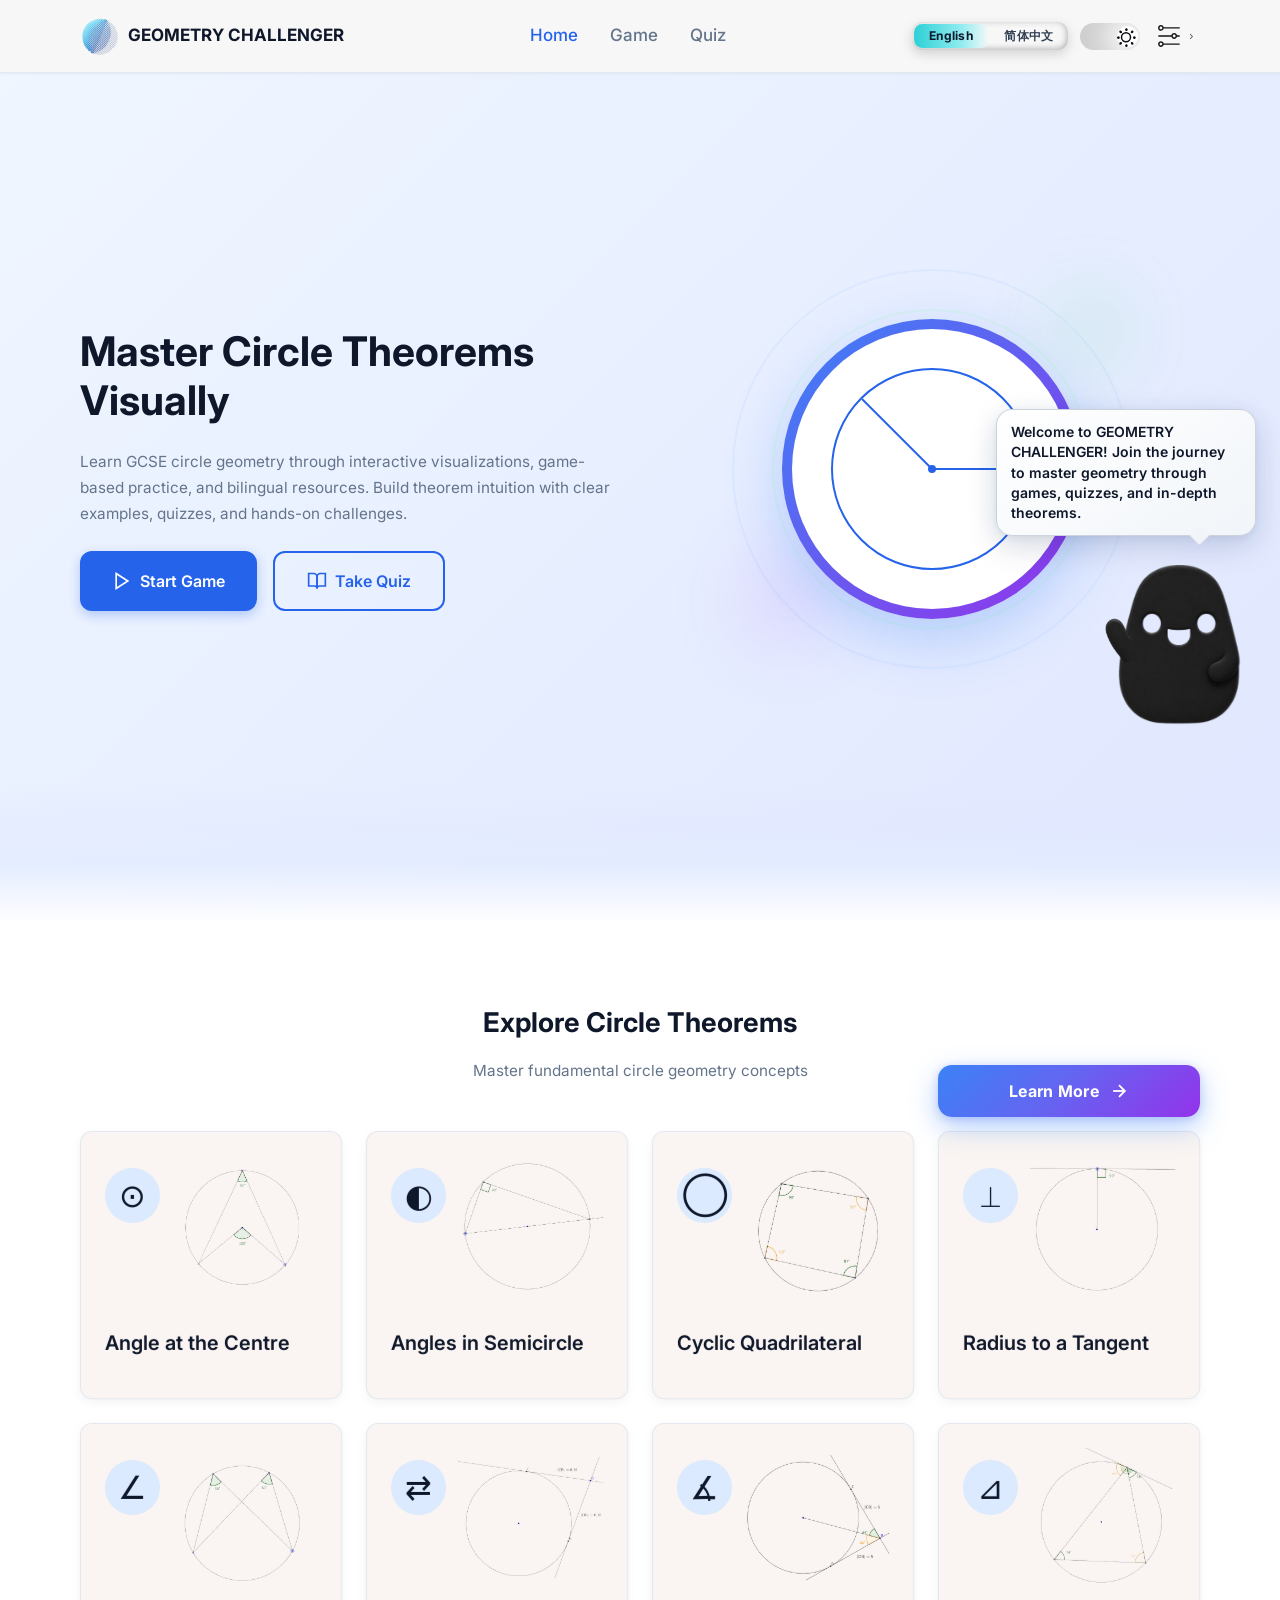
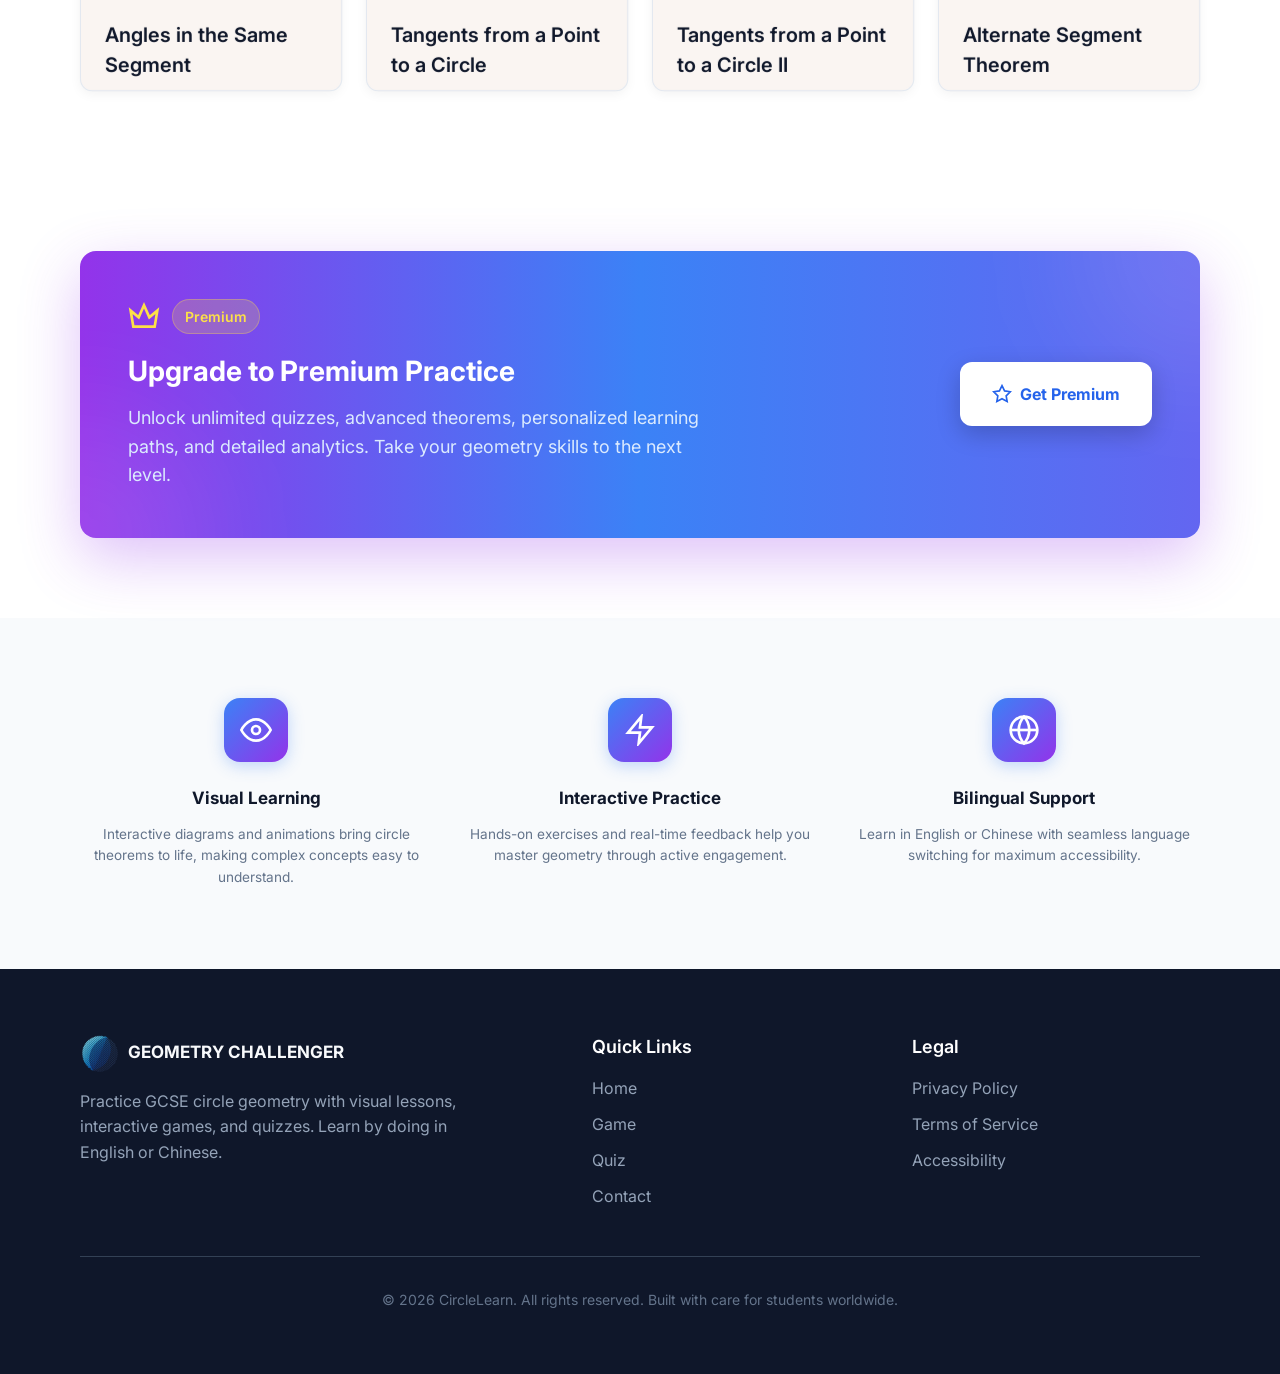
<file: index.html>
<!DOCTYPE html>
<html lang="en">
<head>
    <meta charset="UTF-8">
    <meta name="viewport" content="width=device-width, initial-scale=1.0">
    <title>CircleLearn - Master Circle Theorems Visually</title>
    <link href="https://fonts.googleapis.com/css2?family=Inter:wght@400;500;600;700;800&display=swap" rel="stylesheet">
    <link rel="stylesheet" href="css/reset.css">
    <link rel="stylesheet" href="css/variables.css">
    <link rel="stylesheet" href="css/base.css">
    <link rel="stylesheet" href="css/layout.css">
    <link rel="stylesheet" href="css/components/buttons.css">
    <link rel="stylesheet" href="css/components/cards.css">
    <link rel="stylesheet" href="css/components/forms.css">
    <link rel="stylesheet" href="css/components/widgets.css">
    <link rel="stylesheet" href="css/pages/home.css">
    <link rel="stylesheet" href="css/components/ai-sprite.css">
    <link rel="stylesheet" href="css/components/ai-chat-widget.css">
    <script>
        (function () {
            try {
                if (window.matchMedia('(prefers-reduced-motion: reduce)').matches) return;
                const INTRO_SEEN_KEY = 'circlelearnHomeIntroSeenV1';
                const navEntry = performance.getEntriesByType('navigation')[0];
                const isReload = navEntry && navEntry.type === 'reload';
                const hasSeenIntro = sessionStorage.getItem(INTRO_SEEN_KEY) === '1';
                if (isReload || !hasSeenIntro) {
                    document.documentElement.classList.add('hero-intro-play');
                }
                sessionStorage.setItem(INTRO_SEEN_KEY, '1');
            } catch (e) {}
        })();
    </script>
</head>
<body class="page-scroll-spy">
    <script>
        (function () {
            try {
                if (localStorage.getItem('theme') === 'dark') {
                    document.body.classList.add('dark-mode');
                }
            } catch (e) {}
        })();
    </script>
    <header class="header">
        <div class="container">
            <nav class="nav">
                <a href="#home" class="logo" aria-label="CircleLearn Home">
                    
                    <img src="assets/images/homepage/icon.png" alt="CircleLearn Logo" width="40" height="40">        
                    </img>
                    
                    <span class="logo-text" data-i18n="brand.name">GEOMETRY CHALLENGER</span>
                </a>

                <div class="nav-links">
                    <a href="#home" class="nav-link active" data-i18n="nav.home">Home</a>
                    <a href="game/game.html" class="nav-link" data-i18n="nav.game">Game</a>
                    <a href="quiz/quiz-levels.html" class="nav-link" data-i18n="nav.quiz">Quiz</a>
                </div>

                <div class="nav-actions nav-settings-inline">
                    <!-- From Uiverse.io by xxx --> 
                    <div class="glass-radio-group">
                        <input type="radio" name="langPlan" id="glass-lang-en" checked="" />
                        <label for="glass-lang-en">English</label>

                        <input type="radio" name="langPlan" id="glass-lang-zh" />
                        <label for="glass-lang-zh">简体中文</label>
                      
                        <div class="glass-glider"></div>
                    </div>
                      
                    <div>
                        <label class="switch" for="switch">
                            <input id="switch" type="checkbox" class="circle" />
                            <svg
                                viewBox="0 0 384 512"
                                xmlns="http://www.w3.org/2000/svg"
                                class="moon svg"
                            >
                                <path
                                    d="M223.5 32C100 32 0 132.3 0 256S100 480 223.5 480c60.6 0 115.5-24.2 155.8-63.4c5-4.9 6.3-12.5 3.1-18.7s-10.1-9.7-17-8.5c-9.8 1.7-19.8 2.6-30.1 2.6c-96.9 0-175.5-78.8-175.5-176c0-65.8 36-123.1 89.3-153.3c6.1-3.5 9.2-10.5 7.7-17.3s-7.3-11.9-14.3-12.5c-6.3-.5-12.6-.8-19-.8z"
                                ></path>
                            </svg>
                            <div class="sun svg">
                                <span class="dot"></span>
                            </div>
                        </label>
                    </div>
                    <div class="select nav-contact-select" id="navContactSelect">
                        <button
                            type="button"
                            class="selected"
                            id="navContactSelectToggle"
                            aria-haspopup="true"
                            aria-expanded="false"
                            aria-controls="navContactSelectOptions"
                        >
                            <img src="assets/images/homepage/设置.svg" alt="Settings" class="settings-trigger-icon" />
                            <svg xmlns="http://www.w3.org/2000/svg" viewBox="0 0 512 512" class="settings-trigger-arrow" aria-hidden="true">
                                <path d="M233.4 406.6c12.5 12.5 32.8 12.5 45.3 0l192-192c12.5-12.5 12.5-32.8 0-45.3s-32.8-12.5-45.3 0L256 338.7 86.6 169.4c-12.5-12.5-32.8-12.5-45.3 0s-12.5 32.8 0 45.3l192 192z"></path>
                            </svg>
                        </button>
                        <div class="options" id="navContactSelectOptions">
                            <a href="javascript:void(0)" class="option option-settings" data-i18n="settings.settings">Settings</a>
                            <a href="premium/premium.html" class="option option-support" data-i18n="settings.support">Get premium</a>
                            <a href="contact/contact.html" class="option" data-i18n="settings.contact">Contact Us</a>
                        </div>
                    </div>
                </div>
            </nav>
        </div>
    </header>

    <section class="hero" id="home">
        <div class="container">
            <div class="hero-grid">
                <div class="hero-content">
                    <h1 class="hero-title animate-fade-in" data-i18n="home.hero.title">Master Circle Theorems Visually</h1>
                    <p class="hero-subtitle animate-fade-in-delay-1" data-i18n="home.hero.subtitle">
                        Learn GCSE circle geometry through interactive visualizations, game-based practice, and bilingual resources. Build theorem intuition with clear examples, quizzes, and hands-on challenges.
                    </p>
                    <div class="hero-buttons animate-fade-in-delay-2">
                        <a href="game/game.html" class="btn btn-primary">
                            <svg width="20" height="20" viewBox="0 0 24 24" fill="none" stroke="currentColor" stroke-width="2">
                                <polygon points="5 3 19 12 5 21 5 3"/>
                            </svg>
                            <span data-i18n="home.hero.startGame">Start Game</span>
                        </a>
                        <a href="quiz/quiz-levels.html" class="btn btn-outline">
                            <svg width="20" height="20" viewBox="0 0 24 24" fill="none" stroke="currentColor" stroke-width="2">
                                <path d="M2 3h6a4 4 0 0 1 4 4v14a3 3 0 0 0-3-3H2z"/>
                                <path d="M22 3h-6a4 4 0 0 0-4 4v14a3 3 0 0 1 3-3h7z"/>
                            </svg>
                            <span data-i18n="home.hero.takeQuiz">Take Quiz</span>
                        </a>
                    </div>
                </div>

                <div class="hero-visual">
                    <div class="circle-animation">
                        <div class="rotating-circle-1"></div>
                        <div class="rotating-circle-2"></div>
                        <div class="main-circle-wrap">
                            <button type="button" class="hero-visual-arrow hero-visual-arrow--prev" aria-label="上一张" title="上一张"></button>
                            <div class="main-circle">
                            <div class="inner-circle">
                                <svg class="inner-circle-diagram" width="240" height="240" viewBox="0 0 240 240" aria-hidden="true">
                                    <circle cx="120" cy="120" r="100" fill="none" stroke="currentColor" stroke-width="2" class="animated-path"/>
                                    <line x1="120" y1="120" x2="220" y2="120" stroke="currentColor" stroke-width="2" class="animated-line-1"/>
                                    <line x1="120" y1="120" x2="50" y2="50" stroke="currentColor" stroke-width="2" class="animated-line-2"/>
                                    <circle cx="120" cy="120" r="4" fill="currentColor" class="animated-dot"/>
                                </svg>
                                <img src="assets/images/homepage/pizza.png" alt="Pizza visual" class="inner-circle-image inner-circle-pizza">
                                <img src="assets/images/homepage/甜甜圈.png" alt="Donut visual" class="inner-circle-image inner-circle-donut">
                                <img src="assets/images/homepage/月球.png" alt="Moon visual" class="inner-circle-image inner-circle-moon">
                                <img src="assets/images/homepage/emoji.png" alt="Emoji visual" class="inner-circle-image inner-circle-emoji">
                                <img src="assets/images/homepage/向日葵.png" alt="Sunflower visual" class="inner-circle-image inner-circle-sunflower">
                                <img src="assets/images/homepage/奥利奥.png" alt="Oreo visual" class="inner-circle-image inner-circle-oreo">
                                <img src="assets/images/homepage/小猫.png" alt="Cat visual" class="inner-circle-image inner-circle-cat">
                                <img src="assets/images/homepage/易拉罐.png" alt="Can visual" class="inner-circle-image inner-circle-can">
                                <img src="assets/images/homepage/煎蛋.png" alt="Egg visual" class="inner-circle-image inner-circle-egg">
                                <img src="assets/images/homepage/硬币.png" alt="Coin visual" class="inner-circle-image inner-circle-coin">
                                <img src="assets/images/homepage/面条.png" alt="Noodles visual" class="inner-circle-image inner-circle-noodles">
                            </div>
                            </div>
                            <button type="button" class="hero-visual-arrow hero-visual-arrow--next" aria-label="下一张" title="下一张"></button>
                        </div>
                        <div class="floating-shape floating-shape-1"></div>
                        <div class="floating-shape floating-shape-2"></div>
                    </div>
                </div>
            </div>
        </div>
    </section>

    <section class="theorems-section" id="learn">
        <div class="container">
            <div class="section-header">
                <h2 class="section-title" data-i18n="home.theorem.sectionTitle">Explore Circle Theorems</h2>
                <p class="section-subtitle" data-i18n="home.theorem.sectionSubtitle">Master fundamental circle geometry concepts</p>
            </div>

            <div class="theorem-grid">
                <div class="theorem-card theorem-card--flip">
                    <div class="theorem-card-inner">
                        <div class="theorem-card-face theorem-card-front">
                            <div class="theorem-media">
                                <div class="theorem-icon">⊙</div>
                                <div class="theorem-image">
                                    <img src="assets/images/homepage/Angle at the Centre.png" alt="Angle at the Centre diagram">
                                </div>
                            </div>
                            <h3 class="theorem-title" data-i18n="home.theorem.card.angleCentre">Angle at the Centre</h3>
                            </div>
                        <div class="theorem-card-face theorem-card-back theorem-card-back--v1">
                            <h3 class="theorem-title theorem-title--back" data-i18n="home.theorem.card.angleCentre">Angle at the Centre</h3>
                            <p class="theorem-back-text">The central angle is always twice the angle at the rim for the same arc.</p>
                            <p class="theorem-back-hint">Click again to return</p>
                        </div>
                    </div>
                </div>

                <div class="theorem-card theorem-card--flip">
                    <div class="theorem-card-inner">
                        <div class="theorem-card-face theorem-card-front">
                            <div class="theorem-media">
                                <div class="theorem-icon">◐</div>
                                <div class="theorem-image">
                                    <img src="assets/images/homepage/Angles in Semicircle.png" alt="Angles in Semicircle diagram">
                                </div>
                            </div>
                            <h3 class="theorem-title" data-i18n="home.theorem.card.anglesSemicircle">Angles in Semicircle</h3>
                        </div>
                        <div class="theorem-card-face theorem-card-back theorem-card-back--v2">
                            <h3 class="theorem-title theorem-title--back" data-i18n="home.theorem.card.anglesSemicircle">Angles in Semicircle</h3>
                            <p class="theorem-back-text">Any angle standing on a diameter is a right angle: it is always 90 degrees.</p>
                            <p class="theorem-back-hint">Click again to return</p>
                        </div>
                    </div>
                </div>

                <div class="theorem-card theorem-card--flip">
                    <div class="theorem-card-inner">
                        <div class="theorem-card-face theorem-card-front">
                            <div class="theorem-media">
                                <div class="theorem-icon">◯</div>
                                <div class="theorem-image">
                                    <img src="assets/images/homepage/Cyclic Quadrilateral.png" alt="Cyclic Quadrilateral diagram">
                                </div>
                            </div>
                            <h3 class="theorem-title" data-i18n="home.theorem.card.cyclicQuadrilateral">Cyclic Quadrilateral</h3>
                        </div>
                        <div class="theorem-card-face theorem-card-back theorem-card-back--v3">
                            <h3 class="theorem-title theorem-title--back" data-i18n="home.theorem.card.cyclicQuadrilateral">Cyclic Quadrilateral</h3>
                            <p class="theorem-back-text">In a cyclic quadrilateral, opposite angles are supplementary and add to 180 degrees.</p>
                            <p class="theorem-back-hint">Click again to return</p>
                        </div>
                    </div>
                </div>

                <div class="theorem-card-spotlight">
                    <a href="learn_more/learn_more.html" class="btn-theorem-learn-more">
                        <span data-i18n="home.theorem.learnMore">Learn More</span>
                        <svg width="20" height="20" viewBox="0 0 24 24" fill="none" stroke="currentColor" stroke-width="2.2" aria-hidden="true">
                            <line x1="5" y1="12" x2="19" y2="12"/>
                            <polyline points="12 5 19 12 12 19"/>
                        </svg>
                    </a>
                    <div class="theorem-card theorem-card--flip" id="theorem-radius-tangent">
                        <div class="theorem-card-inner">
                            <div class="theorem-card-face theorem-card-front">
                                <div class="theorem-media">
                                    <div class="theorem-icon">⟂</div>
                                    <div class="theorem-image">
                                        <img src="assets/images/homepage/Radius to a Tangent.png" alt="Radius to a Tangent diagram">
                                    </div>
                                </div>
                                <h3 class="theorem-title" data-i18n="home.theorem.card.radiusTangent">Radius to a Tangent</h3>
                            </div>
                            <div class="theorem-card-face theorem-card-back theorem-card-back--v4">
                                <h3 class="theorem-title theorem-title--back" data-i18n="home.theorem.card.radiusTangent">Radius to a Tangent</h3>
                                <p class="theorem-back-text">A radius to the touching point meets the tangent at exactly 90 degrees.</p>
                                <p class="theorem-back-hint">Click again to return</p>
                            </div>
                        </div>
                    </div>
                </div>

                <div class="theorem-card theorem-card--flip">
                    <div class="theorem-card-inner">
                        <div class="theorem-card-face theorem-card-front">
                            <div class="theorem-media">
                                <div class="theorem-icon">∠</div>
                                <div class="theorem-image">
                                    <img src="assets/images/homepage/Angles in the Same Segment.png" alt="Angles in the Same Segment diagram">
                                </div>
                            </div>
                            <h3 class="theorem-title" data-i18n="home.theorem.card.sameSegment">Angles in the Same Segment</h3>
                        </div>
                        <div class="theorem-card-face theorem-card-back theorem-card-back--v5">
                            <h3 class="theorem-title theorem-title--back" data-i18n="home.theorem.card.short.sameSegment">Same Segment</h3>
                            <p class="theorem-back-text">Angles subtended by the same chord on the same side are equal.</p>
                            <p class="theorem-back-hint">Click again to return</p>
                        </div>
                    </div>
                </div>

                <div class="theorem-card theorem-card--flip">
                    <div class="theorem-card-inner">
                        <div class="theorem-card-face theorem-card-front">
                            <div class="theorem-media">
                                <div class="theorem-icon">⇄</div>
                                <div class="theorem-image">
                                    <img src="assets/images/homepage/Tangents from a Point to a Circle.png" alt="Tangents from a Point to a Circle diagram">
                                </div>
                            </div>
                            <h3 class="theorem-title" data-i18n="home.theorem.card.tangentsPoint">Tangents from a Point to a Circle</h3>
                        </div>
                        <div class="theorem-card-face theorem-card-back theorem-card-back--v6">
                            <h3 class="theorem-title theorem-title--back" data-i18n="home.theorem.card.short.tangentsPoint">Tangents from a Point</h3>
                            <p class="theorem-back-text">Two tangent segments drawn from one external point always have equal length.</p>
                            <p class="theorem-back-hint">Click again to return</p>
                        </div>
                    </div>
                </div>

                <div class="theorem-card theorem-card--flip">
                    <div class="theorem-card-inner">
                        <div class="theorem-card-face theorem-card-front">
                            <div class="theorem-media">
                                <div class="theorem-icon">∡</div>
                                <div class="theorem-image">
                                    <img src="assets/images/homepage/Tangents from a Point to a Circle II.png" alt="Tangents from a Point to a Circle 2 diagram">
                                </div>
                            </div>
                            <h3 class="theorem-title" data-i18n="home.theorem.card.tangentsPoint2">Tangents from a Point to a Circle II</h3>
                        </div>
                        <div class="theorem-card-face theorem-card-back theorem-card-back--v7">
                            <h3 class="theorem-title theorem-title--back" data-i18n="home.theorem.card.short.tangentsPoint2">Tangents from a Point (II)</h3>
                            <p class="theorem-back-text">The line from centre to the external point bisects the angle between the two tangents.</p>
                            <p class="theorem-back-hint">Click again to return</p>
                        </div>
                    </div>
                </div>

                <div class="theorem-card theorem-card--flip">
                    <div class="theorem-card-inner">
                        <div class="theorem-card-face theorem-card-front">
                            <div class="theorem-media">
                                <div class="theorem-icon">⊿</div>
                                <div class="theorem-image">
                                    <img src="assets/images/homepage/Alternate Segment Theorem.png" alt="Alternate Segment Theorem diagram">
                                </div>
                            </div>
                            <h3 class="theorem-title" data-i18n="home.theorem.card.alternateSegment">Alternate Segment Theorem</h3>
                        </div>
                        <div class="theorem-card-face theorem-card-back theorem-card-back--v8">
                            <h3 class="theorem-title theorem-title--back" data-i18n="home.theorem.card.short.alternateSegment">Alternate Segment</h3>
                            <p class="theorem-back-text">The tangent-chord angle equals the angle in the opposite segment of the circle.</p>
                            <p class="theorem-back-hint">Click again to return</p>
                        </div>
                    </div>
                </div>
            </div>
        </div>
    </section>



    <section class="premium-section" id="support-us">
        <div class="container">
            <div class="premium-banner">
                <div class="premium-bg-circle premium-bg-circle-1"></div>
                <div class="premium-bg-circle premium-bg-circle-2"></div>
                <div class="premium-content-wrapper">
                    <div class="premium-content">
                        <div class="premium-header">
                            <svg class="crown-icon" width="32" height="32" viewBox="0 0 24 24" fill="none" stroke="currentColor" stroke-width="2">
                                <path d="M2 8l2 12h16l2-12-6 5-4-9-4 9z"/>
                            </svg>
                            <span class="premium-badge" data-i18n="home.premium.badge">Premium</span>
                        </div>
                        <h2 class="premium-title" data-i18n="home.premium.title">Upgrade to Premium Practice</h2>
                        <p class="premium-description" data-i18n="home.premium.desc">
                            Unlock unlimited quizzes, advanced theorems, personalized learning paths, and detailed analytics. Take your geometry skills to the next level.
                        </p>
                    </div>
                    <div class="premium-action">
                        <a href="premium/premium.html" class="btn btn-premium">
                            <svg width="20" height="20" viewBox="0 0 24 24" fill="none" stroke="currentColor" stroke-width="2">
                                <path d="M12 2l3.09 6.26L22 9.27l-5 4.87 1.18 6.88L12 17.77l-6.18 3.25L7 14.14 2 9.27l6.91-1.01L12 2z"/>
                            </svg>
                            <span data-i18n="home.premium.cta">Get Premium</span>
                        </a>
                    </div>
                </div>
            </div>
        </div>
    </section>

    
    <section class="usp-section">
        <div class="container">
            <div class="usp-grid">
                <div class="usp-item">
                    <div class="usp-icon">
                        <svg width="32" height="32" viewBox="0 0 24 24" fill="none" stroke="currentColor" stroke-width="2">
                            <path d="M1 12s4-8 11-8 11 8 11 8-4 8-11 8-11-8-11-8z"/>
                            <circle cx="12" cy="12" r="3"/>
                        </svg>
                    </div>
                    <h3 class="usp-title" data-i18n="home.usp.visual.title">Visual Learning</h3>
                    <p class="usp-description" data-i18n="home.usp.visual.desc">Interactive diagrams and animations bring circle theorems to life, making complex concepts easy to understand.</p>
                </div>

                <div class="usp-item">
                    <div class="usp-icon">
                        <svg width="32" height="32" viewBox="0 0 24 24" fill="none" stroke="currentColor" stroke-width="2">
                            <polygon points="13 2 3 14 12 14 11 22 21 10 12 10 13 2"/>
                        </svg>
                    </div>
                    <h3 class="usp-title" data-i18n="home.usp.interactive.title">Interactive Practice</h3>
                    <p class="usp-description" data-i18n="home.usp.interactive.desc">Hands-on exercises and real-time feedback help you master geometry through active engagement.</p>
                </div>

                <div class="usp-item">
                    <div class="usp-icon">
                        <svg width="32" height="32" viewBox="0 0 24 24" fill="none" stroke="currentColor" stroke-width="2">
                            <circle cx="12" cy="12" r="10"/>
                            <line x1="2" y1="12" x2="22" y2="12"/>
                            <path d="M12 2a15.3 15.3 0 0 1 4 10 15.3 15.3 0 0 1-4 10 15.3 15.3 0 0 1-4-10 15.3 15.3 0 0 1 4-10z"/>
                        </svg>
                    </div>
                    <h3 class="usp-title" data-i18n="home.usp.bilingual.title">Bilingual Support</h3>
                    <p class="usp-description" data-i18n="home.usp.bilingual.desc">Learn in English or Chinese with seamless language switching for maximum accessibility.</p>
                </div>
            </div>
        </div>
    </section>


    <footer class="footer">
        <div class="container">
            <div class="footer-grid">
                <div class="footer-brand">
                    <a href="#home" class="logo">
                        <img src="assets/images/homepage/icon.png" width="40px" height="40px"></img>
                        <span class="logo-text" data-i18n="brand.name">GEOMETRY CHALLENGER</span>
                    </a>
                    <p class="footer-description" data-i18n="footer.description">
                        Practice GCSE circle geometry with visual lessons, interactive games, and quizzes. Learn by doing in English or Chinese.
                    </p>
                </div>

                <div class="footer-links-section">
                    <h4 class="footer-links-title" data-i18n="footer.quickLinks">Quick Links</h4>
                    <ul class="footer-links">
                        <li><a href="#home" data-i18n="nav.home">Home</a></li>
                        <li><a href="game/game.html" data-i18n="nav.game">Game</a></li>
                        <li><a href="quiz/quiz-levels.html" data-i18n="nav.quiz">Quiz</a></li>
                        <li><a href="contact/contact.html" data-i18n="footer.contact">Contact</a></li>
                    </ul>
                </div>

                <div class="footer-links-section">
                    <h4 class="footer-links-title" data-i18n="footer.legal">Legal</h4>
                    <ul class="footer-links">
                        <li><a href="#privacy" data-i18n="footer.privacy">Privacy Policy</a></li>
                        <li><a href="#terms" data-i18n="footer.terms">Terms of Service</a></li>
                        <li><a href="#accessibility" data-i18n="footer.accessibility">Accessibility</a></li>
                    </ul>
                </div>
            </div>

            <div class="footer-bottom">
                <p class="footer-copyright" data-i18n="footer.copy">
                    © 2026 GEOMETRY CHALLENGER. All rights reserved. Built with care for students worldwide.
                </p>
            </div>
        </div>
    </footer>

    <div
        class="ai-sprite-widget"
        id="aiSpriteWidget"
        data-ai-home="true"
        data-body-smile-tuck-src="assets/images/global/笑容揣手.png"
        hidden
        aria-live="polite"
    >
        <div class="ai-sprite-widget__bubble">
            <p class="ai-sprite-widget__welcome" data-i18n="home.sprite.welcome">
                Welcome to CircleLearn! Explore games, quizzes, and theorems below.
            </p>
        </div>
        <!-- fixed 全宽裁切，与气泡分离定位，避免父级 transform 影响视口裁切 -->
        <div
            class="ai-sprite-widget__sprite-stage"
        >
            <div class="ai-sprite-widget__peek-wrap">
                <div class="ai-sprite-stack">
                    <img
                        class="ai-sprite-widget__body"
                        src="assets/images/global/笑容精灵只有右手.png"
                        alt=""
                        decoding="async"
                    />
                    <div class="ai-sprite-widget__arm-layer" aria-hidden="true">
                        <img
                            class="ai-sprite-widget__arm"
                            src="assets/images/global/左手.png"
                            alt=""
                            decoding="async"
                        />
                    </div>
                </div>
            </div>
        </div>
    </div>

    
    <script src="js/data/site-i18n.js"></script>
    <script src="js/utils.js"></script>
    <script src="js/main.js"></script>
    <script src="js/pages/home.js"></script>
    <script src="js/components/ai-sprite.js"></script>
    <script src="js/components/ai-chat-widget.js"></script>
</body>
</html>
</file>
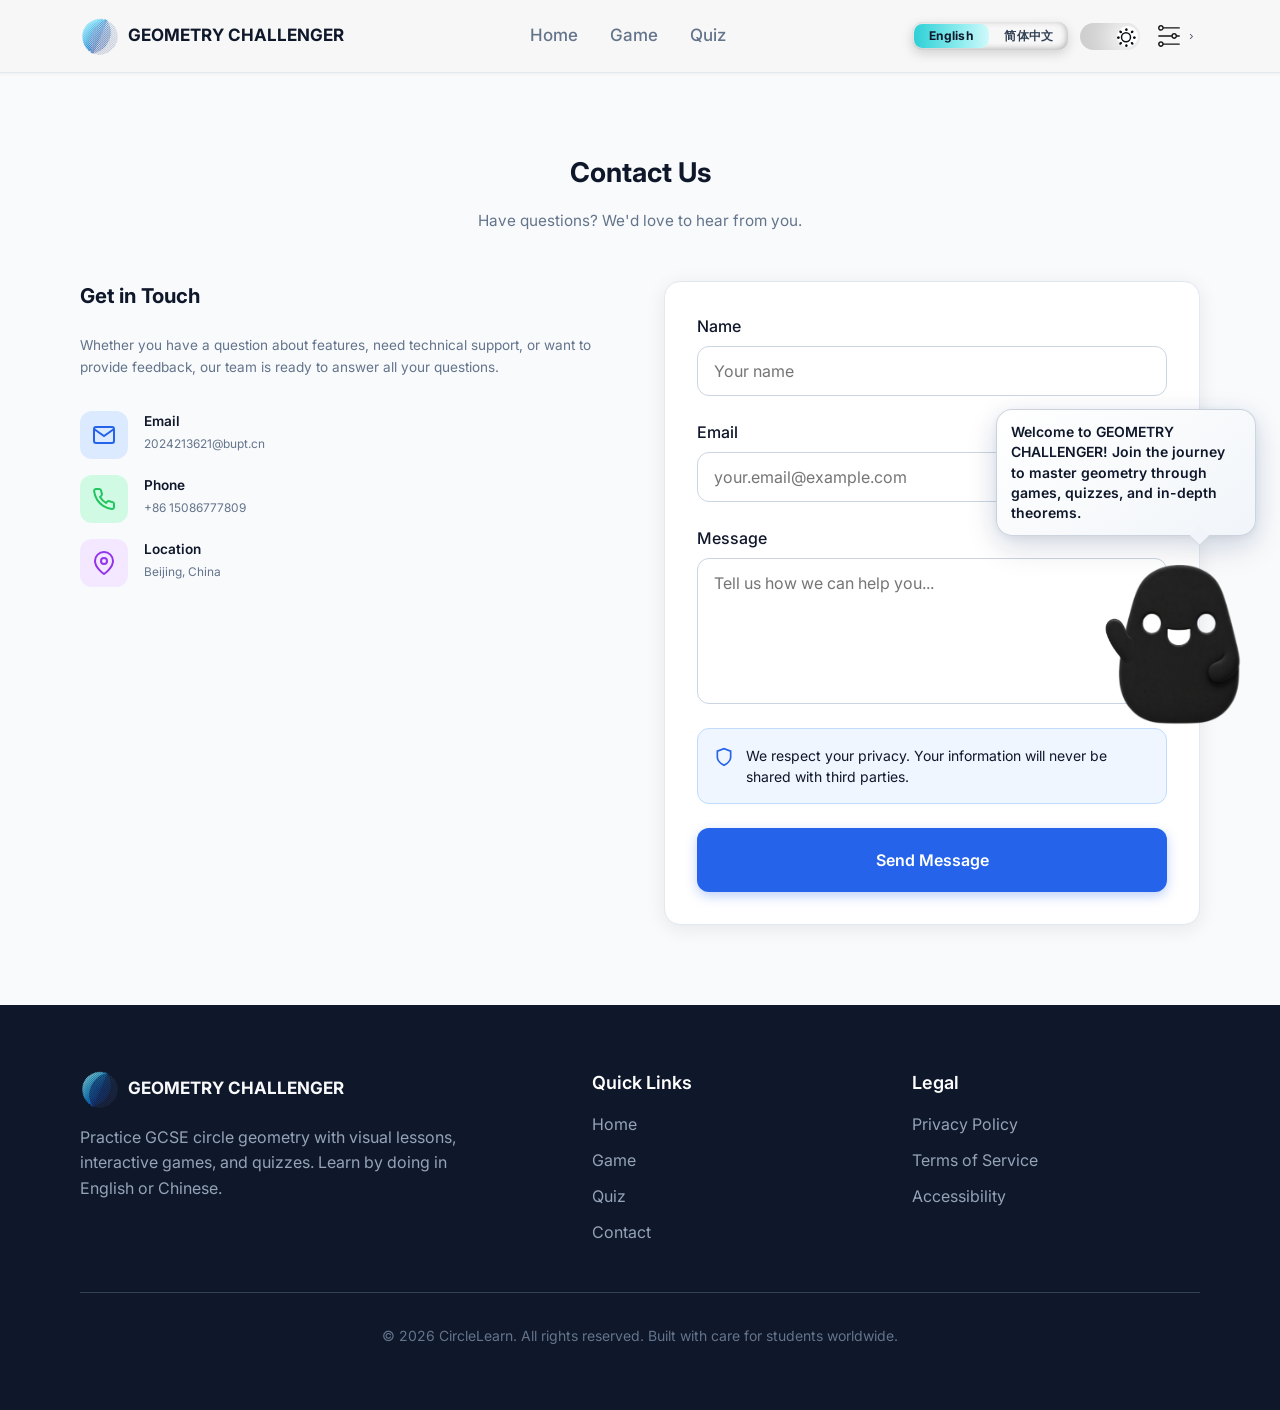
<file: contact/contact.html>
<!DOCTYPE html>
<html lang="en">
<head>
    <meta charset="UTF-8">
    <meta name="viewport" content="width=device-width, initial-scale=1.0">
    <title>Contact - CircleLearn</title>
    <link href="https://fonts.googleapis.com/css2?family=Inter:wght@400;500;600;700;800&display=swap" rel="stylesheet">
    <link rel="stylesheet" href="../css/reset.css">
    <link rel="stylesheet" href="../css/variables.css">
    <link rel="stylesheet" href="../css/base.css">
    <link rel="stylesheet" href="../css/layout.css">
    <link rel="stylesheet" href="../css/components/buttons.css">
    <link rel="stylesheet" href="../css/components/forms.css">
    <link rel="stylesheet" href="../css/components/ai-sprite.css">
    <link rel="stylesheet" href="../css/components/ai-chat-widget.css">
    <link rel="stylesheet" href="../css/pages/contact.css">
</head>
<body>
    <script>
        (function () {
            try {
                if (localStorage.getItem('theme') === 'dark') {
                    document.body.classList.add('dark-mode');
                }
            } catch (e) {}
        })();
    </script>
    <header class="header">
        <div class="container">
            <nav class="nav">
                <a href="../index.html#home" class="logo" aria-label="CircleLearn Home">
                    <img src="../assets/images/homepage/icon.png" width="40px" height="40px"></img>
                    <span class="logo-text" data-i18n="brand.name">GEOMETRY CHALLENGER</span>
                </a>

                <div class="nav-links">
                    <a href="../index.html#home" class="nav-link" data-i18n="nav.home">Home</a>
                    
                    <a href="../game/game.html" class="nav-link" data-i18n="nav.game">Game</a>
                    <a href="../quiz/quiz.html" class="nav-link" data-i18n="nav.quiz">Quiz</a>
                    
                </div>

                <div class="nav-actions nav-settings-inline">
                    <div class="glass-radio-group">
                        <input type="radio" name="langPlan" id="glass-lang-en" checked="" />
                        <label for="glass-lang-en">English</label>

                        <input type="radio" name="langPlan" id="glass-lang-zh" />
                        <label for="glass-lang-zh">简体中文</label>

                        <div class="glass-glider"></div>
                    </div>

                    <div>
                        <label class="switch" for="switch">
                            <input id="switch" type="checkbox" class="circle" />
                            <svg viewBox="0 0 384 512" xmlns="http://www.w3.org/2000/svg" class="moon svg">
                                <path d="M223.5 32C100 32 0 132.3 0 256S100 480 223.5 480c60.6 0 115.5-24.2 155.8-63.4c5-4.9 6.3-12.5 3.1-18.7s-10.1-9.7-17-8.5c-9.8 1.7-19.8 2.6-30.1 2.6c-96.9 0-175.5-78.8-175.5-176c0-65.8 36-123.1 89.3-153.3c6.1-3.5 9.2-10.5 7.7-17.3s-7.3-11.9-14.3-12.5c-6.3-.5-12.6-.8-19-.8z"></path>
                            </svg>
                            <div class="sun svg">
                                <span class="dot"></span>
                            </div>
                        </label>
                    </div>
                    <div class="select nav-contact-select" id="navContactSelect">
                        <button
                            type="button"
                            class="selected"
                            id="navContactSelectToggle"
                            aria-haspopup="true"
                            aria-expanded="false"
                            aria-controls="navContactSelectOptions"
                        >
                            <img src="../assets/images/homepage/设置.svg" alt="Settings" class="settings-trigger-icon" />
                            <svg xmlns="http://www.w3.org/2000/svg" viewBox="0 0 512 512" class="settings-trigger-arrow" aria-hidden="true">
                                <path d="M233.4 406.6c12.5 12.5 32.8 12.5 45.3 0l192-192c12.5-12.5 12.5-32.8 0-45.3s-32.8-12.5-45.3 0L256 338.7 86.6 169.4c-12.5-12.5-32.8-12.5-45.3 0s-12.5 32.8 0 45.3l192 192z"></path>
                            </svg>
                        </button>
                        <div class="options" id="navContactSelectOptions">
                            <a href="javascript:void(0)" class="option option-settings" data-i18n="settings.settings">Settings</a>
                            <a href="contact.html" class="option" data-i18n="settings.contact">Contact Us</a>
                            <a href="../premium/premium.html" class="option option-support" data-i18n="settings.support">Support Us</a>
                        </div>
                    </div>
                </div>
            </nav>
        </div>
    </header>

    <section class="contact-section" id="contact">
        <div class="container">
            <div class="section-header">
                <h2 class="section-title" data-i18n="contact.title">Contact Us</h2>
                <p class="section-subtitle" data-i18n="contact.subtitle">Have questions? We'd love to hear from you.</p>
            </div>

            <div class="contact-grid">
                <div class="contact-info">
                    <h3 class="contact-info-title" data-i18n="contact.info.title">Get in Touch</h3>
                    <p class="contact-info-text" data-i18n="contact.info.text">
                        Whether you have a question about features, need technical support, or want to provide feedback, our team is ready to answer all your questions.
                    </p>

                    <div class="contact-items">
                        <div class="contact-item">
                            <div class="contact-item-icon contact-item-icon-blue">
                                <svg width="24" height="24" viewBox="0 0 24 24" fill="none" stroke="currentColor" stroke-width="2">
                                    <path d="M4 4h16c1.1 0 2 .9 2 2v12c0 1.1-.9 2-2 2H4c-1.1 0-2-.9-2-2V6c0-1.1.9-2 2-2z"/>
                                    <polyline points="22,6 12,13 2,6"/>
                                </svg>
                            </div>
                            <div class="contact-item-content">
                                <h4 class="contact-item-title" data-i18n="contact.info.email.label">Email</h4>
                                <p class="contact-item-text" data-i18n="contact.info.email.value">2024213621@bupt.cn</p>
                            </div>
                        </div>

                        <div class="contact-item">
                            <div class="contact-item-icon contact-item-icon-green">
                                <svg width="24" height="24" viewBox="0 0 24 24" fill="none" stroke="currentColor" stroke-width="2">
                                    <path d="M22 16.92v3a2 2 0 0 1-2.18 2 19.79 19.79 0 0 1-8.63-3.07 19.5 19.5 0 0 1-6-6 19.79 19.79 0 0 1-3.07-8.67A2 2 0 0 1 4.11 2h3a2 2 0 0 1 2 1.72 12.84 12.84 0 0 0 .7 2.81 2 2 0 0 1-.45 2.11L8.09 9.91a16 16 0 0 0 6 6l1.27-1.27a2 2 0 0 1 2.11-.45 12.84 12.84 0 0 0 2.81.7A2 2 0 0 1 22 16.92z"/>
                                </svg>
                            </div>
                            <div class="contact-item-content">
                                <h4 class="contact-item-title" data-i18n="contact.info.phone.label">Phone</h4>
                                <p class="contact-item-text" data-i18n="contact.info.phone.value">+86 15086777809</p>
                            </div>
                        </div>

                        <div class="contact-item">
                            <div class="contact-item-icon contact-item-icon-purple">
                                <svg width="24" height="24" viewBox="0 0 24 24" fill="none" stroke="currentColor" stroke-width="2">
                                    <path d="M21 10c0 7-9 13-9 13s-9-6-9-13a9 9 0 0 1 18 0z"/>
                                    <circle cx="12" cy="10" r="3"/>
                                </svg>
                            </div>
                            <div class="contact-item-content">
                                <h4 class="contact-item-title" data-i18n="contact.info.location.label">Location</h4>
                                <p class="contact-item-text" data-i18n="contact.info.location.value">Beijing, China</p>
                            </div>
                        </div>
                    </div>
                </div>

                <div class="contact-form-container">
                    <form class="contact-form">
                        <div class="form-group">
                            <label for="name" class="form-label" data-i18n="contact.form.name">Name</label>
                            <input type="text" id="name" name="name" class="form-input" data-i18n-placeholder="contact.form.placeholder.name" placeholder="Your name" autocomplete="name" required>
                        </div>

                        <div class="form-group">
                            <label for="email" class="form-label" data-i18n="contact.form.email">Email</label>
                            <input type="email" id="email" name="email" class="form-input" data-i18n-placeholder="contact.form.placeholder.email" placeholder="your.email@example.com" autocomplete="email" required>
                        </div>

                        <div class="form-group">
                            <label for="message" class="form-label" data-i18n="contact.form.message">Message</label>
                            <textarea id="message" name="message" class="form-textarea" rows="5" data-i18n-placeholder="contact.form.placeholder.message" placeholder="Tell us how we can help you..." required></textarea>
                        </div>

                        <div class="privacy-notice">
                            <svg width="20" height="20" viewBox="0 0 24 24" fill="none" stroke="currentColor" stroke-width="2">
                                <path d="M12 22s8-4 8-10V5l-8-3-8 3v7c0 6 8 10 8 10z"/>
                            </svg>
                            <p data-i18n="contact.privacy">We respect your privacy. Your information will never be shared with third parties.</p>
                        </div>

                        <button type="submit" class="btn btn-primary-full" data-i18n="contact.send">Send Message</button>
                    </form>
                </div>
            </div>
        </div>
    </section>

    <footer class="footer">
        <div class="container">
            <div class="footer-grid">
                <div class="footer-brand">
                    <a href="../index.html#home" class="logo">
                        <img src="../assets/images/homepage/icon.png" width="40px" height="40px"></img>
                        <span class="logo-text" data-i18n="brand.name">GEOMETRY CHALLENGER</span>
                    </a>
                    <p class="footer-description" data-i18n="footer.description">
                        Practice GCSE circle geometry with visual lessons, interactive games, and quizzes. Learn by doing in English or Chinese.
                    </p>
                </div>

                <div class="footer-links-section">
                    <h4 class="footer-links-title" data-i18n="footer.quickLinks">Quick Links</h4>
                    <ul class="footer-links">
                        <li><a href="../index.html#home" data-i18n="nav.home">Home</a></li>
                        <li><a href="../game/game.html" data-i18n="nav.game">Game</a></li>
                        <li><a href="../quiz/quiz-levels.html" data-i18n="nav.quiz">Quiz</a></li>
                        <li><a href="contact.html" data-i18n="footer.contact">Contact</a></li>
                    </ul>
                </div>

                <div class="footer-links-section">
                    <h4 class="footer-links-title" data-i18n="footer.legal">Legal</h4>
                    <ul class="footer-links">
                        <li><a href="../index.html#privacy" data-i18n="footer.privacy">Privacy Policy</a></li>
                        <li><a href="../index.html#terms" data-i18n="footer.terms">Terms of Service</a></li>
                        <li><a href="../index.html#accessibility" data-i18n="footer.accessibility">Accessibility</a></li>
                    </ul>
                </div>
            </div>

            <div class="footer-bottom">
                <p class="footer-copyright" data-i18n="footer.copy">
                    © 2026 CircleLearn. All rights reserved. Built with care for students worldwide.
                </p>
            </div>
        </div>
    </footer>

    <div
        class="ai-sprite-widget"
        id="aiSpriteWidget"
        data-body-smile-tuck-src="../assets/images/global/笑容揣手.png"
        hidden
        aria-live="polite"
    >
        <div class="ai-sprite-widget__bubble">
            <p class="ai-sprite-widget__welcome" data-i18n="home.sprite.welcome">
                Welcome to CircleLearn! Explore games, quizzes, and theorems below.
            </p>
        </div>
        <div class="ai-sprite-widget__sprite-stage">
            <div class="ai-sprite-widget__peek-wrap">
                <div class="ai-sprite-stack">
                    <img
                        class="ai-sprite-widget__body"
                        src="../assets/images/global/笑容精灵只有右手.png"
                        alt=""
                        decoding="async"
                    />
                    <div class="ai-sprite-widget__arm-layer" aria-hidden="true">
                        <img
                            class="ai-sprite-widget__arm"
                            src="../assets/images/global/左手.png"
                            alt=""
                            decoding="async"
                        />
                    </div>
                </div>
            </div>
        </div>
    </div>

    <script src="../js/data/site-i18n.js"></script>
    <script src="../js/utils.js"></script>
    <script src="../js/main.js"></script>
    <script src="../js/pages/contact.js"></script>
    <script src="../js/components/ai-sprite.js"></script>
    <script src="../js/components/ai-chat-widget.js"></script>
</body>
</html>
</file>
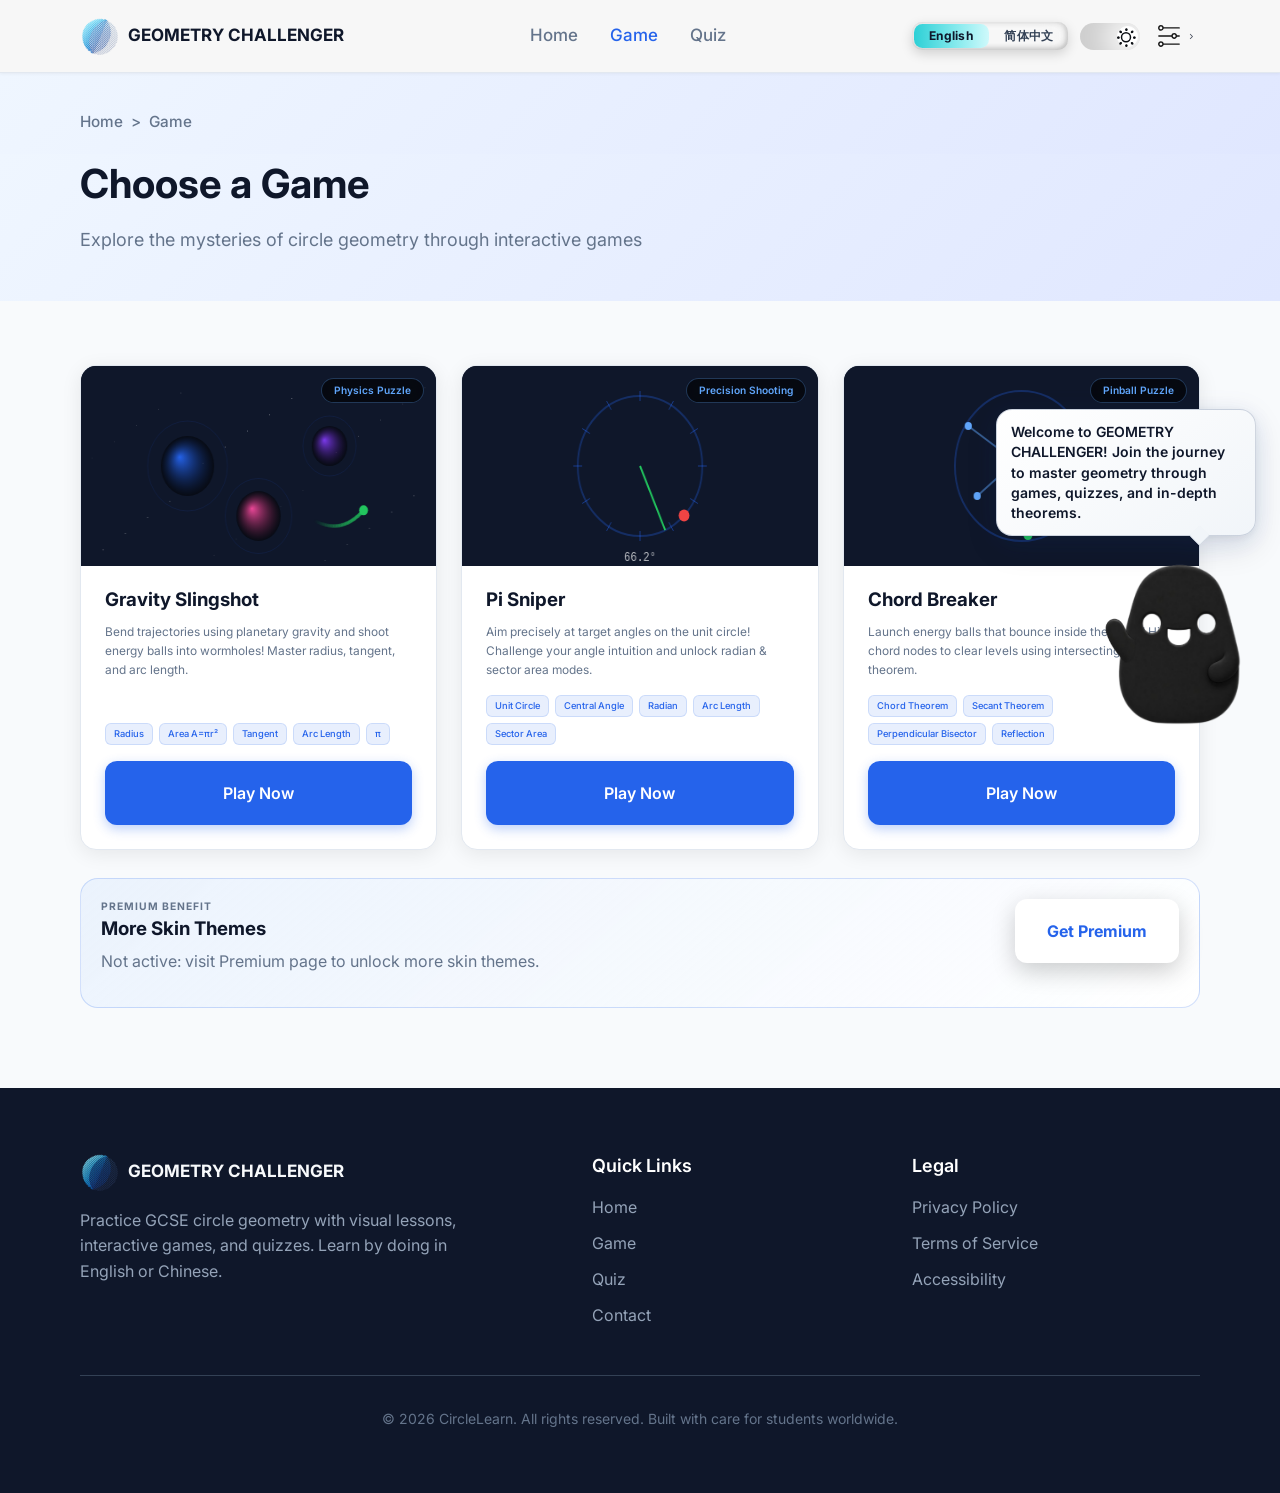
<file: game/game.html>
<!DOCTYPE html>
<html lang="en">

<head>
    <meta charset="UTF-8">
    <meta name="viewport" content="width=device-width, initial-scale=1.0">
    <title>Game - CircleLearn</title>
    <link href="https://fonts.googleapis.com/css2?family=Inter:wght@400;500;600;700;800&display=swap" rel="stylesheet">
    <link rel="stylesheet" href="../css/reset.css">
    <link rel="stylesheet" href="../css/variables.css">
    <link rel="stylesheet" href="../css/base.css">
    <link rel="stylesheet" href="../css/layout.css">
    <link rel="stylesheet" href="../css/components/buttons.css">
    <link rel="stylesheet" href="../css/components/ai-sprite.css">
    <link rel="stylesheet" href="../css/components/ai-chat-widget.css">
    <link rel="stylesheet" href="../css/pages/game.css">
    <link rel="stylesheet" href="../css/pages/pi-sniper.css">
    <link rel="stylesheet" href="../css/pages/gravity-slingshot.css">
    <link rel="stylesheet" href="../css/pages/chord-breaker.css">
</head>

<body>
    <script>
        (function () {
            try {
                if (localStorage.getItem('theme') === 'dark') {
                    document.body.classList.add('dark-mode');
                }
            } catch (e) {}
        })();
    </script>
    <header class="header">
        <div class="container">
            <nav class="nav">
                <a href="../index.html#home" class="logo" aria-label="CircleLearn Home">
                    <img src="../assets/images/homepage/icon.png" width="40px" height="40px"></img>
                    <span class="logo-text" data-i18n="brand.name">GEOMETRY CHALLENGER</span>
                </a>

                <div class="nav-links">
                    <a href="../index.html#home" class="nav-link" data-i18n="nav.home">Home</a>
                    <a href="game.html" class="nav-link active" data-i18n="nav.game">Game</a>
                    <a href="../quiz/quiz-levels.html" class="nav-link" data-i18n="nav.quiz">Quiz</a>
                </div>

                <div class="nav-actions nav-settings-inline">
                    <div class="glass-radio-group">
                        <input type="radio" name="langPlan" id="glass-lang-en" checked="" />
                        <label for="glass-lang-en">English</label>

                        <input type="radio" name="langPlan" id="glass-lang-zh" />
                        <label for="glass-lang-zh">简体中文</label>

                        <div class="glass-glider"></div>
                    </div>

                    <div>
                        <label class="switch" for="switch">
                            <input id="switch" type="checkbox" class="circle" />
                            <svg
                                viewBox="0 0 384 512"
                                xmlns="http://www.w3.org/2000/svg"
                                class="moon svg"
                            >
                                <path
                                    d="M223.5 32C100 32 0 132.3 0 256S100 480 223.5 480c60.6 0 115.5-24.2 155.8-63.4c5-4.9 6.3-12.5 3.1-18.7s-10.1-9.7-17-8.5c-9.8 1.7-19.8 2.6-30.1 2.6c-96.9 0-175.5-78.8-175.5-176c0-65.8 36-123.1 89.3-153.3c6.1-3.5 9.2-10.5 7.7-17.3s-7.3-11.9-14.3-12.5c-6.3-.5-12.6-.8-19-.8z">
                                </path>
                            </svg>
                            <div class="sun svg">
                                <span class="dot"></span>
                            </div>
                        </label>
                    </div>
                    <div class="select nav-contact-select" id="navContactSelect">
                        <button type="button" class="selected" id="navContactSelectToggle" aria-haspopup="true"
                            aria-expanded="false" aria-controls="navContactSelectOptions">
                            <img src="../assets/images/homepage/设置.svg" alt="Settings" class="settings-trigger-icon" />
                            <svg xmlns="http://www.w3.org/2000/svg" viewBox="0 0 512 512" class="settings-trigger-arrow" aria-hidden="true">
                                <path d="M233.4 406.6c12.5 12.5 32.8 12.5 45.3 0l192-192c12.5-12.5 12.5-32.8 0-45.3s-32.8-12.5-45.3 0L256 338.7 86.6 169.4c-12.5-12.5-32.8-12.5-45.3 0s-12.5 32.8 0 45.3l192 192z"></path>
                            </svg>
                        </button>
                        <div class="options" id="navContactSelectOptions">
                            <a href="javascript:void(0)" class="option option-settings" data-i18n="settings.settings">Settings</a>
                            <a href="../contact/contact.html" class="option" data-i18n="settings.contact">Contact Us</a>
                            <a href="../premium/premium.html" class="option option-support"
                                data-i18n="settings.support">Support Us</a>
                        </div>
                    </div>
                </div>
            </nav>
        </div>
    </header>

    <section class="page-breadcrumb-row">
        <div class="container">
            <nav class="learn-breadcrumb" aria-label="Breadcrumb">
                <a href="../index.html#home" data-i18n="nav.home">Home</a>
                <span class="learn-breadcrumb-sep" aria-hidden="true">&gt;</span>
                <a href="javascript:void(0)" class="learn-breadcrumb-sep" aria-current="page" data-i18n="nav.game">Game</a>
            </nav>
        </div>
    </section>

    <section class="page-subhero" id="gameMenuHero">
        <div class="container">
            <h1 class="page-subhero-title" data-game-i18n="game.select.title">Choose a Game</h1>
            <p class="page-subhero-lead" data-game-i18n="game.select.subtitle">Explore the mysteries of circle geometry
                through interactive games</p>
        </div>
    </section>

    <main class="page-content" id="gameMenuMain">
        <div class="container">
            <div class="game-grid">
                <div class="game-card" id="cardSlingshot">
                    <div class="game-card-preview">
                        <canvas id="previewSlingshot"></canvas>
                        <span class="game-card-tag" data-game-i18n="game.slingshot.tag">Physics Puzzle</span>
                    </div>
                    <div class="game-card-info">
                        <h3 data-game-i18n="game.slingshot.name">Gravity Slingshot</h3>
                        <p data-game-i18n="game.slingshot.desc">Bend trajectories using planetary gravity and shoot
                            energy balls into wormholes! Master radius, tangent, and arc length.</p>
                        <div class="game-knowledge-tags">
                            <span class="knowledge-tag" data-game-i18n="game.knowledge.radius">Radius</span>
                            <span class="knowledge-tag" data-game-i18n="game.knowledge.area">Area A=πr²</span>
                            <span class="knowledge-tag" data-game-i18n="game.knowledge.tangent">Tangent</span>
                            <span class="knowledge-tag" data-game-i18n="game.knowledge.arcLength">Arc Length</span>
                            <span class="knowledge-tag" data-game-i18n="game.knowledge.pi">π</span>
                        </div>
                        <button type="button" class="btn btn-primary btn-primary-full game-play-btn"
                            id="btnPlaySlingshot" data-game-i18n="game.play">Play Now</button>
                    </div>
                </div>

                <div class="game-card" id="cardSniper">
                    <div class="game-card-preview">
                        <canvas id="previewSniper"></canvas>
                        <span class="game-card-tag" data-game-i18n="game.sniper.tag">Precision Shooting</span>
                    </div>
                    <div class="game-card-info">
                        <h3 data-game-i18n="game.sniper.name">Pi Sniper</h3>
                        <p data-game-i18n="game.sniper.desc">Aim precisely at target angles on the unit circle!
                            Challenge your angle intuition and unlock radian & sector area modes.</p>
                        <div class="game-knowledge-tags">
                            <span class="knowledge-tag" data-game-i18n="game.knowledge.unitCircle">Unit Circle</span>
                            <span class="knowledge-tag" data-game-i18n="game.knowledge.centralAngle">Central Angle</span>
                            <span class="knowledge-tag" data-game-i18n="game.knowledge.radian">Radian</span>
                            <span class="knowledge-tag" data-game-i18n="game.knowledge.arcLength">Arc Length</span>
                            <span class="knowledge-tag" data-game-i18n="game.knowledge.sectorArea">Sector Area</span>
                        </div>
                        <button type="button" class="btn btn-primary btn-primary-full game-play-btn" id="btnPlaySniper"
                            data-game-i18n="game.play">Play Now</button>
                    </div>
                </div>

                <div class="game-card" id="cardChord">
                    <div class="game-card-preview">
                        <canvas id="previewChord"></canvas>
                        <span class="game-card-tag" data-game-i18n="game.chord.tag">Pinball Puzzle</span>
                    </div>
                    <div class="game-card-info">
                        <h3 data-game-i18n="game.chord.name">Chord Breaker</h3>
                        <p data-game-i18n="game.chord.desc">Launch energy balls that bounce inside the circle! Hit chord
                            nodes to clear levels using intersecting chords theorem.</p>
                        <div class="game-knowledge-tags">
                            <span class="knowledge-tag" data-game-i18n="game.knowledge.chordTheorem">Chord Theorem</span>
                            <span class="knowledge-tag" data-game-i18n="game.knowledge.secantTheorem">Secant Theorem</span>
                            <span class="knowledge-tag" data-game-i18n="game.knowledge.perpendicularBisector">Perpendicular Bisector</span>
                            <span class="knowledge-tag" data-game-i18n="game.knowledge.reflection">Reflection</span>
                        </div>
                        <button type="button" class="btn btn-primary btn-primary-full game-play-btn" id="btnPlayChord"
                            data-game-i18n="game.play">Play Now</button>
                    </div>
                </div>
            </div>
            <section class="premium-skin-lab" id="premiumSkinLab">
                <div class="premium-skin-lab__header">
                    <div>
                        <p class="premium-skin-lab__badge" data-game-i18n="game.premium.badge">Premium Benefit</p>
                        <h3 data-game-i18n="game.premium.title">更多游戏皮肤主题</h3>
                        <p id="premiumSkinStatus" data-game-i18n="game.premium.status.locked">开通会员后可使用更多皮肤主题。</p>
                    </div>
                    <a href="../premium/premium.html" class="btn btn-premium" id="premiumUnlockCta" data-game-i18n="game.premium.unlock">去开通</a>
                </div>
            </section>
        </div>
    </main>

    <div class="game-page-view" id="sniperView" style="display:none;">
        <div class="game-header-bar">
            <div class="game-header-left">
                <button type="button" class="btn btn-outline game-back-btn" id="sniperBackBtn">
                    <svg width="16" height="16" viewBox="0 0 24 24" fill="none" stroke="currentColor" stroke-width="2">
                        <path d="M19 12H5M12 19l-7-7 7-7" />
                    </svg>
                    <span data-game-i18n="sniper.backToMenu">Back to Menu</span>
                </button>
                <span class="game-header-title" data-game-i18n="sniper.title">Pi Sniper</span>
            </div>
            <div class="game-header-stats">
                <div class="game-stat">
                    <span class="game-stat-label" data-game-i18n="sniper.score">Score</span>
                    <span class="game-stat-value" id="sniperScore">0</span>
                </div>
                <div class="game-stat">
                    <span class="game-stat-label" data-game-i18n="sniper.combo">Combo</span>
                    <span class="game-stat-value" id="sniperCombo">0</span>
                </div>
                <div class="game-stat">
                    <span class="game-stat-label" data-game-i18n="sniper.time">Time</span>
                    <span class="game-stat-value" id="sniperTime">60</span>
                </div>
            </div>
        </div>
        <div class="game-canvas-wrapper">
            <canvas id="sniperCanvas"></canvas>
        </div>
        <div class="game-knowledge-tip" id="sniperKnowledgeTip">
            <span class="knowledge-tip-label">💡</span>
            <span id="sniperKnowledgeText">Unit Circle: A circle with radius 1</span>
        </div>
        <div class="game-overlay" id="sniperStartOverlay">
            <div class="game-overlay-panel">
                <div style="display: flex; justify-content: space-between; align-items: center; margin-bottom: 20px;">
                    <h2 data-game-i18n="sniper.title" style="margin: 0;">Pi Sniper</h2>
                    <button type="button" class="btn btn-outline" id="sniperBackFromStartBtn"
                        style="padding: 6px 12px; min-width: auto; font-size: 0.9rem; margin-top: -10px; margin-right: -10px;">
                        ⬅ 返回
                    </button>
                </div>
                <p class="game-overlay-desc" data-game-i18n="game.sniper.desc">Aim precisely at target angles on the
                    unit circle!</p>
                <button type="button" class="btn btn-primary btn-primary-full" id="sniperStartBtn"
                    data-game-i18n="sniper.start">Start</button>
                <div class="game-overlay-buttons" style="margin-top:12px;">
                    <button type="button" class="btn btn-outline" id="sniperAchievementBtn" style="flex:1;">🏆
                        成就</button>
                    <button type="button" class="btn btn-outline" id="sniperSkinBtn" style="flex:1;">🎨 皮肤</button>
                    <button type="button" class="btn btn-outline" id="sniperRecordBtn" style="flex:1;">📊 记录</button>
                </div>
            </div>
        </div>

        <!-- 成就面板 -->
        <div class="game-overlay" id="sniperAchievementOverlay" style="display:none;">
            <div class="game-overlay-panel sniper-feature-panel">
                <div class="sniper-feature-header">
                    <h2>🏆 成就 (Achievements)</h2>
                    <button type="button" class="btn-icon" id="sniperAchievementCloseBtn">✕</button>
                </div>
                <div class="sniper-feature-content" id="sniperAchievementList">
                    <!-- JS 渲染成就卡片 -->
                </div>
            </div>
        </div>

        <!-- 皮肤面板 -->
        <div class="game-overlay" id="sniperSkinOverlay" style="display:none;">
            <div class="game-overlay-panel sniper-feature-panel">
                <div class="sniper-feature-header">
                    <h2>🎨 皮肤 (Skins)</h2>
                    <button type="button" class="btn-icon" id="sniperSkinCloseBtn">✕</button>
                </div>
                <div class="sniper-skin-tabs" id="sniperSkinTabs">
                    <button class="skin-tab active" data-target="crosshair">准星</button>
                    <button class="skin-tab" data-target="lineColor">颜色</button>
                    <button class="skin-tab" data-target="circleStyle">单位圆</button>
                    <button class="skin-tab" data-target="particle">粒子</button>
                    <button class="skin-tab" data-target="background">背景</button>
                </div>
                <div class="sniper-feature-content" id="sniperSkinList">
                    <!-- JS 渲染皮肤卡片 -->
                </div>
            </div>
        </div>

        <!-- 成就详情面板 -->
        <div class="game-overlay" id="sniperAchievementDetailOverlay" style="display:none; z-index: 300;">
            <div class="game-overlay-panel sniper-feature-panel" style="max-width: 400px; text-align: center;">
                <div class="sniper-feature-header">
                    <h2>成就详情</h2>
                    <button type="button" class="btn-icon" id="sniperAchievementDetailCloseBtn">✕</button>
                </div>
                <div class="sniper-feature-content">
                    <div class="detail-icon" id="sniperAchievementDetailIcon"
                        style="font-size: 4rem; margin-bottom: 16px;">🏆</div>
                    <h3 id="sniperAchievementDetailName" style="font-size: 1.5rem; margin-bottom: 8px; color: #fff;">
                        成就名称</h3>
                    <p id="sniperAchievementDetailDesc" style="color: #cbd5e1; line-height: 1.6; margin-bottom: 24px;">
                        成就描述内容</p>
                    <div class="progress-container"
                        style="background: rgba(15, 23, 42, 0.5); padding: 16px; border-radius: 8px;">
                        <div
                            style="display: flex; justify-content: space-between; margin-bottom: 8px; color: #fff; font-size: 0.9rem;">
                            <span>进度</span>
                            <span id="sniperAchievementDetailProgressText">0/1</span>
                        </div>
                        <div class="progress-bar-bg"
                            style="width: 100%; height: 8px; background: rgba(255, 255, 255, 0.1); border-radius: 4px; overflow: hidden;">
                            <div id="sniperAchievementDetailProgressBar"
                                style="height: 100%; width: 0%; background: var(--primary); transition: width 0.3s;">
                            </div>
                        </div>
                    </div>
                </div>
            </div>
        </div>

        <!-- 皮肤详情面板 -->
        <div class="game-overlay" id="sniperSkinDetailOverlay" style="display:none; z-index: 300;">
            <div class="game-overlay-panel sniper-feature-panel" style="max-width: 400px; text-align: center;">
                <div class="sniper-feature-header">
                    <h2>皮肤详情</h2>
                    <button type="button" class="btn-icon" id="sniperSkinDetailCloseBtn">✕</button>
                </div>
                <div class="sniper-feature-content">
                    <div class="detail-preview"
                        style="width: 160px; height: 160px; margin: 0 auto 16px; background: rgba(15, 23, 42, 0.8); border-radius: 12px; border: 1px solid rgba(255,255,255,0.1); display: flex; align-items: center; justify-content: center; overflow: hidden; position: relative;">
                        <canvas id="sniperSkinPreviewCanvas" width="160" height="160"></canvas>
                    </div>
                    <h3 id="sniperSkinDetailName" style="font-size: 1.5rem; margin-bottom: 8px; color: #fff;">皮肤名称</h3>
                    <p id="sniperSkinDetailDesc" style="color: #cbd5e1; line-height: 1.6; margin-bottom: 24px;">解锁条件描述
                    </p>
                    <div class="progress-container"
                        style="background: rgba(15, 23, 42, 0.5); padding: 16px; border-radius: 8px;">
                        <div
                            style="display: flex; justify-content: space-between; margin-bottom: 8px; color: #fff; font-size: 0.9rem;">
                            <span>进度</span>
                            <span id="sniperSkinDetailProgressText">0/1</span>
                        </div>
                        <div class="progress-bar-bg"
                            style="width: 100%; height: 8px; background: rgba(255, 255, 255, 0.1); border-radius: 4px; overflow: hidden;">
                            <div id="sniperSkinDetailProgressBar"
                                style="height: 100%; width: 0%; background: var(--primary); transition: width 0.3s;">
                            </div>
                        </div>
                    </div>
                    <div style="margin-top: 24px;">
                        <button type="button" class="btn btn-primary btn-primary-full" id="sniperSkinDetailEquipBtn"
                            style="display:none;">穿戴</button>
                        <button type="button" class="btn btn-outline btn-primary-full" id="sniperSkinDetailEquippedBtn"
                            disabled style="display:none; opacity: 0.5; cursor: default;">已装备</button>
                    </div>
                </div>
            </div>
        </div>

        <!-- 记录面板 -->
        <div class="game-overlay" id="sniperRecordOverlay" style="display:none;">
            <div class="game-overlay-panel sniper-feature-panel">
                <div class="sniper-feature-header">
                    <h2>📊 记录 (Records)</h2>
                    <button type="button" class="btn-icon" id="sniperRecordCloseBtn">✕</button>
                </div>
                <div class="sniper-feature-content" id="sniperRecordGrid">
                    <!-- JS 渲染记录卡片 -->
                </div>
            </div>
        </div>

        <div class="game-overlay" id="sniperEndOverlay" style="display:none;">
            <div class="game-overlay-panel">
                <h2 data-game-i18n="sniper.gameOver">Game Over</h2>
                <div class="game-final-score" id="sniperFinalScore">0</div>
                <p class="game-record-badge" id="sniperRecordBadge" style="display:none;"
                    data-game-i18n="sniper.newRecord">New Record!</p>
                <div class="game-overlay-buttons">
                    <button type="button" class="btn btn-primary" id="sniperReportBtn"
                        data-game-i18n="sniper.report.viewReport">View Report</button>
                    <button type="button" class="btn btn-primary" id="sniperRestartBtn"
                        data-game-i18n="sniper.restart">Restart</button>
                    <button type="button" class="btn btn-outline" id="sniperMenuBtn"
                        data-game-i18n="sniper.backToMenu">Back to Menu</button>
                </div>
            </div>
        </div>
        <!-- 练习报告弹窗 -->
        <div class="game-overlay" id="sniperReportOverlay" style="display:none;">
            <div class="game-overlay-panel" style="max-width:420px;text-align:left;">
                <h2 data-game-i18n="sniper.report.title" style="text-align:center;margin-bottom:16px;">Session Report
                </h2>
                <div id="sniperReportContent" style="font-size:14px;line-height:1.8;color:#CBD5E1;"></div>
                <div class="game-overlay-buttons" style="margin-top:16px;">
                    <button type="button" class="btn btn-primary" id="sniperReportCloseBtn"
                        data-game-i18n="sniper.report.close">Close</button>
                </div>
            </div>
        </div>
    </div>

    <div class="game-page-view" id="slingshotView" style="display:none;">
        <div class="game-header-bar">
            <div class="game-header-left">
                <button type="button" class="btn btn-outline game-back-btn" id="slingshotBackBtn">
                    <svg width="16" height="16" viewBox="0 0 24 24" fill="none" stroke="currentColor" stroke-width="2">
                        <path d="M19 12H5M12 19l-7-7 7-7" />
                    </svg>
                    <span data-game-i18n="slingshot.backToMenu">Back to Menu</span>
                </button>
                <button type="button" class="btn btn-outline game-header-btn" id="slingshotQuickRetryBtn">
                    <svg width="16" height="16" viewBox="0 0 24 24" fill="none" stroke="currentColor" stroke-width="2">
                        <path d="M3 12a9 9 0 1 0 9-9 9.75 9.75 0 0 0-6.74 2.74L3 8" />
                        <path d="M3 3v5h5" />
                    </svg>
                    <span data-game-i18n="slingshot.retry">Retry</span>
                </button>
                <span class="game-header-title" data-game-i18n="slingshot.title">Gravity Slingshot</span>
            </div>
            <div class="game-header-stats">
                <div class="game-stat">
                    <span class="game-stat-label" data-game-i18n="slingshot.level">Level</span>
                    <span class="game-stat-value" id="slingshotLevel">1</span>
                </div>
                <div class="game-stat">
                    <span class="game-stat-label" data-game-i18n="slingshot.shots">Shots</span>
                    <span class="game-stat-value" id="slingshotShots">0</span>
                </div>
                <div class="game-stat">
                    <span class="game-stat-label" data-game-i18n="slingshot.best">Best</span>
                    <span class="game-stat-value" id="slingshotBest">-</span>
                </div>
            </div>
        </div>
        <div class="game-canvas-wrapper">
            <canvas id="slingshotCanvas"></canvas>
        </div>
        <div class="game-knowledge-tip" id="slingshotKnowledgeTip">
            <span class="knowledge-tip-label">💡</span>
            <span id="slingshotKnowledgeText">Radius (r): Planet size determines gravity strength</span>
        </div>

        <!-- 高层级的游戏内 Toast -->
        <div id="slingshotToast"
            style="position: absolute; top: 20px; left: 50%; transform: translateX(-50%) translateY(-100%); opacity: 0; background: rgba(30, 41, 59, 0.95); border: 1.5px solid rgba(255, 255, 255, 0.2); border-radius: 8px; padding: 12px 20px; display: flex; align-items: center; gap: 12px; z-index: 1000; transition: all 0.3s cubic-bezier(0.175, 0.885, 0.32, 1.275); pointer-events: none; box-shadow: 0 10px 25px -5px rgba(0, 0, 0, 0.5), 0 8px 10px -6px rgba(0, 0, 0, 0.1); width: max-content; min-width: 250px;">
            <span id="slingshotToastIcon" style="font-size: 1.5rem;">🏆</span>
            <span id="slingshotToastText"
                style="color: #F8FAFC; font-weight: bold; font-family: Inter, sans-serif; font-size: 1rem;"></span>
        </div>

        <div class="game-overlay" id="slingshotStartOverlay">
            <div class="game-overlay-panel">
                <div style="display: flex; justify-content: space-between; align-items: center; margin-bottom: 20px;">
                    <h2 data-game-i18n="slingshot.title" style="margin: 0;">Gravity Slingshot</h2>
                    <button type="button" class="btn btn-outline" id="slingshotBackFromStartBtn"
                        style="padding: 6px 12px; min-width: auto; font-size: 0.9rem; margin-top: -10px; margin-right: -10px;">
                        ⬅ 返回
                    </button>
                </div>
                <p class="game-overlay-desc" data-game-i18n="game.slingshot.desc">Navigate your spaceship through
                    gravitational fields to reach the target.</p>
                <button type="button" class="btn btn-primary btn-primary-full" id="slingshotStartBtn"
                    data-game-i18n="slingshot.start">Start</button>
                <div class="game-overlay-buttons" style="margin-top:12px;">
                    <button type="button" class="btn btn-outline" id="slingshotAchievementBtn" style="flex:1;">🏆 <span
                            data-game-i18n="slingshot.achievements">成就</span></button>
                    <button type="button" class="btn btn-outline" id="slingshotSkinBtn" style="flex:1;">🎨 <span
                            data-game-i18n="slingshot.skins">皮肤</span></button>
                </div>
                <div class="game-overlay-buttons" style="margin-top:12px;">
                    <button type="button" class="btn btn-outline" id="slingshotSelectLevelBtn"
                        style="flex:1; width: 100%;">🎛️ <span
                            data-game-i18n="slingshot.selectLevel">选择关卡</span></button>
                </div>
            </div>
        </div>

        <div class="game-overlay" id="slingshotLevelSelectOverlay" style="display:none;">
            <div class="game-overlay-panel">
                <div style="display: flex; justify-content: space-between; align-items: center; margin-bottom: 20px;">
                    <h2 data-game-i18n="slingshot.selectLevel" style="margin: 0;">Select Level</h2>
                    <button type="button" class="btn btn-outline" id="slingshotCloseLevelSelectBtn"
                        style="padding: 6px 12px; min-width: auto; font-size: 0.9rem; margin-top: -10px; margin-right: -10px;">
                        ✕
                    </button>
                </div>
                <div class="level-select-container">
                    <div class="level-select-grid">
                        <button type="button" class="btn btn-outline slingshot-level-btn level-btn"
                            data-level="0">1</button>
                        <button type="button" class="btn btn-outline slingshot-level-btn level-btn"
                            data-level="1">2</button>
                        <button type="button" class="btn btn-outline slingshot-level-btn level-btn"
                            data-level="2">3</button>
                        <button type="button" class="btn btn-outline slingshot-level-btn level-btn"
                            data-level="3">4</button>
                        <button type="button" class="btn btn-outline slingshot-level-btn level-btn"
                            data-level="4">5</button>
                        <button type="button" class="btn btn-outline slingshot-level-btn level-btn"
                            data-level="5">6</button>
                        <button type="button" class="btn btn-outline slingshot-level-btn level-btn"
                            data-level="6">7</button>
                        <button type="button" class="btn btn-outline slingshot-level-btn level-btn"
                            data-level="7">8</button>
                        <button type="button" class="btn btn-outline slingshot-level-btn level-btn"
                            data-level="8">9</button>
                        <button type="button" class="btn btn-outline slingshot-level-btn level-btn"
                            data-level="9">10</button>
                        <button type="button" class="btn btn-outline slingshot-level-btn level-btn"
                            data-level="10">11</button>
                        <button type="button" class="btn btn-outline slingshot-level-btn level-btn"
                            data-level="11">12</button>
                    </div>
                </div>
            </div>
        </div>
        <div class="game-overlay" id="slingshotWinOverlay" style="display:none;">
            <div class="game-overlay-panel">
                <h2 data-game-i18n="slingshot.win">Target Hit!</h2>
                <div class="game-stars" id="slingshotStars">⭐⭐⭐</div>
                <div class="game-overlay-buttons">
                    <button type="button" class="btn btn-primary" id="slingshotNextBtn"
                        data-game-i18n="slingshot.next">Next Level</button>
                    <button type="button" class="btn btn-outline" id="slingshotRetryBtn"
                        data-game-i18n="slingshot.retry">Retry</button>
                    <button type="button" class="btn btn-outline" id="slingshotMenuBtn"
                        data-game-i18n="slingshot.backToMenu">Back to Menu</button>
                </div>
            </div>
        </div>

        <div class="game-overlay" id="slingshotCompleteOverlay" style="display:none;">
            <div class="game-overlay-panel">
                <h2 data-game-i18n="slingshot.congrats">Congratulations!</h2>
                <p data-game-i18n="slingshot.finalDesc" style="margin-bottom: 20px;">You have completed all Gravity
                    Slingshot levels.</p>
                <div class="game-stats" style="margin-bottom: 20px; display: flex; justify-content: space-around;">
                    <div class="game-stat">
                        <span class="game-stat-label" data-game-i18n="slingshot.totalShots">Total Shots</span>
                        <span class="game-stat-value" id="completeTotalShots">0</span>
                    </div>
                    <div class="game-stat">
                        <span class="game-stat-label" data-game-i18n="slingshot.totalStars">Total Stars</span>
                        <span class="game-stat-value" id="completeTotalStars">0</span>
                    </div>
                </div>
                <div class="game-overlay-buttons">
                    <button type="button" class="btn btn-primary" id="slingshotCompleteBtn"
                        data-game-i18n="slingshot.backToMenu">Back to Menu</button>
                </div>
            </div>
        </div>

        <!-- 成就面板 -->
        <div class="game-overlay" id="slingshotAchievementOverlay" style="display:none;">
            <div class="game-overlay-panel sniper-feature-panel">
                <div class="sniper-feature-header">
                    <h2>🏆 <span data-game-i18n="slingshot.achievements">Achievements</span></h2>
                    <button type="button" class="btn-icon" id="slingshotAchievementCloseBtn">✕</button>
                </div>
                <div class="sniper-feature-content" id="slingshotAchievementList">
                    <!-- JS 渲染成就卡片 -->
                </div>
            </div>
        </div>

        <!-- 皮肤面板 -->
        <div class="game-overlay" id="slingshotSkinOverlay" style="display:none;">
            <div class="game-overlay-panel sniper-feature-panel">
                <div class="sniper-feature-header">
                    <h2>🎨 <span data-game-i18n="slingshot.skins">Skins</span></h2>
                    <button type="button" class="btn-icon" id="slingshotSkinCloseBtn">✕</button>
                </div>
                <div class="sniper-skin-tabs" id="slingshotSkinTabs">
                    <button class="skin-tab active" data-target="ball" data-game-i18n="slingshot.skin.ball">能量球</button>
                    <button class="skin-tab" data-target="wormhole" data-game-i18n="slingshot.skin.wormhole">虫洞</button>
                    <button class="skin-tab" data-target="planet" data-game-i18n="slingshot.skin.planet">星球</button>
                </div>
                <div class="sniper-feature-content" id="slingshotSkinList">
                    <!-- JS 渲染皮肤卡片 -->
                </div>
            </div>
        </div>

        <!-- 成就详情面板 -->
        <div class="game-overlay" id="slingshotAchievementDetailOverlay" style="display:none; z-index: 300;">
            <div class="game-overlay-panel sniper-feature-panel" style="max-width: 400px; text-align: center;">
                <div class="sniper-feature-header">
                    <h2 data-game-i18n="slingshot.achievementDetail">成就详情</h2>
                    <button type="button" class="btn-icon" id="slingshotAchievementDetailCloseBtn">✕</button>
                </div>
                <div class="sniper-feature-content">
                    <div class="detail-icon" id="slingshotAchievementDetailIcon"
                        style="font-size: 4rem; margin-bottom: 16px;">🏆</div>
                    <h3 id="slingshotAchievementDetailName" style="font-size: 1.5rem; margin-bottom: 8px; color: #fff;">
                        成就名称</h3>
                    <p id="slingshotAchievementDetailDesc"
                        style="color: #cbd5e1; line-height: 1.6; margin-bottom: 24px;">
                        成就描述内容</p>
                    <div class="progress-container"
                        style="background: rgba(15, 23, 42, 0.5); padding: 16px; border-radius: 8px;">
                        <div
                            style="display: flex; justify-content: space-between; margin-bottom: 8px; color: #fff; font-size: 0.9rem;">
                            <span data-game-i18n="slingshot.progress">进度</span>
                            <span id="slingshotAchievementDetailProgressText">0/1</span>
                        </div>
                        <div class="progress-bar-bg"
                            style="width: 100%; height: 8px; background: rgba(255, 255, 255, 0.1); border-radius: 4px; overflow: hidden;">
                            <div id="slingshotAchievementDetailProgressBar"
                                style="height: 100%; width: 0%; background: var(--primary); transition: width 0.3s;">
                            </div>
                        </div>
                    </div>
                </div>
            </div>
        </div>

        <!-- 皮肤详情面板 -->
        <div class="game-overlay" id="slingshotSkinDetailOverlay" style="display:none; z-index: 300;">
            <div class="game-overlay-panel sniper-feature-panel" style="max-width: 400px; text-align: center;">
                <div class="sniper-feature-header">
                    <h2 data-game-i18n="slingshot.skinDetail">皮肤详情</h2>
                    <button type="button" class="btn-icon" id="slingshotSkinDetailCloseBtn">✕</button>
                </div>
                <div class="sniper-feature-content">
                    <div class="detail-preview"
                        style="width: 160px; height: 160px; margin: 0 auto 16px; background: rgba(15, 23, 42, 0.8); border-radius: 12px; border: 1px solid rgba(255,255,255,0.1); display: flex; align-items: center; justify-content: center; overflow: hidden; position: relative;">
                        <canvas id="slingshotSkinPreviewCanvas" width="160" height="160"></canvas>
                    </div>
                    <h3 id="slingshotSkinDetailName" style="font-size: 1.5rem; margin-bottom: 8px; color: #fff;">皮肤名称
                    </h3>
                    <p id="slingshotSkinDetailDesc" style="color: #cbd5e1; line-height: 1.6; margin-bottom: 24px;">
                        解锁条件描述
                    </p>
                    <div class="progress-container"
                        style="background: rgba(15, 23, 42, 0.5); padding: 16px; border-radius: 8px;">
                        <div
                            style="display: flex; justify-content: space-between; margin-bottom: 8px; color: #fff; font-size: 0.9rem;">
                            <span data-game-i18n="slingshot.progress">进度</span>
                            <span id="slingshotSkinDetailProgressText">0/1</span>
                        </div>
                        <div class="progress-bar-bg"
                            style="width: 100%; height: 8px; background: rgba(255, 255, 255, 0.1); border-radius: 4px; overflow: hidden;">
                            <div id="slingshotSkinDetailProgressBar"
                                style="height: 100%; width: 0%; background: var(--primary); transition: width 0.3s;">
                            </div>
                        </div>
                    </div>
                    <div style="margin-top: 24px;">
                        <button type="button" class="btn btn-primary btn-primary-full" id="slingshotSkinDetailEquipBtn"
                            style="display:none;" data-game-i18n="slingshot.equip">穿戴</button>
                    </div>
                </div>
            </div>
        </div>
    </div>


    <div class="game-page-view" id="chordView" style="display:none;">
        <div class="game-header-bar">
            <div class="game-header-left">
                <button type="button" class="btn btn-outline game-back-btn" id="chordBackBtn">
                    <svg width="16" height="16" viewBox="0 0 24 24" fill="none" stroke="currentColor" stroke-width="2">
                        <path d="M19 12H5M12 19l-7-7 7-7" />
                    </svg>
                    <span data-game-i18n="chord.backToMenu">Back to Menu</span>
                </button>
                <button type="button" class="btn btn-outline game-header-btn" id="chordQuickRetryBtn">
                    <svg width="16" height="16" viewBox="0 0 24 24" fill="none" stroke="currentColor" stroke-width="2">
                        <path d="M3 12a9 9 0 1 0 9-9 9.75 9.75 0 0 0-6.74 2.74L3 8" />
                        <path d="M3 3v5h5" />
                    </svg>
                    <span data-game-i18n="chord.retry">Retry</span>
                </button>
                <span class="game-header-title" data-game-i18n="chord.title">Chord Breaker</span>
            </div>
            <div class="game-header-stats">
                <div class="game-stat">
                    <span class="game-stat-label" data-game-i18n="chord.level">Level</span>
                    <span class="game-stat-value" id="chordLevel">1</span>
                </div>
                <div class="game-stat">
                    <span class="game-stat-label" data-game-i18n="chord.shots">Shots</span>
                    <span class="game-stat-value" id="chordShots">0</span>
                </div>
                <div class="game-stat">
                    <span class="game-stat-label" data-game-i18n="chord.nodes">Nodes</span>
                    <span class="game-stat-value" id="chordNodes">0</span>
                </div>
            </div>
        </div>
        <div class="game-canvas-wrapper">
            <canvas id="chordCanvas"></canvas>
        </div>
        <div class="game-knowledge-tip" id="chordKnowledgeTip">
            <span class="knowledge-tip-label">💡</span>
            <span id="chordKnowledgeText">Chord Theorem: PA × PB = PC × PD</span>
        </div>
        <!-- 高层级的游戏内 Toast -->
        <div id="chordToast"
            style="position: absolute; top: 20px; left: 50%; transform: translateX(-50%) translateY(-100%); opacity: 0; background: rgba(30, 41, 59, 0.95); border: 1.5px solid rgba(255, 255, 255, 0.2); border-radius: 8px; padding: 12px 20px; display: flex; align-items: center; gap: 12px; z-index: 1000; transition: all 0.3s cubic-bezier(0.175, 0.885, 0.32, 1.275); pointer-events: none; box-shadow: 0 10px 25px -5px rgba(0, 0, 0, 0.5), 0 8px 10px -6px rgba(0, 0, 0, 0.1); width: max-content; min-width: 250px;">
            <span id="chordToastIcon" style="font-size: 1.5rem;">🏆</span>
            <span id="chordToastText"
                style="color: #F8FAFC; font-weight: bold; font-family: Inter, sans-serif; font-size: 1rem;"></span>
        </div>

        <div class="game-overlay" id="chordStartOverlay">
            <div class="game-overlay-panel">
                <div style="display: flex; justify-content: space-between; align-items: center; margin-bottom: 20px;">
                    <h2 data-game-i18n="chord.title" style="margin: 0;">Chord Breaker</h2>
                    <button type="button" class="btn btn-outline" id="chordBackFromStartBtn"
                        style="padding: 6px 12px; min-width: auto; font-size: 0.9rem; margin-top: -10px; margin-right: -10px;">
                        ⬅ 返回
                    </button>
                </div>
                <p class="game-overlay-desc" data-game-i18n="game.chord.desc">Launch energy balls that bounce inside the
                    circle!</p>
                <button type="button" class="btn btn-primary btn-primary-full" id="chordStartBtn"
                    data-game-i18n="chord.start">Start</button>
                <div class="game-overlay-buttons" style="margin-top:12px;">
                    <button type="button" class="btn btn-outline" id="chordAchievementBtn" style="flex:1;">🏆 <span
                            data-game-i18n="chord.achievements">成就</span></button>
                    <button type="button" class="btn btn-outline" id="chordSkinBtn" style="flex:1;">🎨 <span
                            data-game-i18n="chord.skins">皮肤</span></button>
                </div>
                <div class="game-overlay-buttons" style="margin-top:12px;">
                    <button type="button" class="btn btn-outline" id="chordSelectLevelBtn"
                        style="flex:1; width: 100%;">🎛️ <span data-game-i18n="chord.selectLevel">选择关卡</span></button>
                </div>
            </div>
        </div>

        <div class="game-overlay" id="chordLevelSelectOverlay" style="display:none;">
            <div class="game-overlay-panel">
                <div style="display: flex; justify-content: space-between; align-items: center; margin-bottom: 20px;">
                    <h2 data-game-i18n="chord.selectLevel" style="margin: 0;">Select Level</h2>
                    <button type="button" class="btn btn-outline" id="chordCloseLevelSelectBtn"
                        style="padding: 6px 12px; min-width: auto; font-size: 0.9rem; margin-top: -10px; margin-right: -10px;">
                        ✕
                    </button>
                </div>
                <div class="level-select-container">
                    <div class="level-select-grid">
                        <button type="button" class="btn btn-outline chord-level-btn level-btn"
                            data-level="0">1</button>
                        <button type="button" class="btn btn-outline chord-level-btn level-btn"
                            data-level="1">2</button>
                        <button type="button" class="btn btn-outline chord-level-btn level-btn"
                            data-level="2">3</button>
                        <button type="button" class="btn btn-outline chord-level-btn level-btn"
                            data-level="3">4</button>
                        <button type="button" class="btn btn-outline chord-level-btn level-btn"
                            data-level="4">5</button>
                        <button type="button" class="btn btn-outline chord-level-btn level-btn"
                            data-level="5">6</button>
                        <button type="button" class="btn btn-outline chord-level-btn level-btn"
                            data-level="6">7</button>
                        <button type="button" class="btn btn-outline chord-level-btn level-btn"
                            data-level="7">8</button>
                        <button type="button" class="btn btn-outline chord-level-btn level-btn"
                            data-level="8">9</button>
                        <button type="button" class="btn btn-outline chord-level-btn level-btn"
                            data-level="9">10</button>
                        <button type="button" class="btn btn-outline chord-level-btn level-btn"
                            data-level="10">11</button>
                        <button type="button" class="btn btn-outline chord-level-btn level-btn"
                            data-level="11">12</button>
                    </div>
                </div>
            </div>
        </div>
        <div class="game-overlay" id="chordWinOverlay" style="display:none;">
            <div class="game-overlay-panel">
                <h2 data-game-i18n="chord.win">Level Clear!</h2>
                <div class="game-stars" id="chordStars">⭐⭐⭐</div>
                <div class="game-overlay-buttons">
                    <button type="button" class="btn btn-primary" id="chordNextBtn" data-game-i18n="chord.next">Next
                        Level</button>
                    <button type="button" class="btn btn-outline" id="chordRetryBtn"
                        data-game-i18n="chord.retry">Retry</button>
                    <button type="button" class="btn btn-outline" id="chordMenuBtn"
                        data-game-i18n="chord.backToMenu">Back to Menu</button>
                </div>
            </div>
        </div>
        <div class="game-overlay" id="chordFinalOverlay" style="display:none;">
            <div class="game-overlay-panel">
                <h2 data-game-i18n="chord.finalCongrats">Congratulations!</h2>
                <p class="game-overlay-desc" data-game-i18n="chord.finalDesc">You have completed all levels.</p>
                <div class="game-final-score" id="chordFinalScore">0 / 36 ★</div>
                <div class="game-stars" id="chordFinalStars">⭐⭐⭐</div>
                <div class="game-overlay-buttons">
                    <button type="button" class="btn btn-primary" id="chordReplayAllBtn"
                        data-game-i18n="chord.playAgain">Play Again</button>
                    <button type="button" class="btn btn-outline" id="chordFinalMenuBtn"
                        data-game-i18n="chord.backToMenu">Back to Menu</button>
                </div>
            </div>
        </div>

        <!-- 成就面板 -->
        <div class="game-overlay" id="chordAchievementOverlay" style="display:none;">
            <div class="game-overlay-panel sniper-feature-panel">
                <div class="sniper-feature-header">
                    <h2>🏆 <span data-game-i18n="chord.achievements">Achievements</span></h2>
                    <button type="button" class="btn-icon" id="chordAchievementCloseBtn">✕</button>
                </div>
                <div class="sniper-feature-content" id="chordAchievementList">
                    <!-- JS 渲染成就卡片 -->
                </div>
            </div>
        </div>

        <!-- 皮肤面板 -->
        <div class="game-overlay" id="chordSkinOverlay" style="display:none;">
            <div class="game-overlay-panel sniper-feature-panel">
                <div class="sniper-feature-header">
                    <h2>🎨 <span data-game-i18n="chord.skins">Skins</span></h2>
                    <button type="button" class="btn-icon" id="chordSkinCloseBtn">✕</button>
                </div>
                <div class="sniper-skin-tabs" id="chordSkinTabs">
                    <button class="skin-tab active" data-target="ball" data-game-i18n="chord.skin.balls">能量球皮肤</button>
                    <button class="skin-tab" data-target="skin" data-game-i18n="chord.skin.skins">弦界皮肤</button>
                </div>
                <div class="sniper-feature-content" id="chordSkinList">
                    <!-- JS 渲染皮肤卡片 -->
                </div>
            </div>
        </div>

        <!-- 成就详情面板 -->
        <div class="game-overlay" id="chordAchievementDetailOverlay" style="display:none; z-index: 300;">
            <div class="game-overlay-panel sniper-feature-panel" style="max-width: 400px; text-align: center;">
                <div class="sniper-feature-header">
                    <h2 data-game-i18n="chord.achievementDetail">成就详情</h2>
                    <button type="button" class="btn-icon" id="chordAchievementDetailCloseBtn">✕</button>
                </div>
                <div class="sniper-feature-content">
                    <div class="detail-icon" id="chordAchievementDetailIcon"
                        style="font-size: 4rem; margin-bottom: 16px;">🏆</div>
                    <h3 id="chordAchievementDetailName" style="font-size: 1.5rem; margin-bottom: 8px; color: #fff;">
                        成就名称</h3>
                    <p id="chordAchievementDetailDesc" style="color: #cbd5e1; line-height: 1.6; margin-bottom: 24px;">
                        成就描述内容</p>
                    <div class="progress-container"
                        style="background: rgba(15, 23, 42, 0.5); padding: 16px; border-radius: 8px;">
                        <div
                            style="display: flex; justify-content: space-between; margin-bottom: 8px; color: #fff; font-size: 0.9rem;">
                            <span data-game-i18n="chord.progress">进度</span>
                            <span id="chordAchievementDetailProgressText">0/1</span>
                        </div>
                        <div class="progress-bar-bg"
                            style="width: 100%; height: 8px; background: rgba(255, 255, 255, 0.1); border-radius: 4px; overflow: hidden;">
                            <div id="chordAchievementDetailProgressBar"
                                style="height: 100%; width: 0%; background: var(--primary); transition: width 0.3s;">
                            </div>
                        </div>
                    </div>
                </div>
            </div>
        </div>

        <!-- 皮肤详情面板 -->
        <div class="game-overlay" id="chordSkinDetailOverlay" style="display:none; z-index: 300;">
            <div class="game-overlay-panel sniper-feature-panel" style="max-width: 400px; text-align: center;">
                <div class="sniper-feature-header">
                    <h2 data-game-i18n="chord.skinDetail">皮肤详情</h2>
                    <button type="button" class="btn-icon" id="chordSkinDetailCloseBtn">✕</button>
                </div>
                <div class="sniper-feature-content">
                    <div class="detail-preview"
                        style="width: 160px; height: 160px; margin: 0 auto 16px; background: rgba(15, 23, 42, 0.8); border-radius: 12px; border: 1px solid rgba(255,255,255,0.1); display: flex; align-items: center; justify-content: center; overflow: hidden; position: relative;">
                        <canvas id="chordSkinPreviewCanvas" width="160" height="160"></canvas>
                    </div>
                    <h3 id="chordSkinDetailName" style="font-size: 1.5rem; margin-bottom: 8px; color: #fff;">皮肤名称
                    </h3>
                    <p id="chordSkinDetailDesc" style="color: #cbd5e1; line-height: 1.6; margin-bottom: 24px;">
                        解锁条件描述
                    </p>
                    <div class="progress-container"
                        style="background: rgba(15, 23, 42, 0.5); padding: 16px; border-radius: 8px;">
                        <div
                            style="display: flex; justify-content: space-between; margin-bottom: 8px; color: #fff; font-size: 0.9rem;">
                            <span data-game-i18n="chord.progress">进度</span>
                            <span id="chordSkinDetailProgressText">0/1</span>
                        </div>
                        <div class="progress-bar-bg"
                            style="width: 100%; height: 8px; background: rgba(255, 255, 255, 0.1); border-radius: 4px; overflow: hidden;">
                            <div id="chordSkinDetailProgressBar"
                                style="height: 100%; width: 0%; background: var(--primary); transition: width 0.3s;">
                            </div>
                        </div>
                    </div>
                    <div style="margin-top: 24px;">
                        <button type="button" class="btn btn-primary btn-primary-full" id="chordSkinDetailEquipBtn"
                            style="display:none;" data-game-i18n="chord.equip">穿戴</button>
                        <button type="button" class="btn btn-outline btn-primary-full" id="chordSkinDetailEquippedBtn"
                            disabled style="display:none; opacity: 0.5; cursor: default;"
                            data-game-i18n="chord.equipped">已装备</button>
                    </div>
                </div>
            </div>
        </div>
    </div>

    <footer class="footer">
        <div class="container">
            <div class="footer-grid">
                <div class="footer-brand">
                    <a href="../index.html#home" class="logo">
                        <img src="../assets/images/homepage/icon.png" width="40px" height="40px"></img>
                        <span class="logo-text" data-i18n="brand.name">GEOMETRY CHALLENGER</span>
                    </a>
                    <p class="footer-description" data-i18n="footer.description">
                        Practice GCSE circle geometry with visual lessons, interactive games, and quizzes. Learn by doing in English or Chinese.
                    </p>
                </div>
                <div class="footer-links-section">
                    <h4 class="footer-links-title" data-i18n="footer.quickLinks">Quick Links</h4>
                    <ul class="footer-links">
                        <li><a href="../index.html#home" data-i18n="nav.home">Home</a></li>
                        <li><a href="game.html" data-i18n="nav.game">Game</a></li>
                        <li><a href="../quiz/quiz-levels.html" data-i18n="nav.quiz">Quiz</a></li>
                        <li><a href="../contact/contact.html" data-i18n="footer.contact">Contact</a></li>
                    </ul>
                </div>
                <div class="footer-links-section">
                    <h4 class="footer-links-title" data-i18n="footer.legal">Legal</h4>
                    <ul class="footer-links">
                        <li><a href="../index.html#privacy" data-i18n="footer.privacy">Privacy Policy</a></li>
                        <li><a href="../index.html#terms" data-i18n="footer.terms">Terms of Service</a></li>
                        <li><a href="../index.html#accessibility" data-i18n="footer.accessibility">Accessibility</a></li>
                    </ul>
                </div>
            </div>
            <div class="footer-bottom">
                <p class="footer-copyright" data-i18n="footer.copy">© 2026 CircleLearn. All rights reserved.</p>
            </div>
        </div>
    </footer>

    <div class="ai-sprite-widget" id="aiSpriteWidget" data-body-smile-tuck-src="../assets/images/global/笑容揣手.png" hidden
        aria-live="polite">
        <div class="ai-sprite-widget__bubble">
            <p class="ai-sprite-widget__welcome" data-i18n="home.sprite.welcome">
                Welcome to CircleLearn! Explore games, quizzes, and theorems below.
            </p>
        </div>
        <div class="ai-sprite-widget__sprite-stage">
            <div class="ai-sprite-widget__peek-wrap">
                <div class="ai-sprite-stack">
                    <img class="ai-sprite-widget__body" src="../assets/images/global/笑容精灵只有右手.png" alt=""
                        decoding="async" />
                    <div class="ai-sprite-widget__arm-layer" aria-hidden="true">
                        <img class="ai-sprite-widget__arm" src="../assets/images/global/左手.png" alt=""
                            decoding="async" />
                    </div>
                </div>
            </div>
        </div>
    </div>

    <script src="../js/data/site-i18n.js"></script>
    <script src="../js/utils.js"></script>
    <script src="../js/main.js"></script>
    <script src="../js/data/game-i18n.js"></script>
    <script src="../js/data/game-audio.js"></script>
    <script src="../js/pages/pi-sniper.js"></script>
    <script src="../js/pages/gravity-slingshot.js"></script>
    <script src="../js/pages/chord-breaker.js"></script>
    <script src="../js/pages/game.js"></script>
    <script src="../js/components/ai-sprite.js"></script>
    <script src="../js/components/ai-chat-widget.js"></script>
</body>

</html>
</file>
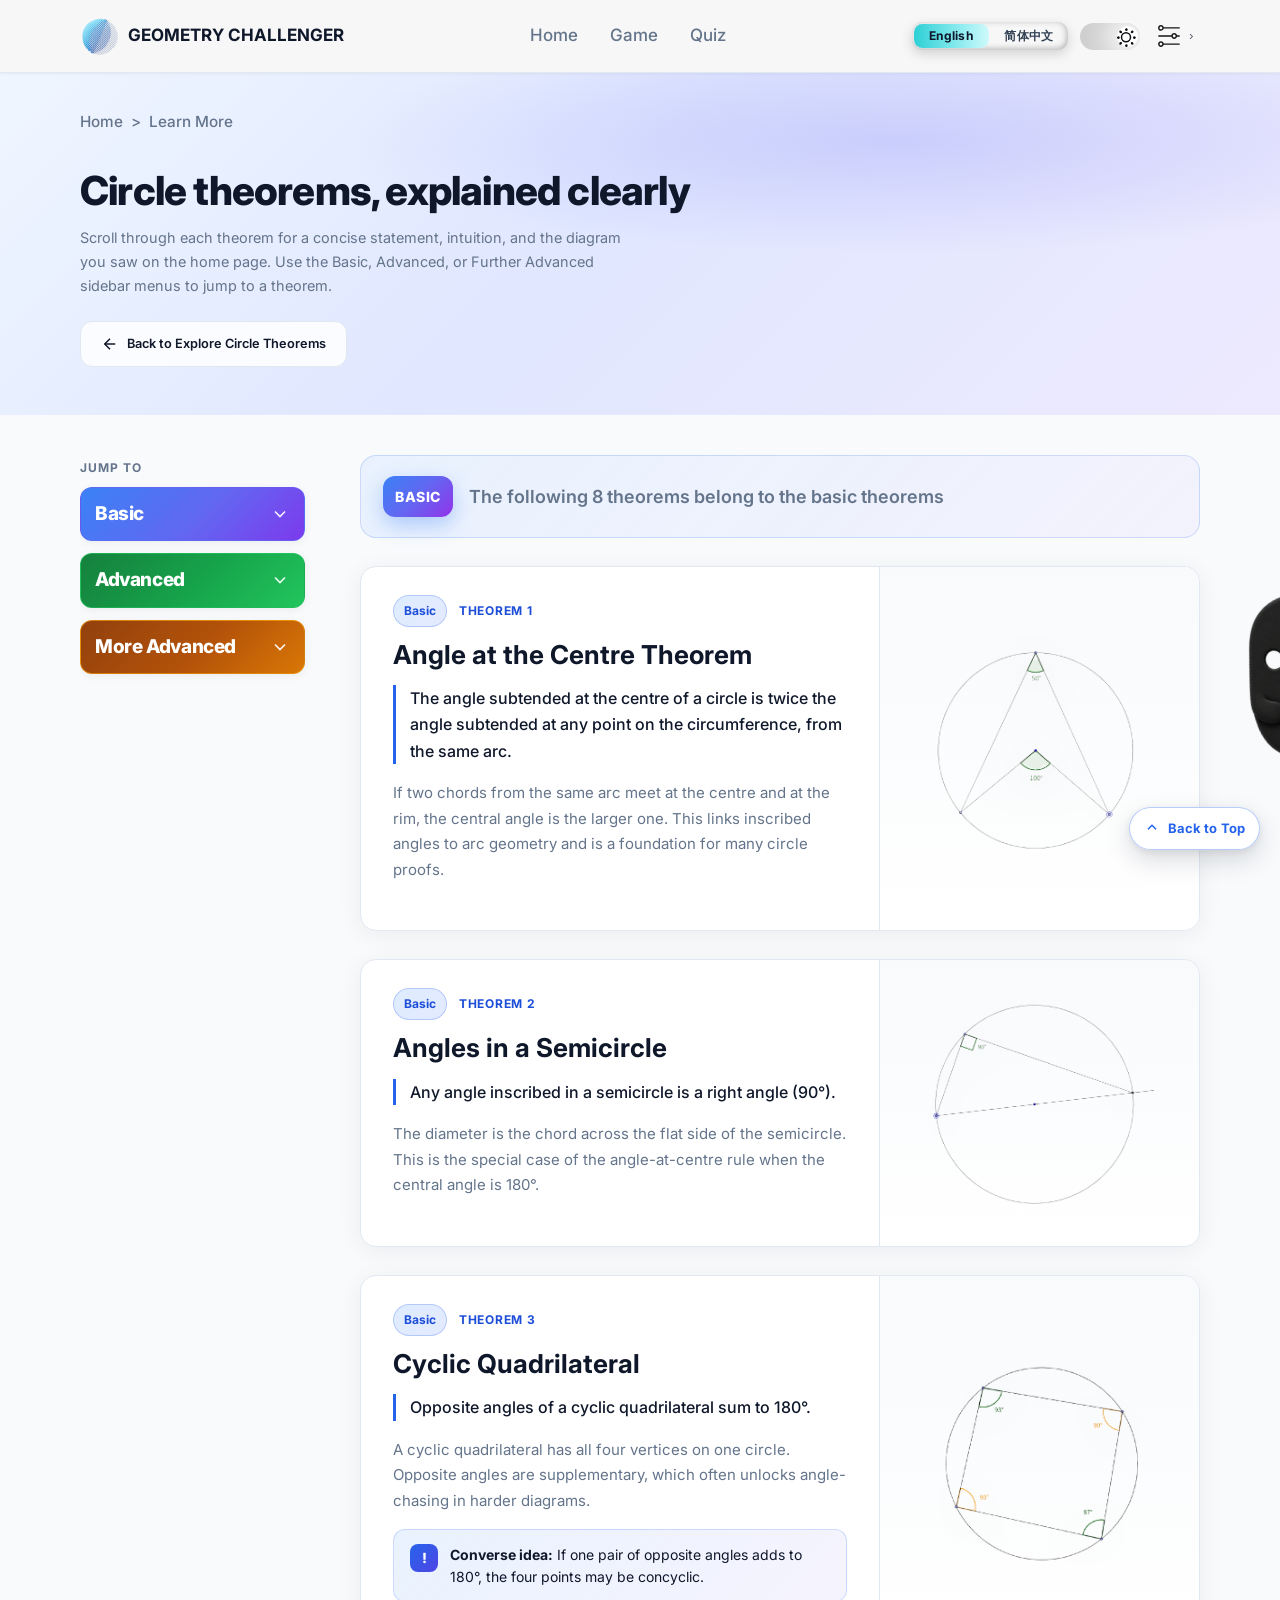
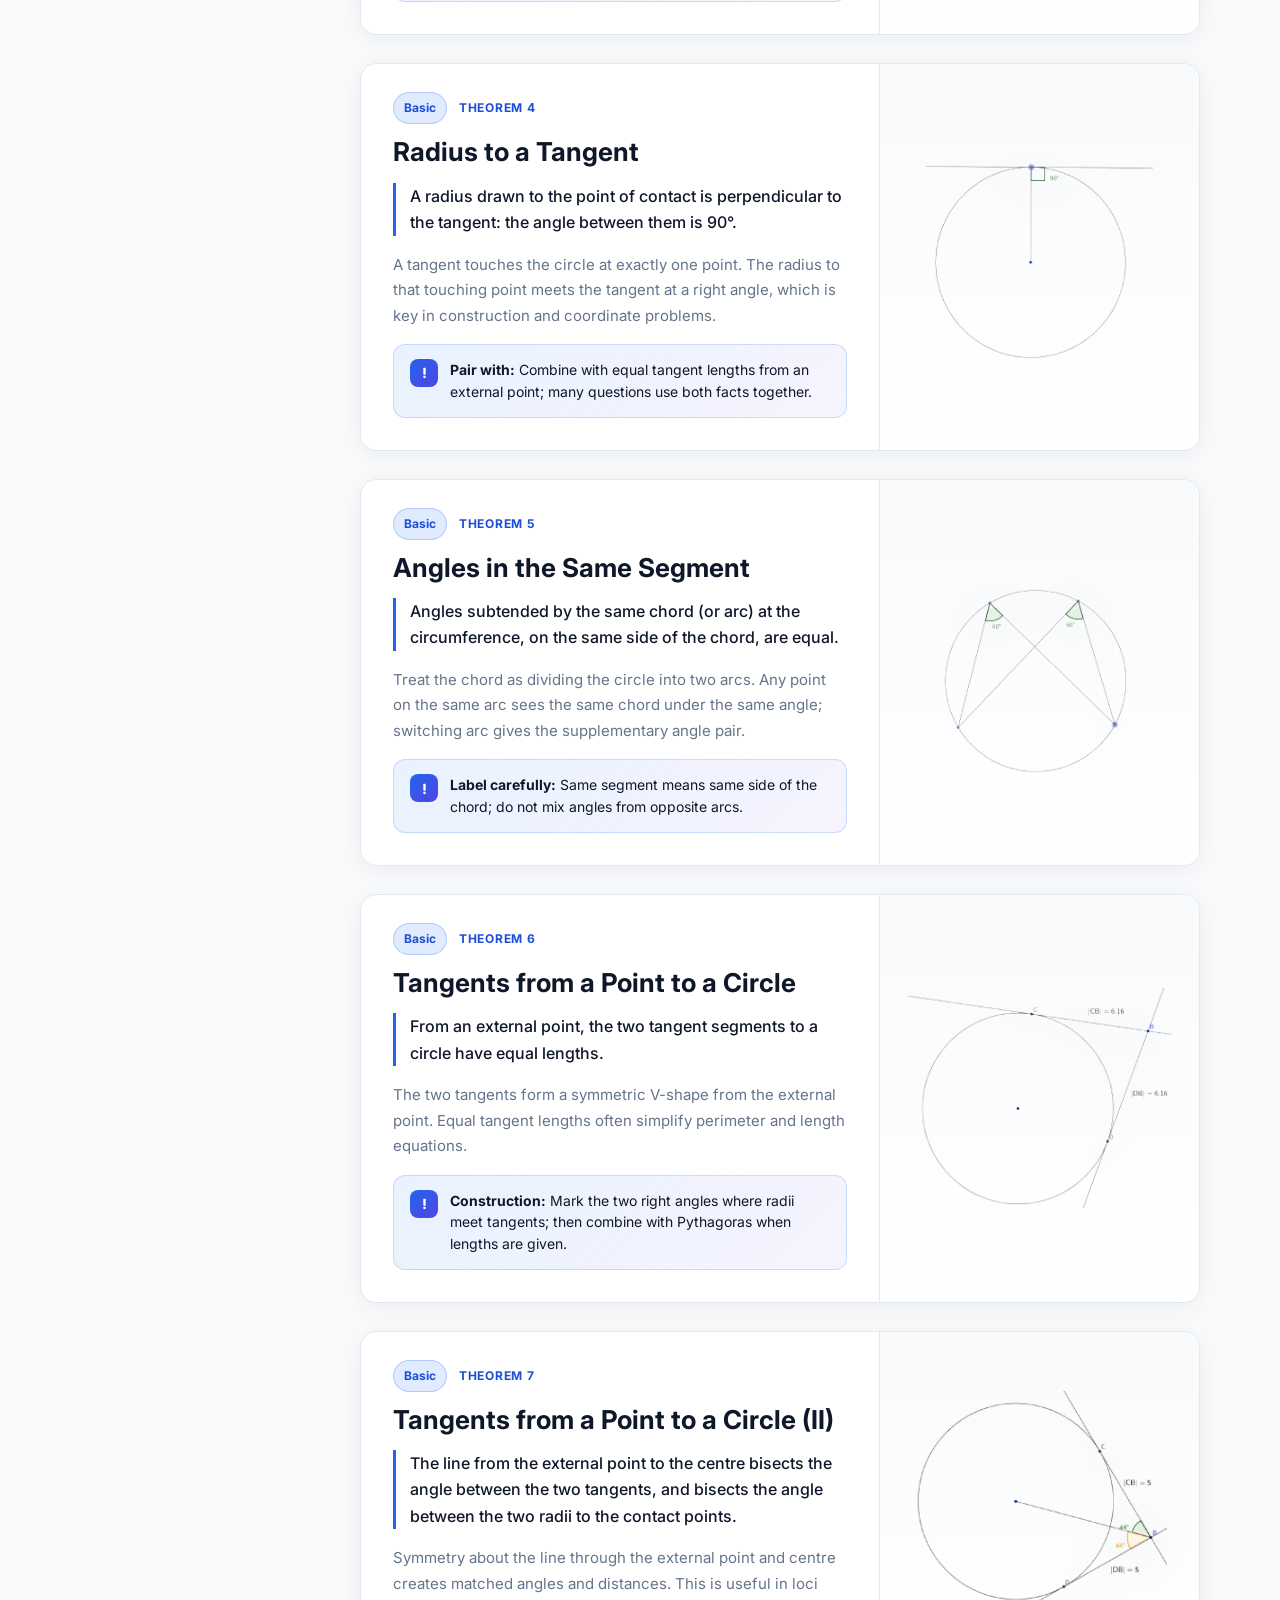
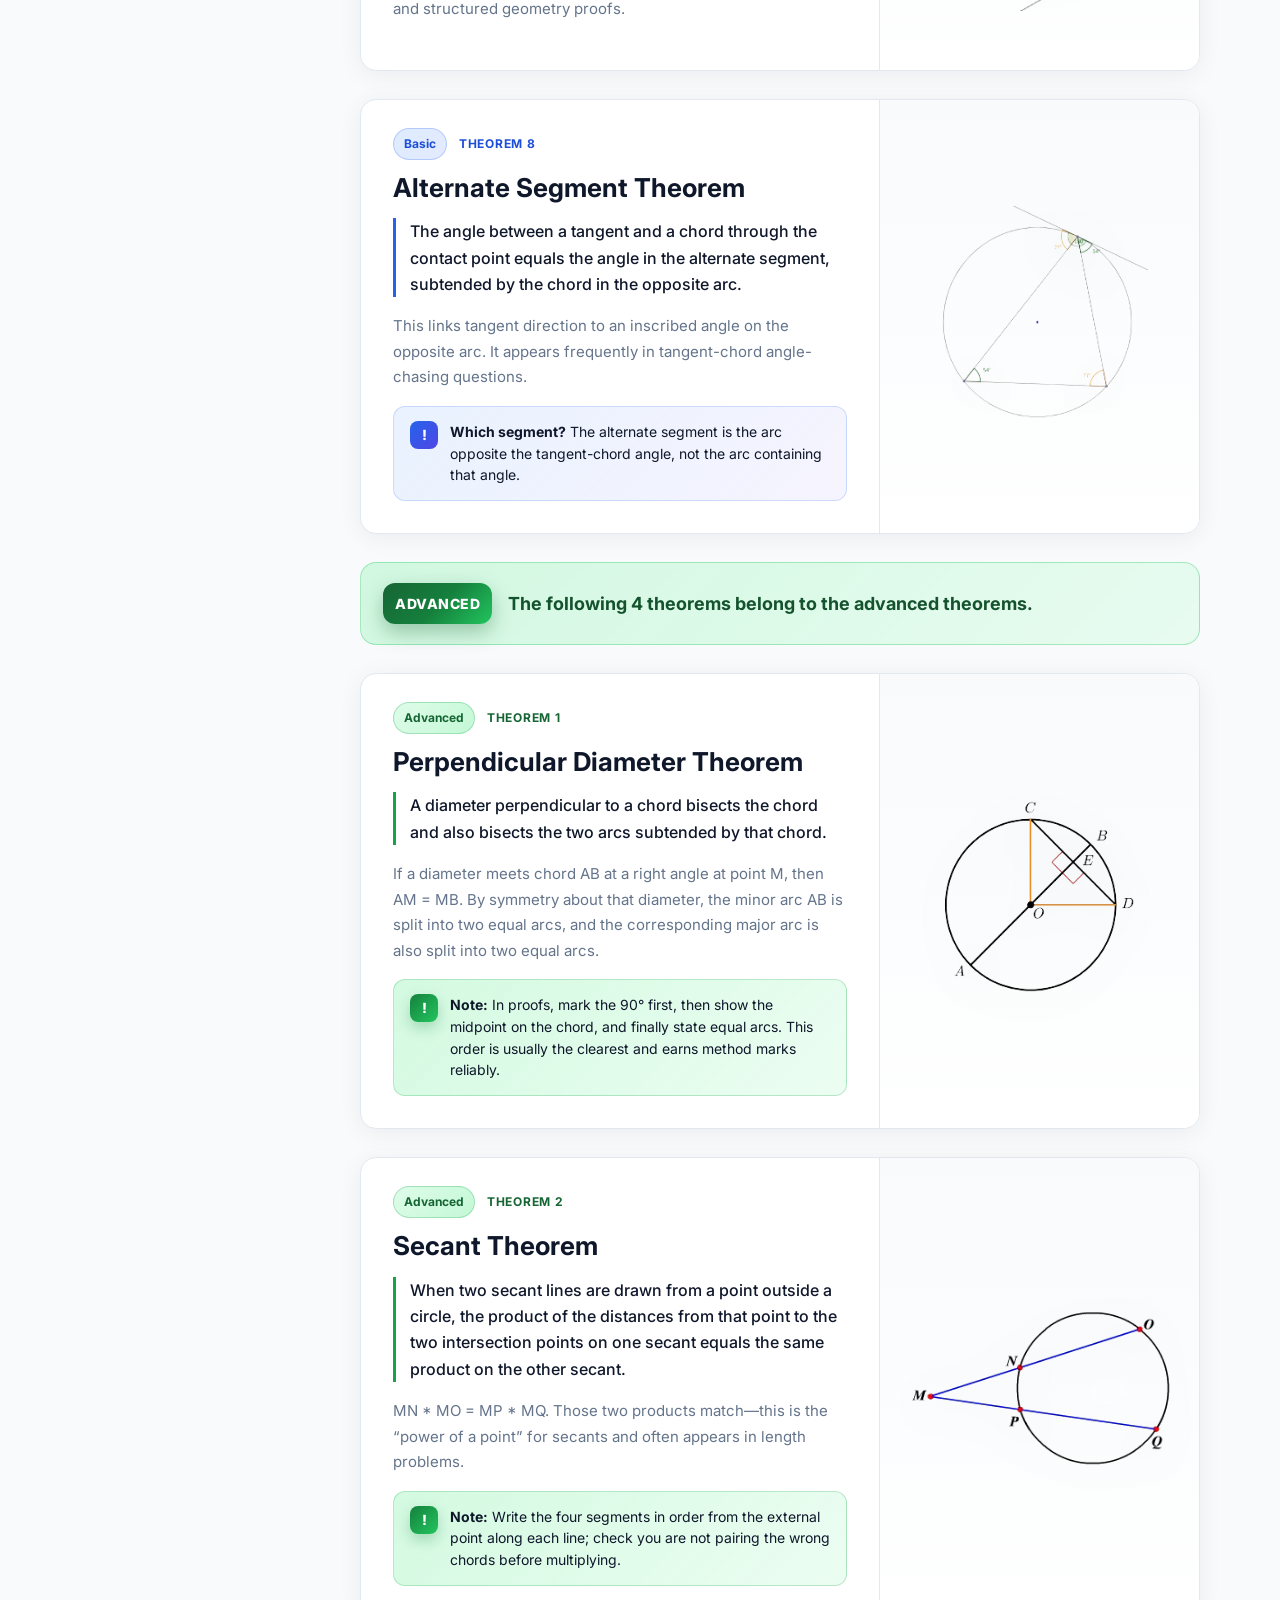
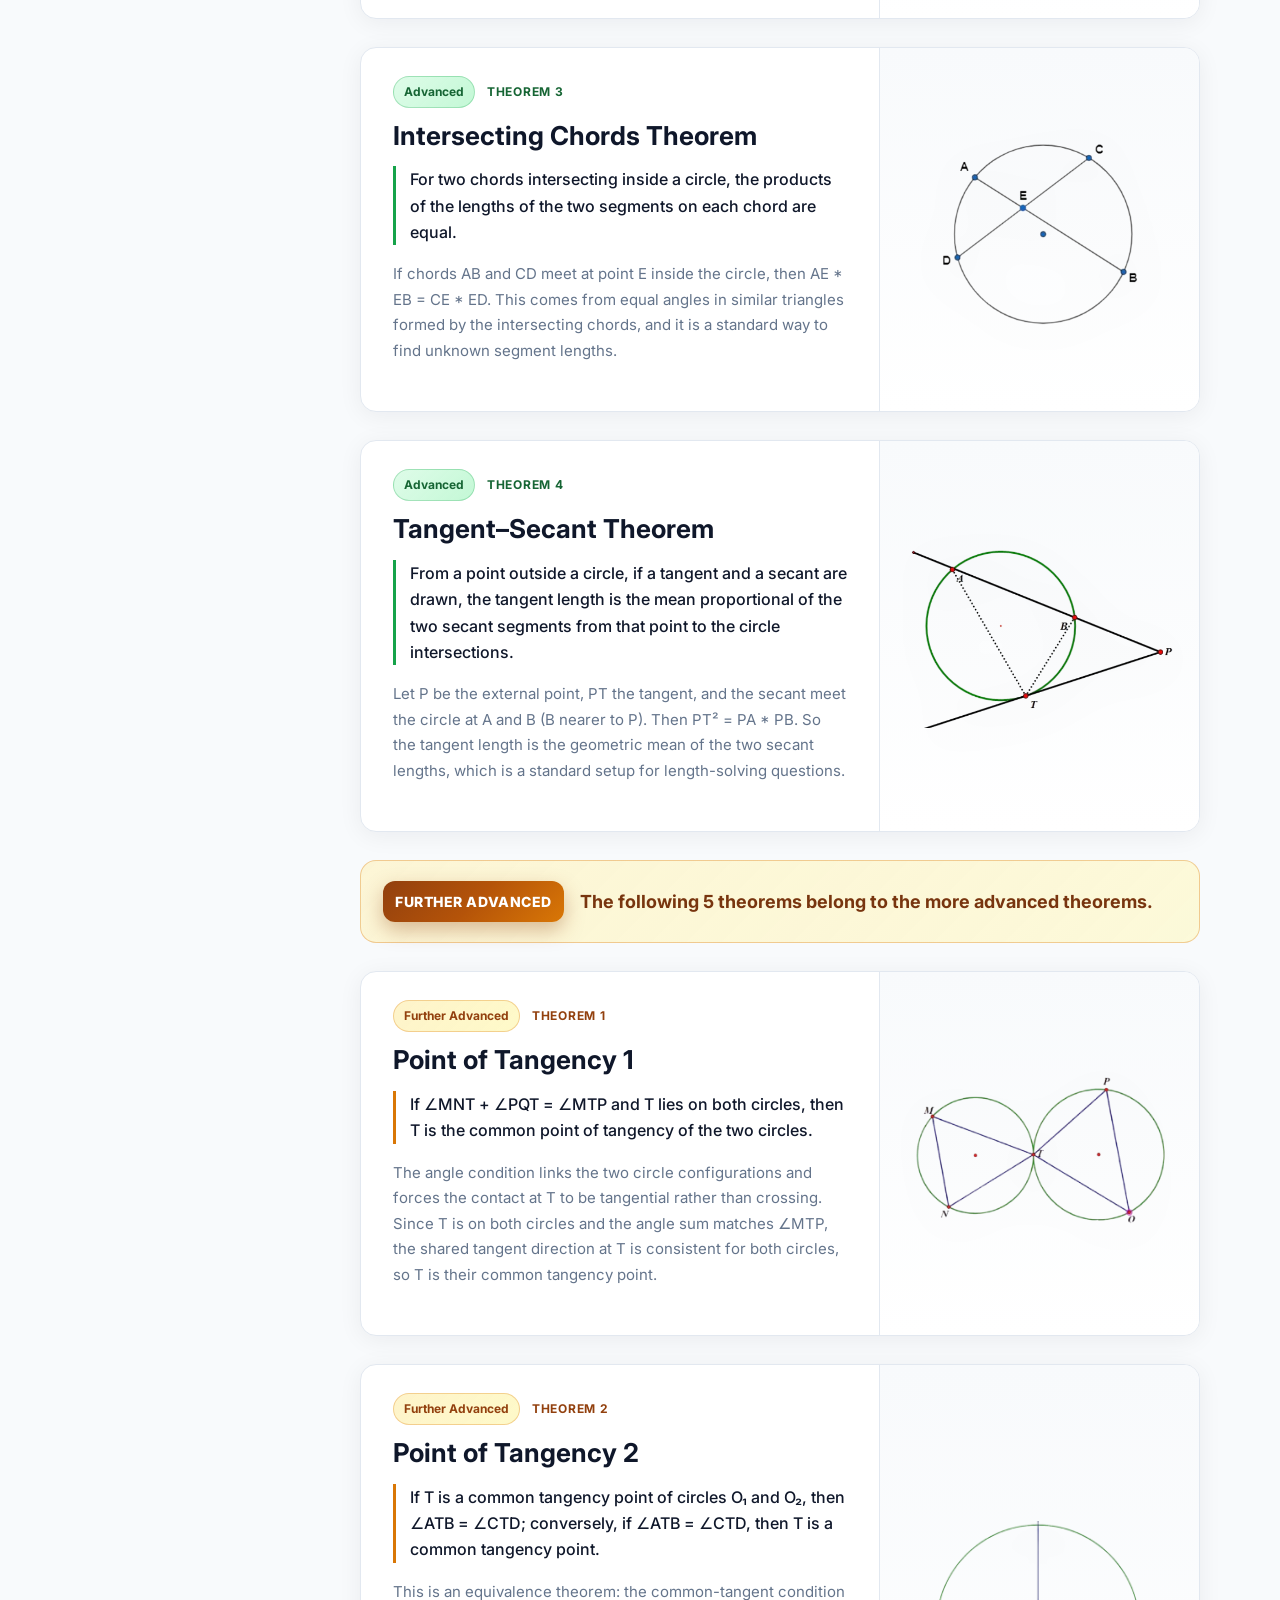
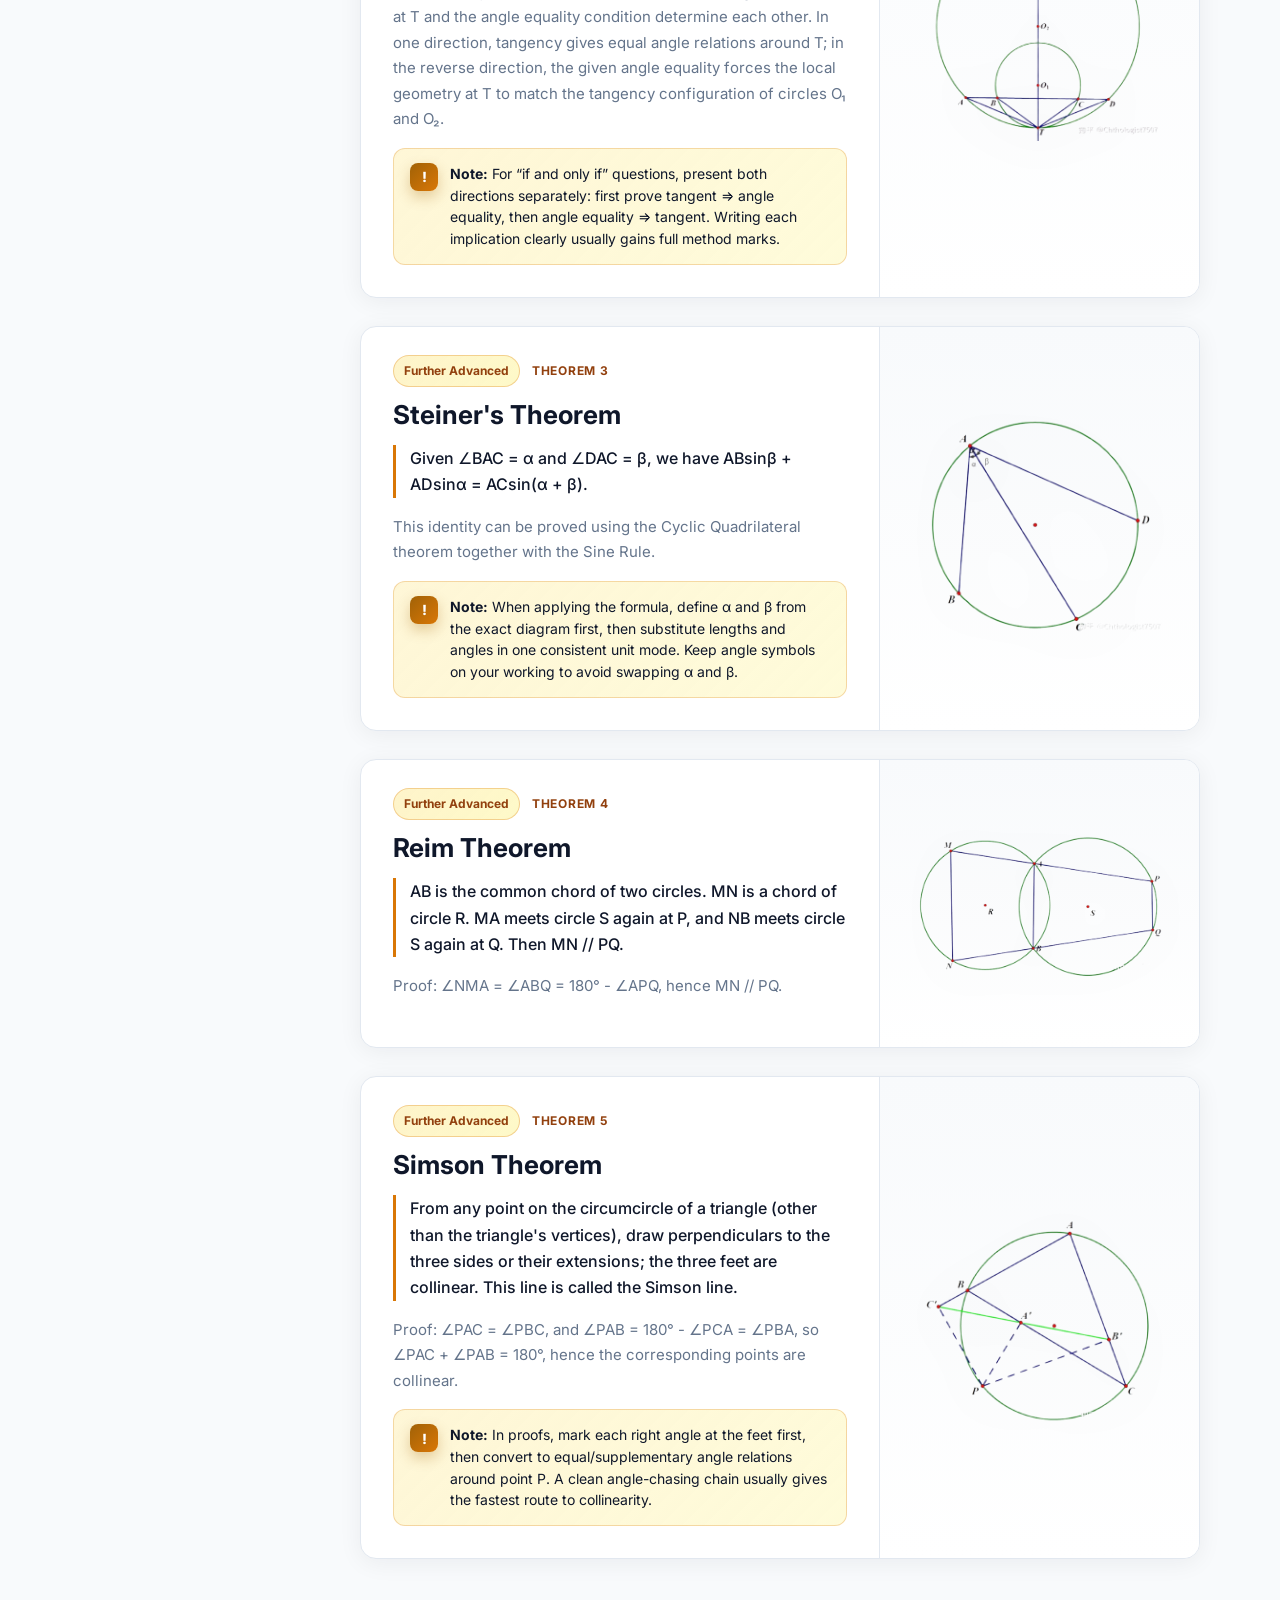
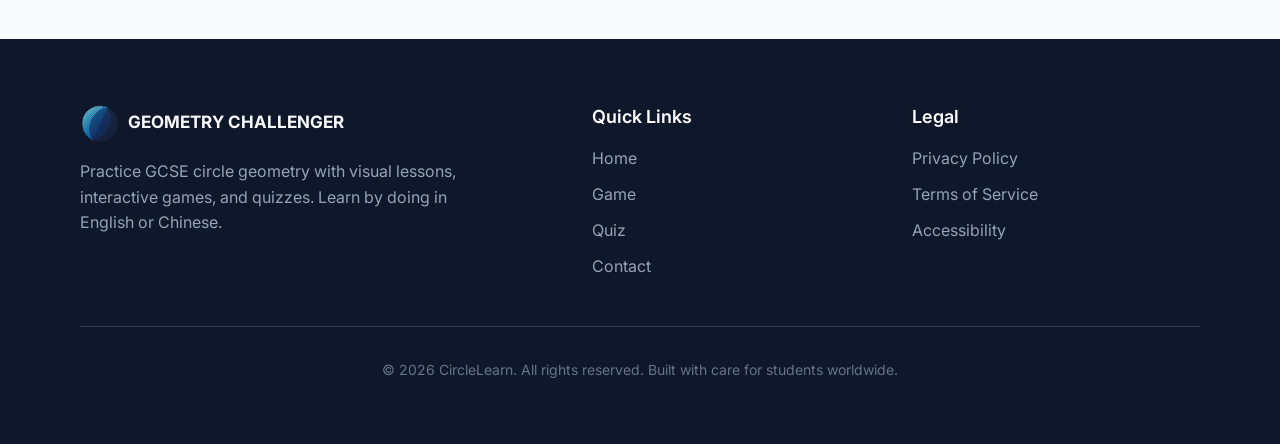
<file: learn_more/learn_more.html>
<!DOCTYPE html>
<html lang="en">
<head>
    <meta charset="UTF-8">
    <meta name="viewport" content="width=device-width, initial-scale=1.0">
    <title>Circle Theorems — Learn More | CircleLearn</title>
    <link href="https://fonts.googleapis.com/css2?family=Inter:wght@400;500;600;700;800&display=swap" rel="stylesheet">
    <link rel="stylesheet" href="../css/reset.css">
    <link rel="stylesheet" href="../css/variables.css">
    <link rel="stylesheet" href="../css/base.css">
    <link rel="stylesheet" href="../css/layout.css">
    <link rel="stylesheet" href="../css/components/buttons.css">
    <link rel="stylesheet" href="../css/components/ai-sprite.css">
    <link rel="stylesheet" href="../css/components/ai-chat-widget.css">
    <link rel="stylesheet" href="../css/pages/learn_more.css">
</head>
<body class="learn-more-page">
    <script>
        (function () {
            try {
                if (localStorage.getItem('theme') === 'dark') {
                    document.body.classList.add('dark-mode');
                }
            } catch (e) {}
        })();
    </script>
    <header class="header">
        <div class="container">
            <nav class="nav">
                <a href="../index.html#home" class="logo" aria-label="CircleLearn Home">
                    <img src="../assets/images/homepage/icon.png" width="40" height="40"></img>
                    <span class="logo-text" data-i18n="brand.name">GEOMETRY CHALLENGER</span>
                </a>

                <div class="nav-links">
                    <a href="../index.html#home" class="nav-link" data-i18n="nav.home">Home</a>
                    <a href="../game/game.html" class="nav-link" data-i18n="nav.game">Game</a>
                    <a href="../quiz/quiz.html" class="nav-link" data-i18n="nav.quiz">Quiz</a>
                </div>

                <div class="nav-actions nav-settings-inline">
                    <div class="glass-radio-group">
                        <input type="radio" name="langPlan" id="glass-lang-en" checked="" />
                        <label for="glass-lang-en">English</label>

                        <input type="radio" name="langPlan" id="glass-lang-zh" />
                        <label for="glass-lang-zh">简体中文</label>

                        <div class="glass-glider"></div>
                    </div>

                    <div>
                        <label class="switch" for="switch">
                            <input id="switch" type="checkbox" class="circle" />
                            <svg viewBox="0 0 384 512" xmlns="http://www.w3.org/2000/svg" class="moon svg">
                                <path d="M223.5 32C100 32 0 132.3 0 256S100 480 223.5 480c60.6 0 115.5-24.2 155.8-63.4c5-4.9 6.3-12.5 3.1-18.7s-10.1-9.7-17-8.5c-9.8 1.7-19.8 2.6-30.1 2.6c-96.9 0-175.5-78.8-175.5-176c0-65.8 36-123.1 89.3-153.3c6.1-3.5 9.2-10.5 7.7-17.3s-7.3-11.9-14.3-12.5c-6.3-.5-12.6-.8-19-.8z"></path>
                            </svg>
                            <div class="sun svg">
                                <span class="dot"></span>
                            </div>
                        </label>
                    </div>
                    <div class="select nav-contact-select" id="navContactSelect">
                        <button
                            type="button"
                            class="selected"
                            id="navContactSelectToggle"
                            aria-haspopup="true"
                            aria-expanded="false"
                            aria-controls="navContactSelectOptions"
                        >
                            <img src="../assets/images/homepage/设置.svg" alt="Settings" class="settings-trigger-icon" />
                            <svg xmlns="http://www.w3.org/2000/svg" viewBox="0 0 512 512" class="settings-trigger-arrow" aria-hidden="true">
                                <path d="M233.4 406.6c12.5 12.5 32.8 12.5 45.3 0l192-192c12.5-12.5 12.5-32.8 0-45.3s-32.8-12.5-45.3 0L256 338.7 86.6 169.4c-12.5-12.5-32.8-12.5-45.3 0s-12.5 32.8 0 45.3l192 192z"></path>
                            </svg>
                        </button>
                        <div class="options" id="navContactSelectOptions">
                            <a href="javascript:void(0)" class="option option-settings" data-i18n="settings.settings">Settings</a>
                            <a href="../contact/contact.html" class="option" data-i18n="settings.contact">Contact Us</a>
                            <a href="../premium/premium.html" class="option option-support" data-i18n="settings.support">Support Us</a>
                        </div>
                    </div>
                </div>
            </nav>
        </div>
    </header>

    <section class="learn-hero" aria-labelledby="learn-hero-heading">
        <div class="container">
            <nav class="learn-breadcrumb" aria-label="Breadcrumb">
                <a href="../index.html" data-i18n="learn.breadcrumb.home">Home</a>
                <span class="learn-breadcrumb-sep" aria-hidden="true">&gt;</span>
                <a href="#" class="learn-breadcrumb-sep" aria-current="page" data-i18n="learn.breadcrumb.current">Learn More</a>
            </nav>
            <h1 id="learn-hero-heading" class="learn-hero-title" data-i18n="learn.hero.title">Circle theorems, explained clearly</h1>
            <p class="learn-hero-lead" data-i18n="learn.hero.lead">
                Scroll through each theorem for a concise statement, intuition, and the diagram you saw on the home page.
                Open the Basic, Advanced, or Further Advanced menu in the sidebar to jump to a theorem.
            </p>
            <div class="learn-hero-actions">
                <a href="../index.html#learn" class="learn-back-link">
                    <svg width="18" height="18" viewBox="0 0 24 24" fill="none" stroke="currentColor" stroke-width="2" aria-hidden="true">
                        <line x1="19" y1="12" x2="5" y2="12"/>
                        <polyline points="12 19 5 12 12 5"/>
                    </svg>
                    <span data-i18n="learn.hero.back">Back to Explore Circle Theorems</span>
                </a>
            </div>
        </div>
    </section>

    <div class="container learn-layout">
        <aside class="learn-toc" aria-label="Theorem navigation">
            <p class="learn-toc-title" data-i18n="learn.toc.title">Jump to</p>
            <div class="learn-toc-dropdown">
                <button type="button" class="learn-toc-trigger" id="learnTocTrigger" aria-expanded="false" aria-controls="learnTocMenu" aria-haspopup="true">
                    <span class="learn-toc-trigger-text">
                        <span class="learn-toc-trigger-title" data-i18n="learn.toc.basic">Basic</span>
                    </span>
                    <svg class="learn-toc-trigger-chevron" width="20" height="20" viewBox="0 0 24 24" fill="none" stroke="currentColor" stroke-width="2" aria-hidden="true">
                        <polyline points="6 9 12 15 18 9"/>
                    </svg>
                </button>
                <div class="learn-toc-menu" id="learnTocMenu" role="menu" hidden>
                    <a class="learn-toc-link" href="#angle-centre" role="menuitem" data-i18n="learn.basic.angleCentre.title">Angle at the Centre</a>
                    <a class="learn-toc-link" href="#angles-semicircle" role="menuitem" data-i18n="learn.basic.anglesSemicircle.title">Angles in Semicircle</a>
                    <a class="learn-toc-link" href="#cyclic-quadrilateral" role="menuitem" data-i18n="learn.basic.cyclicQuadrilateral.title">Cyclic Quadrilateral</a>
                    <a class="learn-toc-link" href="#radius-tangent" role="menuitem" data-i18n="learn.basic.radiusTangent.title">Radius to a Tangent</a>
                    <a class="learn-toc-link" href="#same-segment" role="menuitem" data-i18n="learn.basic.sameSegment.title">Angles in the Same Segment</a>
                    <a class="learn-toc-link" href="#tangents-point" role="menuitem" data-i18n="learn.basic.tangentsPoint.title">Tangents from a Point to a Circle</a>
                    <a class="learn-toc-link" href="#tangents-point-ii" role="menuitem" data-i18n="learn.basic.tangentsPoint2.title">Tangents from a Point to a Circle(II)</a>
                    <a class="learn-toc-link" href="#alternate-segment" role="menuitem" data-i18n="learn.basic.alternateSegment.title">Alternate Segment Theorem</a>
                </div>
            </div>
            <div class="learn-toc-dropdown">
                <button type="button" class="learn-toc-trigger" id="learnTocTriggerAdvanced" aria-expanded="false" aria-controls="learnTocMenuAdvanced" aria-haspopup="true">
                    <span class="learn-toc-trigger-text">
                        <span class="learn-toc-trigger-title" data-i18n="learn.toc.advanced">Advanced</span>
                    </span>
                    <svg class="learn-toc-trigger-chevron" width="20" height="20" viewBox="0 0 24 24" fill="none" stroke="currentColor" stroke-width="2" aria-hidden="true">
                        <polyline points="6 9 12 15 18 9"/>
                    </svg>
                </button>
                <div class="learn-toc-menu" id="learnTocMenuAdvanced" role="menu" hidden>
                    <a class="learn-toc-link" href="#adv-perpendicular-diameter" role="menuitem" data-i18n="learn.advPerpendicularDiameter.title">Perpendicular Diameter Theorem</a>
                    <a class="learn-toc-link" href="#adv-secant" role="menuitem" data-i18n="learn.advSecant.title">Secant Theorem</a>
                    <a class="learn-toc-link" href="#adv-intersecting-chords" role="menuitem" data-i18n="learn.advIntersectingChords.title">Intersecting Chords Theorem</a>
                    <a class="learn-toc-link" href="#adv-tangent-secant" role="menuitem" data-i18n="learn.advTangentSecant.title">Tangent–Secant Theorem</a>
                </div>
            </div>
            <div class="learn-toc-dropdown">
                <button type="button" class="learn-toc-trigger" id="learnTocTriggerMoreAdvanced" aria-expanded="false" aria-controls="learnTocMenuMoreAdvanced" aria-haspopup="true">
                    <span class="learn-toc-trigger-text">
                        <span class="learn-toc-trigger-title" data-i18n="learn.toc.moreAdvanced">Further Advanced</span>
                    </span>
                    <svg class="learn-toc-trigger-chevron" width="20" height="20" viewBox="0 0 24 24" fill="none" stroke="currentColor" stroke-width="2" aria-hidden="true">
                        <polyline points="6 9 12 15 18 9"/>
                    </svg>
                </button>
                <div class="learn-toc-menu" id="learnTocMenuMoreAdvanced" role="menu" hidden>
                    <a class="learn-toc-link" href="#more-tangency-1" role="menuitem" data-i18n="learn.moreTangency1.title">Point of Tangency 1</a>
                    <a class="learn-toc-link" href="#more-tangency-2" role="menuitem" data-i18n="learn.moreTangency2.title">Point of Tangency 2</a>
                    <a class="learn-toc-link" href="#more-zhangjiao" role="menuitem" data-i18n="learn.moreZhangjiao.title">Zhangjiao Theorem</a>
                    <a class="learn-toc-link" href="#more-reim" role="menuitem" data-i18n="learn.moreReim.title">Reim Theorem</a>
                    <a class="learn-toc-link" href="#more-simson" role="menuitem" data-i18n="learn.moreSimson.title">Simson Theorem</a>
                </div>
            </div>
        </aside>

        <div class="learn-sections">
            <header class="learn-sections-intro" id="basic-theorems">
                <div class="learn-sections-intro-inner">
                    <span class="learn-sections-tier-badge" title="基础定理" data-i18n="learn.tier.basic.badge">Basic</span>
                    <div class="learn-sections-intro-copy">
                        <h2 class="learn-sections-tier-heading"><span class="learn-sections-tier-heading-en" data-i18n="learn.tier.basic.heading">The following 8 theorems belong to the basic theorems</span></h2>
                        
                    </div>
                </div>
            </header>

            <article id="angle-centre" class="learn-theorem learn-theorem--basic" data-theorem-tier="basic">
                <div class="learn-theorem-inner">
                    <div class="learn-theorem-body">
                        <div class="learn-theorem-badges">
                            <span class="learn-theorem-tier"><span class="learn-theorem-tier-en" data-i18n="learn.tier.basic.badge">Basic</span></span>
                            <span class="learn-theorem-index"><span data-i18n="learn.theoremIndexPrefix">Theorem</span> 1</span>
                        </div>
                        <h2 class="learn-theorem-title" data-i18n="learn.basic.angleCentre.title">Angle at the Centre</h2>
                        <p class="learn-theorem-statement" data-i18n="learn.basic.angleCentre.statement">The angle subtended at the centre of a circle is twice the angle subtended at any point on the circumference, from the same arc.</p>
                        <p class="learn-theorem-detail" data-i18n="learn.basic.angleCentre.detail">If two chords from the same arc meet at the centre and at the rim, the central angle is the larger one. This links inscribed angles to arc geometry and is a foundation for many circle proofs.</p>
                        
                    </div>
                    <div class="learn-theorem-visual">
                        <img src="../assets/images/homepage/Angle at the Centre.png" alt="Diagram: angle at the centre and angle at the circumference">
                    </div>
                </div>
            </article>

            <article id="angles-semicircle" class="learn-theorem learn-theorem--basic" data-theorem-tier="basic">
                <div class="learn-theorem-inner">
                    <div class="learn-theorem-body">
                        <div class="learn-theorem-badges">
                            <span class="learn-theorem-tier"><span class="learn-theorem-tier-en" data-i18n="learn.tier.basic.badge">Basic</span> </span>
                            <span class="learn-theorem-index"><span data-i18n="learn.theoremIndexPrefix">Theorem</span> 2</span>
                        </div>
                        <h2 class="learn-theorem-title" data-i18n="learn.basic.anglesSemicircle.title">Angles in a Semicircle</h2>
                        <p class="learn-theorem-statement" data-i18n="learn.basic.anglesSemicircle.statement">Any angle inscribed in a semicircle is a right angle (90°).</p>
                        <p class="learn-theorem-detail" data-i18n="learn.basic.anglesSemicircle.detail">The diameter is the chord across the flat side of the semicircle. This is the special case of the angle-at-centre rule when the central angle is 180°.</p>
                        
                    </div>
                    <div class="learn-theorem-visual">
                        <img src="../assets/images/homepage/Angles in Semicircle.png" alt="Diagram: right angle in a semicircle">
                    </div>
                </div>
            </article>

            <article id="cyclic-quadrilateral" class="learn-theorem learn-theorem--basic" data-theorem-tier="basic">
                <div class="learn-theorem-inner">
                    <div class="learn-theorem-body">
                        <div class="learn-theorem-badges">
                            <span class="learn-theorem-tier"><span class="learn-theorem-tier-en" data-i18n="learn.tier.basic.badge">Basic</span> </span>
                            <span class="learn-theorem-index"><span data-i18n="learn.theoremIndexPrefix">Theorem</span> 3</span>
                        </div>
                        <h2 class="learn-theorem-title" data-i18n="learn.basic.cyclicQuadrilateral.title">Cyclic Quadrilateral</h2>
                        <p class="learn-theorem-statement" data-i18n="learn.basic.cyclicQuadrilateral.statement">Opposite angles of a cyclic quadrilateral sum to 180°.</p>
                        <p class="learn-theorem-detail" data-i18n="learn.basic.cyclicQuadrilateral.detail">A cyclic quadrilateral has all four vertices on one circle. Opposite angles are supplementary, which often unlocks angle-chasing in harder diagrams.</p>
                        <div class="learn-theorem-tip">
                            <span class="learn-theorem-tip-icon">!</span>
                            <span><strong data-i18n="learn.basic.cyclicQuadrilateral.tipStrong">Converse idea:</strong> <span data-i18n="learn.basic.cyclicQuadrilateral.tip">If one pair of opposite angles adds to 180°, the four points may be concyclic.</span></span>
                        </div>
                    </div>
                    <div class="learn-theorem-visual">
                        <img src="../assets/images/homepage/Cyclic Quadrilateral.png" alt="Diagram: cyclic quadrilateral opposite angles">
                    </div>
                </div>
            </article>

            <article id="radius-tangent" class="learn-theorem learn-theorem--basic" data-theorem-tier="basic">
                <div class="learn-theorem-inner">
                    <div class="learn-theorem-body">
                        <div class="learn-theorem-badges">
                            <span class="learn-theorem-tier"><span class="learn-theorem-tier-en" data-i18n="learn.tier.basic.badge">Basic</span> </span>
                            <span class="learn-theorem-index"><span data-i18n="learn.theoremIndexPrefix">Theorem</span> 4</span>
                        </div>
                        <h2 class="learn-theorem-title" data-i18n="learn.basic.radiusTangent.title">Radius to a Tangent</h2>
                        <p class="learn-theorem-statement" data-i18n="learn.basic.radiusTangent.statement">A radius drawn to the point of contact is perpendicular to the tangent: the angle between them is 90°.</p>
                        <p class="learn-theorem-detail" data-i18n="learn.basic.radiusTangent.detail">A tangent touches the circle at exactly one point. The radius to that touching point meets the tangent at a right angle, which is key in construction and coordinate problems.</p>
                        <div class="learn-theorem-tip">
                            <span class="learn-theorem-tip-icon">!</span>
                            <span><strong data-i18n="learn.basic.radiusTangent.tipStrong">Pair with:</strong> <span data-i18n="learn.basic.radiusTangent.tip">Combine with equal tangent lengths from an external point; many questions use both facts together.</span></span>
                        </div>
                    </div>
                    <div class="learn-theorem-visual">
                        <img src="../assets/images/homepage/Radius to a Tangent.png" alt="Diagram: radius perpendicular to tangent">
                    </div>
                </div>
            </article>

            <article id="same-segment" class="learn-theorem learn-theorem--basic" data-theorem-tier="basic">
                <div class="learn-theorem-inner">
                    <div class="learn-theorem-body">
                        <div class="learn-theorem-badges">
                            <span class="learn-theorem-tier"><span class="learn-theorem-tier-en" data-i18n="learn.tier.basic.badge">Basic</span> </span>
                            <span class="learn-theorem-index"><span data-i18n="learn.theoremIndexPrefix">Theorem</span> 5</span>
                        </div>
                        <h2 class="learn-theorem-title" data-i18n="learn.basic.sameSegment.title">Angles in the Same Segment</h2>
                        <p class="learn-theorem-statement" data-i18n="learn.basic.sameSegment.statement">Angles subtended by the same chord (or arc) at the circumference, on the same side of the chord, are equal.</p>
                        <p class="learn-theorem-detail" data-i18n="learn.basic.sameSegment.detail">Treat the chord as dividing the circle into two arcs. Any point on the same arc sees the same chord under the same angle; switching arc gives the supplementary angle pair.</p>
                        <div class="learn-theorem-tip">
                            <span class="learn-theorem-tip-icon">!</span>
                            <span><strong data-i18n="learn.basic.sameSegment.tipStrong">Label carefully:</strong> <span data-i18n="learn.basic.sameSegment.tip">Same segment means same side of the chord; do not mix angles from opposite arcs.</span></span>
                        </div>
                    </div>
                    <div class="learn-theorem-visual">
                        <img src="../assets/images/homepage/Angles in the Same Segment.png" alt="Diagram: angles in the same segment">
                    </div>
                </div>
            </article>

            <article id="tangents-point" class="learn-theorem learn-theorem--basic" data-theorem-tier="basic">
                <div class="learn-theorem-inner">
                    <div class="learn-theorem-body">
                        <div class="learn-theorem-badges">
                            <span class="learn-theorem-tier"><span class="learn-theorem-tier-en" data-i18n="learn.tier.basic.badge">Basic</span> </span>
                            <span class="learn-theorem-index"><span data-i18n="learn.theoremIndexPrefix">Theorem</span> 6</span>
                        </div>
                        <h2 class="learn-theorem-title" data-i18n="learn.basic.tangentsPoint.title">Tangents from a Point to a Circle</h2>
                        <p class="learn-theorem-statement" data-i18n="learn.basic.tangentsPoint.statement">From an external point, the two tangent segments to a circle have equal lengths.</p>
                        <p class="learn-theorem-detail" data-i18n="learn.basic.tangentsPoint.detail">The two tangents form a symmetric V-shape from the external point. Equal tangent lengths often simplify perimeter and length equations.</p>
                        <div class="learn-theorem-tip">
                            <span class="learn-theorem-tip-icon">!</span>
                            <span><strong data-i18n="learn.basic.tangentsPoint.tipStrong">Construction:</strong> <span data-i18n="learn.basic.tangentsPoint.tip">Mark the two right angles where radii meet tangents; then combine with Pythagoras when lengths are given.</span></span>
                        </div>
                    </div>
                    <div class="learn-theorem-visual">
                        <img src="../assets/images/homepage/Tangents from a Point to a Circle.png" alt="Diagram: equal tangents from external point">
                    </div>
                </div>
            </article>

            <article id="tangents-point-ii" class="learn-theorem learn-theorem--basic" data-theorem-tier="basic">
                <div class="learn-theorem-inner">
                    <div class="learn-theorem-body">
                        <div class="learn-theorem-badges">
                            <span class="learn-theorem-tier"><span class="learn-theorem-tier-en" data-i18n="learn.tier.basic.badge">Basic</span> </span>
                            <span class="learn-theorem-index"><span data-i18n="learn.theoremIndexPrefix">Theorem</span> 7</span>
                        </div>
                        <h2 class="learn-theorem-title" data-i18n="learn.basic.tangentsPoint2.title">Tangents from a Point (II)</h2>
                        <p class="learn-theorem-statement" data-i18n="learn.basic.tangentsPoint2.statement">The line from the external point to the centre bisects the angle between the two tangents, and bisects the angle between the two radii to the contact points.</p>
                        <p class="learn-theorem-detail" data-i18n="learn.basic.tangentsPoint2.detail">Symmetry about the line through the external point and centre creates matched angles and distances. This is useful in loci and structured geometry proofs.</p>
                        
                    </div>
                    <div class="learn-theorem-visual">
                        <img src="../assets/images/homepage/Tangents from a Point to a Circle II.png" alt="Diagram: symmetry of tangents and centre line">
                    </div>
                </div>
            </article>

            <article id="alternate-segment" class="learn-theorem learn-theorem--basic" data-theorem-tier="basic">
                <div class="learn-theorem-inner">
                    <div class="learn-theorem-body">
                        <div class="learn-theorem-badges">
                            <span class="learn-theorem-tier"><span class="learn-theorem-tier-en" data-i18n="learn.tier.basic.badge">Basic</span> </span>
                            <span class="learn-theorem-index"><span data-i18n="learn.theoremIndexPrefix">Theorem</span> 8</span>
                        </div>
                        <h2 class="learn-theorem-title" data-i18n="learn.basic.alternateSegment.title">Alternate Segment Theorem</h2>
                        <p class="learn-theorem-statement" data-i18n="learn.basic.alternateSegment.statement">The angle between a tangent and a chord through the contact point equals the angle in the alternate segment, subtended by the chord in the opposite arc.</p>
                        <p class="learn-theorem-detail" data-i18n="learn.basic.alternateSegment.detail">This links tangent direction to an inscribed angle on the opposite arc. It appears frequently in tangent-chord angle-chasing questions.</p>
                        <div class="learn-theorem-tip">
                            <span class="learn-theorem-tip-icon">!</span>
                            <span><strong data-i18n="learn.basic.alternateSegment.tipStrong">Which segment?</strong> <span data-i18n="learn.basic.alternateSegment.tip">The alternate segment is the arc opposite the tangent-chord angle, not the arc containing that angle.</span></span>
                        </div>
                    </div>
                    <div class="learn-theorem-visual">
                        <img src="../assets/images/homepage/Alternate Segment Theorem.png" alt="Diagram: alternate segment theorem">
                    </div>
                </div>
            </article>

            <header class="learn-sections-intro learn-sections-intro--advanced" id="advanced-theorems">
                <div class="learn-sections-intro-inner">
                    <span class="learn-sections-tier-badge" data-i18n="learn.tier.advanced.badge">进阶</span>
                    <div class="learn-sections-intro-copy">
                        <h2 class="learn-sections-tier-heading"><span data-i18n="learn.tier.advanced.heading">Advanced circle theorems (placeholder copy for each card)</span></h2>
                    </div>
                </div>
            </header>

            <article id="adv-perpendicular-diameter" class="learn-theorem learn-theorem--advanced" data-theorem-tier="advanced">
                <div class="learn-theorem-inner">
                    <div class="learn-theorem-body">
                        <div class="learn-theorem-badges">
                            <span class="learn-theorem-tier"><span class="learn-theorem-tier-en" data-i18n="learn.tier.advanced.badge">Advanced</span></span>
                            <span class="learn-theorem-index"><span data-i18n="learn.theoremIndexPrefix">Theorem</span> 1</span>
                        </div>
                        <h2 class="learn-theorem-title" data-i18n="learn.advPerpendicularDiameter.title">Perpendicular Diameter Theorem</h2>
                        <p class="learn-theorem-statement" data-i18n="learn.advPerpendicularDiameter.statement">A diameter perpendicular to a chord bisects the chord and also bisects the two arcs subtended by that chord.</p>
                        <p class="learn-theorem-detail" data-i18n="learn.advPerpendicularDiameter.detail">If a diameter meets chord AB at a right angle at point M, then AM = MB. By symmetry about that diameter, the minor arc AB is split into two equal arcs, and the corresponding major arc is also split into two equal arcs.</p>
                        <div class="learn-theorem-tip">
                            <span class="learn-theorem-tip-icon">!</span>
                            <span><strong data-i18n="learn.advPerpendicularDiameter.tipStrong">Note:</strong> <span data-i18n="learn.advPerpendicularDiameter.tip">In proofs, mark the 90° first, then show the midpoint on the chord, and finally state equal arcs. This order is usually the clearest and earns method marks reliably.</span></span>
                        </div>
                    </div>
                    <div class="learn-theorem-visual">
                        <img src="../assets/images/learn_more/进阶/Perpendicular Diameter Theorem.png" alt="Perpendicular Diameter Theorem diagram">
                    </div>
                </div>
            </article>

            <article id="adv-secant" class="learn-theorem learn-theorem--advanced" data-theorem-tier="advanced">
                <div class="learn-theorem-inner">
                    <div class="learn-theorem-body">
                        <div class="learn-theorem-badges">
                            <span class="learn-theorem-tier"><span class="learn-theorem-tier-en" data-i18n="learn.tier.advanced.badge">Advanced</span></span>
                            <span class="learn-theorem-index"><span data-i18n="learn.theoremIndexPrefix">Theorem</span> 2</span>
                        </div>
                        <h2 class="learn-theorem-title" data-i18n="learn.advSecant.title">Secant Theorem</h2>
                        <p class="learn-theorem-statement" data-i18n="learn.advSecant.statement">When two secant lines are drawn from a point outside a circle, the product of the distances from that point to the two intersection points on one secant equals the same product on the other secant.</p>
                        <p class="learn-theorem-detail" data-i18n="learn.advSecant.detail">Each secant meets the circle twice; multiply the two segments from the external point along that line. Those two products match—this is the “power of a point” for secants and often appears in length problems.</p>
                        <div class="learn-theorem-tip">
                            <span class="learn-theorem-tip-icon">!</span>
                            <span><strong data-i18n="learn.advSecant.tipStrong">Note:</strong> <span data-i18n="learn.advSecant.tip">Write the four segments in order from the external point along each line; check you are not pairing the wrong chords before multiplying.</span></span>
                        </div>
                    </div>
                    <div class="learn-theorem-visual">
                        <img src="../assets/images/learn_more/进阶/Secant Theorem.png" alt="Secant Theorem diagram">
                    </div>
                </div>
            </article>

            <article id="adv-intersecting-chords" class="learn-theorem learn-theorem--advanced" data-theorem-tier="advanced">
                <div class="learn-theorem-inner">
                    <div class="learn-theorem-body">
                        <div class="learn-theorem-badges">
                            <span class="learn-theorem-tier"><span class="learn-theorem-tier-en" data-i18n="learn.tier.advanced.badge">Advanced</span></span>
                            <span class="learn-theorem-index"><span data-i18n="learn.theoremIndexPrefix">Theorem</span> 3</span>
                        </div>
                        <h2 class="learn-theorem-title" data-i18n="learn.advIntersectingChords.title">Intersecting Chords Theorem</h2>
                        <p class="learn-theorem-statement" data-i18n="learn.advIntersectingChords.statement">For two chords intersecting inside a circle, the products of the lengths of the two segments on each chord are equal.</p>
                        <p class="learn-theorem-detail" data-i18n="learn.advIntersectingChords.detail">If chords AB and CD meet at point P inside the circle, then AP * PB = CP * PD. This comes from equal angles in similar triangles formed by the intersecting chords, and it is a standard way to find unknown segment lengths.</p>
                        
                    </div>
                    <div class="learn-theorem-visual">
                        <img src="../assets/images/learn_more/进阶/Intersecting Chords Theorem.png" alt="Intersecting Chords Theorem diagram">
                    </div>
                </div>
            </article>

            <article id="adv-tangent-secant" class="learn-theorem learn-theorem--advanced" data-theorem-tier="advanced">
                <div class="learn-theorem-inner">
                    <div class="learn-theorem-body">
                        <div class="learn-theorem-badges">
                            <span class="learn-theorem-tier"><span class="learn-theorem-tier-en" data-i18n="learn.tier.advanced.badge">Advanced</span></span>
                            <span class="learn-theorem-index"><span data-i18n="learn.theoremIndexPrefix">Theorem</span> 4</span>
                        </div>
                        <h2 class="learn-theorem-title" data-i18n="learn.advTangentSecant.title">Tangent–Secant Theorem</h2>
                        <p class="learn-theorem-statement" data-i18n="learn.advTangentSecant.statement">From a point outside a circle, if a tangent and a secant are drawn, the tangent length is the mean proportional of the two secant segments from that point to the circle intersections.</p>
                        <p class="learn-theorem-detail" data-i18n="learn.advTangentSecant.detail">Let P be the external point, PT the tangent, and the secant meet the circle at A and B (A nearer to P). Then PT^2 = PA * PB. So the tangent length is the geometric mean of the two secant lengths, which is a standard setup for length-solving questions.</p>
                        
                    </div>
                    <div class="learn-theorem-visual">
                        <img src="../assets/images/learn_more/进阶/Tangent–Secant Theorem.png" alt="Tangent–Secant Theorem diagram">
                    </div>
                </div>
            </article>

            <header class="learn-sections-intro learn-sections-intro--more-advanced" id="more-advanced-theorems">
                <div class="learn-sections-intro-inner">
                    <span class="learn-sections-tier-badge" data-i18n="learn.tier.moreAdvanced.badge">更进阶</span>
                    <div class="learn-sections-intro-copy">
                        <h2 class="learn-sections-tier-heading"><span data-i18n="learn.tier.moreAdvanced.heading">Further advanced theorems (placeholder copy for each card)</span></h2>
                    </div>
                </div>
            </header>

            <article id="more-tangency-1" class="learn-theorem learn-theorem--more-advanced" data-theorem-tier="more-advanced">
                <div class="learn-theorem-inner">
                    <div class="learn-theorem-body">
                        <div class="learn-theorem-badges">
                            <span class="learn-theorem-tier"><span class="learn-theorem-tier-en" data-i18n="learn.tier.moreAdvanced.badge">Further Advanced</span></span>
                            <span class="learn-theorem-index"><span data-i18n="learn.theoremIndexPrefix">Theorem</span> 1</span>
                        </div>
                        <h2 class="learn-theorem-title" data-i18n="learn.moreTangency1.title">Point of Tangency 1</h2>
                        <p class="learn-theorem-statement" data-i18n="learn.moreTangency1.statement">If ∠MNT + ∠PQT = ∠MTP and T lies on both circles, then T is the common point of tangency of the two circles.</p>
                        <p class="learn-theorem-detail" data-i18n="learn.moreTangency1.detail">The angle condition links the two circle configurations and forces the contact at T to be tangential rather than crossing. Since T is on both circles and the angle sum matches ∠MTP, the shared tangent direction at T is consistent for both circles, so T is their common tangency point.</p>
                        
                    </div>
                    <div class="learn-theorem-visual">
                        <img src="../assets/images/learn_more/更进阶/Point of Tangency 1.png" alt="Point of Tangency 1 diagram">
                    </div>
                </div>
            </article>

            <article id="more-tangency-2" class="learn-theorem learn-theorem--more-advanced" data-theorem-tier="more-advanced">
                <div class="learn-theorem-inner">
                    <div class="learn-theorem-body">
                        <div class="learn-theorem-badges">
                            <span class="learn-theorem-tier"><span class="learn-theorem-tier-en" data-i18n="learn.tier.moreAdvanced.badge">Further Advanced</span></span>
                            <span class="learn-theorem-index"><span data-i18n="learn.theoremIndexPrefix">Theorem</span> 2</span>
                        </div>
                        <h2 class="learn-theorem-title" data-i18n="learn.moreTangency2.title">Point of Tangency 2</h2>
                        <p class="learn-theorem-statement" data-i18n="learn.moreTangency2.statement">If T is a common tangency point of circles O₁ and O₂, then ∠ATB = ∠CTD; conversely, if ∠ATB = ∠CTD, then T is a common tangency point.</p>
                        <p class="learn-theorem-detail" data-i18n="learn.moreTangency2.detail">This is an equivalence theorem: the common-tangent condition at T and the angle equality condition determine each other. In one direction, tangency gives equal angle relations around T; in the reverse direction, the given angle equality forces the local geometry at T to match the tangency configuration of circles O₁ and O₂.</p>
                        <div class="learn-theorem-tip">
                            <span class="learn-theorem-tip-icon">!</span>
                            <span><strong data-i18n="learn.moreTangency2.tipStrong">Note:</strong> <span data-i18n="learn.moreTangency2.tip">For “if and only if” questions, present both directions separately: first prove tangent => angle equality, then angle equality => tangent. Writing each implication clearly usually gains full method marks.</span></span>
                        </div>
                    </div>
                    <div class="learn-theorem-visual">
                        <img src="../assets/images/learn_more/更进阶/Point of Tangency 2.png" alt="Point of Tangency 2 diagram">
                    </div>
                </div>
            </article>

            <article id="more-zhangjiao" class="learn-theorem learn-theorem--more-advanced" data-theorem-tier="more-advanced">
                <div class="learn-theorem-inner">
                    <div class="learn-theorem-body">
                        <div class="learn-theorem-badges">
                            <span class="learn-theorem-tier"><span class="learn-theorem-tier-en" data-i18n="learn.tier.moreAdvanced.badge">Further Advanced</span></span>
                            <span class="learn-theorem-index"><span data-i18n="learn.theoremIndexPrefix">Theorem</span> 3</span>
                        </div>
                        <h2 class="learn-theorem-title" data-i18n="learn.moreZhangjiao.title">Zhangjiao Theorem</h2>
                        <p class="learn-theorem-statement" data-i18n="learn.moreZhangjiao.statement">∠BAC=α，∠DAC=β，则有：ABsinβ+ADsinα=ACsin(α+β)。</p>
                        <p class="learn-theorem-detail" data-i18n="learn.moreZhangjiao.detail">This identity can be proved using the Cyclic Quadrilateral theorem together with the Sine Rule.</p>
                        <div class="learn-theorem-tip">
                            <span class="learn-theorem-tip-icon">!</span>
                            <span><strong data-i18n="learn.moreZhangjiao.tipStrong">Note:</strong> <span data-i18n="learn.moreZhangjiao.tip">When applying the formula, define α and β from the exact diagram first, then substitute lengths and angles in one consistent unit mode. Keep angle symbols on your working to avoid swapping α and β.</span></span>
                        </div>
                    </div>
                    <div class="learn-theorem-visual">
                        <img src="../assets/images/learn_more/更进阶/张角定理.png" alt="张角定理 diagram">
                    </div>
                </div>
            </article>

            <article id="more-reim" class="learn-theorem learn-theorem--more-advanced" data-theorem-tier="more-advanced">
                <div class="learn-theorem-inner">
                    <div class="learn-theorem-body">
                        <div class="learn-theorem-badges">
                            <span class="learn-theorem-tier"><span class="learn-theorem-tier-en" data-i18n="learn.tier.moreAdvanced.badge">Further Advanced</span></span>
                            <span class="learn-theorem-index"><span data-i18n="learn.theoremIndexPrefix">Theorem</span> 4</span>
                        </div>
                        <h2 class="learn-theorem-title" data-i18n="learn.moreReim.title">Reim Theorem</h2>
                        <p class="learn-theorem-statement" data-i18n="learn.moreReim.statement">AB is the common chord of two circles. MN is a chord of circle R. MA meets circle S again at P, and NB meets circle S again at Q. Then MN // PQ.</p>
                        <p class="learn-theorem-detail" data-i18n="learn.moreReim.detail">Proof: ∠NMA = ∠ABQ = 180° - ∠APQ, hence MN // PQ.</p>
                    </div>
                    <div class="learn-theorem-visual">
                        <img src="../assets/images/learn_more/更进阶/Reim Theorem.png" alt="Reim Theorem diagram">
                    </div>
                </div>
            </article>

            <article id="more-simson" class="learn-theorem learn-theorem--more-advanced" data-theorem-tier="more-advanced">
                <div class="learn-theorem-inner">
                    <div class="learn-theorem-body">
                        <div class="learn-theorem-badges">
                            <span class="learn-theorem-tier"><span class="learn-theorem-tier-en" data-i18n="learn.tier.moreAdvanced.badge">Further Advanced</span></span>
                            <span class="learn-theorem-index"><span data-i18n="learn.theoremIndexPrefix">Theorem</span> 5</span>
                        </div>
                        <h2 class="learn-theorem-title" data-i18n="learn.moreSimson.title">Simson Theorem</h2>
                        <p class="learn-theorem-statement" data-i18n="learn.moreSimson.statement">From any point on the circumcircle of a triangle (other than the triangle’s vertices), draw perpendiculars to the three sides or their extensions; the three feet are collinear. This line is called the Simson line.</p>
                        <p class="learn-theorem-detail" data-i18n="learn.moreSimson.detail">Proof: ∠PAC = ∠PBC, and ∠PAB = 180° - ∠PCA = ∠PBA, so ∠PAC + ∠PAB = 180°, hence the corresponding points are collinear.</p>
                        <div class="learn-theorem-tip">
                            <span class="learn-theorem-tip-icon">!</span>
                            <span><strong data-i18n="learn.moreSimson.tipStrong">Note:</strong> <span data-i18n="learn.moreSimson.tip">In proofs, mark each right angle at the feet first, then convert to equal/supplementary angle relations around point P. A clean angle-chasing chain usually gives the fastest route to collinearity.</span></span>
                        </div>
                    </div>
                    <div class="learn-theorem-visual">
                        <img src="../assets/images/learn_more/更进阶/Simson Theorem.png" alt="Simson Theorem diagram">
                    </div>
                </div>
            </article>
        </div>
    </div>

    <footer class="footer">
        <div class="container">
            <div class="footer-grid">
                <div class="footer-brand">
                    <a href="../index.html#home" class="logo">
                        <img src="../assets/images/homepage/icon.png" width="40px" height="40px"></img>
                        <span class="logo-text" data-i18n="brand.name">GEOMETRY CHALLENGER</span>
                    </a>
                    <p class="footer-description" data-i18n="footer.description">
                        Practice GCSE circle geometry with visual lessons, interactive games, and quizzes. Learn by doing in English or Chinese.
                    </p>
                </div>
                <div class="footer-links-section">
                    <h4 class="footer-links-title" data-i18n="footer.quickLinks">Quick Links</h4>
                    <ul class="footer-links">
                        <li><a href="../index.html#home" data-i18n="nav.home">Home</a></li>
                        <li><a href="../game/game.html" data-i18n="nav.game">Game</a></li>
                        <li><a href="../quiz/quiz-levels.html" data-i18n="nav.quiz">Quiz</a></li>
                        <li><a href="../contact/contact.html" data-i18n="footer.contact">Contact</a></li>
                    </ul>
                </div>
                <div class="footer-links-section">
                    <h4 class="footer-links-title" data-i18n="footer.legal">Legal</h4>
                    <ul class="footer-links">
                        <li><a href="../index.html#privacy" data-i18n="footer.privacy">Privacy Policy</a></li>
                        <li><a href="../index.html#terms" data-i18n="footer.terms">Terms of Service</a></li>
                        <li><a href="../index.html#accessibility" data-i18n="footer.accessibility">Accessibility</a></li>
                    </ul>
                </div>
            </div>
            <div class="footer-bottom">
                <p class="footer-copyright" data-i18n="footer.copy">© 2026 CircleLearn. All rights reserved.</p>
            </div>
        </div>
    </footer>
    <button type="button" class="learn-back-to-top" id="learnBackToTop" aria-label="回到顶部" title="回到顶部">
        <svg width="16" height="16" viewBox="0 0 24 24" fill="none" stroke="currentColor" stroke-width="2.25" aria-hidden="true">
            <polyline points="18 14 12 8 6 14"></polyline>
        </svg>
        <span data-i18n="learn.back.to.top">回到顶部</span>
    </button>

    <div
        class="ai-sprite-widget"
        id="aiSpriteWidget"
        data-body-smile-tuck-src="../assets/images/global/笑容揣手.png"
        hidden
        aria-live="polite"
    >
        <div class="ai-sprite-widget__bubble">
            <p class="ai-sprite-widget__welcome" data-i18n="home.sprite.welcome">
                Welcome to CircleLearn! Explore games, quizzes, and theorems below.
            </p>
        </div>
        <div class="ai-sprite-widget__sprite-stage">
            <div class="ai-sprite-widget__peek-wrap">
                <div class="ai-sprite-stack">
                    <img
                        class="ai-sprite-widget__body"
                        src="../assets/images/global/笑容精灵只有右手.png"
                        alt=""
                        decoding="async"
                    />
                    <div class="ai-sprite-widget__arm-layer" aria-hidden="true">
                        <img
                            class="ai-sprite-widget__arm"
                            src="../assets/images/global/左手.png"
                            alt=""
                            decoding="async"
                        />
                    </div>
                </div>
            </div>
        </div>
    </div>

    <script src="../js/data/site-i18n.js"></script>
    <script src="../js/utils.js"></script>
    <script src="../js/main.js"></script>
    <script src="../js/pages/learn_more.js"></script>
    <script src="../js/components/ai-sprite.js"></script>
    <script src="../js/components/ai-chat-widget.js"></script>
</body>
</html>
</file>
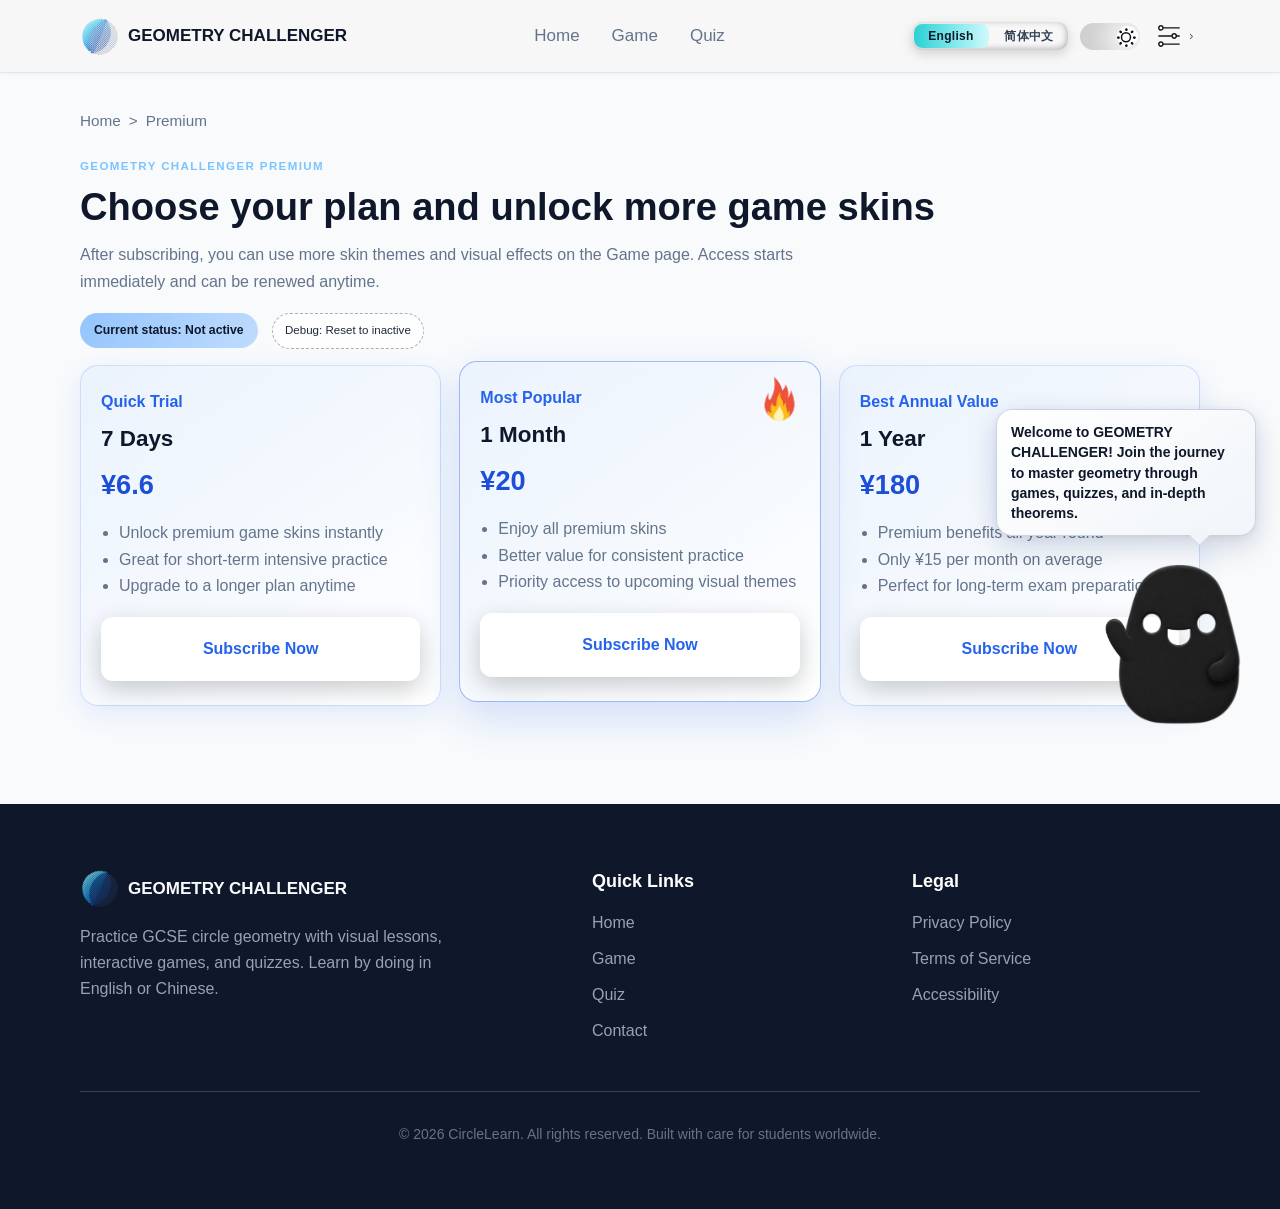
<file: premium/premium.html>
<!DOCTYPE html>
<html lang="en">

<head>
    <meta charset="UTF-8" />
    <meta name="viewport" content="width=device-width, initial-scale=1.0" />
    <title>Premium Plans - Geometry Challenger</title>

    <link rel="stylesheet" href="../css/reset.css" />
    <link rel="stylesheet" href="../css/variables.css" />
    <link rel="stylesheet" href="../css/base.css" />
    <link rel="stylesheet" href="../css/layout.css" />
    <link rel="stylesheet" href="../css/components/buttons.css" />
    <link rel="stylesheet" href="../css/components/cards.css" />
    <link rel="stylesheet" href="../css/components/forms.css" />
    <link rel="stylesheet" href="../css/components/widgets.css" />
    <link rel="stylesheet" href="../css/components/ai-sprite.css" />
    <link rel="stylesheet" href="../css/components/ai-chat-widget.css" />
    <link rel="stylesheet" href="../css/pages/premium.css" />
</head>

<body>
    <script>
        (function () {
            try {
                if (localStorage.getItem('theme') === 'dark') {
                    document.body.classList.add('dark-mode');
                }
            } catch (e) { }
        })();
    </script>
    <header class="header">
        <div class="container">
            <nav class="nav">
                <a href="../index.html#home" class="logo" aria-label="CircleLearn Home">

                    <img src="../assets/images/homepage/icon.png" alt="CircleLearn Logo" width="40" height="40">
                    </img>

                    <span class="logo-text" data-i18n="brand.name">GEOMETRY CHALLENGER</span>
                </a>

                <div class="nav-links">
                    <a href="../index.html#home" class="nav-link" data-i18n="nav.home">Home</a>
                    <a href="../game/game.html" class="nav-link" data-i18n="nav.game">Game</a>
                    <a href="../quiz/quiz-levels.html" class="nav-link" data-i18n="nav.quiz">Quiz</a>
                </div>

                <div class="nav-actions nav-settings-inline">
                    <!-- From Uiverse.io by xxx -->
                    <div class="glass-radio-group">
                        <input type="radio" name="langPlan" id="glass-lang-en" checked="" />
                        <label for="glass-lang-en">English</label>

                        <input type="radio" name="langPlan" id="glass-lang-zh" />
                        <label for="glass-lang-zh">简体中文</label>

                        <div class="glass-glider"></div>
                    </div>

                    <div>
                        <label class="switch" for="switch">
                            <input id="switch" type="checkbox" class="circle" />
                            <svg viewBox="0 0 384 512" xmlns="http://www.w3.org/2000/svg" class="moon svg">
                                <path
                                    d="M223.5 32C100 32 0 132.3 0 256S100 480 223.5 480c60.6 0 115.5-24.2 155.8-63.4c5-4.9 6.3-12.5 3.1-18.7s-10.1-9.7-17-8.5c-9.8 1.7-19.8 2.6-30.1 2.6c-96.9 0-175.5-78.8-175.5-176c0-65.8 36-123.1 89.3-153.3c6.1-3.5 9.2-10.5 7.7-17.3s-7.3-11.9-14.3-12.5c-6.3-.5-12.6-.8-19-.8z">
                                </path>
                            </svg>
                            <div class="sun svg">
                                <span class="dot"></span>
                            </div>
                        </label>
                    </div>
                    <div class="select nav-contact-select" id="navContactSelect">
                        <button type="button" class="selected" id="navContactSelectToggle" aria-haspopup="true"
                            aria-expanded="false" aria-controls="navContactSelectOptions">
                            <img src="../assets/images/homepage/设置.svg" alt="Settings" class="settings-trigger-icon" />
                            <svg xmlns="http://www.w3.org/2000/svg" viewBox="0 0 512 512" class="settings-trigger-arrow"
                                aria-hidden="true">
                                <path
                                    d="M233.4 406.6c12.5 12.5 32.8 12.5 45.3 0l192-192c12.5-12.5 12.5-32.8 0-45.3s-32.8-12.5-45.3 0L256 338.7 86.6 169.4c-12.5-12.5-32.8-12.5-45.3 0s-12.5 32.8 0 45.3l192 192z">
                                </path>
                            </svg>
                        </button>
                        <div class="options" id="navContactSelectOptions">
                            <a href="javascript:void(0)" class="option option-settings"
                                data-i18n="settings.settings">Settings</a>
                            <a href="../contact/contact.html" class="option" data-i18n="settings.contact">Contact Us</a>
                            <a href="premium.html" class="option option-support" data-i18n="settings.support">Support
                                Us</a>
                        </div>
                    </div>
                </div>
            </nav>
        </div>
    </header>

    <section class="page-breadcrumb-row">
        <div class="container">
            <nav class="learn-breadcrumb" aria-label="Breadcrumb">
                <a href="../index.html#home" data-i18n="nav.home">Home</a>
                <span class="learn-breadcrumb-sep" aria-hidden="true">&gt;</span>
                <a href="javascript:void(0)" class="learn-breadcrumb-sep" aria-current="page"
                    data-i18n="premium.breadcrumb.current">Premium</a>
            </nav>
        </div>
    </section>

    <main class="page-content premium-page-content">
        <section class="premium-hero">
            <div class="container">
                <p class="premium-eyebrow" data-i18n="premium.hero.eyebrow">CircleLearn Premium</p>
                <h1 data-i18n="premium.hero.title">选择你的充值套餐，解锁更多游戏皮肤</h1>
                <p class="premium-hero-subtitle" data-i18n="premium.hero.subtitle">
                    充值后可在 Game 页面使用更多主题皮肤与视觉特效。购买后立即生效，支持随时续费。
                </p>
                <div class="premium-member-status" id="premiumMemberStatus">
                    当前状态：未开通
                </div>
                <button type="button" class="premium-debug-reset-btn" id="premiumDebugResetBtn"
                    data-i18n="premium.debug.reset">
                    调试：恢复为未开通
                </button>
            </div>
        </section>

        <section class="premium-plans">
            <div class="container">
                <div class="plan-grid">
                    <article class="plan-card">
                        <p class="plan-name" data-i18n="premium.plan.7d.badge">轻量体验</p>
                        <h2 data-i18n="premium.plan.7d.duration">7 天</h2>
                        <p class="plan-price">¥6.6</p>
                        <ul>
                            <li data-i18n="premium.plan.7d.feature1">立即解锁游戏高级皮肤</li>
                            <li data-i18n="premium.plan.7d.feature2">适合短期冲刺练习</li>
                            <li data-i18n="premium.plan.7d.feature3">可随时升级更长套餐</li>
                        </ul>
                        <button class="btn btn-premium plan-buy-btn" type="button" data-plan-id="7d"
                            data-plan-name-key="premium.plan.7d.name" data-plan-days="7" data-plan-price="6.6"
                            data-i18n="premium.plan.cta">
                            立即开通
                        </button>
                    </article>

                    <article class="plan-card plan-card--featured">
                        <img class="plan-card-flame" src="../assets/images/premium/火苗.png" alt="" aria-hidden="true" />
                        <p class="plan-name" data-i18n="premium.plan.30d.badge">热门推荐</p>
                        <h2 data-i18n="premium.plan.30d.duration">1 个月</h2>
                        <p class="plan-price">¥20</p>
                        <ul>
                            <li data-i18n="premium.plan.30d.feature1">畅玩全部高级皮肤</li>
                            <li data-i18n="premium.plan.30d.feature2">长期练习更划算</li>
                            <li data-i18n="premium.plan.30d.feature3">优先体验后续视觉主题</li>
                        </ul>
                        <button class="btn btn-premium plan-buy-btn" type="button" data-plan-id="30d"
                            data-plan-name-key="premium.plan.30d.name" data-plan-days="30" data-plan-price="20"
                            data-i18n="premium.plan.cta">
                            立即开通
                        </button>
                    </article>

                    <article class="plan-card">
                        <p class="plan-name" data-i18n="premium.plan.365d.badge">年度高性价比</p>
                        <h2 data-i18n="premium.plan.365d.duration">1 年</h2>
                        <p class="plan-price">¥180</p>
                        <ul>
                            <li data-i18n="premium.plan.365d.feature1">全年持续高级权益</li>
                            <li data-i18n="premium.plan.365d.feature2">平均每月仅 ¥15</li>
                            <li data-i18n="premium.plan.365d.feature3">适合长期备考和刷题</li>
                        </ul>
                        <button class="btn btn-premium plan-buy-btn" type="button" data-plan-id="365d"
                            data-plan-name-key="premium.plan.365d.name" data-plan-days="365" data-plan-price="180"
                            data-i18n="premium.plan.cta">
                            立即开通
                        </button>
                    </article>
                </div>
            </div>
        </section>
    </main>

    <footer class="footer">
        <div class="container">
            <div class="footer-grid">
                <div class="footer-brand">
                    <a href="../index.html#home" class="logo">
                        <img src="../assets/images/homepage/icon.png" width="40" height="40" alt="CircleLearn logo" />
                        <span class="logo-text" data-i18n="brand.name">GEOMETRY CHALLENGER</span>
                    </a>
                    <p class="footer-description" data-i18n="footer.description">
                        Practice GCSE circle geometry with visual lessons, interactive games, and quizzes. Learn by
                        doing in English or Chinese.
                    </p>
                </div>
                <div class="footer-links-section">
                    <h4 class="footer-links-title" data-i18n="footer.quickLinks">Quick Links</h4>
                    <ul class="footer-links">
                        <li><a href="../index.html#home" data-i18n="nav.home">Home</a></li>
                        <li><a href="../game/game.html" data-i18n="nav.game">Game</a></li>
                        <li><a href="../quiz/quiz-levels.html" data-i18n="nav.quiz">Quiz</a></li>
                        <li><a href="../contact/contact.html" data-i18n="footer.contact">Contact</a></li>
                    </ul>
                </div>
                <div class="footer-links-section">
                    <h4 class="footer-links-title" data-i18n="footer.legal">Legal</h4>
                    <ul class="footer-links">
                        <li><a href="../index.html#privacy" data-i18n="footer.privacy">Privacy Policy</a></li>
                        <li><a href="../index.html#terms" data-i18n="footer.terms">Terms of Service</a></li>
                        <li><a href="../index.html#accessibility" data-i18n="footer.accessibility">Accessibility</a>
                        </li>
                    </ul>
                </div>
            </div>
            <div class="footer-bottom">
                <p class="footer-copyright" data-i18n="footer.copy">© 2026 CircleLearn. All rights reserved.</p>
            </div>
        </div>
    </footer>

    <div class="ai-sprite-widget" id="aiSpriteWidget" data-body-smile-tuck-src="../assets/images/global/笑容揣手.png" hidden
        aria-live="polite">
        <div class="ai-sprite-widget__bubble">
            <p class="ai-sprite-widget__welcome" data-i18n="home.sprite.welcome">
                Welcome to CircleLearn! Explore games, quizzes, and theorems below.
            </p>
        </div>
        <div class="ai-sprite-widget__sprite-stage">
            <div class="ai-sprite-widget__peek-wrap">
                <div class="ai-sprite-stack">
                    <img class="ai-sprite-widget__body" src="../assets/images/global/笑容精灵只有右手.png" alt=""
                        decoding="async" />
                    <div class="ai-sprite-widget__arm-layer" aria-hidden="true">
                        <img class="ai-sprite-widget__arm" src="../assets/images/global/左手.png" alt=""
                            decoding="async" />
                    </div>
                </div>
            </div>
        </div>
    </div>

    <script src="../js/data/site-i18n.js"></script>
    <script src="../js/utils.js"></script>
    <script src="../js/main.js"></script>
    <script src="../js/pages/premium.js"></script>
    <script src="../js/components/ai-sprite.js"></script>
    <script src="../js/components/ai-chat-widget.js"></script>
</body>

</html>
</file>
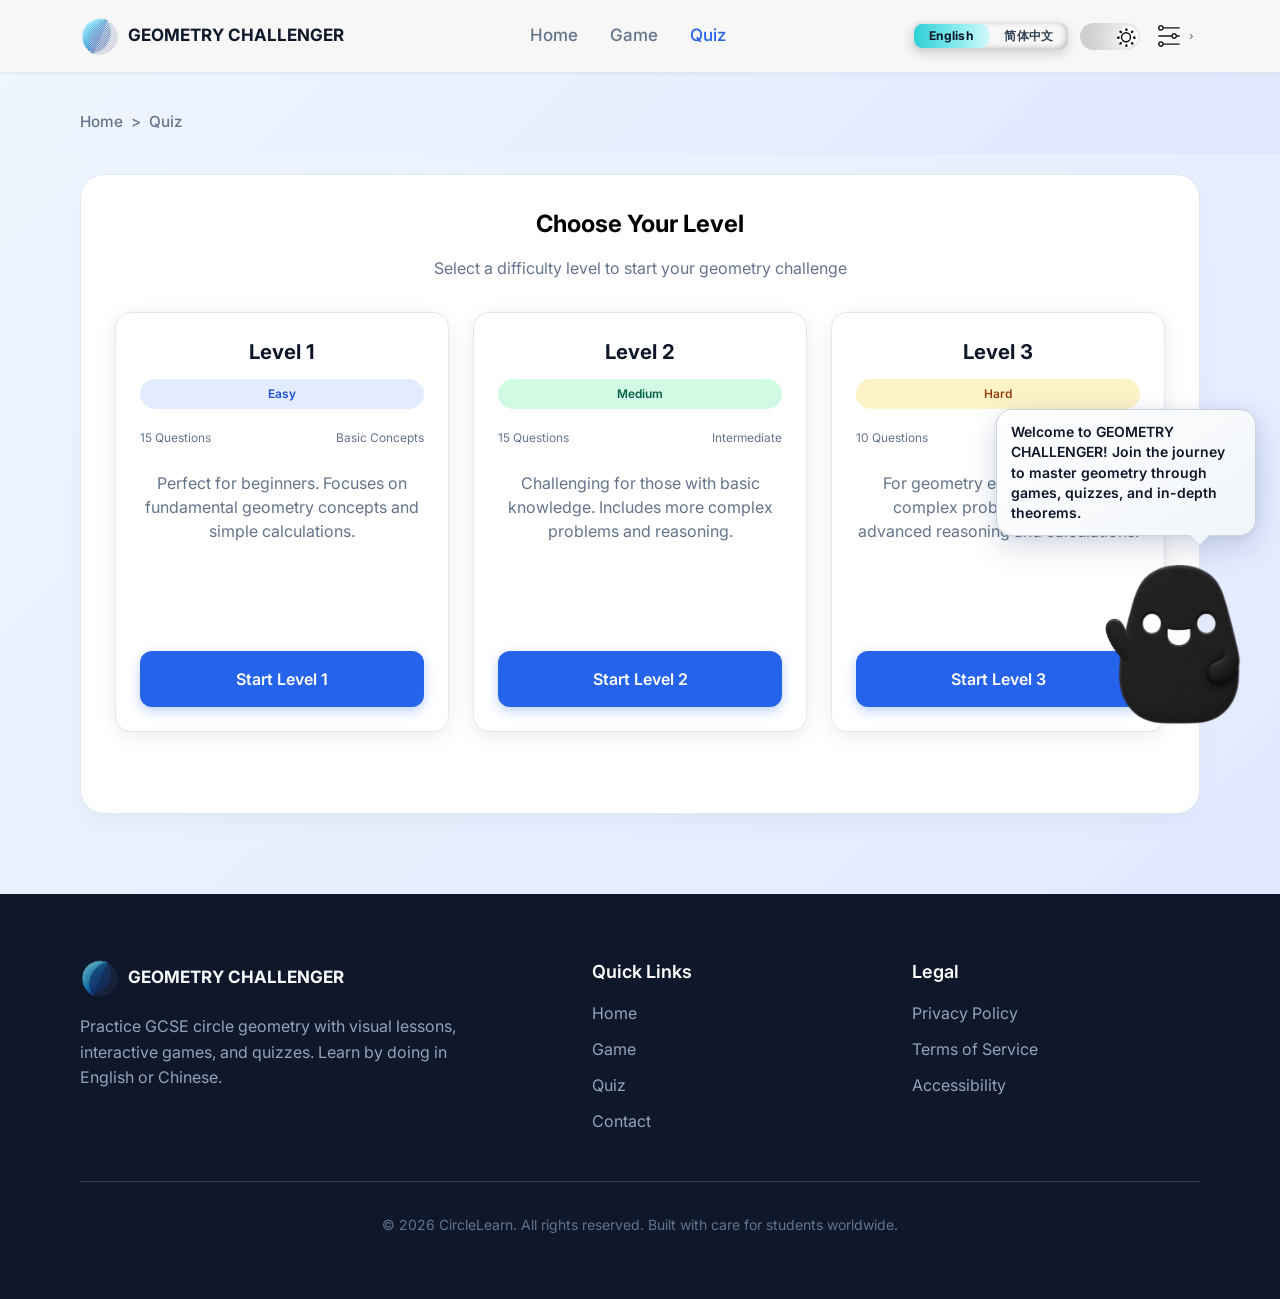
<file: quiz/quiz-levels.html>
<!DOCTYPE html>
<html lang="en">
<head>
    <meta charset="UTF-8">
    <meta name="viewport" content="width=device-width, initial-scale=1.0">
    <title>Choose Level - Geometry Challenger</title>
    <link href="https://fonts.googleapis.com/css2?family=Inter:wght@400;500;600;700;800&display=swap" rel="stylesheet">
    <link rel="stylesheet" href="../css/reset.css">
    <link rel="stylesheet" href="../css/variables.css">
    <link rel="stylesheet" href="../css/base.css">
    <link rel="stylesheet" href="../css/layout.css">
    <link rel="stylesheet" href="../css/components/buttons.css">
    <link rel="stylesheet" href="../css/components/cards.css">
    <link rel="stylesheet" href="../css/components/ai-sprite.css">
    <link rel="stylesheet" href="../css/components/ai-chat-widget.css">
    <link rel="stylesheet" href="../css/pages/quiz.css">
    <link rel="stylesheet" href="../css/pages/quiz.css">
</head>
<body class="quiz-page quiz-levels-page">
    <script>
        (function () {
            try {
                if (localStorage.getItem('theme') === 'dark') {
                    document.body.classList.add('dark-mode');
                }
            } catch (e) {}
        })();
    </script>
    <header class="header">
        <div class="container">
            <nav class="nav">
                <a href="../index.html#home" class="logo" aria-label="CircleLearn Home">
                    
                    <img src="../assets/images/homepage/icon.png" alt="CircleLearn Logo" width="40" height="40">        
                    </img>
                    
                    <span class="logo-text" data-i18n="brand.name">GEOMETRY CHALLENGER</span>
                </a>

                <div class="nav-links">
                    <a href="../index.html#home" class="nav-link" data-i18n="nav.home">Home</a>
                    <a href="../game/game.html" class="nav-link" data-i18n="nav.game">Game</a>
                    <a href="quiz-levels.html" class="nav-link active" data-i18n="nav.quiz">Quiz</a>
                </div>

                <div class="nav-actions nav-settings-inline">
                    <!-- From Uiverse.io by xxx --> 
                    <div class="glass-radio-group">
                        <input type="radio" name="langPlan" id="glass-lang-en" checked="" />
                        <label for="glass-lang-en">English</label>

                        <input type="radio" name="langPlan" id="glass-lang-zh" />
                        <label for="glass-lang-zh">简体中文</label>
                      
                        <div class="glass-glider"></div>
                    </div>
                      
                    <!-- From Uiverse.io by Galahhad --> 
                    <div>
                        <label class="switch" for="switch">
                            <input id="switch" type="checkbox" class="circle" />
                            <svg viewBox="0 0 384 512" xmlns="http://www.w3.org/2000/svg" class="moon svg">
                                <path d="M223.5 32C100 32 0 132.3 0 256S100 480 223.5 480c60.6 0 115.5-24.2 155.8-63.4c5-4.9 6.3-12.5 3.1-18.7s-10.1-9.7-17-8.5c-9.8 1.7-19.8 2.6-30.1 2.6c-96.9 0-175.5-78.8-175.5-176c0-65.8 36-123.1 89.3-153.3c6.1-3.5 9.2-10.5 7.7-17.3s-7.3-11.9-14.3-12.5c-6.3-.5-12.6-.8-19-.8z"></path>
                            </svg>
                            <div class="sun svg">
                                <span class="dot"></span>
                            </div>
                        </label>
                    </div>
                    <div class="select nav-contact-select" id="navContactSelect">
                        <button
                            type="button"
                            class="selected"
                            id="navContactSelectToggle"
                            aria-haspopup="true"
                            aria-expanded="false"
                            aria-controls="navContactSelectOptions"
                        >
                            <img src="../assets/images/homepage/设置.svg" alt="Settings" class="settings-trigger-icon" />
                            <svg xmlns="http://www.w3.org/2000/svg" viewBox="0 0 512 512" class="settings-trigger-arrow" aria-hidden="true">
                                <path d="M233.4 406.6c12.5 12.5 32.8 12.5 45.3 0l192-192c12.5-12.5 12.5-32.8 0-45.3s-32.8-12.5-45.3 0L256 338.7 86.6 169.4c-12.5-12.5-32.8-12.5-45.3 0s-12.5 32.8 0 45.3l192 192z"></path>
                            </svg>
                        </button>
                        <div class="options" id="navContactSelectOptions">
                            <a href="javascript:void(0)" class="option option-settings" data-i18n="settings.settings">Settings</a>
                            <a href="../contact/contact.html" class="option" data-i18n="settings.contact">Contact Us</a>
                            <a href="../premium/premium.html" class="option option-support" data-i18n="settings.support">Support Us</a>
                        </div>
                    </div>
                </div>
            </nav>
        </div>
    </header>

    <section class="page-breadcrumb-row">
        <div class="container">
            <nav class="learn-breadcrumb" aria-label="Breadcrumb">
                <a href="../index.html#home" data-i18n="nav.home">Home</a>
                <span class="learn-breadcrumb-sep" aria-hidden="true">&gt;</span>
                <a href="javascript:void(0)" class="learn-breadcrumb-sep" aria-current="page" data-i18n="nav.quiz">Quiz</a>
            </nav>
        </div>
    </section>


    <main class="main">
        <div class="container">
            <div class="card quiz-container" style="text-align: center;">
                <div class="quiz-card-header">
                    <h1 class="quiz-title" data-i18n="quiz.chooseLevel">Choose Your Level</h1>
                    <p style="color: var(--text-muted); margin-bottom: 32px;" data-i18n="quiz.levelDescription">Select a difficulty level to start your geometry challenge</p>
                </div>

                <div class="level-cards-container">
                    <!-- Level 1 Card -->
                    <div class="level-card" onclick="window.location.href='quiz.html?level=1'">
                        <h3 data-i18n="quiz.level1.title">Level 1</h3>
                        <div class="level-difficulty difficulty-easy" data-i18n="quiz.level1.difficulty">Easy</div>
                        <div class="level-info">
                            <span data-i18n="quiz.level1.questions">15 Questions</span>
                            <span data-i18n="quiz.level1.concepts">Basic Concepts</span>
                        </div>
                        <p data-i18n="quiz.level1.description">Perfect for beginners. Focuses on fundamental geometry concepts and simple calculations.</p>
                        <button class="btn btn-primary" data-i18n="quiz.level1.start">Start Level 1</button>
                    </div>

                    <!-- Level 2 Card -->
                    <div class="level-card" onclick="window.location.href='quiz.html?level=2'">
                        <h3 data-i18n="quiz.level2.title">Level 2</h3>
                        <div class="level-difficulty difficulty-medium" data-i18n="quiz.level2.difficulty">Medium</div>
                        <div class="level-info">
                            <span data-i18n="quiz.level2.questions">15 Questions</span>
                            <span data-i18n="quiz.level2.concepts">Intermediate</span>
                        </div>
                        <p data-i18n="quiz.level2.description">Challenging for those with basic knowledge. Includes more complex problems and reasoning.</p>
                        <button class="btn btn-primary" data-i18n="quiz.level2.start">Start Level 2</button>
                    </div>

                    <!-- Level 3 Card -->
                    <div class="level-card" onclick="window.location.href='quiz.html?level=3'">
                        <h3 data-i18n="quiz.level3.title">Level 3</h3>
                        <div class="level-difficulty difficulty-hard" data-i18n="quiz.level3.difficulty">Hard</div>
                        <div class="level-info">
                            <span data-i18n="quiz.level3.questions">10 Questions</span>
                            <span data-i18n="quiz.level3.concepts">Advanced</span>
                        </div>
                        <p data-i18n="quiz.level3.description">For geometry experts. Features complex problems requiring advanced reasoning and calculations.</p>
                        <button class="btn btn-primary" data-i18n="quiz.level3.start">Start Level 3</button>
                    </div>
                </div>
            </div>
        </div>
    </main>

    <footer class="footer">
        <div class="container">
            <div class="footer-grid">
                <div class="footer-brand">
                    <a href="../index.html#home" class="logo">
                        <img src="../assets/images/homepage/icon.png" width="40px" height="40px"></img>
                        <span class="logo-text" data-i18n="brand.name">GEOMETRY CHALLENGER</span>
                    </a>
                    <p class="footer-description" data-i18n="footer.description">
                        Practice GCSE circle geometry with visual lessons, interactive games, and quizzes. Learn by doing in English or Chinese.
                    </p>
                </div>
                <div class="footer-links-section">
                    <h4 class="footer-links-title" data-i18n="footer.quickLinks">Quick Links</h4>
                    <ul class="footer-links">
                        <li><a href="../index.html#home" data-i18n="nav.home">Home</a></li>
                        <li><a href="../game/game.html" data-i18n="nav.game">Game</a></li>
                        <li><a href="quiz-levels.html" data-i18n="nav.quiz">Quiz</a></li>
                        <li><a href="../contact/contact.html" data-i18n="footer.contact">Contact</a></li>
                    </ul>
                </div>
                <div class="footer-links-section">
                    <h4 class="footer-links-title" data-i18n="footer.legal">Legal</h4>
                    <ul class="footer-links">
                        <li><a href="#privacy" data-i18n="footer.privacy">Privacy Policy</a></li>
                        <li><a href="#terms" data-i18n="footer.terms">Terms of Service</a></li>
                        <li><a href="#accessibility" data-i18n="footer.accessibility">Accessibility</a></li>
                    </ul>
                </div>
            </div>
            <div class="footer-bottom">
                <p class="footer-copyright" data-i18n="footer.copy">© 2026 GEOMETRY CHALLENGER. All rights reserved. Built with care for students worldwide.</p>
            </div>
        </div>
    </footer>

    <div
        class="ai-sprite-widget"
        id="aiSpriteWidget"
        data-body-smile-tuck-src="../assets/images/global/笑容揣手.png"
        hidden
        aria-live="polite"
    >
        <div class="ai-sprite-widget__bubble">
            <p class="ai-sprite-widget__welcome" data-i18n="home.sprite.welcome">
                Welcome to CircleLearn! Explore games, quizzes, and theorems below.
            </p>
        </div>
        <div class="ai-sprite-widget__sprite-stage">
            <div class="ai-sprite-widget__peek-wrap">
                <div class="ai-sprite-stack">
                    <img
                        class="ai-sprite-widget__body"
                        src="../assets/images/global/笑容精灵只有右手.png"
                        alt=""
                        decoding="async"
                    />
                    <div class="ai-sprite-widget__arm-layer" aria-hidden="true">
                        <img
                            class="ai-sprite-widget__arm"
                            src="../assets/images/global/左手.png"
                            alt=""
                            decoding="async"
                        />
                    </div>
                </div>
            </div>
        </div>
    </div>

    <script src="../js/data/site-i18n.js"></script>
    <script src="../js/utils.js"></script>
    <script src="../js/main.js"></script>
    <script src="../js/components/ai-sprite.js"></script>
    <script src="../js/components/ai-chat-widget.js"></script>
</body>
</html>
</file>
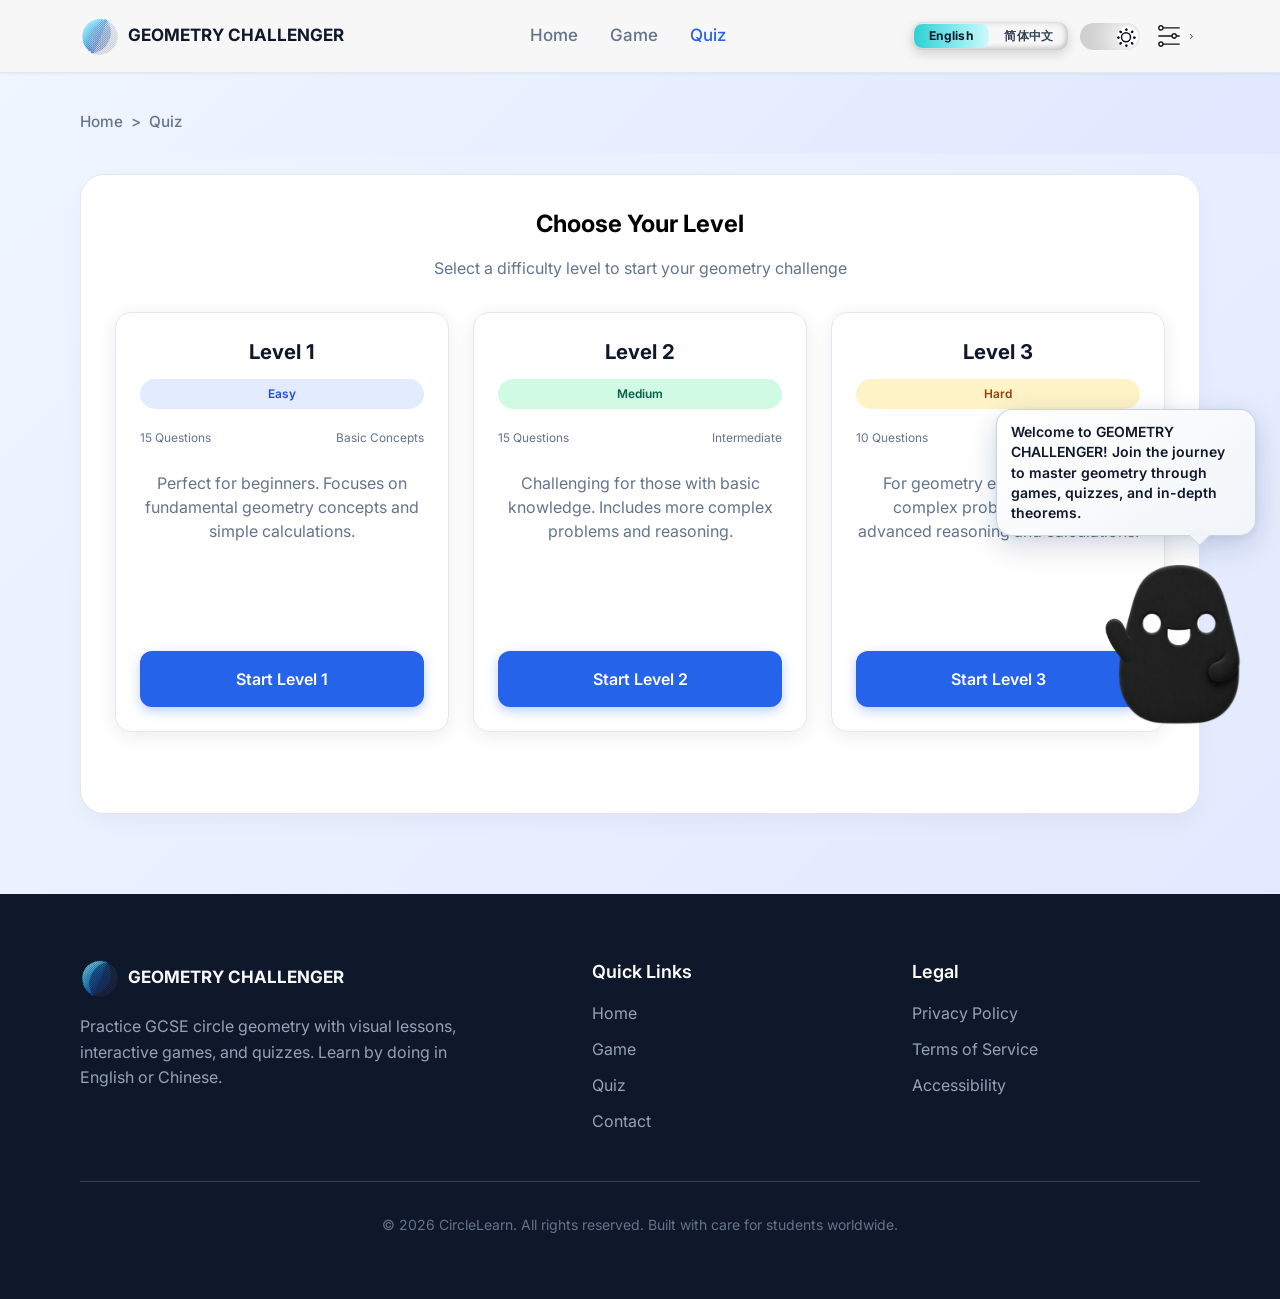
<file: quiz/quiz.html>
<!DOCTYPE html>
<html lang="en">
<head>
    <meta charset="UTF-8">
    <meta name="viewport" content="width=device-width, initial-scale=1.0">
    <title>CircleLearn - Quiz</title>
    <link href="https://fonts.googleapis.com/css2?family=Inter:wght@400;500;600;700;800&display=swap" rel="stylesheet">
    <link rel="stylesheet" href="../css/reset.css">
    <link rel="stylesheet" href="../css/variables.css">
    <link rel="stylesheet" href="../css/base.css">
    <link rel="stylesheet" href="../css/layout.css">
    <link rel="stylesheet" href="../css/components/buttons.css">
    <link rel="stylesheet" href="../css/components/cards.css">
    <link rel="stylesheet" href="../css/components/forms.css">
    <link rel="stylesheet" href="../css/components/widgets.css">
    <link rel="stylesheet" href="../css/components/ai-sprite.css">
    <link rel="stylesheet" href="../css/components/ai-chat-widget.css">
    <link rel="stylesheet" href="../css/pages/quiz.css">
</head>
<body class="quiz-page">
    <script>
        (function () {
            try {
                if (localStorage.getItem('theme') === 'dark') {
                    document.body.classList.add('dark-mode');
                }
            } catch (e) {}
        })();
    </script>
    <header class="header">
        <div class="container">
            <nav class="nav">
                <a href="../index.html#home" class="logo" aria-label="CircleLearn Home">
                    
                    <img src="../assets/images/homepage/icon.png" alt="CircleLearn Logo" width="40" height="40">        
                    </img>
                    
                    <span class="logo-text" data-i18n="brand.name">GEOMETRY CHALLENGER</span>
                </a>

                <div class="nav-links">
                    <a href="../index.html#home" class="nav-link" data-i18n="nav.home">Home</a>
                    <a href="../game/game.html" class="nav-link" data-i18n="nav.game">Game</a>
                    <a href="quiz-levels.html" class="nav-link active" data-i18n="nav.quiz">Quiz</a>
                </div>

                <div class="nav-actions nav-settings-inline">
                    <!-- From Uiverse.io by xxx --> 
                    <div class="glass-radio-group">
                        <input type="radio" name="langPlan" id="glass-lang-en" checked="" />
                        <label for="glass-lang-en">English</label>

                        <input type="radio" name="langPlan" id="glass-lang-zh" />
                        <label for="glass-lang-zh">简体中文</label>
                      
                        <div class="glass-glider"></div>
                    </div>
                      
                    <!-- From Uiverse.io by Galahhad --> 
                    <div>
                        <label class="switch" for="switch">
                            <input id="switch" type="checkbox" class="circle" />
                            <svg viewBox="0 0 384 512" xmlns="http://www.w3.org/2000/svg" class="moon svg">
                                <path d="M223.5 32C100 32 0 132.3 0 256S100 480 223.5 480c60.6 0 115.5-24.2 155.8-63.4c5-4.9 6.3-12.5 3.1-18.7s-10.1-9.7-17-8.5c-9.8 1.7-19.8 2.6-30.1 2.6c-96.9 0-175.5-78.8-175.5-176c0-65.8 36-123.1 89.3-153.3c6.1-3.5 9.2-10.5 7.7-17.3s-7.3-11.9-14.3-12.5c-6.3-.5-12.6-.8-19-.8z"></path>
                            </svg>
                            <div class="sun svg">
                                <span class="dot"></span>
                            </div>
                        </label>
                    </div>
                    <div class="select nav-contact-select" id="navContactSelect">
                        <button
                            type="button"
                            class="selected"
                            id="navContactSelectToggle"
                            aria-haspopup="true"
                            aria-expanded="false"
                            aria-controls="navContactSelectOptions"
                        >
                            <img src="../assets/images/homepage/设置.svg" alt="Settings" class="settings-trigger-icon" />
                            <svg xmlns="http://www.w3.org/2000/svg" viewBox="0 0 512 512" class="settings-trigger-arrow" aria-hidden="true">
                                <path d="M233.4 406.6c12.5 12.5 32.8 12.5 45.3 0l192-192c12.5-12.5 12.5-32.8 0-45.3s-32.8-12.5-45.3 0L256 338.7 86.6 169.4c-12.5-12.5-32.8-12.5-45.3 0s-12.5 32.8 0 45.3l192 192z"></path>
                            </svg>
                        </button>
                        <div class="options" id="navContactSelectOptions">
                            <a href="javascript:void(0)" class="option option-settings" data-i18n="settings.settings">Settings</a>
                            <a href="../contact/contact.html" class="option" data-i18n="settings.contact">Contact Us</a>
                            <a href="../premium/premium.html" class="option option-support" data-i18n="settings.support">Support Us</a>
                        </div>
                    </div>
                </div>
            </nav>
        </div>
    </header>

    <section class="page-breadcrumb-row">
        <div class="container">
            <nav class="learn-breadcrumb" aria-label="Breadcrumb">
                <a href="../index.html#home" data-i18n="nav.home">Home</a>
                <span class="learn-breadcrumb-sep" aria-hidden="true">&gt;</span>
                <a href="quiz-levels.html" data-i18n="nav.quiz">Quiz</a>
                <span class="learn-breadcrumb-sep" aria-hidden="true">&gt;</span>
                <span id="breadcrumbLevel">Level 1</span>
            </nav>
        </div>
    </section>

    <main class="page-content">
        <div class="container">
            <div class="quiz-dashboard">
                <div class="quiz-dashboard-main">
                    <section class="card quiz-container">
                        <span class="quiz-card-label" id="toggleSidebarBtn" data-i18n="sidebarToggleLabel">question</span>
                        
                        <div class="quiz-card-header">
                            <h1 class="quiz-title">
                                <span data-i18n="titleLine1">Circle Theorem Quiz</span>
                                <span id="levelDisplay" class="level-badge">Level 1</span>
                            </h1>

                            <div id="progressDots" class="progress-dots">
                                <div class="dot"></div>
                                <div class="dot"></div>
                                <div class="dot"></div>
                            </div>


                        </div>

                        <div class="ai-hint-box" id="aiHintBox">
                            <div class="hint-label" data-i18n="hintTitle">Hint from AI:</div>
                            <p id="hintContent" data-i18n="hintText">Remember the relationship between the angle at the center and the angle at the circumference subtended by the same arc.</p>
                        </div>

                        <div id="quizRoot">
                            <div class="question-section">
                                <p class="question-text" id="questionText" data-i18n="questionText">What is the value of angle X in the circle below?</p>
                                <div class="geometry-canvas" id="geometryCanvas" aria-hidden="true"></div>

                                <div class="options-grid" id="optionsGrid">
                                    <button type="button" class="btn btn-outline quiz-option-btn" onclick="selectOption(this)" data-i18n="optA">A) 45 degrees</button>
                                    <button type="button" class="btn btn-outline quiz-option-btn" onclick="selectOption(this)" data-i18n="optB">B) 90 degrees</button>
                                    <button type="button" class="btn btn-outline quiz-option-btn" onclick="selectOption(this)" data-i18n="optC">C) 180 degrees</button>
                                    <button type="button" class="btn btn-outline quiz-option-btn" onclick="selectOption(this)" data-i18n="optD">D) 60 degrees</button>
                                </div>

                                <div class="quiz-action-buttons">
                                    <button type="button" class="btn btn-outline" id="prevBtn" data-i18n="prevBtn">← Previous</button>
                                    <button type="button" class="btn btn-primary" id="nextBtn" data-i18n="nextBtn">Next Question →</button>
                                </div>
                            </div>
                        </div>
                    </section>
                </div>

                <aside id="quiz-sidebar">
                    <div class="quiz-sidebar-header">
                        <h3 id="sidebarTitleDisplay" data-i18n="sidebarTitle">All Questions (Level 1)</h3>
                    </div>
                    
                    <div class="quiz-sidebar-footer" style="padding: 20px;">
                        <button type="button" id="clearDataBtn" class="btn btn-outline" style="width: 100%; border-color: var(--danger-color, #ff4d4f); color: var(--danger-color, #ff4d4f);">
                            <span data-i18n="clearData">Clear All Progress</span>
                        </button>
                    </div>
                </aside>
            </div>
        </div>
    </main>

    <footer class="footer">
        <div class="container">
            <div class="footer-grid">
                <div class="footer-brand">
                    <a href="../index.html#home" class="logo">
                        <img src="../assets/images/homepage/icon.png" width="40px" height="40px"></img>
                        <span class="logo-text" data-i18n="brand.name">GEOMETRY CHALLENGER</span>
                    </a>
                    <p class="footer-description" data-i18n="footer.description">
                        Practice GCSE circle geometry with visual lessons, interactive games, and quizzes. Learn by doing in English or Chinese.
                    </p>
                </div>
                <div class="footer-links-section">
                    <h4 class="footer-links-title" data-i18n="footer.quickLinks">Quick Links</h4>
                    <ul class="footer-links">
                        <li><a href="../index.html#home" data-i18n="nav.home">Home</a></li>
                        <li><a href="../game/game.html" data-i18n="nav.game">Game</a></li>
                        <li><a href="quiz-levels.html" data-i18n="nav.quiz">Quiz</a></li>
                        <li><a href="../contact/contact.html" data-i18n="footer.contact">Contact</a></li>
                    </ul>
                </div>
                <div class="footer-links-section">
                    <h4 class="footer-links-title" data-i18n="footer.legal">Legal</h4>
                    <ul class="footer-links">
                        <li><a href="#privacy" data-i18n="footer.privacy">Privacy Policy</a></li>
                        <li><a href="#terms" data-i18n="footer.terms">Terms of Service</a></li>
                        <li><a href="#accessibility" data-i18n="footer.accessibility">Accessibility</a></li>
                    </ul>
                </div>
            </div>
            <div class="footer-bottom">
                <p class="footer-copyright" data-i18n="footer.copy">© 2026 GEOMETRY CHALLENGER. All rights reserved. Built with care for students worldwide.</p>
            </div>
        </div>
    </footer>

    <div
        class="ai-sprite-widget"
        id="aiSpriteWidget"
        data-body-smile-tuck-src="../assets/images/global/笑容揣手.png"
        hidden
        aria-live="polite"
    >
        <div class="ai-sprite-widget__bubble">
            <p class="ai-sprite-widget__welcome" data-i18n="home.sprite.welcome">
                Welcome to CircleLearn! Explore games, quizzes, and theorems below.
            </p>
        </div>
        <div class="ai-sprite-widget__sprite-stage">
            <div class="ai-sprite-widget__peek-wrap">
                <div class="ai-sprite-stack">
                    <img
                        class="ai-sprite-widget__body"
                        src="../assets/images/global/笑容精灵只有右手.png"
                        alt=""
                        decoding="async"
                    />
                    <div class="ai-sprite-widget__arm-layer" aria-hidden="true">
                        <img
                            class="ai-sprite-widget__arm"
                            src="../assets/images/global/左手.png"
                            alt=""
                            decoding="async"
                        />
                    </div>
                </div>
            </div>
        </div>
    </div>

    <script src="../js/data/quiz-questions.js"></script>
    <script src="../js/data/site-i18n.js"></script>
    <script src="../js/utils.js"></script>
    <script src="../js/main.js"></script>
    <script>
        // 检查是否有level参数，如果没有则重定向到quiz-levels.html
        const urlParams = new URLSearchParams(window.location.search);
        const levelParam = urlParams.get('level');
        if (!levelParam) {
            window.location.href = 'quiz-levels.html';
        }
    </script>
    <script src="../js/pages/quiz.js"></script>
    <script src="../js/components/ai-sprite.js"></script>
    <script src="../js/components/ai-chat-widget.js"></script>

    <script>
        const i18n = {
            en: {
                "nav.home": "Home", "nav.game": "Game", "nav.quiz": "Quiz",
                "settings.language": "Language", "settings.theme": "Eye Protection", "settings.contact": "Contact Us", "settings.support": "Support Us",
                bcHome: "Home", bcQuiz: "Quiz", bcLevel: "Level 1",
                titleLine1: "Circle Theorem Quiz",
                questionMeta: "Question 1 of 10",
                timeLabel: "Time Remaining:",
                hintTitle: "Hint from AI:",
                hintText: "Remember the relationship between the angle at the center and the angle at the circumference subtended by the same arc.",
                questionText: "What is the value of angle X in the circle below?",
                optA: "A) 45 degrees", optB: "B) 90 degrees", optC: "C) 180 degrees", optD: "D) 60 degrees",
                prevBtn: "← Previous", nextBtn: "Next Question →",
                sidebarToggleLabel: "question",
                sidebarTitle: "All Questions (Level 1)",
                sidebarClose: "🔒 Close",
                sidebarStatusCurrent: "Current",
                sidebarStatusUnattempted: "Unattempted",
                submitBtn: "Submit Quiz",
                clearData: "Clear All Progress"
            },
            zh: {
                "nav.home": "首页", "nav.game": "游戏", "nav.quiz": "测验",
                "settings.language": "语言", "settings.theme": "护眼模式", "settings.contact": "联系我们", "settings.support": "支持我们",
                bcHome: "首页", bcQuiz: "测验", bcLevel: "等级 1",
                titleLine1: "圆几何挑战测验",
                questionMeta: "第 1 题（共 10 题）",
                timeLabel: "剩余时间：",
                hintTitle: "AI 提示：",
                hintText: "记住同圆弧所对应的圆心角与圆周角之间的关系。",
                questionText: "下图中角 X 的度数是多少？",
                optA: "A) 45 度", optB: "B) 90 度", optC: "C) 180 度", optD: "D) 60 度",
                prevBtn: "← 上一题", nextBtn: "下一题 →",
                sidebarToggleLabel: "题目",
                sidebarTitle: "所有题目（等级 1）",
                sidebarClose: "🔒 关闭",
                sidebarStatusCurrent: "当前",
                sidebarStatusUnattempted: "未作答",
                submitBtn: "提交测验",
                clearData: "清除所有记录"
            }
        };

        function readLang() {
            let lang = localStorage.getItem('lang') || 'en';
            return (lang === 'zh' || lang === 'en') ? lang : 'en';
        }

        let currentLang = readLang();

        function applyI18n() {
            const dict = i18n[currentLang];
            document.querySelectorAll('[data-i18n]').forEach((el) => {
                const key = el.getAttribute('data-i18n');
                if (dict[key]) el.textContent = dict[key];
            });
        }

        // 监听语言切换事件
        document.addEventListener('circlelearn:langchange', () => {
            currentLang = readLang();
            applyI18n();
        });

        function hideSidebar() {
            const sidebar = document.getElementById('quiz-sidebar');
            if (sidebar) sidebar.classList.remove('is-open');
        }

        function selectOption(el) {
            document.querySelectorAll('.quiz-option-btn').forEach((btn) => btn.classList.remove('selected'));
            el.classList.add('selected');
        }

        document.addEventListener('DOMContentLoaded', () => {
            applyI18n();

            const toggleBtn = document.getElementById('toggleSidebarBtn');
            const sidebar = document.getElementById('quiz-sidebar');
            if (toggleBtn && sidebar) {
                toggleBtn.addEventListener('click', () => sidebar.classList.toggle('is-open'));
            }


        });
    </script>
</body>
</html>
</file>
<file: css/variables.css>
/* 全局变量：颜色、灰阶等 */
:root {
    --primary: #2563EB;
    --secondary: #22C55E;
    --accent-warm: #D97706;
    --accent-warm-2: #EA580C;
    --accent-warm-soft: #FDE3A7;
    --accent-warm-deep: #7C2D12;
    --background: #F8FAFC;
    --text: #0F172A;
    --text-muted: #64748B;
    --gray-50: #F8FAFC;
    --gray-100: #F1F5F9;
    --gray-200: #E2E8F0;
    --gray-300: #CBD5E1;
    --gray-600: #475569;
    --gray-700: #334155;
    --gray-800: #1E293B;
    --gray-900: #0F172A;
    --base-font-size: 16px;
    --h1-size: 2.5rem;
    --h2-size: 2rem;
    --h3-size: 1.5rem;
    --p-size: 1rem;
    --small-size: 0.875rem;
}

body.font-small {
    --base-font-size: 14px;
}

body.font-large {
    --base-font-size: 20px;
}

html {
    font-size: var(--base-font-size);
}

body.dark-mode {
    --background: #0F172A;
    --text: #F8FAFC;
    --text-muted: #94A3B8;
    --gray-50: #1E293B;
    --gray-100: #334155;
    --gray-200: #475569;
    --gray-800: #1E293B;
    --gray-900: #0F172A;
}

/* 色盲友好模式（Deuteranopia / Protanopia / Tritanopia 优先） */
body.colorblind-mode {
    --primary: #1D4ED8;          /* 主交互蓝 */
    --secondary: #C2410C;        /* 替代绿：高对比橙 */
    --accent-warm: #B45309;
    --accent-warm-2: #9A3412;
    --accent-warm-soft: #FFE7C2;
    --accent-warm-deep: #7C2D12;
    --background: #F7FAFF;
    --text: #0B1B3A;
    --text-muted: #334155;
    --gray-50: #F7FAFF;
    --gray-100: #EAF1FF;
    --gray-200: #CEDCF5;
    --gray-300: #AFC3E4;
    --gray-600: #425A80;
    --gray-700: #334866;
    --gray-800: #1E3553;
    --gray-900: #102742;
}

body.dark-mode.colorblind-mode {
    --primary: #7FB2FF;
    --secondary: #FFB15A;
    --accent-warm: #FFB15A;
    --accent-warm-2: #FF8A3D;
    --accent-warm-soft: #3A2A1A;
    --accent-warm-deep: #FFD8A8;
    --background: #0B1220;
    --text: #EAF2FF;
    --text-muted: #A9BCD8;
    --gray-50: #1A2740;
    --gray-100: #223452;
    --gray-200: #31486C;
    --gray-800: #1A2740;
    --gray-900: #0B1220;
}
</file>
<file: css/base.css>
/* 基础样式：body、容器 */
body {
    font-family: 'Inter', -apple-system, BlinkMacSystemFont, 'Segoe UI', sans-serif;
    font-size: var(--base-font-size);
    line-height: 1.5;
    color: var(--text);
    background-color: var(--background);
    transition: background-color 0.3s ease, color 0.3s ease;
}

html {
    -webkit-text-size-adjust: 100%;
    text-size-adjust: 100%;
    overflow-x: clip;
}

body {
    min-width: 320px;
    overflow-x: hidden;
}

.container {
    max-width: 1440px;
    margin: 0 auto;
    padding: 0 80px;
}

img,
svg,
video,
canvas {
    max-width: 100%;
}

img,
video {
    height: auto;
}

input,
button,
textarea,
select {
    font: inherit;
}

@media (max-width: 1200px) {
    .container {
        padding: 0 40px;
    }
}

@media (max-width: 768px) {
    .container {
        padding: 0 20px;
    }
}
</file>
<file: css/layout.css>
/* 页面骨架：header、footer、通用区块标题 */
.header {
    position: sticky;
    top: 0;
    z-index: 50;
    background-color: #F7F7F7;
    border-bottom: 1px solid var(--gray-200);
    box-shadow: 0 1px 3px rgba(0, 0, 0, 0.05);
    transition: background-color 0.3s ease;
}

body.dark-mode .header {
    background-color: #3B3A3A;
    border-bottom-color: #1E3A27;
}

.nav {
    height: 72px;
    display: flex;
    align-items: center;
    justify-content: space-between;
}

.logo {
    display: flex;
    align-items: center;
    gap: 8px;
    text-decoration: none;
    color: inherit;
}

.logo-icon {
    width: 40px;
    height: 40px;
    border-radius: 50%;
    background: linear-gradient(135deg, #2563EB, #60A5FA);
    display: flex;
    align-items: center;
    justify-content: center;
    color: white;
}

.logo-text {
    font-weight: 700;
    font-size: 1.25rem;
    color: var(--text);
}

.nav-links {
    position: relative;
    left: 50px;
    display: flex;
    gap: 32px;
    font-size: 1.25rem;
    
}

.nav-link {
    color: var(--text-muted);
    text-decoration: none;
    font-weight: 500;
    transition: color 0.3s ease;
}

.nav-link:hover,
.nav-link.active {
    color: var(--primary);
}

body.dark-mode .nav-link {
    color: #ffffff;
}

body.dark-mode .nav-link:hover,
body.dark-mode .nav-link.active {
    color: #7CC4FF;
}

.nav-actions {
    display: flex;
    gap: 12px;
    align-items: center;
    position: relative;
    transform: translateX(80px);
}

.settings-dropdown {
    position: relative;
}

.settings-menu {
    position: absolute;
    top: calc(100% + 10px);
    right: 0;
    min-width: 220px;
    background-color: white;
    border: 1px solid var(--gray-200);
    border-radius: 12px;
    box-shadow: 0 12px 28px rgba(0, 0, 0, 0.12);
    padding: 8px;
    display: none;
    z-index: 80;
}

body.dark-mode .settings-menu {
    background-color: var(--gray-900);
    border-color: var(--gray-700);
    box-shadow: 0 12px 28px rgba(0, 0, 0, 0.35);
}

.settings-dropdown.is-open .settings-menu {
    display: block;
}

.settings-item {
    width: 100%;
    border: none;
    background: transparent;
    color: var(--text);
    display: flex;
    justify-content: space-between;
    align-items: center;
    gap: 12px;
    padding: 10px 12px;
    border-radius: 8px;
    cursor: pointer;
    font-size: 0.875rem;
    text-decoration: none;
}

.settings-item:hover {
    background-color: var(--gray-100);
}

body.dark-mode .font-controls button {
    background: var(--gray-800);
    border-color: var(--gray-600);
    color: var(--text);
}

.font-controls button {
    width: 32px;
    height: 32px;
    border: 1px solid var(--gray-200);
    border-radius: 6px;
    background: var(--gray-50);
    color: var(--text);
    font-size: 0.875rem;
    cursor: pointer;
    display: flex;
    align-items: center;
    justify-content: center;
    transition: all 0.2s ease;
}

body.dark-mode .font-controls button {
    background: var(--gray-800);
    border-color: var(--gray-600);
    color: var(--text);
}

.font-controls button:hover {
    border-color: var(--primary);
    color: var(--primary);
}

.font-controls button.active {
    background: var(--primary);
    border-color: var(--primary);
    color: white;
}

body.dark-mode .settings-item:hover {
    background-color: var(--gray-800);
}

.font-controls {
    display: flex;
    gap: 4px;
}

.settings-link {
    display: flex;
    position: relative;
    transform: translateX(50px);
}

.settings-value {
    color: var(--text-muted);
    font-weight: 600;
}

/* 首页导航：设置项直出（中英 / 护眼 / 联系我们） */
.nav-settings-inline .settings-item {
    width: auto;
    padding: 8px 12px;
    border: 1px solid var(--gray-200);
    border-radius: 999px;
    font-size: 13px;
    background: #fff;
    color: var(--text);
}

.nav-settings-inline .settings-item:hover {
    border-color: var(--primary);
    background: var(--gray-100);
}

.nav-settings-inline .settings-link {
    justify-content: center;
}

body.dark-mode .nav-settings-inline .settings-item {
    background: var(--gray-800);
    border-color: var(--gray-700);
}

body.dark-mode .nav-settings-inline .settings-item:hover {
    border-color: #60A5FA;
    background: var(--gray-700);
}

/* 全站导航控件：护眼开关（From Uiverse.io by Galahhad） */
.theme-switch {
    --toggle-size: 10px;
    --container-width: 5.625em;
    --container-height: 1.5em;
    --container-radius: 6.25em;
    --container-light-bg: #3D7EAE;
    --container-night-bg: #1D1F2C;
    --circle-container-diameter: 3.375em;
    --sun-moon-diameter: 2.125em;
    --sun-bg: #ECCA2F;
    --moon-bg: #C4C9D1;
    --spot-color: #959DB1;
    --circle-container-offset: calc((var(--circle-container-diameter) - var(--container-height)) / 2 * -1);
    --stars-color: #fff;
    --clouds-color: #F3FDFF;
    --back-clouds-color: #AACADF;
    --transition: .5s cubic-bezier(0, -0.02, 0.4, 1.25);
    --circle-transition: .3s cubic-bezier(0, -0.02, 0.35, 1.17);
}

.theme-switch, .theme-switch *, .theme-switch *::before, .theme-switch *::after {
    box-sizing: border-box;
    margin: 0;
    padding: 0;
    font-size: var(--toggle-size);
}

.theme-switch__container {
    width: var(--container-width);
    height: var(--container-height);
    background-color: var(--container-light-bg);
    border-radius: var(--container-radius);
    overflow: hidden;
    cursor: pointer;
    box-shadow: 0em -0.062em 0.062em rgba(0, 0, 0, 0.25), 0em 0.062em 0.125em rgba(255, 255, 255, 0.94);
    transition: var(--transition);
    position: relative;
}

.theme-switch__container::before {
    content: "";
    position: absolute;
    z-index: 1;
    inset: 0;
    box-shadow: 0em 0.05em 0.187em rgba(0, 0, 0, 0.25) inset, 0em 0.05em 0.187em rgba(0, 0, 0, 0.25) inset;
    border-radius: var(--container-radius);
}

.theme-switch__checkbox {
    display: none;
}

.theme-switch__circle-container {
    width: var(--circle-container-diameter);
    height: var(--circle-container-diameter);
    background-color: rgba(255, 255, 255, 0.1);
    position: absolute;
    left: var(--circle-container-offset);
    top: var(--circle-container-offset);
    border-radius: var(--container-radius);
    box-shadow: inset 0 0 0 3.375em rgba(255, 255, 255, 0.1), inset 0 0 0 3.375em rgba(255, 255, 255, 0.1), 0 0 0 0.625em rgba(255, 255, 255, 0.1), 0 0 0 1.25em rgba(255, 255, 255, 0.1);
    display: flex;
    transition: var(--circle-transition);
    pointer-events: none;
}

.theme-switch__sun-moon-container {
    pointer-events: auto;
    position: relative;
    z-index: 2;
    width: var(--sun-moon-diameter);
    height: var(--sun-moon-diameter);
    margin: auto;
    border-radius: var(--container-radius);
    background-color: var(--sun-bg);
    box-shadow: 0.062em 0.062em 0.062em 0em rgba(254, 255, 239, 0.61) inset, 0em -0.062em 0.062em 0em #a1872a inset;
    filter: drop-shadow(0.062em 0.125em 0.125em rgba(0, 0, 0, 0.25)) drop-shadow(0em 0.062em 0.125em rgba(0, 0, 0, 0.25));
    overflow: hidden;
    transition: var(--transition);
}

.theme-switch__moon {
    transform: translateX(100%);
    width: 100%;
    height: 100%;
    background-color: var(--moon-bg);
    border-radius: inherit;
    box-shadow: 0.062em 0.062em 0.062em 0em rgba(254, 255, 239, 0.61) inset, 0em -0.062em 0.062em 0em #969696 inset;
    transition: var(--transition);
    position: relative;
}

.theme-switch__spot {
    position: absolute;
    top: 0.75em;
    left: 0.312em;
    width: 0.75em;
    height: 0.75em;
    border-radius: var(--container-radius);
    background-color: var(--spot-color);
    box-shadow: 0em 0.0312em 0.062em rgba(0, 0, 0, 0.25) inset;
}

.theme-switch__spot:nth-of-type(2) {
    width: 0.375em;
    height: 0.375em;
    top: 0.937em;
    left: 1.375em;
}

.theme-switch__spot:nth-last-of-type(3) {
    width: 0.25em;
    height: 0.25em;
    top: 0.312em;
    left: 0.812em;
}

.theme-switch__clouds {
    width: 1.25em;
    height: 1.25em;
    background-color: var(--clouds-color);
    border-radius: var(--container-radius);
    position: absolute;
    bottom: -0.625em;
    left: 0.312em;
    box-shadow: 0.937em 0.312em var(--clouds-color), -0.312em -0.312em var(--back-clouds-color), 1.437em 0.375em var(--clouds-color), 0.5em -0.125em var(--back-clouds-color), 2.187em 0 var(--clouds-color), 1.25em -0.062em var(--back-clouds-color), 2.937em 0.312em var(--clouds-color), 2em -0.312em var(--back-clouds-color), 3.625em -0.062em var(--clouds-color), 2.625em 0em var(--back-clouds-color), 4.5em -0.312em var(--clouds-color), 3.375em -0.437em var(--back-clouds-color), 4.625em -1.75em 0 0.437em var(--clouds-color), 4em -0.625em var(--back-clouds-color), 4.125em -2.125em 0 0.437em var(--back-clouds-color);
    transition: 0.5s cubic-bezier(0, -0.02, 0.4, 1.25);
}

.theme-switch__stars-container {
    position: absolute;
    color: var(--stars-color);
    top: -100%;
    left: 0.312em;
    width: 2.75em;
    height: auto;
    transition: var(--transition);
}

.theme-switch__checkbox:checked + .theme-switch__container {
    background-color: var(--container-night-bg);
}

.theme-switch__checkbox:checked + .theme-switch__container .theme-switch__circle-container {
    left: calc(100% - var(--circle-container-offset) - var(--circle-container-diameter));
}

.theme-switch__checkbox:checked + .theme-switch__container .theme-switch__circle-container:hover {
    left: calc(100% - var(--circle-container-offset) - var(--circle-container-diameter) - 0.187em);
}

.theme-switch__circle-container:hover {
    left: calc(var(--circle-container-offset) + 0.187em);
}

.theme-switch__checkbox:checked + .theme-switch__container .theme-switch__moon {
    transform: translate(0);
}

.theme-switch__checkbox:checked + .theme-switch__container .theme-switch__clouds {
    bottom: -4.062em;
}

.theme-switch__checkbox:checked + .theme-switch__container .theme-switch__stars-container {
    top: 50%;
    transform: translateY(-50%);
}

/* 全站导航控件：中英文玻璃切换 */
.glass-radio-group {
    --bg: rgba(255, 255, 255, 0.06);
    --text: #334155;
    display: flex;
    position: relative;
    background: var(--bg);
    border-radius: 0.75rem;
    backdrop-filter: blur(12px);
    box-shadow: inset 1px 1px 4px rgba(255, 255, 255, 0.2), inset -1px -1px 6px rgba(0, 0, 0, 0.3), 0 4px 12px rgba(0, 0, 0, 0.15);
    overflow: hidden;
    width: fit-content;
}

.glass-radio-group input {
    display: none;
}

.glass-radio-group label {
    flex: 1;
    display: flex;
    align-items: center;
    justify-content: center;
    min-width: 78px;
    font-size: 12px;
    padding: 0.38rem 0.65rem;
    cursor: pointer;
    font-weight: 700;
    letter-spacing: 0.3px;
    color: var(--text);
    position: relative;
    z-index: 2;
    transition: color 0.3s ease-in-out;
}

/* 语言控件首帧同步前禁用过渡，避免跨页时出现 EN -> 中文 的闪动动画 */
body:not(.lang-sync-ready) .glass-radio-group label,
body:not(.lang-sync-ready) .glass-radio-group .glass-glider {
    transition: none !important;
}

/* 同步完成前隐藏语言控件，避免看到 EN -> 中文 的切换轨迹 */
body:not(.lang-sync-ready) .glass-radio-group {
    opacity: 0;
    visibility: hidden;
    pointer-events: none;
}

.glass-radio-group label:hover {
    color: #0f172a;
}

.glass-radio-group input:checked + label {
    color: #0f172a;
}

.glass-glider {
    position: absolute;
    top: 2px;
    bottom: 2px;
    left: 2px;
    width: calc(100% / 2 - 3px);
    border-radius: 0.62rem;
    z-index: 1;
    transition: transform 0.5s cubic-bezier(0.37, 1.95, 0.66, 0.56), background 0.4s ease-in-out, box-shadow 0.4s ease-in-out;
}

#glass-lang-en:checked ~ .glass-glider {
    transform: translateX(0%);
    background: linear-gradient(90deg, #2DD0D6 0%, #8EECEF 62%, #CFF9FB 100%);
    box-shadow: none;
}

#glass-lang-zh:checked ~ .glass-glider {
    transform: translateX(calc(100% + 2px));
    background: linear-gradient(135deg, #d0e7ff55, #a0d8ff);
    box-shadow: none;
}

body.dark-mode .glass-radio-group {
    --text: #cbd5e1;
}

body.dark-mode .glass-radio-group label:hover,
body.dark-mode .glass-radio-group input:checked + label {
    color: #ffffff;
}

/* 全站导航控件：明暗模式切换（新组件） */
.switch {
    --transition: 300ms;
    --transition500: 500ms;
    --color-dark: #0c0f14;
    --color-darkGray: #21262e;
    --color-gray: #52555a;
    --color-offwhite: #cecece;
    --shadow-color: var(--color-dark);
    position: relative;
    display: flex;
    align-items: center;
    width: 60px;
    height: fit-content;
    background-color: var(--color-dark);
    border-radius: 24px;
    padding: 3px;
    transition: var(--transition500);
    user-select: none;
    cursor: pointer;
    overflow: hidden;
}

.switch .svg {
    transition: var(--transition);
    position: absolute;
    left: 5px;
}

.switch .moon {
    width: 16px;
    fill: var(--color-gray);
    opacity: 1;
}

.switch .sun {
    transform: translateY(-50%);
    width: 10px;
    height: 10px;
    border-radius: 50%;
    left: calc(100% - 19px);
    top: 13px;
    display: flex;
    align-items: center;
    justify-content: center;
    scale: 0.75;
    opacity: 0;
}

.switch .sun .dot {
    position: relative;
    display: block;
    width: 3px;
    height: 3px;
    border-radius: 50%;
    background: white;
    z-index: 1;
    box-shadow: 11px 0px 0px var(--shadow-color),
        10.3px 0px 0px var(--shadow-color), -11px 0px 0px var(--shadow-color),
        -10.3px 0px 0px var(--shadow-color), 0px -11px 0px var(--shadow-color),
        0px -10.3px 0px var(--shadow-color), 0px 11px 0px var(--shadow-color),
        0px 10.3px 0px var(--shadow-color), 8px 8px 0px var(--shadow-color),
        7.3px 7.3px 0px var(--shadow-color), 8px -8px 0px var(--shadow-color),
        7.3px -7.3px 0px var(--shadow-color), -8px -8px 0px var(--shadow-color),
        -7.3px -7.3px 0px var(--shadow-color), -8px 8px 0px var(--shadow-color),
        -7.3px 7.3px 0px var(--shadow-color);
}

.switch .sun .dot::before {
    content: "";
    position: absolute;
    top: 50%;
    left: 50%;
    transform: translate(-50%, -50%);
    width: 10px;
    height: 10px;
    border-radius: 50%;
    background: white;
    border: 2px solid var(--color-dark);
}

.switch .circle {
    appearance: none;
    position: relative;
    width: 21px;
    height: 21px;
    border-radius: 50%;
    left: 0;
    background-color: var(--color-darkGray);
    border: 1px solid var(--color-darkGray);
    transition: var(--transition500);
    box-shadow: 1px 1px 20px 3px var(--color-darkGray);
}

.switch:has(.circle:checked) {
    background: var(--color-offwhite);
}

.switch .circle:hover {
    margin-left: 3px;
}

.switch .circle:checked:hover {
    margin-left: -3px;
}

.switch .circle:checked {
    left: calc(100% - 20px);
    background: white;
    border-color: white;
    box-shadow: 1px 1px 30px 12px white;
}

.switch:has(.circle:checked) > .sun {
    opacity: 1;
}

.switch:has(.circle:checked) > .moon {
    opacity: 0;
}

/* 主题脚本尚未完成同步时，先按页面主题把开关画成正确状态，避免切页闪烁 */
body:not(.theme-sync-ready):not(.dark-mode) .switch {
    background: var(--color-offwhite);
}

body:not(.theme-sync-ready):not(.dark-mode) .switch .circle {
    left: calc(100% - 20px);
    background: white;
    border-color: white;
    box-shadow: 1px 1px 30px 12px white;
}

body:not(.theme-sync-ready):not(.dark-mode) .switch > .sun {
    opacity: 1;
}

body:not(.theme-sync-ready):not(.dark-mode) .switch > .moon {
    opacity: 0;
}

/* 导航 About 下拉菜单（点击触发） */
.select {
    width: fit-content;
    cursor: pointer;
    position: relative;
    transition: 300ms;
    overflow: visible;
}

.select .selected {
    background-color: transparent;
    color: var(--text);
    padding: 4px 0;
    border-radius: 0;
    position: relative;
    z-index: 120;
    font-size: 16px;
    font-weight: 600;
    display: flex;
    align-items: center;
    justify-content: space-between;
    gap: 8px;
    border: none;
    min-width: auto;
    cursor: pointer;
    transition: color 0.25s ease, opacity 0.25s ease;
}

.select .selected:hover {
    color: var(--primary);
}

.select .arrow {
    height: 12px;
    transform: rotate(-90deg);
    width: 17px;
    fill: currentColor;
    transition: 300ms;
    opacity: 0.75;
}

.select .options {
    display: flex;
    flex-direction: column;
    border-radius: 12px;
    padding: 6px;
    background-color: #fff;
    border: 1px solid var(--gray-200);
    box-shadow: 0 12px 24px rgba(15, 23, 42, 0.14);
    position: absolute;
    top: calc(100% + 4px);
    right: 0;
    opacity: 0;
    transform: translateY(-5px) translateX(70px);
    transition: opacity 0.25s ease, transform 0.25s ease;
    pointer-events: none;
    z-index: 120;
}

.select.is-open > .options {
    opacity: 1;
    transform: translateY(10px) translateX(70px);
    pointer-events: auto;
}

.select.is-open > .selected .arrow {
    transform: rotate(0deg) translateX(50px);
}

.select .option {
    border-radius: 8px;
    padding: 8px 10px;
    transition: background-color 0.25s ease, color 0.25s ease;
    background-color: transparent;
    width: 148px;
    font-size: 13px;
    color: var(--text);
    text-decoration: none;
    display: block;
    border: none;
    text-align: left;
    cursor: pointer;
    font-weight: 500;
}

.select .option:hover {
    background-color: var(--gray-100);
    color: var(--primary);
}

.nav-contact-select .selected {
    transform: translateX(50px);
    width: 48px;
    height: 32px;
    border-radius: 10px;
    padding: 0 6px;
    justify-content: space-between;
}

.nav-contact-select .selected:hover {
    background: transparent;
    color: var(--primary);
}

.settings-trigger-icon {
    width: 22px;
    height: 22px;
    display: block;
    transition: transform 0.25s ease, filter 0.25s ease, opacity 0.25s ease;
    opacity: 0.92;
}

.settings-trigger-arrow {
    width: 13px;
    height: 13px;
    display: block;
    fill: currentColor;
    transform: rotate(-90deg);
    transition: transform 0.25s ease, color 0.25s ease, opacity 0.25s ease;
    opacity: 0.8;
}

.nav-contact-select .selected:hover .settings-trigger-icon,
.nav-contact-select .selected:hover .settings-trigger-arrow {
    transform: scale(1.08);
    opacity: 1;
}

.nav-contact-select .selected:hover .settings-trigger-icon {
    filter: brightness(0) saturate(100%) invert(28%) sepia(86%) saturate(2136%) hue-rotate(212deg) brightness(94%) contrast(96%);
}

.nav-contact-select .selected:hover .settings-trigger-arrow {
    transform: rotate(-90deg) scale(1.08);
}

body.dark-mode .select .selected {
    color: #e2e8f0;
}

body.dark-mode .select .selected:hover {
    color: #93c5fd;
}

body.dark-mode .nav-contact-select .selected:hover {
    background: transparent;
}

body.dark-mode .settings-trigger-icon {
    filter: brightness(0) saturate(100%) invert(100%);
}

body.dark-mode .nav-contact-select .selected:hover .settings-trigger-icon {
    filter: brightness(0) saturate(100%) invert(82%) sepia(26%) saturate(1385%) hue-rotate(176deg) brightness(98%) contrast(103%);
}

.select.is-open > .selected .settings-trigger-arrow {
    transform: rotate(0deg);
}

.select.is-open > .selected:hover .settings-trigger-arrow {
    transform: rotate(0deg) scale(1.08);
}

body.dark-mode .select .options {
    background: var(--gray-900);
    border-color: var(--gray-700);
    box-shadow: 0 16px 32px rgba(0, 0, 0, 0.35);
}

body.dark-mode .select .option {
    color: #e2e8f0;
}

body.dark-mode .select .option:hover {
    background: var(--gray-800);
    color: #93c5fd;
}

/* 设置弹窗 */
.settings-modal[hidden] {
    display: none;
}

.settings-modal {
    position: fixed;
    inset: 0;
    z-index: 300;
}

.settings-modal__backdrop {
    position: absolute;
    inset: 0;
    background: rgba(2, 8, 23, 0.48);
    backdrop-filter: blur(2px);
}

.settings-modal__panel {
    position: absolute;
    top: 50%;
    left: 50%;
    transform: translate(-50%, -50%);
    width: min(92vw, 550px);
    background: #ffffff;
    border: 1px solid var(--gray-200);
    border-radius: 16px;
    box-shadow: 0 24px 48px rgba(15, 23, 42, 0.22);
    padding: 18px;
}

.settings-modal__header {
    display: flex;
    align-items: center;
    justify-content: space-between;
    margin-bottom: 14px;
}

.settings-modal__header h3 {
    margin: 0;
    font-size: 1.2rem;
    color: var(--text);
}

.settings-modal__close {
    border: none;
    background: transparent;
    color: var(--text-muted);
    font-size: 24px;
    line-height: 1;
    cursor: pointer;
}

.settings-modal__content {
    display: grid;
    gap: 14px;
}

.settings-item-block {
    border: 1px solid var(--gray-200);
    border-radius: 10px;
    padding: 12px;
}

.settings-item-block label {
    display: block;
    margin-bottom: 8px;
    font-size: 0.95rem;
    font-weight: 600;
    color: var(--text);
}

.settings-item-help {
    margin: -2px 0 10px;
    color: var(--text-muted);
    font-size: 0.84rem;
    line-height: 1.45;
}

.settings-mode-row {
    display: flex;
    align-items: center;
    justify-content: space-between;
    gap: 12px;
}

.settings-mode-state {
    color: var(--text-muted);
    font-weight: 700;
    font-size: 0.88rem;
}

.settings-mode-state.is-on {
    color: var(--primary);
}

.settings-mode-switch {
    position: relative;
    display: inline-flex;
    align-items: center;
    justify-content: center;
    flex-shrink: 0;
    min-width: 56px;
    width: 56px;
    height: 30px;
    cursor: pointer;
}

.settings-mode-switch input {
    position: absolute;
    inset: 0;
    width: 100%;
    height: 100%;
    margin: 0;
    opacity: 0;
    pointer-events: none;
}

.settings-mode-switch__track {
    display: inline-block;
    width: 56px;
    height: 30px;
    border-radius: 999px;
    background: #dbe5f7;
    border: 1px solid #c2d1ea;
    position: relative;
    overflow: hidden;
    transition: background 0.24s ease, border-color 0.24s ease;
}

.settings-mode-switch__thumb {
    display: block;
    position: absolute;
    top: 3px;
    left: 3px;
    width: 22px;
    height: 22px;
    border-radius: 50%;
    background: #ffffff;
    box-shadow: 0 2px 8px rgba(15, 23, 42, 0.24);
    transition: transform 0.24s ease;
}

.settings-mode-switch input:checked + .settings-mode-switch__track {
    background: var(--primary);
    border-color: transparent;
}

.settings-mode-switch input:checked + .settings-mode-switch__track .settings-mode-switch__thumb {
    transform: translateX(26px);
}

.settings-custom-select {
    position: relative;
}

.settings-custom-select__trigger {
    width: 100%;
    border: 1px solid var(--gray-300);
    border-radius: 8px;
    padding: 9px 10px;
    background: #fff;
    color: var(--text);
    display: flex;
    align-items: center;
    justify-content: space-between;
    gap: 10px;
    cursor: pointer;
    transition: border-color 0.2s ease, box-shadow 0.2s ease;
}

.settings-custom-select__trigger:hover {
    border-color: var(--primary);
}

.settings-custom-select__trigger[aria-expanded='true'] {
    border-color: var(--primary);
    box-shadow: 0 0 0 3px rgba(37, 99, 235, 0.12);
}

.settings-custom-select__arrow {
    width: 12px;
    height: 12px;
    fill: currentColor;
    transform: rotate(-90deg);
    transition: transform 0.25s ease;
    opacity: 0.72;
}

.settings-custom-select.is-open .settings-custom-select__arrow {
    transform: rotate(0deg);
}

.settings-custom-select__options {
    position: absolute;
    top: calc(100% + 6px);
    left: 0;
    right: 0;
    background: #fff;
    border: 1px solid var(--gray-200);
    border-radius: 10px;
    box-shadow: 0 12px 24px rgba(15, 23, 42, 0.14);
    padding: 6px;
    opacity: 0;
    transform: translateY(-6px);
    transition: opacity 0.22s ease, transform 0.22s ease;
    pointer-events: none;
    z-index: 8;
}

.settings-custom-select.is-open .settings-custom-select__options {
    opacity: 1;
    transform: translateY(0);
    pointer-events: auto;
}

.settings-custom-select__option {
    width: 100%;
    border: none;
    background: transparent;
    color: var(--text);
    text-align: left;
    border-radius: 8px;
    padding: 8px 10px;
    font-size: 0.9rem;
    cursor: pointer;
    transition: background 0.2s ease, color 0.2s ease;
}

.settings-custom-select__option:hover,
.settings-custom-select__option.is-active {
    background: var(--gray-100);
    color: var(--primary);
}

.settings-range-row {
    display: flex;
    align-items: center;
    gap: 12px;
}

#settingsFontRange {
    width: 100%;
    --settings-range-progress: 37.5%;
    height: 6px;
    border-radius: 999px;
    appearance: none;
    background: linear-gradient(90deg, var(--primary) var(--settings-range-progress), #cbd5e1 var(--settings-range-progress));
    outline: none;
}

#settingsFontRange::-webkit-slider-thumb {
    appearance: none;
    width: 16px;
    height: 16px;
    border-radius: 50%;
    border: 2px solid #ffffff;
    background: var(--primary);
    box-shadow: 0 2px 8px rgba(37, 99, 235, 0.35);
    transition: transform 0.15s ease;
    cursor: pointer;
}

#settingsFontRange:hover::-webkit-slider-thumb {
    transform: scale(1.08);
}

#settingsFontRange::-moz-range-thumb {
    width: 16px;
    height: 16px;
    border-radius: 50%;
    border: 2px solid #ffffff;
    background: var(--primary);
    box-shadow: 0 2px 8px rgba(37, 99, 235, 0.35);
    cursor: pointer;
}

#settingsFontRange::-moz-range-track {
    height: 6px;
    border-radius: 999px;
    background: #cbd5e1;
}

.settings-percent-input-wrap {
    min-width: 72px;
    display: flex;
    align-items: center;
    gap: 4px;
    border: 1px solid var(--gray-300);
    border-radius: 8px;
    padding: 4px 7px;
    background: #fff;
}

#settingsFontRangeValue {
    width: 44px;
    border: none;
    background: transparent;
    color: var(--text);
    font-weight: 600;
    text-align: right;
    outline: none;
    font-size: 0.88rem;
}

.settings-percent-input-wrap span {
    color: var(--text-muted);
    font-size: 0.85rem;
}

.settings-reset-btn {
    border: 1px solid var(--gray-300);
    background: #fff;
    color: var(--text);
    border-radius: 8px;
    padding: 6px 10px;
    min-width: 56px;
    display: inline-flex;
    align-items: center;
    justify-content: center;
    white-space: nowrap;
    writing-mode: horizontal-tb;
    text-orientation: mixed;
    line-height: 1.15;
    font-size: 0.82rem;
    cursor: pointer;
    transition: border-color 0.2s ease, color 0.2s ease, background 0.2s ease;
}

.settings-reset-btn:hover {
    border-color: var(--primary);
    color: var(--primary);
}

body.dark-mode .settings-modal__panel {
    background: var(--gray-900);
    border-color: var(--gray-700);
}

body.dark-mode .settings-item-block {
    border-color: var(--gray-700);
}

body.dark-mode .settings-custom-select__trigger {
    background: var(--gray-800);
    border-color: var(--gray-600);
    color: #e2e8f0;
}

body.dark-mode .settings-custom-select__options {
    background: var(--gray-800);
    border-color: var(--gray-600);
}

body.dark-mode .settings-custom-select__option {
    color: #e2e8f0;
}

body.dark-mode .settings-custom-select__option:hover,
body.dark-mode .settings-custom-select__option.is-active {
    background: var(--gray-700);
    color: #93c5fd;
}

body.dark-mode .settings-percent-input-wrap {
    background: var(--gray-800);
    border-color: var(--gray-600);
}

body.dark-mode #settingsFontRangeValue {
    color: #e2e8f0;
}

body.dark-mode .settings-reset-btn {
    background: var(--gray-800);
    border-color: var(--gray-600);
    color: #e2e8f0;
}

body.dark-mode .settings-mode-switch__track {
    background: #26354f;
    border-color: #3b4f71;
}

body.dark-mode .settings-mode-switch__thumb {
    background: #f8fafc;
}

/* 法律条款弹窗（页脚链接） */
.legal-modal[hidden] {
    display: none;
}

.legal-modal {
    position: fixed;
    inset: 0;
    z-index: 320;
}

.legal-modal__backdrop {
    position: absolute;
    inset: 0;
    background: rgba(2, 8, 23, 0.58);
    backdrop-filter: blur(3px);
    opacity: 0;
    transition: opacity 0.22s ease;
}

.legal-modal__panel {
    position: absolute;
    top: 50%;
    left: 50%;
    transform: translate(-50%, -50%) scale(0.98);
    width: min(92vw, 720px);
    max-height: 78vh;
    overflow: auto;
    background: #ffffff;
    border: 1px solid var(--gray-200);
    border-radius: 16px;
    box-shadow: 0 24px 48px rgba(15, 23, 42, 0.24);
    padding: 18px;
    opacity: 0;
    transition: opacity 0.22s ease, transform 0.22s ease;
}

.legal-modal.is-open .legal-modal__backdrop {
    opacity: 1;
}

.legal-modal.is-open .legal-modal__panel {
    opacity: 1;
    transform: translate(-50%, -50%) scale(1);
}

.legal-modal__header {
    display: flex;
    align-items: center;
    justify-content: space-between;
    gap: 12px;
    margin-bottom: 10px;
}

.legal-modal__header h3 {
    margin: 0;
    font-size: 1.2rem;
    color: var(--text);
}

.legal-modal__close {
    border: none;
    background: transparent;
    color: var(--text-muted);
    font-size: 24px;
    line-height: 1;
    cursor: pointer;
}

.legal-modal__content {
    display: grid;
    gap: 10px;
}

.legal-modal__content p {
    margin: 0;
    color: var(--text);
    line-height: 1.7;
    font-size: 0.95rem;
}

body.dark-mode .legal-modal__panel {
    background: var(--gray-900);
    border-color: var(--gray-700);
}

body.dark-mode .legal-modal__content p {
    color: #e2e8f0;
}

/* 色盲模式下，确保导航和关键交互与背景区分明显 */
body.colorblind-mode .nav-link:hover,
body.colorblind-mode .nav-link.active {
    color: var(--primary);
}

body.dark-mode.colorblind-mode .nav-link {
    color: #e8eefb;
}

body.dark-mode.colorblind-mode .nav-link:hover,
body.dark-mode.colorblind-mode .nav-link.active {
    color: var(--primary);
}

.learn-breadcrumb {
    display: inline-flex;
    transform: translateY(-20px);
    align-items: center;
    gap: 8px;
    margin-bottom: 14px;
    font-size: 1.125rem;
    color: var(--text-muted);
}

.learn-breadcrumb a {
    color: var(--text-muted);
    text-decoration: none;
    font-weight: 500;
}

.learn-breadcrumb a:hover {
    color: var(--primary);
}

.learn-breadcrumb-sep {
    color: var(--text-muted);
    font-weight: 500;
}

body.dark-mode .learn-breadcrumb {
    color: #94A3B8;
}

body.dark-mode .learn-breadcrumb a {
    color: #93C5FD;
}

.page-breadcrumb-row {
    padding: 56px 0 0;
    background: linear-gradient(135deg, #EFF6FF 0%, #E0E7FF 100%);

}

.page-breadcrumb-row .learn-breadcrumb {
    margin-bottom: 0;
}

body.dark-mode .page-breadcrumb-row {
    background: var(--background);
}

.section-header {
    text-align: center;
    margin-bottom: 48px;
}

.section-title {
    font-size: 2rem;
    font-weight: 700;
    color: var(--text);
    margin-bottom: 16px;
}

.section-subtitle {
    font-size: 1.125rem;
    color: var(--text-muted);
}

/* Footer */
.footer {
    background-color: var(--gray-900);
    color: white;
    padding: 64px 0;
}

body.dark-mode .footer {
    background-color: black;
}

.footer-grid {
    display: grid;
    grid-template-columns: 5fr 3fr 3fr;
    gap: 32px;
    margin-bottom: 48px;
}

.footer-brand .logo {
    margin-bottom: 16px;
}

.footer .logo-text {
    color: #F8FAFC;
}

.footer-description {
    color: #94A3B8;
    line-height: 1.6;
    max-width: 400px;
}

.footer-links-title {
    font-size: 18px;
    font-weight: 600;
    margin-bottom: 16px;
}

.footer-links {
    list-style: none;
    display: flex;
    flex-direction: column;
    gap: 12px;
}

.footer-links a {
    color: #94A3B8;
    text-decoration: none;
    transition: color 0.3s ease;
}

.footer-links a:hover {
    color: white;
}

.footer-bottom {
    padding-top: 32px;
    border-top: 1px solid #334155;
    text-align: center;
}

.footer-copyright {
    color: #64748B;
    font-size: 14px;
}

/* 子页面通用顶栏下方留白 */
.page-subhero {
    padding: 0 0 48px;
    background: linear-gradient(135deg, #EFF6FF 0%, #E0E7FF 100%);
    transition: background 0.3s ease;
}

body.dark-mode .page-subhero {
    background: linear-gradient(135deg, #0F172A 0%, #1E293B 100%);
}

.page-subhero-title {
    font-size: 40px;
    font-weight: 700;
    color: var(--text);
    margin-bottom: 12px;
}

.page-subhero-lead {
    font-size: 18px;
    color: var(--text-muted);
    max-width: 640px;
}

.page-content {
    padding: 48px 0 80px;
}

/* 响应式（全站） */
@media (max-width: 1024px) {
    .container {
        padding: 0 40px;
    }

    .hero-grid,
    .features-grid,
    .contact-grid {
        grid-template-columns: 1fr;
    }

    .theorem-grid {
        grid-template-columns: repeat(2, 1fr);
    }

    .usp-grid {
        grid-template-columns: 1fr;
    }

    .footer-grid {
        grid-template-columns: 1fr;
    }

    .premium-content-wrapper {
        flex-direction: column;
        text-align: center;
    }
}

@media (max-width: 768px) {
    .container {
        padding: 0 20px;
    }

    .nav-links {
        display: none;
    }

    .hero-title {
        font-size: 36px;
    }

    .theorem-grid {
        grid-template-columns: 1fr;
    }

    .section-title {
        font-size: 28px;
    }

    .page-subhero-title {
        font-size: 32px;
    }
}

/* ===== Global responsive + browser compatibility hardening ===== */
.nav {
    min-height: 72px;
    height: auto;
    gap: 12px;
    flex-wrap: nowrap;
}

.nav-links {
    position: static;
    left: auto;
}

.nav-actions {
    transform: none;
    max-width: 100%;
}

.settings-link,
.nav-contact-select .selected,
.select.is-open > .options,
.select.is-open > .selected .arrow {
    transform: none;
}

.select .options {
    transform: translateY(-5px);
}

.select.is-open > .options {
    transform: translateY(6px);
}

/* backdrop-filter fallback for browsers without support */
@supports not ((-webkit-backdrop-filter: blur(1px)) or (backdrop-filter: blur(1px))) {
    .glass-radio-group {
        backdrop-filter: none;
        background: rgba(241, 245, 249, 0.95);
    }

    .settings-modal__backdrop,
    .legal-modal__backdrop {
        backdrop-filter: none;
    }
}

@media (max-width: 1200px) {
    .nav {
        flex-wrap: wrap;
        justify-content: space-between;
        padding: 10px 0;
    }

    .logo-text {
        font-size: 1.05rem;
    }

    .nav-links {
        gap: 18px;
        font-size: 1.05rem;
    }

    .nav-actions {
        gap: 10px;
        flex-wrap: wrap;
        justify-content: flex-end;
    }

    .nav-contact-select .selected {
        width: 42px;
        height: 30px;
        padding: 0 5px;
    }
}

@media (max-width: 992px) {
    .nav {
        align-items: center;
    }

    .nav-links {
        order: 3;
        width: 100%;
        justify-content: center;
        padding-top: 6px;
        gap: 16px;
    }

    .nav-actions {
        order: 2;
        margin-left: auto;
    }

    .settings-modal__panel {
        width: min(94vw, 620px);
        max-height: 84vh;
        padding: 16px;
    }

    .legal-modal__panel {
        width: min(94vw, 760px);
        max-height: 82vh;
    }
}

@media (max-width: 768px) {
    .header {
        position: sticky;
        top: 0;
    }

    .nav {
        padding: 8px 0;
        gap: 10px;
    }

    .logo {
        gap: 6px;
    }

    .logo-text {
        font-size: 0.98rem;
    }

    .nav-links {
        display: flex;
        justify-content: center;
        width: 100%;
        font-size: 0.98rem;
        gap: 14px;
        padding-top: 4px;
    }

    .nav-actions {
        width: 100%;
        justify-content: flex-start;
        align-items: center;
        gap: 6px;
    }

    .nav-actions > div {
        flex-shrink: 0;
    }

    .nav-contact-select {
        margin-left: auto;
    }

    .nav-actions .switch {
        margin-left: -2px;
    }

    .glass-radio-group label {
        min-width: 68px;
        font-size: 11px;
        padding: 0.34rem 0.52rem;
    }

    .select .options {
        right: 0;
        left: auto;
        min-width: 170px;
    }

    .page-breadcrumb-row {
        padding: 24px 0 0;
    }

    .learn-breadcrumb {
        transform: none;
        font-size: 0.98rem;
        gap: 6px;
    }

    .footer {
        padding: 44px 0;
    }

    .footer-grid {
        gap: 22px;
    }

    .footer-links-title {
        font-size: 1rem;
    }

    .settings-modal__panel {
        top: auto;
        bottom: 12px;
        left: 50%;
        transform: translateX(-50%);
        width: min(96vw, 640px);
        max-height: min(82vh, 760px);
        border-radius: 14px;
    }

    .settings-range-row {
        flex-wrap: wrap;
        gap: 10px;
    }

    .settings-percent-input-wrap {
        min-width: 82px;
    }

    .legal-modal__panel {
        width: min(96vw, 760px);
        max-height: 84vh;
        padding: 14px;
    }
}

@media (max-width: 560px) {
    .logo-text {
        display: none;
    }

    .nav {
        gap: 8px;
    }

    .nav-links {
        font-size: 0.92rem;
        gap: 12px;
    }

    .nav-actions {
        gap: 8px;
    }

    .glass-radio-group {
        max-width: 172px;
    }

    .switch {
        transform: scale(0.95);
        transform-origin: center;
    }

    .select .option {
        width: 138px;
        font-size: 12px;
    }

    .page-content {
        padding: 32px 0 60px;
    }

    .section-header {
        margin-bottom: 32px;
    }

    .settings-item-block {
        padding: 10px;
    }
}
</file>
<file: css/components/buttons.css>
/* 按钮组件 */
.btn-icon {
    width: 40px;
    height: 40px;
    border-radius: 50%;
    border: none;
    background: transparent;
    cursor: pointer;
    display: flex;
    align-items: center;
    justify-content: center;
    gap: 4px;
    color: var(--text);
    transition: background-color 0.3s ease;
}

.btn-icon:hover {
    background-color: var(--gray-100);
}

.btn {
    display: inline-flex;
    align-items: center;
    justify-content: center;
    gap: 8px;
    padding: 16px 32px;
    border-radius: 12px;
    font-size: 16px;
    font-weight: 600;
    border: none;
    cursor: pointer;
    transition: all 0.3s ease;
    text-decoration: none;
    font-family: inherit;
}

.btn-primary {
    background-color: var(--primary);
    color: white;
    box-shadow: 0 4px 12px rgba(37, 99, 235, 0.3);
}

.btn-primary:hover {
    background-color: #1D4ED8;
    box-shadow: 0 8px 20px rgba(37, 99, 235, 0.4);
    transform: translateY(-2px);
}

.btn-outline {
    background-color: transparent;
    color: var(--primary);
    border: 2px solid var(--primary);
}

.btn-outline:hover {
    background-color: #EFF6FF;
    transform: translateY(-2px);
}

body.dark-mode .btn-outline:hover {
    background-color: #1E3A8A;
}

.btn-primary-full,
.btn-success-full {
    width: 100%;
    padding: 20px 32px;
    border-radius: 12px;
    font-size: 16px;
    font-weight: 600;
    border: none;
    cursor: pointer;
    transition: all 0.3s ease;
    color: white;
    text-decoration: none;
    font-family: inherit;
    display: inline-flex;
    align-items: center;
    justify-content: center;
    gap: 8px;
    box-sizing: border-box;
}

.btn-primary-full {
    background-color: var(--primary);
    box-shadow: 0 4px 12px rgba(37, 99, 235, 0.3);
}

.btn-primary-full:hover {
    background-color: #1D4ED8;
    box-shadow: 0 6px 16px rgba(37, 99, 235, 0.4);
}

.btn-success-full {
    background-color: var(--secondary);
    box-shadow: 0 4px 12px rgba(34, 197, 94, 0.3);
}

.btn-success-full:hover {
    background-color: #16A34A;
    box-shadow: 0 6px 16px rgba(34, 197, 94, 0.4);
}

body.colorblind-mode .btn-success-full {
    background-color: var(--secondary);
    box-shadow: 0 4px 12px rgba(194, 65, 12, 0.34);
}

body.colorblind-mode .btn-success-full:hover {
    background-color: #9A3412;
    box-shadow: 0 6px 16px rgba(154, 52, 18, 0.42);
}

.btn-premium {
    display: inline-flex;
    align-items: center;
    gap: 8px;
    padding: 20px 32px;
    border-radius: 12px;
    background-color: white;
    color: var(--primary);
    font-size: 16px;
    font-weight: 700;
    border: none;
    cursor: pointer;
    box-shadow: 0 8px 24px rgba(0, 0, 0, 0.2);
    transition: all 0.3s ease;
}

.btn-premium:hover {
    background-color: var(--gray-100);
    transform: scale(1.05);
    box-shadow: 0 12px 32px rgba(0, 0, 0, 0.3);
}

.btn-send {
    width: 56px;
    height: 56px;
    border-radius: 12px;
    background-color: var(--primary);
    border: none;
    color: white;
    cursor: pointer;
    display: flex;
    align-items: center;
    justify-content: center;
    transition: all 0.3s ease;
    box-shadow: 0 4px 12px rgba(37, 99, 235, 0.3);
    flex-shrink: 0;
}

.btn-send:hover {
    background-color: #1D4ED8;
    transform: scale(1.05);
}
</file>
<file: css/components/cards.css>
/* 卡片：定理卡、功能卡 */
.theorem-grid {
    display: grid;
    grid-template-columns: repeat(4, 1fr);
    gap: 24px;
}

.theorem-card-spotlight {
    position: relative;
    display: flex;
    flex-direction: column;
    min-width: 0;
    align-self: stretch;
}

.theorem-card-spotlight .theorem-card {
    flex: 1 1 auto;
    min-height: 0;
}

.theorem-card-spotlight .btn-theorem-learn-more {
    position: absolute;
    left: 0;
    right: 0;
    bottom: calc(100% + 14px);
    width: auto;
    z-index: 2;
}

.btn-theorem-learn-more {
    display: inline-flex;
    align-items: center;
    justify-content: center;
    gap: 10px;
    width: 100%;
    padding: 14px 22px;
    border-radius: 14px;
    border: none;
    cursor: pointer;
    text-decoration: none;
    font-size: 16px;
    font-weight: 700;
    letter-spacing: 0.02em;
    color: #fff;
    background: linear-gradient(135deg, #3b82f6 0%, #6366f1 45%, #9333ea 100%);
    box-shadow:
        0 10px 28px rgba(59, 130, 246, 0.38),
        0 2px 8px rgba(99, 102, 241, 0.25);
    transition:
        transform 0.28s cubic-bezier(0.34, 1.2, 0.64, 1),
        box-shadow 0.28s ease,
        filter 0.28s ease;
}

.btn-theorem-learn-more svg {
    flex-shrink: 0;
    transition: transform 0.28s cubic-bezier(0.34, 1.2, 0.64, 1);
}

.btn-theorem-learn-more:hover {
    transform: translateY(-3px);
    box-shadow:
        0 16px 40px rgba(147, 51, 234, 0.38),
        0 4px 12px rgba(59, 130, 246, 0.25);
    filter: brightness(1.06);
}

.btn-theorem-learn-more:hover svg {
    transform: translateX(4px);
}

.btn-theorem-learn-more:active {
    transform: translateY(-1px);
    filter: brightness(0.98);
}

.btn-theorem-learn-more:focus-visible {
    outline: 3px solid rgba(99, 102, 241, 0.6);
    outline-offset: 3px;
}

body.dark-mode .btn-theorem-learn-more {
    box-shadow:
        0 10px 32px rgba(59, 130, 246, 0.32),
        0 2px 10px rgba(0, 0, 0, 0.35);
}

.theorem-card {
    background-color: white;
    border: 1px solid var(--gray-200);
    border-radius: 12px;
    padding: 24px;
    box-shadow: 0 4px 12px rgba(0, 0, 0, 0.05);
    transition: all 0.3s ease;
    display: flex;
    flex-direction: column;
}

body.dark-mode .theorem-card {
    background-color: var(--gray-800);
    border-color: var(--gray-700);
}

.theorem-card:hover {
    transform: translateY(-4px);
    box-shadow: 0 12px 24px rgba(0, 0, 0, 0.1);
}

.theorem-icon {
    width: 55px;
    height: 55px;
    border-radius: 50%;
    background-color: #DBEAFE;
    display: flex;
    align-items: center;
    justify-content: center;
    font-size: 32px;
    margin-bottom: 16px;
    transition: all 0.3s ease;
}

body.dark-mode .theorem-icon {
    background-color: #1E3A8A;
}

.theorem-card:hover .theorem-icon {
    background-color: var(--primary);
    color: white;
    transform: scale(1.1);
}

.theorem-media {
    display: flex;
    align-items: center;
    gap: 12px;
    margin-bottom: 12px;
}

.theorem-media .theorem-icon {
    flex-shrink: 0;
    margin-bottom: 0;
    position: relative;
    top: -30px;
}

.theorem-title {
    font-size: 20px;
    font-weight: 600;
    color: var(--text);
    margin-top: 20px;
    margin-bottom: 12px;
}

.theorem-image {
    width: 100%;
    margin-bottom: 12px;
}

.theorem-media .theorem-image {
    margin-bottom: 0;
}

.theorem-image img {
    width: 100%;
    height: 140px;
    object-fit: contain;
    display: block;
}

body.dark-mode .theorem-image {
    background: #ffffff;
    border: 1px solid #e2e8f0;
    border-radius: 12px;
    padding: 8px;
}

.theorem-description {
    font-size: 14px;
    color: var(--text-muted);
    margin-bottom: 16px;
    flex-grow: 1;
}

.theorem-link {
    display: inline-flex;
    align-items: center;
    gap: 8px;
    color: var(--primary);
    font-weight: 500;
    text-decoration: none;
    transition: gap 0.3s ease;
}

.theorem-link:hover {
    gap: 12px;
}

/* 首页定理卡：点击翻转（保留 hover 抬升） */
.theorem-card--flip {
    position: relative;
    padding: 0;
    background: transparent;
    border: none;
    box-shadow: none;
    perspective: 1100px;
    min-height: 268px;
    cursor: pointer;
    overflow: visible;
}

.theorem-card-spotlight .theorem-card--flip {
    min-height: 268px;
}

.theorem-card--flip:focus-visible {
    outline: 3px solid rgba(245, 158, 11, 0.55);
    outline-offset: 3px;
}

.theorem-card--flip .theorem-card-inner {
    position: relative;
    width: 100%;
    height: 100%;
    min-height: inherit;
    transform-style: preserve-3d;
    transition: transform 0.82s cubic-bezier(0.22, 0.86, 0.3, 1.04);
}

.theorem-card--flip.is-flipped .theorem-card-inner {
    transform: rotateY(180deg);
}

.theorem-card--flip .theorem-card-face {
    position: absolute;
    inset: 0;
    display: flex;
    flex-direction: column;
    border-radius: 12px;
    border: 1px solid var(--gray-200);
    padding: 24px;
    box-shadow: 0 4px 12px rgba(0, 0, 0, 0.05);
    backface-visibility: hidden;
    -webkit-backface-visibility: hidden;
    overflow: hidden;
    transition:
        border-color 0.42s ease,
        box-shadow 0.42s ease,
        background 0.42s ease,
        color 0.42s ease;
}

.theorem-card--flip .theorem-card-front {
    background-color: #FAF5F2;
    transform: translateZ(1px);
}

body.dark-mode .theorem-card--flip .theorem-card-front {
    background-color: var(--gray-800);
    border-color: var(--gray-700);
}

.theorem-card--flip .theorem-card-back {
    justify-content: flex-start;
    gap: 10px;
    --flip-glow: rgba(255, 255, 255, 0.28);
    --flip-glow-pos: 92% 10%;
    --flip-grad-angle: 138deg;
    --flip-c1: var(--accent-warm-soft);
    --flip-c2: #f4c777;
    --flip-c3: #eb9a4a;
    --flip-c4: var(--accent-warm-2);
    background:
        radial-gradient(circle at var(--flip-glow-pos), var(--flip-glow), transparent 34%),
        linear-gradient(var(--flip-grad-angle), var(--flip-c1) 0%, var(--flip-c2) 40%, var(--flip-c3) 70%, var(--flip-c4) 100%);
    border-color: rgba(217, 119, 6, 0.42);
    color: var(--accent-warm-deep);
    transform: rotateY(180deg) translateZ(1px);
}

body.dark-mode .theorem-card--flip .theorem-card-back {
    --flip-glow: rgba(255, 255, 255, 0.2);
    --flip-c1: #7c2d12;
    --flip-c2: #9a3412;
    --flip-c3: #c2410c;
    --flip-c4: #f97316;
    border-color: rgba(251, 146, 60, 0.55);
    color: #ffedd5;
}

.theorem-card--flip .theorem-card-back.theorem-card-back--v1 {
    background:
        radial-gradient(circle at 86% 10%, rgba(255, 250, 230, 0.4), transparent 33%),
        radial-gradient(circle at 18% 76%, rgba(255, 240, 190, 0.22), transparent 30%),
        linear-gradient(136deg, #faeccd 0%, #f7d58f 36%, #e89c49 70%, #d1731f 100%);
    border-color: rgba(201, 103, 22, 0.45);
}

.theorem-card--flip .theorem-card-back.theorem-card-back--v2 {
    background:
        radial-gradient(circle at 16% 16%, rgba(255, 255, 255, 0.5), transparent 23%),
        radial-gradient(circle at 85% 78%, rgba(255, 215, 120, 0.3), transparent 34%),
        linear-gradient(92deg, #f7e7c4 0%, #f3c97f 32%, #df8934 65%, #b75512 100%);
    border-color: rgba(191, 93, 19, 0.45);
}

.theorem-card--flip .theorem-card-back.theorem-card-back--v3 {
    background:
        radial-gradient(circle at 80% 76%, rgba(255, 238, 194, 0.26), transparent 28%),
        radial-gradient(circle at 18% 18%, rgba(255, 255, 240, 0.2), transparent 26%),
        linear-gradient(158deg, #efd89f 0%, #e4ab5c 39%, #cd6f23 67%, #a54610 100%);
    border-color: rgba(182, 83, 18, 0.45);
}

.theorem-card--flip .theorem-card-back.theorem-card-back--v4 {
    background:
        radial-gradient(circle at 76% 12%, rgba(255, 255, 255, 0.42), transparent 24%),
        radial-gradient(circle at 18% 74%, rgba(255, 189, 140, 0.24), transparent 33%),
        linear-gradient(178deg, #fbeacf 0%, #f2c57d 38%, #d98034 67%, #a3450f 100%);
    border-color: rgba(174, 71, 14, 0.45);
}

.theorem-card--flip .theorem-card-back.theorem-card-back--v5 {
    background:
        radial-gradient(circle at 22% 11%, rgba(255, 247, 218, 0.36), transparent 32%),
        radial-gradient(circle at 84% 84%, rgba(255, 218, 132, 0.17), transparent 33%),
        linear-gradient(146deg, #f4d8a6 0%, #e8aa55 34%, #d1732a 80%, #a94a0f 100%);
    border-color: rgba(168, 68, 14, 0.45);
}

.theorem-card--flip .theorem-card-back.theorem-card-back--v6 {
    background:
        radial-gradient(circle at 83% 24%, rgba(255, 255, 255, 0.45), transparent 22%),
        radial-gradient(circle at 20% 12%, rgba(255, 166, 120, 0.24), transparent 30%),
        linear-gradient(270deg, #f8e8c5 0%, #efbc73 37%, #cf7328 70%, #963f0d 100%);
    border-color: rgba(178, 79, 16, 0.45);
}

.theorem-card--flip .theorem-card-back.theorem-card-back--v7 {
    background:
        radial-gradient(circle at 18% 73%, rgba(255, 243, 206, 0.34), transparent 31%),
        radial-gradient(circle at 86% 14%, rgba(255, 229, 160, 0.2), transparent 29%),
        linear-gradient(168deg, #f0d79b 0%, #e2a454 39%, #c96d24 67%, #96410d 100%);
    border-color: rgba(159, 61, 12, 0.45);
}

.theorem-card--flip .theorem-card-back.theorem-card-back--v8 {
    background:
        radial-gradient(circle at 84% 13%, rgba(255, 255, 255, 0.4), transparent 25%),
        radial-gradient(circle at 13% 78%, rgba(255, 130, 160, 0.15), transparent 31%),
        linear-gradient(8deg, #f9e8c8 0%, #f1c17a 42%, #d67f34 68%, #a64c12 100%);
    border-color: rgba(171, 74, 16, 0.45);
}

body.dark-mode .theorem-card--flip .theorem-card-back.theorem-card-back--v1 {
    background:
        radial-gradient(circle at 88% 11%, rgba(255, 228, 185, 0.16), transparent 32%),
        linear-gradient(136deg, #68270e 0%, #7e2f10 36%, #a74214 71%, #d46a1a 100%);
}

body.dark-mode .theorem-card--flip .theorem-card-back.theorem-card-back--v2 {
    background:
        radial-gradient(circle at 16% 16%, rgba(255, 240, 206, 0.2), transparent 23%),
        radial-gradient(circle at 85% 78%, rgba(255, 156, 66, 0.18), transparent 34%),
        linear-gradient(92deg, #5b220d 0%, #7a2d10 34%, #aa4316 66%, #d46a1d 100%);
}

body.dark-mode .theorem-card--flip .theorem-card-back.theorem-card-back--v3 {
    background:
        radial-gradient(circle at 80% 76%, rgba(255, 220, 170, 0.14), transparent 30%),
        linear-gradient(158deg, #54200c 0%, #6d2a0f 38%, #973d14 67%, #bd5618 100%);
}

body.dark-mode .theorem-card--flip .theorem-card-back.theorem-card-back--v4 {
    background:
        radial-gradient(circle at 76% 12%, rgba(255, 236, 192, 0.19), transparent 24%),
        radial-gradient(circle at 18% 74%, rgba(255, 132, 83, 0.14), transparent 32%),
        linear-gradient(178deg, #56210c 0%, #742c0f 38%, #a64216 68%, #dc751f 100%);
}

body.dark-mode .theorem-card--flip .theorem-card-back.theorem-card-back--v5 {
    background:
        radial-gradient(circle at 24% 11%, rgba(255, 227, 181, 0.15), transparent 32%),
        linear-gradient(146deg, #4f1e0b 0%, #68280e 34%, #923913 69%, #b94f17 100%);
}

body.dark-mode .theorem-card--flip .theorem-card-back.theorem-card-back--v6 {
    background:
        radial-gradient(circle at 83% 24%, rgba(255, 240, 208, 0.2), transparent 22%),
        radial-gradient(circle at 20% 12%, rgba(255, 123, 78, 0.14), transparent 30%),
        linear-gradient(270deg, #57220d 0%, #793011 37%, #a94718 70%, #dd7622 100%);
}

body.dark-mode .theorem-card--flip .theorem-card-back.theorem-card-back--v7 {
    background:
        radial-gradient(circle at 18% 73%, rgba(255, 218, 164, 0.14), transparent 30%),
        linear-gradient(168deg, #4a1b0a 0%, #62240d 40%, #8e3512 67%, #b84d17 100%);
}

body.dark-mode .theorem-card--flip .theorem-card-back.theorem-card-back--v8 {
    background:
        radial-gradient(circle at 84% 13%, rgba(255, 236, 199, 0.18), transparent 25%),
        radial-gradient(circle at 13% 78%, rgba(255, 92, 120, 0.12), transparent 30%),
        linear-gradient(8deg, #5a220d 0%, #7a3011 40%, #aa4a19 68%, #d36d22 100%);
}

/* 主页面黑暗模式：正面统一为较深灰黄色，图区与文案区同一底色 */
body.dark-mode .theorems-section .theorem-card--flip .theorem-card-front {
    background-color: #c9bfb0;
    border-color: rgba(62, 54, 44, 0.22);
}

body.dark-mode .theorems-section .theorem-card--flip .theorem-card-front .theorem-image {
    background: transparent;
    border: none;
    border-radius: 0;
    padding: 0;
}

body.dark-mode .theorems-section .theorem-card--flip .theorem-card-front .theorem-title {
    color: #1e293b;
}

body.dark-mode .theorems-section .theorem-card--flip .theorem-card-front .theorem-icon {
    background-color: rgba(30, 41, 59, 0.12);
    color: #1e293b;
}

.theorem-card--flip .theorem-title--back {
    margin: 0 0 10px;
    font-size: 19px;
    color: inherit;
}

.theorem-card--flip .theorem-back-text {
    margin: 0;
    font-size: 14px;
    line-height: 1.6;
    color: inherit;
    display: -webkit-box;
    line-clamp: 5;
    -webkit-line-clamp: 5;
    -webkit-box-orient: vertical;
    overflow: hidden;
}

.theorem-card--flip .theorem-back-hint {
    margin-top: auto;
    display: inline-flex;
    align-items: center;
    align-self: flex-start;
    padding: 5px 9px;
    border-radius: 999px;
    font-size: 12px;
    font-weight: 700;
    letter-spacing: 0.01em;
    border: 1px solid rgba(154, 52, 18, 0.25);
    background: rgba(255, 255, 255, 0.45);
    color: inherit;
}

body.dark-mode .theorem-card--flip .theorem-back-hint {
    border-color: rgba(255, 237, 213, 0.35);
    background: rgba(0, 0, 0, 0.2);
}

.theorem-card--flip:hover {
    transform: translateY(-4px);
}

.theorem-card--flip:hover .theorem-card-face {
    box-shadow: 0 12px 24px rgba(0, 0, 0, 0.1);
}

body.dark-mode .theorem-card--flip:hover .theorem-card-face {
    box-shadow: 0 12px 24px rgba(0, 0, 0, 0.26);
}

.theorem-card--flip:not(.is-flipped):hover .theorem-icon {
    background-color: var(--primary);
    color: #fff;
    transform: scale(1.1);
}

.features-grid {
    display: grid;
    grid-template-columns: repeat(2, 1fr);
    gap: 32px;
}

.feature-card {
    background-color: white;
    border: 1px solid var(--gray-200);
    border-radius: 12px;
    overflow: hidden;
    box-shadow: 0 4px 20px rgba(0, 0, 0, 0.08);
    transition: all 0.3s ease;
}

body.dark-mode .feature-card {
    background-color: var(--gray-900);
    border-color: var(--gray-700);
}

.feature-card:hover {
    box-shadow: 0 12px 40px rgba(0, 0, 0, 0.15);
}

.feature-image {
    position: relative;
    height: 256px;
    overflow: hidden;
}

.feature-image img {
    width: 100%;
    height: 100%;
    object-fit: cover;
    transition: transform 0.5s ease;
}

.feature-card:hover .feature-image img {
    transform: scale(1.05);
}

.feature-overlay {
    position: absolute;
    inset: 0;
    background: linear-gradient(to top, rgba(0, 0, 0, 0.6), transparent);
}

.feature-icon-badge {
    position: absolute;
    top: 16px;
    right: 16px;
    width: 48px;
    height: 48px;
    border-radius: 50%;
    background-color: var(--primary);
    display: flex;
    align-items: center;
    justify-content: center;
    color: white;
}

.feature-icon-green {
    background-color: var(--secondary);
}

.feature-content {
    padding: 32px;
}

.feature-title {
    font-size: 24px;
    font-weight: 700;
    color: var(--text);
    margin-bottom: 16px;
}

.feature-description {
    font-size: 16px;
    color: var(--text-muted);
    line-height: 1.6;
    margin-bottom: 24px;
}

@media (max-width: 1024px) {
    .theorem-grid {
        grid-template-columns: repeat(2, minmax(0, 1fr));
        gap: 14px;
    }

    /* 把 Learn More 提到最上方，不占用卡片格子空间 */
    .theorem-card-spotlight {
        display: contents;
    }

    .theorem-card-spotlight .btn-theorem-learn-more {
        position: static;
        left: auto;
        right: auto;
        bottom: auto;
        width: 100%;
        margin-bottom: 2px;
        grid-column: 1 / -1;
        order: -10;
    }

    .theorem-card-spotlight .theorem-card {
        order: 0;
    }

    .theorem-card--flip,
    .theorem-card-spotlight .theorem-card--flip {
        min-height: 250px;
    }

    .theorem-card--flip .theorem-card-face {
        padding: 14px;
    }

    /* 手机端：保留 theorem-icon，尺寸缩小避免挤压 */
    .theorem-media {
        display: block;
        margin-bottom: 8px;
    }

    .theorem-media .theorem-icon {
        display: flex;
        width: 34px;
        height: 34px;
        margin: 0 auto 8px;
        top: 0;
        font-size: 20px;
    }

    .theorem-image {
        margin-bottom: 8px;
    }

    .theorem-image img {
        height: 88px;
    }

    .theorem-title {
        margin-top: 0;
        margin-bottom: 0;
        font-size: 18px;
        line-height: 1.35;
        overflow-wrap: anywhere;
        word-break: break-word;
    }

    /* 翻转后排版收紧，避免混乱 */
    .theorem-card--flip .theorem-card-back {
        gap: 8px;
    }

    .theorem-card--flip .theorem-title--back {
        font-size: 16px;
        line-height: 1.3;
        margin: 0;
    }

    .theorem-card--flip .theorem-back-text {
        font-size: 13px;
        line-height: 1.5;
        line-clamp: 4;
        -webkit-line-clamp: 4;
        overflow-wrap: anywhere;
        word-break: break-word;
    }

    .theorem-card--flip .theorem-back-hint {
        display: none;
    }
}

@media (max-width: 560px) {
    .theorem-grid {
        grid-template-columns: 1fr;
    }

    .theorem-card--flip,
    .theorem-card-spotlight .theorem-card--flip {
        min-height: 232px;
    }

    .theorem-image img {
        height: 82px;
    }

    .theorem-title {
        font-size: 16px;
    }

    .btn-theorem-learn-more {
        padding: 12px 16px;
        font-size: 15px;
    }
}
</file>
<file: css/components/forms.css>
/* 表单组件 */
.contact-form {
    display: flex;
    flex-direction: column;
    gap: 24px;
}

.form-group {
    display: flex;
    flex-direction: column;
    gap: 8px;
}

.form-label {
    font-weight: 500;
    color: var(--text);
}

.form-input,
.form-textarea {
    padding: 12px 16px;
    border-radius: 12px;
    border: 1px solid var(--gray-300);
    background-color: white;
    color: var(--text);
    font-size: 16px;
    font-family: inherit;
    transition: border-color 0.3s ease;
}

body.dark-mode .form-input,
body.dark-mode .form-textarea {
    background-color: var(--gray-800);
    border-color: var(--gray-600);
}

.form-input:focus,
.form-textarea:focus {
    outline: none;
    border-color: var(--primary);
}

.form-textarea {
    resize: none;
}

.privacy-notice {
    display: flex;
    align-items: flex-start;
    gap: 12px;
    padding: 16px;
    border-radius: 12px;
    background-color: #EFF6FF;
    border: 1px solid #BFDBFE;
    color: var(--text);
}

body.dark-mode .privacy-notice {
    background-color: #1E3A8A;
    border-color: #1E40AF;
}

.privacy-notice svg {
    color: var(--primary);
    flex-shrink: 0;
    margin-top: 2px;
}

.privacy-notice p {
    font-size: 14px;
    line-height: 1.5;
    margin: 0;
}
</file>
<file: css/components/widgets.css>
/* 其他组件：AI 聊天、悬浮按钮、Premium 横幅 */
.ai-icon-large {
    width: 80px;
    height: 80px;
    border-radius: 50%;
    background: linear-gradient(135deg, #9333EA, #3B82F6);
    display: flex;
    align-items: center;
    justify-content: center;
    margin: 0 auto 24px;
    box-shadow: 0 8px 24px rgba(147, 51, 234, 0.3);
    color: white;
}

.ai-chat-container {
    max-width: 768px;
    margin: 0 auto;
}

.chat-box {
    background: linear-gradient(135deg, #EFF6FF, #F3E8FF);
    border: 1px solid var(--gray-200);
    border-radius: 16px;
    padding: 32px;
    box-shadow: 0 4px 20px rgba(0, 0, 0, 0.08);
}

body.dark-mode .chat-box {
    background: linear-gradient(135deg, var(--gray-800), var(--gray-700));
    border-color: var(--gray-600);
}

.chat-message {
    background-color: white;
    border-radius: 12px;
    padding: 16px;
    box-shadow: 0 2px 8px rgba(0, 0, 0, 0.05);
    margin-bottom: 24px;
    display: flex;
    gap: 12px;
}

body.dark-mode .chat-message {
    background-color: var(--gray-900);
}

.chat-avatar {
    width: 32px;
    height: 32px;
    border-radius: 50%;
    background-color: var(--primary);
    display: flex;
    align-items: center;
    justify-content: center;
    flex-shrink: 0;
    color: white;
}

.chat-name {
    font-size: 14px;
    font-weight: 500;
    color: var(--text);
    margin-bottom: 4px;
}

.chat-text {
    color: var(--text);
    line-height: 1.6;
}

.chat-input-container {
    display: flex;
    gap: 12px;
    margin-bottom: 16px;
}

.chat-input {
    flex: 1;
    padding: 16px;
    border-radius: 12px;
    border: 2px solid var(--gray-300);
    background-color: white;
    color: var(--text);
    font-size: 16px;
    transition: border-color 0.3s ease;
}

body.dark-mode .chat-input {
    background-color: var(--gray-800);
    border-color: var(--gray-600);
}

.chat-input:focus {
    outline: none;
    border-color: var(--primary);
}

.quick-questions {
    display: flex;
    flex-wrap: wrap;
    gap: 8px;
}

.quick-question-btn {
    padding: 8px 16px;
    border-radius: 20px;
    background-color: white;
    border: 1px solid var(--gray-200);
    color: var(--text-muted);
    font-size: 14px;
    cursor: pointer;
    transition: all 0.3s ease;
}

body.dark-mode .quick-question-btn {
    background-color: var(--gray-800);
    border-color: var(--gray-600);
}

.quick-question-btn:hover {
    background-color: var(--gray-100);
    color: var(--text);
}

.premium-banner {
    position: relative;
    background: linear-gradient(90deg, #9333EA 0%, #3B82F6 50%, #6366F1 100%);
    border-radius: 16px;
    padding: 48px;
    overflow: hidden;
    box-shadow: 0 20px 60px rgba(147, 51, 234, 0.3);
}

.premium-bg-circle {
    position: absolute;
    width: 256px;
    height: 256px;
    border-radius: 50%;
    background-color: rgba(255, 255, 255, 0.1);
    filter: blur(60px);
}

.premium-bg-circle-1 {
    top: 0;
    right: 0;
    transform: translate(50%, -50%);
}

.premium-bg-circle-2 {
    bottom: 0;
    left: 0;
    transform: translate(-50%, 50%);
}

.premium-content-wrapper {
    position: relative;
    display: flex;
    align-items: center;
    justify-content: space-between;
    gap: 32px;
}

.premium-header {
    display: flex;
    align-items: center;
    gap: 12px;
    margin-bottom: 16px;
}

.crown-icon {
    color: #FDE047;
}

.premium-badge {
    padding: 6px 12px;
    border-radius: 20px;
    background-color: rgba(253, 224, 71, 0.2);
    color: #FDE047;
    font-size: 14px;
    font-weight: 600;
    border: 1px solid rgba(253, 224, 71, 0.3);
}

.premium-title {
    font-size: 28px;
    font-weight: 700;
    color: white;
    margin-bottom: 12px;
}

.premium-description {
    font-size: 18px;
    color: #DBEAFE;
    max-width: 600px;
    line-height: 1.6;
}

@keyframes fade-in {
    from {
        opacity: 0;
        transform: translateY(20px);
    }
    to {
        opacity: 1;
        transform: translateY(0);
    }
}
</file>
<file: css/pages/home.css>
/* 首页：Hero、各区块背景与动效 */
body:not(.dark-mode) {
    background-color: #f8fbff;
    background-image:
        radial-gradient(44rem 32rem at 8% 8%, rgba(255, 255, 255, 0.85) 0%, rgba(255, 255, 255, 0) 62%),
        radial-gradient(36rem 26rem at 88% 20%, rgba(240, 246, 255, 0.68) 0%, rgba(240, 246, 255, 0) 65%),
        radial-gradient(30rem 24rem at 22% 72%, rgba(255, 255, 255, 0.52) 0%, rgba(255, 255, 255, 0) 64%),
        radial-gradient(28rem 22rem at 80% 84%, rgba(229, 231, 235, 0.4) 0%, rgba(229, 231, 235, 0) 66%),
        linear-gradient(160deg, #f8fbff 0%, #eff6ff 40%, #e7f0ff 68%, #f5f9ff 100%);
    background-attachment: fixed;
}

.hero {
    position: relative;
    background: linear-gradient(135deg, #EFF6FF 0%, #E0E7FF 100%);
    overflow: hidden;
    transition: background 0.3s ease;
    height: calc(100vh - 50px);
}

body:not(.dark-mode) .hero::after {
    content: '';
    position: absolute;
    left: 0;
    right: 0;
    bottom: 0;
    height: 140px;
    pointer-events: none;
    /* Hero 底部蓝白 → Explore（theorems）纯白 的衔接带 */
    background: linear-gradient(
        to bottom,
        rgba(224, 231, 255, 0) 0%,
        rgba(224, 231, 255, 0.42) 32%,
        rgba(226, 236, 255, 0.72) 58%,
        rgba(245, 248, 255, 0.92) 84%,
        #ffffff 100%
    );
}

html.hero-intro-play .hero {
    overflow: visible;
}

html.hero-intro-play .hero-grid {
    position: relative;
}

html.hero-intro-play .circle-animation {
    animation: heroCircleIntro 2.6s cubic-bezier(0.22, 1, 0.36, 1) forwards;
    transform-origin: center center;
    will-change: transform;
}

html.hero-intro-play .rotating-circle-2 {
    animation:
        rotate-counter 15s linear infinite,
        heroRc2Intro 2.6s cubic-bezier(0.33, 1, 0.68, 1) forwards;
}

html.hero-intro-play .hero-content {
    animation: heroContentIntro 2.2s cubic-bezier(0.22, 1, 0.36, 1) 1.82s both;
}

html.hero-intro-play .hero-content .animate-fade-in,
html.hero-intro-play .hero-content .animate-fade-in-delay-1,
html.hero-intro-play .hero-content .animate-fade-in-delay-2 {
    animation: none;
    opacity: 1;
    transform: none;
}

/* 入场动画播放期间：线稿不可点，避免误触粒子环（需压过轮播态下的 pointer-events:auto） */
html.hero-intro-play .inner-circle-diagram {
    pointer-events: none !important;
    cursor: default;
}

html.hero-intro-play .inner-circle:hover {
    cursor: default;
}

@keyframes heroCircleIntro {
    0% {
        transform: translate(0, 0) scale(4.5) rotate(-18deg);
    }
    70% {
        transform: translate(0, 0) scale(1.82) rotate(32deg);
    }
    100% {
        transform: translate(0, 0) scale(1) rotate(360deg);
    }
}

@media (min-width: 901px) {
    @keyframes heroCircleIntro {
        0% {
            transform: translate(-48%, 0) scale(4.5) rotate(-18deg);
        }
        70% {
            transform: translate(-48%, 0) scale(1.82) rotate(32deg);
        }
        100% {
            transform: translate(0, 0) scale(1) rotate(360deg);
        }
    }
}

@media (max-width: 900px) {
    @keyframes heroCircleIntro {
        0% {
            transform: translate(0, 0) scale(3.4) rotate(-18deg);
        }
        70% {
            transform: translate(0, 0) scale(1.55) rotate(32deg);
        }
        100% {
            transform: translate(0, 0) scale(1) rotate(360deg);
        }
    }
}

@media (max-width: 900px) {
    html.hero-intro-play .hero {
        overflow: hidden;
    }
}

@keyframes heroRc2Intro {
    0% {
        opacity: 0.12;
        border-width: 1px;
        box-shadow: 0 0 0 0 rgba(34, 197, 94, 0.35);
    }
    35% {
        opacity: 0.55;
        border-width: 3px;
        box-shadow: 0 0 0 24px rgba(34, 197, 94, 0.08);
    }
    100% {
        opacity: 0.3;
        border-width: 2px;
        box-shadow: none;
    }
}

@keyframes heroContentIntro {
    0% {
        opacity: 0;
        transform: translate3d(170px, 5px, 0);
    }
    100% {
        opacity: 1;
        transform: translate3d(0, 0, 0);
    }
}

@media (prefers-reduced-motion: reduce) {
    html.hero-intro-play .circle-animation,
    html.hero-intro-play .rotating-circle-2,
    html.hero-intro-play .hero-content {
        animation: none !important;
        transform: none !important;
    }

    html.hero-intro-play .rotating-circle-2 {
        opacity: 0.3;
        border-width: 2px;
        box-shadow: none;
    }
}

body.dark-mode .hero {
    background: linear-gradient(135deg, #0F172A 0%, #1E293B 100%);
}

.hero .container {
    padding-top: 96px;
    padding-bottom: 96px;
}

.hero-grid {
    display: grid;
    grid-template-columns: 1fr 1fr;
    gap: 48px;
    align-items: center;
    min-height: 600px;
}

.hero-content {
    position: relative;
    z-index: 3;
    display: flex;
    flex-direction: column;
    gap: 24px;
}

.hero-title {
    font-size: 3rem;
    font-weight: 700;
    line-height: 1.2;
    color: var(--text);
}

.hero-subtitle {
    font-size: 1.125rem;
    line-height: 1.7;
    color: var(--text-muted);
}

.hero-buttons {
    display: flex;
    gap: 16px;
    flex-wrap: wrap;
}

.hero-visual {
    position: relative;
    z-index: 1;
    height: 500px;
    display: flex;
    align-items: center;
    justify-content: center;
}

.circle-animation {
    position: relative;
    width: 100%;
    height: 100%;
    display: flex;
    align-items: center;
    justify-content: center;
}

.rotating-circle-1,
.rotating-circle-2 {
    position: absolute;
    border-radius: 50%;
    border: 2px solid;
    opacity: 0.3;
}

.rotating-circle-1 {
    width: 400px;
    height: 400px;
    border-color: #BFDBFE;
    animation: rotate-clockwise 20s linear infinite;
}

body.dark-mode .rotating-circle-1 {
    border-color: #1E3A8A;
}

.rotating-circle-2 {
    width: 320px;
    height: 320px;
    border-color: #BBF7D0;
    animation: rotate-counter 15s linear infinite;
}

body.dark-mode .rotating-circle-2 {
    border-color: #14532D;
}

.main-circle-wrap {
    position: relative;
    z-index: 2;
    width: 300px;
    height: 300px;
    display: flex;
    align-items: center;
    justify-content: center;
}

.hero-visual-arrow {
    position: absolute;
    top: 50%;
    transform: translateY(-50%);
    width: 36px;
    height: 36px;
    border: none;
    border-radius: 50%;
    background: transparent;
    cursor: pointer;
    color: #9CA3AF;
    opacity: 0;
    visibility: hidden;
    pointer-events: none;
    transition: opacity 0.2s ease, color 0.2s ease, background 0.2s ease;
    display: flex;
    align-items: center;
    justify-content: center;
    padding: 0;
    z-index: 4;
}

body.dark-mode .hero-visual-arrow {
    color: #94A3B8;
}

.hero-visual-arrow:hover:not(:disabled) {
    color: #6B7280;
    background: rgba(15, 23, 42, 0.06);
}

body.dark-mode .hero-visual-arrow:hover:not(:disabled) {
    color: #CBD5E1;
    background: rgba(255, 255, 255, 0.08);
}

.hero-visual-arrow:disabled {
    opacity: 0.35;
    cursor: default;
}

.hero-visual-arrow--prev {
    left: -42px;
}

.hero-visual-arrow--next {
    right: -42px;
}

.hero-visual-arrow--prev::before,
.hero-visual-arrow--next::before {
    content: '';
    display: block;
    width: 9px;
    height: 9px;
    border-left: 2px solid currentColor;
    border-bottom: 2px solid currentColor;
}

.hero-visual-arrow--prev::before {
    transform: rotate(45deg);
    margin-left: 3px;
}

.hero-visual-arrow--next::before {
    transform: rotate(-135deg);
    margin-left: -3px;
}

.circle-animation.is-rc1-hover .hero-visual-arrow {
    opacity: 1;
    visibility: visible;
    pointer-events: auto;
}

.circle-animation.is-rc1-hover .hero-visual-arrow:disabled {
    opacity: 0.35;
    pointer-events: none;
}

.main-circle {
    position: relative;
    width: 300px;
    height: 300px;
    border-radius: 50%;
    background: linear-gradient(135deg, #3B82F6, #9333EA);
    box-shadow: 0 20px 60px rgba(59, 130, 246, 0.3);
    display: flex;
    align-items: center;
    justify-content: center;
    animation: pulse-scale 3s ease-in-out infinite;
}

/* 环激活时允许画布大于 circle-animation，避免粒子被裁切 */
.hero--particle-ring {
    /* 避免粒子激活后把页面横向撑出，产生底部滚动条 */
    overflow-x: hidden;
    overflow-y: visible;
}

.hero--particle-ring .hero-visual {
    overflow: visible;
}

.circle-animation.is-particle-ring-active {
    overflow: visible;
}

.circle-animation::after {
    content: '';
    position: absolute;
    left: 50%;
    top: 50%;
    width: 250px;
    height: 250px;
    border-radius: 50%;
    transform: translate(-50%, -50%) scale(0.92);
    opacity: 0;
    pointer-events: none;
    z-index: 2;
    background:
        radial-gradient(
            circle at 50% 50%,
            rgba(255, 245, 196, 0.88) 0%,
            rgba(255, 240, 176, 0.66) 28%,
            rgba(233, 243, 255, 0.5) 58%,
            rgba(207, 229, 252, 0.34) 80%,
            rgba(207, 229, 252, 0) 100%
        );
    box-shadow: 0 18px 46px rgba(191, 219, 254, 0.12);
    transition:
        opacity 0.55s cubic-bezier(0.28, 0.84, 0.38, 1),
        transform 0.55s cubic-bezier(0.28, 0.84, 0.38, 1);
}

.circle-animation.is-particle-ring-active::after {
    opacity: 1;
    transform: translate(-50%, -50%) scale(1);
}

.circle-animation.is-particle-ring-active.is-particle-ring-retract::after {
    opacity: 0;
    transform: translate(-50%, -50%) scale(0.96);
    transition-duration: 0.88s;
    transition-timing-function: cubic-bezier(0.28, 0.82, 0.36, 1);
}

.hero-particle-ring-canvas {
    position: absolute;
    left: 0;
    top: 0;
    width: 100%;
    height: 100%;
    pointer-events: none;
    z-index: 3;
    opacity: 0;
    transition: opacity 0.6s cubic-bezier(0.28, 0.84, 0.38, 1);
}

.circle-animation.is-particle-ring-active .hero-particle-ring-canvas {
    opacity: 1;
}

/* 粒子环模式：装饰图从环心同步弹出（z-index 高于粒子画布；具体 z-index 由 JS 按层设置） */
.hero-ring-popout {
    position: absolute;
    width: 0;
    height: 0;
    pointer-events: none;
    transform: translateZ(0);
}

.hero-ring-popout__inner {
    position: absolute;
    left: 50%;
    top: 50%;
    width: max-content;
    height: max-content;
    will-change: transform;
    transform-origin: center center;
}

.hero-ring-popout__inner img {
    display: block;
    /* 宽度由 home.js 各层 imgWidthPx 内联设置；此处仅作无 JS 时的回退 */
    width: 260px;
    max-width: none;
    height: auto;
    user-select: none;
    -webkit-user-drag: none;
    filter: drop-shadow(0 20px 38px rgba(15, 23, 42, 0.2));
}

body.dark-mode .hero-ring-popout__inner img {
    filter: drop-shadow(0 20px 44px rgba(0, 0, 0, 0.5));
}

/* 弹出结束后：呼吸缩放（振幅大于主圆 pulse-scale，仅作用于装饰图） */
.hero-ring-popout__inner.is-settled img {
    transform-origin: center center;
    animation: pulse-scale-ring-popout 3s ease-in-out infinite;
}

@media (prefers-reduced-motion: reduce) {
    .hero-ring-popout__inner.is-settled img {
        animation: none;
    }
}

/* 移动端不显示弹出图片，PC 端保留 */
@media (max-width: 900px) {
    .hero-ring-popout {
        display: none !important;
    }
}

.circle-animation.is-particle-ring-active .main-circle {
    opacity: 0;
    transform: scale(0.9);
    visibility: hidden;
    pointer-events: none;
    animation: none;
    box-shadow: none;
    transition:
        opacity 0.65s cubic-bezier(0.26, 0.88, 0.34, 1),
        transform 0.65s cubic-bezier(0.26, 0.88, 0.34, 1),
        box-shadow 0.55s ease,
        visibility 0s linear 0.6s;
}

/* 收回：主圆与线稿丝滑回到视野，与粒子/钟表收回重叠进行 */
.circle-animation.is-particle-ring-active.is-particle-ring-retract .main-circle {
    visibility: visible !important;
    pointer-events: auto;
    opacity: 1;
    transform: scale(1);
    box-shadow: 0 20px 60px rgba(59, 130, 246, 0.3);
    animation: none;
    transition:
        opacity 0.88s cubic-bezier(0.28, 0.82, 0.36, 1),
        transform 0.88s cubic-bezier(0.28, 0.82, 0.36, 1),
        box-shadow 0.75s ease,
        visibility 0s;
}

body.dark-mode .circle-animation.is-particle-ring-active.is-particle-ring-retract .main-circle {
    box-shadow: 0 18px 48px rgba(30, 41, 59, 0.55);
}

body.dark-mode .circle-animation::after {
    background:
        radial-gradient(
            circle at 50% 50%,
            rgba(156, 163, 175, 0.74) 0%,
            rgba(120, 132, 149, 0.56) 30%,
            rgba(24, 34, 53, 0.34) 55%,
            /*rgba(30, 41, 59, 0.16) 78%,*/
            rgba(24, 34, 53, 1) 100%
        );
    box-shadow: 0 10px 26px rgba(24, 34, 53, 0.16);
}

.hero-ring-center-hit {
    position: absolute;
    z-index: 5;
    width: 252px;
    height: 252px;
    padding: 0;
    border: none;
    border-radius: 50%;
    transform: translate(-50%, -50%);
    background: transparent;
    cursor: pointer;
    -webkit-tap-highlight-color: transparent;
}

.hero-ring-center-hit:focus-visible {
    outline: 2px solid var(--primary);
    outline-offset: 3px;
}

.circle-animation.is-particle-ring-active .hero-visual-arrow {
    opacity: 0 !important;
    visibility: hidden !important;
    pointer-events: none !important;
}

.inner-circle {
    position: relative;
    width: 280px;
    height: 280px;
    border-radius: 50%;
    background-color: white;
    overflow: hidden;
    display: flex;
    align-items: center;
    justify-content: center;
    color: var(--primary);
}

body.dark-mode .inner-circle {
    background-color: var(--gray-800);
}

.inner-circle:hover {
    cursor: pointer;
}
.inner-circle-image {
    position: absolute;
    inset: 0;
    z-index: 1;
    width: 100%;
    height: 100%;
    object-fit: cover;
    display: block;
    opacity: 0;
    pointer-events: none;
    transition: opacity 0.6s ease;
}

.inner-circle-diagram {
    position: relative;
    z-index: 0;
    color: var(--primary);
    opacity: 1;
    transition: opacity 0.6s ease;
}

.inner-circle[class*='show-'] .inner-circle-diagram {
    z-index: 2;
    pointer-events: auto;
    cursor: pointer;
    opacity: 0;
}

.inner-circle.show-pizza .inner-circle-pizza {
    opacity: 1;
}

.inner-circle.show-donut .inner-circle-donut {
    opacity: 1;
}

.inner-circle.show-moon .inner-circle-moon {
    opacity: 1;
}

.inner-circle.show-emoji .inner-circle-emoji {
    opacity: 1;
}

.inner-circle.show-sunflower .inner-circle-sunflower {
    opacity: 1;
}

.inner-circle.show-oreo .inner-circle-oreo {
    opacity: 1;
}

.inner-circle.show-cat .inner-circle-cat {
    opacity: 1;
}

.inner-circle.show-can .inner-circle-can {
    opacity: 1;
}

.inner-circle.show-egg .inner-circle-egg {
    opacity: 1;
}

.inner-circle.show-coin .inner-circle-coin {
    opacity: 1;
}

.inner-circle.show-noodles .inner-circle-noodles {
    opacity: 1;
}

/*微调各个图片的大小，位置等*/
.inner-circle-pizza {
    transform: translateY(-2px) scale(1.04);
}

.inner-circle-donut {
    transform: translateY(2px) scale(1.21);
    transform-origin: center;
}

.inner-circle-moon {
    object-fit: contain;
    padding: 6px;
    transform: translateY(4px) translateX(-2px) scale(1.06);
    transform-origin: center;
}

.inner-circle-emoji {
    object-fit: contain;
    padding: 6px;
    transform: translateY(-8px) translateX(9px) scale(1.90);
    transform-origin: center;
}

.inner-circle-sunflower {
    transform: scale(1.29);
}

.inner-circle-oreo {
    object-fit: contain;
    padding: 10px;
    transform: translateY(0px) translateX(-15px) scale(2.38);
    transform-origin: center;
}

.inner-circle-cat {
    object-fit: contain;
    transform: translateY(3px) translateX(0px) scale(1.18);
    transform-origin: center;
}

.inner-circle-can {
    object-fit: contain;
    transform: translateY(0px) translateX(0px) scale(2.27) rotate(0deg);
    transform-origin: center;
}

.inner-circle-egg {
    object-fit: contain;
    transform: translateY(12px) translateX(-2px) scale(1.90);
    transform-origin: center;
}

.inner-circle-coin {
    object-fit: contain;
    transform: translateY(0px) translateX(2px) scale(1.70);
    transform-origin: center;
}

.inner-circle-noodles {
    object-fit: contain;
    transform: translateY(-1px) translateX(-2px) scale(1.11);
    transform-origin: center;
}

.floating-shape {
    position: absolute;
    border-radius: 50%;
    opacity: 0.2;
    filter: blur(40px);
}

.floating-shape-1 {
    width: 64px;
    height: 64px;
    background-color: #22C55E;
    top: 80px;
    right: 80px;
    animation: float-1 4s ease-in-out infinite;
}

.floating-shape-2 {
    width: 80px;
    height: 80px;
    background-color: #A855F7;
    bottom: 80px;
    left: 80px;
    animation: float-2 5s ease-in-out infinite;
}

body.colorblind-mode .floating-shape-1 {
    background-color: #C2410C;
}

@keyframes rotate-clockwise {
    from { transform: rotate(0deg); }
    to { transform: rotate(360deg); }
}

@keyframes rotate-counter {
    from { transform: rotate(0deg); }
    to { transform: rotate(-360deg); }
}

@keyframes pulse-scale {
    0%, 100% { transform: scale(1); }
    50% { transform: scale(1.05); }
}

@keyframes pulse-scale-ring-popout {
    0%, 100% { transform: scale(1); }
    50% { transform: scale(1.1); }
}

@keyframes float-1 {
    0%, 100% { transform: translate(0, 0); }
    50% { transform: translate(10px, -20px); }
}

@keyframes float-2 {
    0%, 100% { transform: translate(0, 0); }
    50% { transform: translate(-10px, 20px); }
}

.animate-fade-in {
    animation: home-fade-in 0.6s ease-out;
}

.animate-fade-in-delay-1 {
    animation: home-fade-in 0.6s ease-out 0.2s both;
}

.animate-fade-in-delay-2 {
    animation: home-fade-in 0.6s ease-out 0.4s both;
}

@keyframes home-fade-in {
    from {
        opacity: 0;
        transform: translateY(20px);
    }
    to {
        opacity: 1;
        transform: translateY(0);
    }
}

.animated-path {
    stroke-dasharray: 628;
    stroke-dashoffset: 628;
    animation: draw-path 2s ease-out forwards;
}

.animated-line-1,
.animated-line-2 {
    stroke-dasharray: 100;
    stroke-dashoffset: 100;
}

.animated-line-1 {
    animation: draw-line 1.5s ease-out 0.5s forwards;
}

.animated-line-2 {
    animation: draw-line 1.5s ease-out 0.7s forwards;
}

.animated-dot {
    transform: scale(0);
    animation: scale-in 0.3s ease-out 1s forwards;
}

@keyframes draw-path {
    to { stroke-dashoffset: 0; }
}

@keyframes draw-line {
    to { stroke-dashoffset: 0; }
}

@keyframes scale-in {
    to { transform: scale(1); }
}

.theorems-section,
.features-section,
.ai-section,
.usp-section,
.premium-section {
    padding: 80px 0;
}

.theorems-section {
    background-color: white;
}

body.dark-mode .theorems-section {
    background-color: var(--gray-900);
}

.features-section {
    background-color: var(--gray-50);
}

body.dark-mode .features-section {
    background-color: var(--gray-800);
}

.ai-section {
    background-color: white;
}

body.dark-mode .ai-section {
    background-color: var(--gray-900);
}

.usp-section {
    background-color: var(--gray-50);
}

body.dark-mode .usp-section {
    background-color: var(--gray-800);
}

.usp-grid {
    display: grid;
    grid-template-columns: repeat(3, 1fr);
    gap: 32px;
}

.usp-item {
    text-align: center;
}

.usp-icon {
    width: 64px;
    height: 64px;
    border-radius: 16px;
    background: linear-gradient(135deg, #3B82F6, #9333EA);
    display: flex;
    align-items: center;
    justify-content: center;
    margin: 0 auto 24px;
    color: white;
    box-shadow: 0 4px 16px rgba(59, 130, 246, 0.3);
}

.usp-title {
    font-size: 1.25rem;
    font-weight: 700;
    color: var(--text);
    margin-bottom: 12px;
}

.usp-description {
    font-size: 1rem;
    color: var(--text-muted);
    line-height: 1.6;
}

.premium-section {
    background-color: white;
}

body.dark-mode .premium-section {
    background-color: var(--gray-900);
}


/* From Uiverse.io by Galahhad */
/*护眼模式样式*/ 
.theme-switch {
    --toggle-size: 10px;
    /* the size is adjusted using font-size,
       this is not transform scale,
       so you can choose any size */
    --container-width: 5.625em;
    --container-height: 2.5em;
    --container-radius: 6.25em;
    /* radius 0 - minecraft mode :) */
    --container-light-bg: #3D7EAE;
    --container-night-bg: #1D1F2C;
    --circle-container-diameter: 3.375em;
    --sun-moon-diameter: 2.125em;
    --sun-bg: #ECCA2F;
    --moon-bg: #C4C9D1;
    --spot-color: #959DB1;
    --circle-container-offset: calc((var(--circle-container-diameter) - var(--container-height)) / 2 * -1);
    --stars-color: #fff;
    --clouds-color: #F3FDFF;
    --back-clouds-color: #AACADF;
    --transition: .5s cubic-bezier(0, -0.02, 0.4, 1.25);
    --circle-transition: .3s cubic-bezier(0, -0.02, 0.35, 1.17);
  }
  
  .theme-switch, .theme-switch *, .theme-switch *::before, .theme-switch *::after {
    -webkit-box-sizing: border-box;
    box-sizing: border-box;
    margin: 0;
    padding: 0;
    font-size: var(--toggle-size);
  }
  
  .theme-switch__container {
    width: var(--container-width);
    height: var(--container-height);
    background-color: var(--container-light-bg);
    border-radius: var(--container-radius);
    overflow: hidden;
    cursor: pointer;
    -webkit-box-shadow: 0em -0.062em 0.062em rgba(0, 0, 0, 0.25), 0em 0.062em 0.125em rgba(255, 255, 255, 0.94);
    box-shadow: 0em -0.062em 0.062em rgba(0, 0, 0, 0.25), 0em 0.062em 0.125em rgba(255, 255, 255, 0.94);
    -webkit-transition: var(--transition);
    -o-transition: var(--transition);
    transition: var(--transition);
    position: relative;
  }
  
  .theme-switch__container::before {
    content: "";
    position: absolute;
    z-index: 1;
    inset: 0;
    -webkit-box-shadow: 0em 0.05em 0.187em rgba(0, 0, 0, 0.25) inset, 0em 0.05em 0.187em rgba(0, 0, 0, 0.25) inset;
    box-shadow: 0em 0.05em 0.187em rgba(0, 0, 0, 0.25) inset, 0em 0.05em 0.187em rgba(0, 0, 0, 0.25) inset;
    border-radius: var(--container-radius)
  }
  
  .theme-switch__checkbox {
    display: none;
  }
  
  .theme-switch__circle-container {
    width: var(--circle-container-diameter);
    height: var(--circle-container-diameter);
    background-color: rgba(255, 255, 255, 0.1);
    position: absolute;
    left: var(--circle-container-offset);
    top: var(--circle-container-offset);
    border-radius: var(--container-radius);
    -webkit-box-shadow: inset 0 0 0 3.375em rgba(255, 255, 255, 0.1), inset 0 0 0 3.375em rgba(255, 255, 255, 0.1), 0 0 0 0.625em rgba(255, 255, 255, 0.1), 0 0 0 1.25em rgba(255, 255, 255, 0.1);
    box-shadow: inset 0 0 0 3.375em rgba(255, 255, 255, 0.1), inset 0 0 0 3.375em rgba(255, 255, 255, 0.1), 0 0 0 0.625em rgba(255, 255, 255, 0.1), 0 0 0 1.25em rgba(255, 255, 255, 0.1);
    display: -webkit-box;
    display: -ms-flexbox;
    display: flex;
    -webkit-transition: var(--circle-transition);
    -o-transition: var(--circle-transition);
    transition: var(--circle-transition);
    pointer-events: none;
  }
  
  .theme-switch__sun-moon-container {
    pointer-events: auto;
    position: relative;
    z-index: 2;
    width: var(--sun-moon-diameter);
    height: var(--sun-moon-diameter);
    margin: auto;
    border-radius: var(--container-radius);
    background-color: var(--sun-bg);
    -webkit-box-shadow: 0.062em 0.062em 0.062em 0em rgba(254, 255, 239, 0.61) inset, 0em -0.062em 0.062em 0em #a1872a inset;
    box-shadow: 0.062em 0.062em 0.062em 0em rgba(254, 255, 239, 0.61) inset, 0em -0.062em 0.062em 0em #a1872a inset;
    -webkit-filter: drop-shadow(0.062em 0.125em 0.125em rgba(0, 0, 0, 0.25)) drop-shadow(0em 0.062em 0.125em rgba(0, 0, 0, 0.25));
    filter: drop-shadow(0.062em 0.125em 0.125em rgba(0, 0, 0, 0.25)) drop-shadow(0em 0.062em 0.125em rgba(0, 0, 0, 0.25));
    overflow: hidden;
    -webkit-transition: var(--transition);
    -o-transition: var(--transition);
    transition: var(--transition);
  }
  
  .theme-switch__moon {
    -webkit-transform: translateX(100%);
    -ms-transform: translateX(100%);
    transform: translateX(100%);
    width: 100%;
    height: 100%;
    background-color: var(--moon-bg);
    border-radius: inherit;
    -webkit-box-shadow: 0.062em 0.062em 0.062em 0em rgba(254, 255, 239, 0.61) inset, 0em -0.062em 0.062em 0em #969696 inset;
    box-shadow: 0.062em 0.062em 0.062em 0em rgba(254, 255, 239, 0.61) inset, 0em -0.062em 0.062em 0em #969696 inset;
    -webkit-transition: var(--transition);
    -o-transition: var(--transition);
    transition: var(--transition);
    position: relative;
  }
  
  .theme-switch__spot {
    position: absolute;
    top: 0.75em;
    left: 0.312em;
    width: 0.75em;
    height: 0.75em;
    border-radius: var(--container-radius);
    background-color: var(--spot-color);
    -webkit-box-shadow: 0em 0.0312em 0.062em rgba(0, 0, 0, 0.25) inset;
    box-shadow: 0em 0.0312em 0.062em rgba(0, 0, 0, 0.25) inset;
  }
  
  .theme-switch__spot:nth-of-type(2) {
    width: 0.375em;
    height: 0.375em;
    top: 0.937em;
    left: 1.375em;
  }
  
  .theme-switch__spot:nth-last-of-type(3) {
    width: 0.25em;
    height: 0.25em;
    top: 0.312em;
    left: 0.812em;
  }
  
  .theme-switch__clouds {
    width: 1.25em;
    height: 1.25em;
    background-color: var(--clouds-color);
    border-radius: var(--container-radius);
    position: absolute;
    bottom: -0.625em;
    left: 0.312em;
    -webkit-box-shadow: 0.937em 0.312em var(--clouds-color), -0.312em -0.312em var(--back-clouds-color), 1.437em 0.375em var(--clouds-color), 0.5em -0.125em var(--back-clouds-color), 2.187em 0 var(--clouds-color), 1.25em -0.062em var(--back-clouds-color), 2.937em 0.312em var(--clouds-color), 2em -0.312em var(--back-clouds-color), 3.625em -0.062em var(--clouds-color), 2.625em 0em var(--back-clouds-color), 4.5em -0.312em var(--clouds-color), 3.375em -0.437em var(--back-clouds-color), 4.625em -1.75em 0 0.437em var(--clouds-color), 4em -0.625em var(--back-clouds-color), 4.125em -2.125em 0 0.437em var(--back-clouds-color);
    box-shadow: 0.937em 0.312em var(--clouds-color), -0.312em -0.312em var(--back-clouds-color), 1.437em 0.375em var(--clouds-color), 0.5em -0.125em var(--back-clouds-color), 2.187em 0 var(--clouds-color), 1.25em -0.062em var(--back-clouds-color), 2.937em 0.312em var(--clouds-color), 2em -0.312em var(--back-clouds-color), 3.625em -0.062em var(--clouds-color), 2.625em 0em var(--back-clouds-color), 4.5em -0.312em var(--clouds-color), 3.375em -0.437em var(--back-clouds-color), 4.625em -1.75em 0 0.437em var(--clouds-color), 4em -0.625em var(--back-clouds-color), 4.125em -2.125em 0 0.437em var(--back-clouds-color);
    -webkit-transition: 0.5s cubic-bezier(0, -0.02, 0.4, 1.25);
    -o-transition: 0.5s cubic-bezier(0, -0.02, 0.4, 1.25);
    transition: 0.5s cubic-bezier(0, -0.02, 0.4, 1.25);
  }
  
  .theme-switch__stars-container {
    position: absolute;
    color: var(--stars-color);
    top: -100%;
    left: 0.312em;
    width: 2.75em;
    height: auto;
    -webkit-transition: var(--transition);
    -o-transition: var(--transition);
    transition: var(--transition);
  }
  
  /* actions */
  
  .theme-switch__checkbox:checked + .theme-switch__container {
    background-color: var(--container-night-bg);
  }
  
  .theme-switch__checkbox:checked + .theme-switch__container .theme-switch__circle-container {
    left: calc(100% - var(--circle-container-offset) - var(--circle-container-diameter));
  }
  
  .theme-switch__checkbox:checked + .theme-switch__container .theme-switch__circle-container:hover {
    left: calc(100% - var(--circle-container-offset) - var(--circle-container-diameter) - 0.187em)
  }
  
  .theme-switch__circle-container:hover {
    left: calc(var(--circle-container-offset) + 0.187em);
  }
  
  .theme-switch__checkbox:checked + .theme-switch__container .theme-switch__moon {
    -webkit-transform: translate(0);
    -ms-transform: translate(0);
    transform: translate(0);
  }
  
  .theme-switch__checkbox:checked + .theme-switch__container .theme-switch__clouds {
    bottom: -4.062em;
  }
  
  .theme-switch__checkbox:checked + .theme-switch__container .theme-switch__stars-container {
    top: 50%;
    -webkit-transform: translateY(-50%);
    -ms-transform: translateY(-50%);
    transform: translateY(-50%);
  }


  /*中英文切换*/
  .glass-radio-group {
    --bg: rgba(255, 255, 255, 0.06);
    --text: #334155;
  
    display: flex;
    position: relative;
    background: var(--bg);
    border-radius: 0.75rem;
    backdrop-filter: blur(12px);
    box-shadow:
      inset 1px 1px 4px rgba(255, 255, 255, 0.2),
      inset -1px -1px 6px rgba(0, 0, 0, 0.3),
      0 4px 12px rgba(0, 0, 0, 0.15);
    overflow: hidden;
    width: fit-content;
  }
  
  .glass-radio-group input {
    display: none;
  }
  
  .glass-radio-group label {
    flex: 1;
    display: flex;
    align-items: center;
    justify-content: center;
    min-width: 78px;
    font-size: 12px;
    padding: 0.38rem 0.65rem;
    cursor: pointer;
    font-weight: 700;
    letter-spacing: 0.3px;
    color: var(--text);
    position: relative;
    z-index: 2;
    transition: color 0.3s ease-in-out;
  }
  
  .glass-radio-group label:hover {
    color: #0f172a;
  }
  
  .glass-radio-group input:checked + label {
    color: #0f172a;
  }
  
  .glass-glider {
    position: absolute;
    top: 2px;
    bottom: 2px;
    left: 2px;
    width: calc(100% / 2 - 3px);
    border-radius: 0.62rem;
    z-index: 1;
    transition:
      transform 0.5s cubic-bezier(0.37, 1.95, 0.66, 0.56),
      background 0.4s ease-in-out,
      box-shadow 0.4s ease-in-out;
  }
  
  /* English（左侧） */
  #glass-lang-en:checked ~ .glass-glider {
    transform: translateX(0%);
    background: linear-gradient(90deg, #2DD0D6 0%, #8EECEF 62%, #f7f7f7 100%);
    box-shadow: none;
  }

  /* 简体中文（右侧） */
  #glass-lang-zh:checked ~ .glass-glider {
    transform: translateX(calc(100% + 2px));
    background: linear-gradient(135deg, #d0e7ff55, #a0d8ff);
    box-shadow: none;
  }

  body.dark-mode .glass-radio-group {
    --text: #cbd5e1;
  }

  body.dark-mode .glass-radio-group label:hover,
  body.dark-mode .glass-radio-group input:checked + label {
    color: #ffffff;
  }

/* 首页：入场 + 左手挥手 → 整只右移出屏 → 屏外换揣手图 → 1s 后半头探出再微倾偷看；点击展开全身 */
.ai-sprite-widget {
    --ai-peek-tilt: -25deg;
    --ai-sprite-dock-bottom: 100px;
    /* 舞台比精灵多留的底部空间；真正防「旋转后底边被裁」主要靠 clip-path 上下扩展 + peek-wrap 上移 */
    --ai-sprite-stage-extra: 120px;
    /* 偷看叠层整体上移，给 transform-origin 偏下时的旋转留出舞台内空白 */
    --ai-sprite-peek-lift: 52px;
    position: fixed;
    right: 0;
    bottom: var(--ai-sprite-dock-bottom);
    z-index: 45;
    max-width: min(320px, 92vw);
    pointer-events: none;
}

.ai-sprite-widget.is-visible {
    pointer-events: auto;
}

/* 固定在精灵上方（精灵高度由 JS 写入 --ai-sprite-h）；与精灵同方向从屏外右侧滑入 */
.ai-sprite-widget__bubble {
    position: fixed;
    right: 24px;
    bottom: calc(
        var(--ai-sprite-dock-bottom) + var(--ai-sprite-h, 200px) + var(--ai-sprite-peek-lift, 0px) + 12px
    );
    z-index: 46;
    margin: 0;
    padding: 12px 14px;
    max-width: 260px;
    border-radius: 16px;
    background: linear-gradient(145deg, #ffffff 0%, #f1f5f9 100%);
    border: 1px solid rgba(148, 163, 184, 0.45);
    box-shadow:
        0 12px 32px rgba(15, 23, 42, 0.12),
        0 2px 8px rgba(15, 23, 42, 0.06);
    filter: drop-shadow(0 4px 12px rgba(37, 99, 235, 0.08));
    opacity: 0;
    transform: translate3d(calc(28px + min(11vw, 64px)), 8px, 0) scale(0.92);
    transition:
        opacity 0.45s ease 0.04s,
        transform 1.08s cubic-bezier(0.2, 1, 0.36, 1) 0.04s;
    will-change: transform, opacity;
}

.ai-sprite-widget.is-visible .ai-sprite-widget__bubble {
    opacity: 1;
    transform: translate3d(0, 0, 0) scale(1);
}

.ai-sprite-widget.is-peek .ai-sprite-widget__bubble {
    opacity: 0;
    transform: translateY(6px);
    pointer-events: none;
    transition: opacity 0.45s ease, transform 0.45s ease;
}

/* 欢迎文案只用于出场阶段；一旦开始退场，后续状态链条都不再显示 */
.ai-sprite-widget.is-welcome-done .ai-sprite-widget__bubble {
    opacity: 0;
    transform: translateY(6px);
    pointer-events: none;
}

.ai-sprite-widget__bubble::after {
    content: '';
    position: absolute;
    right: 48px;
    bottom: -8px;
    width: 14px;
    height: 14px;
    background: #f1f5f9;
    border-right: 1px solid rgba(148, 163, 184, 0.35);
    border-bottom: 1px solid rgba(148, 163, 184, 0.35);
    transform: rotate(45deg);
    border-radius: 2px;
}

.ai-sprite-widget__welcome {
    margin: 0;
    font-size: 14px;
    line-height: 1.45;
    font-weight: 600;
    color: var(--text);
}

/* 全宽；高度随精灵 + 留白。纵向用 clip-path 扩展可见区，避免 overflow:hidden 把旋转后的底边裁成一条直线 */
.ai-sprite-widget__sprite-stage {
    position: fixed;
    left: 0;
    right: 0;
    bottom: var(--ai-sprite-dock-bottom);
    height: max(
        380px,
        calc(
            var(--ai-sprite-h, 200px) + var(--ai-sprite-stage-extra, 120px) + var(--ai-sprite-peek-lift, 0px)
        )
    );
    min-height: 300px;
    overflow: visible;
    clip-path: inset(
        calc(-1 * (var(--ai-sprite-stage-extra, 120px) + 40px)) 0
            calc(-1 * (var(--ai-sprite-stage-extra, 120px) + var(--ai-sprite-peek-lift, 0px) + 40px)) 0
    );
    z-index: 45;
    pointer-events: none;
}

.ai-sprite-widget.is-peek:not(.is-peek-popout) .ai-sprite-widget__sprite-stage {
    pointer-events: none;
    cursor: default;
}

.ai-sprite-widget.is-smile-rest .ai-sprite-widget__sprite-stage {
    pointer-events: none;
    cursor: default;
}

.ai-sprite-widget.is-peek-popout .ai-sprite-widget__sprite-stage {
    pointer-events: none;
    cursor: default;
}

/* 底层仅右手身体静止；上层抠图「左手」独立叠在左侧，支点在掌根/腕部一侧，仅 img 旋转挥手 */
.ai-sprite-widget__peek-wrap {
    position: absolute;
    right: 12px;
    bottom: var(--ai-sprite-peek-lift, 0px);
    line-height: 0;
    transform: translate3d(min(96px, 22vw), 0, 0) scale(0.94);
    transform-origin: 100% 100%;
    transition: transform 1.08s cubic-bezier(0.2, 1, 0.36, 1);
    will-change: transform;
    pointer-events: none;
}

.ai-sprite-widget.is-visible .ai-sprite-widget__peek-wrap {
    transform: translate3d(0, 0, 0) scale(1);
}

.ai-sprite-stack {
    position: relative;
    display: inline-block;
    z-index: 2;
    transform-origin: 96% 92%;
    transition:
        opacity 0.55s ease,
        transform 1.05s cubic-bezier(0.25, 0.85, 0.35, 1);
    pointer-events: none;
    cursor: default;
}

.ai-sprite-widget.is-peek:not(.is-peek-popout) .ai-sprite-stack {
    pointer-events: auto;
    cursor: pointer;
}

.ai-sprite-widget.is-smile-rest .ai-sprite-stack {
    pointer-events: auto;
    cursor: pointer;
}

.ai-sprite-widget.is-returning-peek-exit .ai-sprite-stack {
    pointer-events: none;
    cursor: default;
}

.ai-sprite-widget.is-returning-peek-tilt .ai-sprite-stack {
    pointer-events: none;
    cursor: default;
}

.ai-sprite-widget__body {
    display: block;
    height: auto;
    max-height: 200px;
    width: auto;
    max-width: 100%;
    user-select: none;
    pointer-events: none;
}

.ai-sprite-widget__arm-layer {
    position: absolute;
    z-index: 3;
    overflow: visible;
    pointer-events: none;
    line-height: 0;
}

.ai-sprite-widget__arm {
    display: block;
    width: auto;
    height: auto;
    max-height: 200px;
    user-select: none;
    transform-origin: 92% 88%;
    will-change: transform;
}

/* 仅挥手：只旋转左手素材；四段等时往返，速度更均匀 */
.ai-sprite-widget.is-waving .ai-sprite-widget__arm {
    animation: ai-sprite-hand-wave 0.72s linear infinite;
}

@keyframes ai-sprite-hand-wave {
    0%,
    100% {
        transform: rotate(0deg);
    }
    25% {
        transform: rotate(-11deg);
    }
    50% {
        transform: rotate(0deg);
    }
    75% {
        transform: rotate(11deg);
    }
}

/* 阶段一：水平右移（--ai-exit-x 由 JS 按「约半头」可见宽度计算），图不透明度不变 */
.ai-sprite-widget.is-exiting .ai-sprite-widget__bubble {
    opacity: 0;
    transform: translate3d(20px, 0, 0);
    pointer-events: none;
    transition:
        opacity 0.65s ease,
        transform 0.95s cubic-bezier(0.33, 1, 0.32, 1);
}

/* 挥手结束后：整只平滑移出屏外（完全退场） */
.ai-sprite-widget.is-exiting .ai-sprite-stack {
    transform: translateX(var(--ai-exit-full, 400px)) rotate(0deg);
    transition: transform 1.35s cubic-bezier(0.22, 1, 0.36, 1);
}

/* 屏外已换为揣手图，保持相同位移 */
.ai-sprite-widget.is-tuck-offscreen .ai-sprite-stack {
    transform: translateX(var(--ai-exit-full, 400px)) rotate(0deg);
    transition: none;
}

/* 1s 后：先露半头，再微倾（两阶段 transition） */
.ai-sprite-widget.is-tuck-offscreen.is-peek-emerge .ai-sprite-stack {
    transform: translateX(var(--ai-exit-x, 0px)) rotate(0deg);
    transition: transform 0.92s cubic-bezier(0.22, 1, 0.36, 1);
}

.ai-sprite-widget.is-tuck-offscreen.is-peek-emerge.is-peek-tilt .ai-sprite-stack {
    transform: translateX(var(--ai-exit-x, 0px)) rotate(var(--ai-peek-tilt, -11deg));
    transition: transform 0.58s cubic-bezier(0.33, 1, 0.32, 1);
}

/* 点击后：从偷看位向左回到全身揣手（提高优先级以覆盖 tuck 链） */
.ai-sprite-widget.is-peek-popout .ai-sprite-stack {
    transform: translate3d(0, 0, 0) rotate(0deg) !important;
    transition: transform 1.15s cubic-bezier(0.22, 1, 0.36, 1) !important;
}

/* 弹出后二次点击：先右移到偷看边缘，再倾斜回到偷看态 */
.ai-sprite-widget.is-smile-rest.is-returning-peek-exit .ai-sprite-stack {
    transform: translateX(var(--ai-exit-x, 0px)) rotate(0deg) !important;
    transition: transform 0.88s cubic-bezier(0.22, 1, 0.36, 1) !important;
}

.ai-sprite-widget.is-smile-rest.is-returning-peek-exit.is-returning-peek-tilt .ai-sprite-stack {
    transform: translateX(var(--ai-exit-x, 0px)) rotate(var(--ai-peek-tilt, -11deg)) !important;
    transition: transform 0.52s cubic-bezier(0.33, 1, 0.32, 1) !important;
}

body.dark-mode .ai-sprite-widget__bubble {
    background: linear-gradient(145deg, var(--gray-800) 0%, var(--gray-900) 100%);
    border-color: rgba(71, 85, 105, 0.65);
    box-shadow: 0 16px 40px rgba(0, 0, 0, 0.35);
}

body.dark-mode .ai-sprite-widget__bubble::after {
    background: var(--gray-900);
    border-color: rgba(71, 85, 105, 0.5);
}

body.dark-mode .ai-sprite-widget__welcome {
    color: #f1f5f9;
}

.ai-sprite-widget.is-dismissed {
    opacity: 0;
    pointer-events: none;
    transition: opacity 0.35s ease;
}

@media (prefers-reduced-motion: reduce) {
    .ai-sprite-widget__bubble,
    .ai-sprite-widget__peek-wrap {
        transition-duration: 0.01ms;
        filter: none !important;
    }

    .ai-sprite-widget__bubble {
        transform: translate3d(0, 0, 0) scale(1) !important;
    }

    .ai-sprite-widget__peek-wrap {
        transform: translate3d(0, 0, 0) scale(1) !important;
    }

    .ai-sprite-widget.is-waving .ai-sprite-widget__arm {
        animation: none;
    }

    .ai-sprite-widget.is-exiting .ai-sprite-stack,
    .ai-sprite-widget.is-tuck-offscreen.is-peek-emerge .ai-sprite-stack,
    .ai-sprite-widget.is-tuck-offscreen.is-peek-emerge.is-peek-tilt .ai-sprite-stack,
    .ai-sprite-widget.is-peek-popout .ai-sprite-stack,
    .ai-sprite-widget.is-smile-rest.is-returning-peek-exit .ai-sprite-stack,
    .ai-sprite-widget.is-smile-rest.is-returning-peek-exit.is-returning-peek-tilt .ai-sprite-stack {
        transition-duration: 0.01ms !important;
    }

    .ai-sprite-widget {
        --ai-peek-tilt: 0deg;
    }

    .ai-sprite-stack {
        transition-duration: 0.01ms;
    }

    .ai-sprite-widget.is-dismissed {
        transition-duration: 0.01ms;
    }
}

@media (max-width: 600px) {
    .ai-sprite-widget {
        --ai-sprite-dock-bottom: 100px;
        max-width: min(280px, 88vw);
    }

    .ai-sprite-widget__body {
        max-height: 160px;
    }

    .ai-sprite-widget__arm {
        max-height: none;
    }
}

/* 首页移动端：圆在上，文案在下 */
@media (max-width: 900px) {
    .hero {
        height: auto;
        min-height: calc(100vh - 50px);
    }

    .hero .container {
        padding-top: 28px;
        padding-bottom: 54px;
    }

    .hero-grid {
        display: flex;
        flex-direction: column-reverse;
        align-items: center;
        justify-content: flex-start;
        gap: 30px;
        min-height: 0;
    }

    .hero-visual {
        width: 100%;
        height: auto;
        min-height: min(82vw, 360px);
        display: flex;
        align-items: center;
        justify-content: center;
    }

    .hero-content {
        width: 100%;
        align-items: center;
        text-align: center;
        gap: 14px;
    }

    .hero-buttons {
        justify-content: center;
    }
}
</file>
<file: css/components/ai-sprite.css>
/* Shared AI sprite widget styles for all pages */
.ai-sprite-widget {
    --ai-peek-tilt: -16deg;
    --ai-sprite-dock-bottom: 100px;
    --ai-sprite-stage-extra: 120px;
    --ai-sprite-peek-lift: 52px;
    position: fixed;
    right: 0;
    bottom: var(--ai-sprite-dock-bottom);
    z-index: 45;
    max-width: min(320px, 92vw);
    pointer-events: none;
}

.ai-sprite-widget.is-visible {
    pointer-events: auto;
}

.ai-sprite-widget__bubble {
    position: fixed;
    right: 24px;
    bottom: calc(
        var(--ai-sprite-dock-bottom) + var(--ai-sprite-h, 200px) + var(--ai-sprite-peek-lift, 0px) + 12px
    );
    z-index: 46;
    margin: 0;
    padding: 12px 14px;
    max-width: 260px;
    border-radius: 16px;
    background: linear-gradient(145deg, #ffffff 0%, #f1f5f9 100%);
    border: 1px solid rgba(148, 163, 184, 0.45);
    box-shadow:
        0 12px 32px rgba(15, 23, 42, 0.12),
        0 2px 8px rgba(15, 23, 42, 0.06);
    filter: drop-shadow(0 4px 12px rgba(37, 99, 235, 0.08));
    opacity: 0;
    transform: translate3d(calc(28px + min(11vw, 64px)), 8px, 0) scale(0.92);
    transition:
        opacity 0.45s ease 0.04s,
        transform 1.08s cubic-bezier(0.2, 1, 0.36, 1) 0.04s;
    will-change: transform, opacity;
}

.ai-sprite-widget.is-visible .ai-sprite-widget__bubble {
    opacity: 1;
    transform: translate3d(0, 0, 0) scale(1);
}

.ai-sprite-widget.is-peek .ai-sprite-widget__bubble,
.ai-sprite-widget.is-welcome-done .ai-sprite-widget__bubble {
    opacity: 0;
    transform: translateY(6px);
    pointer-events: none;
    transition: opacity 0.45s ease, transform 0.45s ease;
}

.ai-sprite-widget__bubble::after {
    content: '';
    position: absolute;
    right: 48px;
    bottom: -8px;
    width: 14px;
    height: 14px;
    background: #f1f5f9;
    border-right: 1px solid rgba(148, 163, 184, 0.35);
    border-bottom: 1px solid rgba(148, 163, 184, 0.35);
    transform: rotate(45deg);
    border-radius: 2px;
}

.ai-sprite-widget__welcome {
    margin: 0;
    font-size: 14px;
    line-height: 1.45;
    font-weight: 600;
    color: var(--text);
}

.ai-sprite-widget__cta {
    display: none;
    margin-top: 10px;
    padding: 8px 12px;
    border: 1px solid rgba(37, 99, 235, 0.28);
    border-radius: 10px;
    background: linear-gradient(135deg, #2563eb 0%, #3b82f6 100%);
    color: #ffffff;
    font-size: 12px;
    font-weight: 700;
    letter-spacing: 0.01em;
    cursor: pointer;
    transition: transform 0.2s ease, box-shadow 0.2s ease, filter 0.2s ease;
}

.ai-sprite-widget__cta:hover {
    transform: translateY(-1px);
    box-shadow: 0 8px 18px rgba(37, 99, 235, 0.3);
    filter: brightness(1.03);
}

.ai-sprite-widget__nav-grid {
    display: none;
    margin-top: 10px;
    grid-template-columns: repeat(3, minmax(0, 1fr));
    gap: 6px;
}

.ai-sprite-widget__ai-btn {
    display: none;
    width: 100%;
    margin-top: 8px;
    padding: 8px 12px;
    border: 1px solid rgba(99, 102, 241, 0.4);
    border-radius: 10px;
    background: linear-gradient(135deg, #4f46e5 0%, #7c3aed 52%, #6366f1 100%);
    color: #ffffff;
    font-size: 12px;
    font-weight: 800;
    letter-spacing: 0.04em;
    text-align: center;
    cursor: pointer;
    transition: transform 0.2s ease, box-shadow 0.2s ease, filter 0.2s ease;
}

.ai-sprite-widget__ai-btn:hover {
    transform: translateY(-1px);
    box-shadow: 0 8px 18px rgba(79, 70, 229, 0.35);
    filter: brightness(1.04);
}

.ai-sprite-widget.is-bubble-learnbreak .ai-sprite-widget__cta {
    display: inline-block;
}

.ai-sprite-widget.is-bubble-quicknav .ai-sprite-widget__nav-grid {
    display: grid;
}

.ai-sprite-widget.is-bubble-quicknav .ai-sprite-widget__ai-btn {
    display: inline-flex;
    align-items: center;
    justify-content: center;
}

.ai-sprite-widget__nav-btn {
    padding: 7px 8px;
    border: 1px solid rgba(148, 163, 184, 0.45);
    border-radius: 9px;
    background: linear-gradient(145deg, #ffffff 0%, #f8fafc 100%);
    color: var(--text);
    font-size: 11px;
    font-weight: 700;
    letter-spacing: 0.01em;
    cursor: pointer;
    transition:
        transform 0.18s ease,
        border-color 0.2s ease,
        color 0.2s ease,
        box-shadow 0.2s ease;
}

.ai-sprite-widget__nav-btn:hover {
    transform: translateY(-1px);
    border-color: rgba(37, 99, 235, 0.5);
    color: #1d4ed8;
    box-shadow: 0 8px 16px rgba(37, 99, 235, 0.15);
}

.ai-sprite-widget__sprite-stage {
    position: fixed;
    left: 0;
    right: 0;
    bottom: var(--ai-sprite-dock-bottom);
    height: max(
        380px,
        calc(
            var(--ai-sprite-h, 200px) + var(--ai-sprite-stage-extra, 120px) + var(--ai-sprite-peek-lift, 0px)
        )
    );
    min-height: 300px;
    overflow: visible;
    clip-path: inset(
        calc(-1 * (var(--ai-sprite-stage-extra, 120px) + 40px)) 0
            calc(-1 * (var(--ai-sprite-stage-extra, 120px) + var(--ai-sprite-peek-lift, 0px) + 40px)) 0
    );
    z-index: 45;
    pointer-events: none;
}

.ai-sprite-widget.is-peek:not(.is-peek-popout) .ai-sprite-widget__sprite-stage,
.ai-sprite-widget.is-smile-rest .ai-sprite-widget__sprite-stage,
.ai-sprite-widget.is-peek-popout .ai-sprite-widget__sprite-stage {
    pointer-events: none;
    cursor: default;
}

.ai-sprite-widget__peek-wrap {
    position: absolute;
    right: 12px;
    bottom: var(--ai-sprite-peek-lift, 0px);
    line-height: 0;
    transform: translate3d(min(96px, 22vw), 0, 0) scale(0.94);
    transform-origin: 100% 100%;
    transition: transform 1.08s cubic-bezier(0.2, 1, 0.36, 1);
    will-change: transform;
    pointer-events: none;
}

.ai-sprite-widget.is-visible .ai-sprite-widget__peek-wrap {
    transform: translate3d(0, 0, 0) scale(1);
}

.ai-sprite-stack {
    position: relative;
    display: inline-block;
    z-index: 2;
    transform-origin: 96% 92%;
    transition:
        opacity 0.55s ease,
        transform 1.05s cubic-bezier(0.25, 0.85, 0.35, 1);
    pointer-events: none;
    cursor: default;
}

.ai-sprite-widget.is-peek:not(.is-peek-popout) .ai-sprite-stack,
.ai-sprite-widget.is-peek-popout .ai-sprite-stack,
.ai-sprite-widget.is-smile-rest .ai-sprite-stack {
    pointer-events: auto;
    cursor: pointer;
}

.ai-sprite-widget.is-returning-peek-exit .ai-sprite-stack,
.ai-sprite-widget.is-returning-peek-tilt .ai-sprite-stack {
    pointer-events: none;
    cursor: default;
}

.ai-sprite-widget__body {
    display: block;
    height: auto;
    max-height: 200px;
    width: auto;
    max-width: 100%;
    user-select: none;
    pointer-events: none;
}

.ai-sprite-widget__arm-layer {
    position: absolute;
    z-index: 3;
    overflow: visible;
    pointer-events: none;
    line-height: 0;
}

.ai-sprite-widget__arm {
    display: block;
    width: auto;
    height: auto;
    max-height: 200px;
    user-select: none;
    transform-origin: 92% 88%;
    will-change: transform;
}

.ai-sprite-widget.is-waving .ai-sprite-widget__arm {
    animation: ai-sprite-hand-wave 0.72s linear infinite;
}

@keyframes ai-sprite-hand-wave {
    0%,
    100% {
        transform: rotate(0deg);
    }
    25% {
        transform: rotate(-11deg);
    }
    50% {
        transform: rotate(0deg);
    }
    75% {
        transform: rotate(11deg);
    }
}

.ai-sprite-widget.is-exiting .ai-sprite-widget__bubble {
    opacity: 0;
    transform: translate3d(20px, 0, 0);
    pointer-events: none;
    transition:
        opacity 0.65s ease,
        transform 0.95s cubic-bezier(0.33, 1, 0.32, 1);
}

.ai-sprite-widget.is-exiting .ai-sprite-stack {
    transform: translateX(var(--ai-exit-full, 400px)) rotate(0deg);
    transition: transform 1.35s cubic-bezier(0.22, 1, 0.36, 1);
}

.ai-sprite-widget.is-tuck-offscreen .ai-sprite-stack {
    transform: translateX(var(--ai-exit-full, 400px)) rotate(0deg);
    transition: none;
}

.ai-sprite-widget.is-tuck-offscreen.is-peek-emerge .ai-sprite-stack {
    transform: translateX(var(--ai-exit-x, 0px)) rotate(0deg);
    transition: transform 0.92s cubic-bezier(0.22, 1, 0.36, 1);
}

.ai-sprite-widget.is-tuck-offscreen.is-peek-emerge.is-peek-tilt .ai-sprite-stack {
    transform: translateX(var(--ai-exit-x, 0px)) rotate(var(--ai-peek-tilt, -11deg));
    transition: transform 0.58s cubic-bezier(0.33, 1, 0.32, 1);
}

.ai-sprite-widget.is-peek-popout .ai-sprite-stack {
    transform: translate3d(0, 0, 0) rotate(0deg) !important;
    transition: transform 1.15s cubic-bezier(0.22, 1, 0.36, 1) !important;
}

.ai-sprite-widget.is-smile-rest.is-returning-peek-exit .ai-sprite-stack {
    transform: translateX(var(--ai-exit-x, 0px)) rotate(0deg) !important;
    transition: transform 0.88s cubic-bezier(0.22, 1, 0.36, 1) !important;
}

.ai-sprite-widget.is-smile-rest.is-returning-peek-exit.is-returning-peek-tilt .ai-sprite-stack {
    transform: translateX(var(--ai-exit-x, 0px)) rotate(var(--ai-peek-tilt, -11deg)) !important;
    transition: transform 0.52s cubic-bezier(0.33, 1, 0.32, 1) !important;
}

body.dark-mode .ai-sprite-widget__bubble {
    background: linear-gradient(145deg, var(--gray-800) 0%, var(--gray-900) 100%);
    border-color: rgba(71, 85, 105, 0.65);
    box-shadow: 0 16px 40px rgba(0, 0, 0, 0.35);
}

body.dark-mode .ai-sprite-widget__bubble::after {
    background: var(--gray-900);
    border-color: rgba(71, 85, 105, 0.5);
}

body.dark-mode .ai-sprite-widget__welcome {
    color: #f1f5f9;
}

body.dark-mode .ai-sprite-widget__cta {
    border-color: rgba(147, 197, 253, 0.42);
    background: linear-gradient(135deg, #1d4ed8 0%, #2563eb 100%);
}

body.dark-mode .ai-sprite-widget__nav-btn {
    border-color: rgba(100, 116, 139, 0.5);
    background: linear-gradient(145deg, #0f172a 0%, #1e293b 100%);
    color: #e2e8f0;
}

body.dark-mode .ai-sprite-widget__nav-btn:hover {
    border-color: rgba(147, 197, 253, 0.62);
    color: #bfdbfe;
    box-shadow: 0 8px 16px rgba(30, 64, 175, 0.26);
}

body.dark-mode .ai-sprite-widget__ai-btn {
    border-color: rgba(165, 180, 252, 0.5);
    background: linear-gradient(135deg, #3730a3 0%, #6d28d9 52%, #4338ca 100%);
}

body.dark-mode .ai-sprite-widget__body,
body.dark-mode .ai-sprite-widget__arm {
    filter: brightness(0) invert(1);
}

@media (prefers-reduced-motion: reduce) {
    .ai-sprite-widget__bubble,
    .ai-sprite-widget__peek-wrap {
        transition-duration: 0.01ms;
        filter: none !important;
    }

    .ai-sprite-widget__bubble,
    .ai-sprite-widget__peek-wrap {
        transform: translate3d(0, 0, 0) scale(1) !important;
    }

    .ai-sprite-widget.is-waving .ai-sprite-widget__arm {
        animation: none;
    }

    .ai-sprite-widget.is-exiting .ai-sprite-stack,
    .ai-sprite-widget.is-tuck-offscreen.is-peek-emerge .ai-sprite-stack,
    .ai-sprite-widget.is-tuck-offscreen.is-peek-emerge.is-peek-tilt .ai-sprite-stack,
    .ai-sprite-widget.is-peek-popout .ai-sprite-stack,
    .ai-sprite-widget.is-smile-rest.is-returning-peek-exit .ai-sprite-stack,
    .ai-sprite-widget.is-smile-rest.is-returning-peek-exit.is-returning-peek-tilt .ai-sprite-stack {
        transition-duration: 0.01ms !important;
    }

    .ai-sprite-widget {
        --ai-peek-tilt: 0deg;
    }

    .ai-sprite-stack {
        transition-duration: 0.01ms;
    }
}

@media (max-width: 600px) {
    .ai-sprite-widget {
        --ai-sprite-dock-bottom: 100px;
        max-width: min(280px, 88vw);
    }

    .ai-sprite-widget__body {
        max-height: 160px;
    }

    .ai-sprite-widget__arm {
        max-height: none;
    }
}
</file>
<file: css/components/ai-chat-widget.css>
:root {
    --chat-primary: #4f46e5;
    --chat-primary-hover: #4338ca;
    --chat-bg: rgba(255, 255, 255, 0.95);
    --chat-surface: #f8fafc;
    --chat-text-main: #0f172a;
    --chat-text-muted: #64748b;
    --chat-border: #e2e8f0;
    --chat-radius-xl: 24px;
    --chat-radius-lg: 16px;
    --chat-radius-sm: 8px;
    --chat-shadow-soft: 0 12px 40px -8px rgba(0, 0, 0, 0.12), 0 4px 6px -1px rgba(0, 0, 0, 0.05);
}

.ai-chat-widget {
    position: fixed;
    right: 24px;
    bottom: 180px;
    z-index: 60;
    pointer-events: none;
    opacity: 0;
    transform: translateY(20px) scale(0.98);
    transition: opacity 0.3s cubic-bezier(0.16, 1, 0.3, 1), transform 0.3s cubic-bezier(0.16, 1, 0.3, 1);
}

.ai-chat-widget.is-open {
    opacity: 1;
    transform: translateY(0) scale(1);
    pointer-events: auto;
}

.ai-chat-widget__panel {
    display: flex;
    flex-direction: column;
    width: 380px;
    max-height: 600px;
    height: calc(100vh - 220px);
    background: var(--chat-bg);
    backdrop-filter: blur(12px);
    -webkit-backdrop-filter: blur(12px);
    border: 1px solid rgba(255, 255, 255, 0.6);
    border-radius: var(--chat-radius-xl);
    box-shadow: var(--chat-shadow-soft);
    overflow: hidden;
    font-family: 'Inter', system-ui, sans-serif;
}

.ai-chat-widget__header {
    display: flex;
    align-items: center;
    justify-content: space-between;
    padding: 18px 24px;
    background: rgba(255, 255, 255, 0.8);
    border-bottom: 1px solid var(--chat-border);
    backdrop-filter: blur(4px);
    -webkit-backdrop-filter: blur(4px);
    z-index: 10;
}

.ai-chat-widget__title {
    margin: 0;
    font-size: 1.1rem;
    font-weight: 600;
    color: var(--chat-text-main);
    display: flex;
    align-items: center;
    gap: 8px;
}

.ai-chat-widget__close {
    background: transparent;
    border: none;
    color: var(--chat-text-muted);
    font-size: 1.5rem;
    line-height: 1;
    cursor: pointer;
    padding: 4px;
    border-radius: 50%;
    width: 32px;
    height: 32px;
    display: flex;
    align-items: center;
    justify-content: center;
    transition: all 0.2s ease;
}

.ai-chat-widget__close:hover {
    background: var(--chat-surface);
    color: var(--chat-text-main);
    transform: rotate(90deg);
}

.ai-chat-widget__body {
    display: flex;
    flex-direction: column;
    flex: 1;
    min-height: 0;
    background: transparent;
}

.ai-chat-widget__messages {
    flex: 1;
    padding: 24px;
    overflow-y: auto;
    scroll-behavior: smooth;
}

/* 优雅的现代滚动条 */
.ai-chat-widget__messages::-webkit-scrollbar {
    width: 6px;
}

.ai-chat-widget__messages::-webkit-scrollbar-track {
    background: transparent;
}

.ai-chat-widget__messages::-webkit-scrollbar-thumb {
    background-color: #cbd5e1;
    border-radius: 10px;
}

.ai-chat-widget__messages::-webkit-scrollbar-thumb:hover {
    background-color: #94a3b8;
}

.ai-chat-widget__msg {
    max-width: 85%;
    margin: 0 0 16px;
    padding: 12px 16px;
    font-size: 0.95rem;
    line-height: 1.5;
    word-wrap: break-word;
    animation: popIn 0.3s cubic-bezier(0.175, 0.885, 0.32, 1.275) forwards;
    transform-origin: bottom center;
}

@keyframes popIn {
    0% {
        opacity: 0;
        transform: translateY(10px) scale(0.95);
    }

    100% {
        opacity: 1;
        transform: translateY(0) scale(1);
    }
}

.ai-chat-widget__msg.is-ai {
    align-self: flex-start;
    background: var(--chat-surface);
    color: var(--chat-text-main);
    border-radius: var(--chat-radius-lg) var(--chat-radius-lg) var(--chat-radius-lg) 4px;
    border: 1px solid var(--chat-border);
    margin-right: auto;
}

.ai-chat-widget__msg.is-user {
    align-self: flex-end;
    background: var(--chat-primary);
    color: #ffffff;
    border-radius: var(--chat-radius-lg) var(--chat-radius-lg) 4px var(--chat-radius-lg);
    box-shadow: 0 4px 12px rgba(79, 70, 229, 0.25);
    margin-left: auto;
}

.ai-chat-widget__msg.is-error {
    background: #fef2f2;
    color: #dc2626;
    border-color: #fecaca;
    box-shadow: none;
}

.ai-chat-widget__msg.is-typing {
    display: flex;
    align-items: center;
    gap: 4px;
    color: var(--chat-text-muted);
    font-style: italic;
}

.ai-chat-widget__typing-dots {
    display: inline-flex;
    gap: 4px;
}

.ai-chat-widget__typing-dots span {
    width: 4px;
    height: 4px;
    background: currentColor;
    border-radius: 50%;
    animation: chatBlink 1.4s infinite both;
}

.ai-chat-widget__typing-dots span:nth-child(2) {
    animation-delay: 0.2s;
}

.ai-chat-widget__typing-dots span:nth-child(3) {
    animation-delay: 0.4s;
}

@keyframes chatBlink {
    0% {
        opacity: 0.2;
    }

    20% {
        opacity: 1;
    }

    100% {
        opacity: 0.2;
    }
}

.ai-chat-widget__quick-actions {
    display: flex;
    gap: 8px;
    padding: 0 24px 12px;
    overflow-x: auto;
    scrollbar-width: none;
    -ms-overflow-style: none;
}

.ai-chat-widget__quick-actions::-webkit-scrollbar {
    display: none;
}

.ai-chat-widget__chip {
    flex-shrink: 0;
    padding: 8px 16px;
    background: #ffffff;
    border: 1px solid var(--chat-border);
    border-radius: 100px;
    font-size: 0.85rem;
    font-weight: 500;
    color: var(--chat-text-muted);
    cursor: pointer;
    transition: all 0.2s ease;
    white-space: nowrap;
}

.ai-chat-widget__chip:hover {
    background: #eef2ff;
    border-color: #c7d2fe;
    color: var(--chat-primary);
    transform: translateY(-2px);
    box-shadow: 0 4px 6px rgba(0, 0, 0, 0.05);
}

.ai-chat-widget__form {
    display: flex;
    align-items: center;
    padding: 12px 24px 24px;
    background: transparent;
}

.ai-chat-widget__input-wrapper {
    display: flex;
    align-items: center;
    width: 100%;
    background: var(--chat-surface);
    border: 1px solid var(--chat-border);
    border-radius: 100px;
    padding: 6px 6px 6px 18px;
    transition: border-color 0.2s ease, box-shadow 0.2s ease, background 0.2s ease;
}

.ai-chat-widget__input-wrapper:focus-within {
    border-color: var(--chat-primary);
    background: #ffffff;
    box-shadow: 0 0 0 3px rgba(79, 70, 229, 0.15);
}

.ai-chat-widget__input {
    flex: 1;
    border: none;
    background: transparent;
    outline: none;
    font-size: 0.95rem;
    color: var(--chat-text-main);
    padding: 8px 0;
    font-family: inherit;
}

.ai-chat-widget__input::placeholder {
    color: #94a3b8;
}

.ai-chat-widget__send {
    width: 38px;
    height: 38px;
    border-radius: 50%;
    background: var(--chat-primary);
    color: white;
    border: none;
    display: flex;
    align-items: center;
    justify-content: center;
    cursor: pointer;
    transition: transform 0.2s cubic-bezier(0.175, 0.885, 0.32, 1.275), background 0.2s ease, box-shadow 0.2s ease;
    flex-shrink: 0;
    margin-left: 8px;
    font-size: 0.85rem;
    font-weight: 600;
}

.ai-chat-widget__send:hover {
    background: var(--chat-primary-hover);
    transform: scale(1.05);
    box-shadow: 0 4px 10px rgba(79, 70, 229, 0.3);
}

.ai-chat-widget__send:active {
    transform: scale(0.95);
}

/* 适配暗色模式（可选） */
body.dark-mode .ai-chat-widget__panel {
    background: rgba(30, 41, 59, 0.95);
    border-color: rgba(255, 255, 255, 0.1);
}

body.dark-mode .ai-chat-widget__header {
    background: rgba(30, 41, 59, 0.8);
    border-color: rgba(255, 255, 255, 0.1);
}

body.dark-mode .ai-chat-widget__title {
    color: #f8fafc;
}

body.dark-mode .ai-chat-widget__close:hover {
    background: rgba(255, 255, 255, 0.1);
    color: #f8fafc;
}

body.dark-mode .ai-chat-widget__msg.is-ai {
    background: #334155;
    color: #f8fafc;
    border-color: rgba(255, 255, 255, 0.05);
}

body.dark-mode .ai-chat-widget__chip {
    background: #1e293b;
    border-color: rgba(255, 255, 255, 0.1);
    color: #94a3b8;
}

body.dark-mode .ai-chat-widget__chip:hover {
    background: #334155;
    color: #f8fafc;
}

body.dark-mode .ai-chat-widget__input-wrapper {
    background: #334155;
    border-color: rgba(255, 255, 255, 0.1);
}

body.dark-mode .ai-chat-widget__input-wrapper:focus-within {
    background: #1e293b;
}

body.dark-mode .ai-chat-widget__input {
    color: #f8fafc;
}

@media (max-width: 768px) {
    .ai-chat-widget {
        right: 16px;
        left: 16px;
        bottom: 120px;
    }

    .ai-chat-widget__panel {
        width: auto;
        max-height: 65vh;
    }
}
</file>
<file: css/pages/contact.css>
/* 联系页 */
.contact-section {
    padding: 80px 0;
    background-color: var(--gray-50);
}

body.dark-mode .contact-section {
    background-color: var(--gray-800);
}

.contact-grid {
    display: grid;
    grid-template-columns: 1fr 1fr;
    gap: 48px;
}

.contact-info-title {
    font-size: 1.5rem;
    font-weight: 700;
    color: var(--text);
    margin-bottom: 24px;
}

.contact-info-text {
    font-size: 1rem;
    color: var(--text-muted);
    line-height: 1.6;
    margin-bottom: 32px;
}

.contact-items {
    display: flex;
    flex-direction: column;
    gap: 16px;
}

.contact-item {
    display: flex;
    gap: 16px;
}

.contact-item-icon {
    width: 48px;
    height: 48px;
    border-radius: 12px;
    display: flex;
    align-items: center;
    justify-content: center;
    flex-shrink: 0;
}

.contact-item-icon-blue {
    background-color: #DBEAFE;
    color: var(--primary);
}

body.dark-mode .contact-item-icon-blue {
    background-color: #1E3A8A;
}

.contact-item-icon-green {
    background-color: #D1FAE5;
    color: var(--secondary);
}

body.dark-mode .contact-item-icon-green {
    background-color: #14532D;
}

.contact-item-icon-purple {
    background-color: #F3E8FF;
    color: #9333EA;
}

body.dark-mode .contact-item-icon-purple {
    background-color: #581C87;
}

.contact-item-title {
    font-size: 1rem;
    font-weight: 600;
    color: var(--text);
    margin-bottom: 4px;
}

.contact-item-text {
    font-size: 0.875rem;
    color: var(--text-muted);
}

.contact-form-container {
    background-color: white;
    border: 1px solid var(--gray-200);
    border-radius: 16px;
    padding: 32px;
    box-shadow: 0 4px 20px rgba(0, 0, 0, 0.08);
}

body.dark-mode .contact-form-container {
    background-color: var(--gray-900);
    border-color: var(--gray-700);
}
</file>
<file: css/pages/game.css>
/* 游戏页 */
.game-placeholder-card {
    background-color: white;
    border: 1px solid var(--gray-200);
    border-radius: 16px;
    padding: 48px;
    text-align: center;
    box-shadow: 0 4px 20px rgba(0, 0, 0, 0.08);
    max-width: 720px;
    margin: 0 auto;
}

body.dark-mode .game-placeholder-card {
    background-color: var(--gray-900);
    border-color: var(--gray-700);
}

.game-placeholder-card p {
    color: var(--text-muted);
    font-size: 1.125rem;
    line-height: 1.7;
    margin-bottom: 24px;
}

.game-placeholder-card .game-actions {
    display: flex;
    flex-wrap: wrap;
    gap: 12px;
    justify-content: center;
    align-items: center;
}

/* ===== 游戏选择网格 ===== */
.game-grid {
    display: grid;
    grid-template-columns: repeat(auto-fit, minmax(340px, 1fr));
    gap: 24px;
    margin-top: 16px;
}

.game-card {
    background-color: white;
    border: 1px solid var(--gray-200);
    border-radius: 16px;
    overflow: hidden;
    box-shadow: 0 4px 20px rgba(0, 0, 0, 0.08);
    transition: transform 0.3s ease, box-shadow 0.3s ease, border-color 0.3s ease;
    cursor: pointer;
    display: flex;
    flex-direction: column;
}

body.dark-mode .game-card {
    background-color: var(--gray-900);
    border-color: var(--gray-700);
}

.game-card:hover {
    transform: translateY(-6px);
    box-shadow: 0 12px 40px rgba(37, 99, 235, 0.15);
    border-color: var(--primary);
}

.game-card-preview {
    width: 100%;
    height: 200px;
    position: relative;
    overflow: hidden;
    background: var(--gray-900);
}

.game-card-preview canvas {
    width: 100%;
    height: 100%;
    display: block;
}

.game-card-tag {
    position: absolute;
    top: 12px;
    right: 12px;
    background: rgba(0, 0, 0, 0.6);
    backdrop-filter: blur(8px);
    color: #60A5FA;
    font-size: 0.75rem;
    font-weight: 600;
    padding: 4px 12px;
    border-radius: 20px;
    border: 1px solid rgba(96, 165, 250, 0.3);
}

.game-card-info {
    padding: 20px 24px 24px;
    display: flex;
    flex-direction: column;
    flex-grow: 1;
}

.game-card-info h3 {
    font-size: 1.375rem;
    font-weight: 700;
    color: var(--text);
    margin-bottom: 8px;
}

.game-card-info p {
    color: var(--text-muted);
    font-size: 0.875rem;
    line-height: 1.6;
    margin-bottom: 16px;
    flex-grow: 1;
}

.game-knowledge-tags {
    display: flex;
    flex-wrap: wrap;
    gap: 6px;
    margin-bottom: 16px;
    align-content: flex-start;
}

.knowledge-tag {
    font-size: 0.6875rem;
    padding: 3px 8px;
    border-radius: 6px;
    background: rgba(37, 99, 235, 0.1);
    color: var(--primary);
    border: 1px solid rgba(37, 99, 235, 0.15);
    font-weight: 500;
}

body.dark-mode .knowledge-tag {
    background: rgba(96, 165, 250, 0.15);
    color: #60A5FA;
    border-color: rgba(96, 165, 250, 0.2);
}

.game-play-btn {
    display: block;
    width: 100%;
    margin-top: auto;
}

/* ===== Premium 皮肤权益面板 ===== */
.premium-skin-lab {
    margin-top: 28px;
    border: 1px solid rgba(37, 99, 235, 0.2);
    border-radius: 18px;
    padding: 20px;
    background: linear-gradient(140deg, rgba(219, 234, 254, 0.45), rgba(255, 255, 255, 0.92));
}

.premium-skin-lab__header {
    display: flex;
    align-items: flex-start;
    justify-content: space-between;
    gap: 18px;
    margin-bottom: 14px;
}

.premium-skin-lab__badge {
    margin: 0 0 6px;
    font-size: 0.76rem;
    letter-spacing: 0.1em;
    text-transform: uppercase;
    color: #2563EB;
    font-weight: 700;
}

.premium-skin-lab h3 {
    margin: 0 0 6px;
    color: var(--text);
}

.premium-skin-lab p {
    margin: 0;
    color: var(--text-muted);
}

.premium-skin-lab .btn.is-disabled {
    opacity: 0.6;
    pointer-events: none;
}

.premium-skin-grid {
    display: grid;
    gap: 10px;
    grid-template-columns: repeat(auto-fit, minmax(140px, 1fr));
}

.premium-skin-option {
    border: 1px solid rgba(37, 99, 235, 0.2);
    border-radius: 12px;
    background: rgba(255, 255, 255, 0.76);
    padding: 10px;
    display: flex;
    align-items: center;
    gap: 10px;
    color: #1E293B;
    transition: all 0.2s ease;
}

.premium-skin-option:hover {
    border-color: rgba(37, 99, 235, 0.5);
    transform: translateY(-2px);
}

.premium-skin-option.is-active {
    border-color: #2563EB;
    box-shadow: 0 8px 22px rgba(37, 99, 235, 0.2);
}

.premium-skin-option:disabled {
    opacity: 0.55;
    cursor: not-allowed;
    transform: none;
}

.premium-skin-chip {
    width: 26px;
    height: 26px;
    border-radius: 8px;
    display: inline-block;
    border: 1px solid rgba(255, 255, 255, 0.45);
}

.premium-skin-chip--default {
    background: linear-gradient(120deg, #2563EB, #60A5FA);
}

.premium-skin-chip--aurora {
    background: linear-gradient(120deg, #059669, #22D3EE);
}

.premium-skin-chip--sunset {
    background: linear-gradient(120deg, #EA580C, #F43F5E);
}

.premium-skin-chip--neon {
    background: linear-gradient(120deg, #8B5CF6, #22C55E);
}

.premium-skin-lab.is-locked .premium-skin-option:not([data-skin='default']) {
    opacity: 0.45;
    pointer-events: none;
}

body.dark-mode .premium-skin-lab {
    background: linear-gradient(140deg, rgba(30, 41, 59, 0.96), rgba(15, 23, 42, 0.98));
    border-color: rgba(96, 165, 250, 0.3);
}

body.dark-mode .premium-skin-option {
    background: rgba(30, 41, 59, 0.85);
    color: #E2E8F0;
}

/* 游戏菜单主题色皮肤 */
body.game-skin-aurora .game-card-tag {
    color: #5EEAD4;
    border-color: rgba(45, 212, 191, 0.4);
}

body.game-skin-sunset .game-card-tag {
    color: #FDBA74;
    border-color: rgba(249, 115, 22, 0.4);
}

body.game-skin-neon .game-card-tag {
    color: #C4B5FD;
    border-color: rgba(139, 92, 246, 0.5);
}

body.game-skin-aurora .game-card:hover {
    box-shadow: 0 12px 40px rgba(16, 185, 129, 0.22);
}

body.game-skin-sunset .game-card:hover {
    box-shadow: 0 12px 40px rgba(249, 115, 22, 0.24);
}

body.game-skin-neon .game-card:hover {
    box-shadow: 0 12px 40px rgba(139, 92, 246, 0.26);
}

/* ===== 游戏页面视图（全屏游戏模式） ===== */
.game-page-view {
    position: fixed;
    top: 0;
    left: 0;
    right: 0;
    bottom: 0;
    z-index: 60;
    background: var(--gray-900);
    display: flex;
    flex-direction: column;
}

body:not(.dark-mode) .game-page-view {
    background: #0F172A;
}

.game-header-bar {
    display: flex;
    align-items: center;
    justify-content: space-between;
    padding: 12px 24px;
    background: rgba(15, 23, 42, 0.95);
    backdrop-filter: blur(12px);
    border-bottom: 1px solid rgba(255, 255, 255, 0.08);
    z-index: 10;
    flex-shrink: 0;
}

.game-header-left {
    display: flex;
    align-items: center;
    gap: 12px;
}

.game-back-btn,
.game-header-btn {
    display: flex;
    align-items: center;
    gap: 6px;
    font-size: 0.8125rem;
    padding: 6px 12px !important;
}

.game-back-btn svg,
.game-header-btn svg {
    flex-shrink: 0;
}

.game-header-title {
    font-size: 1rem;
    font-weight: 700;
    color: #F8FAFC;
}

.game-header-stats {
    display: flex;
    gap: 24px;
    align-items: center;
}

.game-stat {
    display: flex;
    flex-direction: column;
    align-items: center;
    gap: 2px;
}

.game-stat-label {
    font-size: 10px;
    color: #94A3B8;
    text-transform: uppercase;
    letter-spacing: 0.05em;
    font-weight: 600;
}

.game-stat-value {
    font-size: 20px;
    font-weight: 800;
    color: #F8FAFC;
    font-variant-numeric: tabular-nums;
    min-width: 40px;
    text-align: center;
}

.game-canvas-wrapper {
    flex: 1;
    display: flex;
    align-items: center;
    justify-content: center;
    position: relative;
    overflow: hidden;
}

.game-canvas-wrapper canvas {
    display: block;
    max-width: 100%;
    max-height: 100%;
}

/* ===== 游戏覆盖层 ===== */
.game-overlay {
    position: fixed;
    inset: 0;
    background: rgba(0, 0, 0, 0.7);
    backdrop-filter: blur(8px);
    display: flex;
    align-items: center;
    justify-content: center;
    z-index: 200;
}

.game-overlay-panel {
    background: #1E293B;
    border: 1px solid rgba(255, 255, 255, 0.1);
    border-radius: 20px;
    padding: 40px;
    max-width: 420px;
    width: 90%;
    text-align: center;
}

.game-overlay-panel h2 {
    font-size: 28px;
    font-weight: 800;
    color: #F8FAFC;
    margin-bottom: 12px;
}

.game-overlay-desc {
    color: #94A3B8;
    font-size: 14px;
    line-height: 1.6;
    margin-bottom: 24px;
}

.game-final-score {
    font-size: 56px;
    font-weight: 800;
    background: linear-gradient(135deg, #2563EB, #60A5FA, #A78BFA);
    -webkit-background-clip: text;
    -webkit-text-fill-color: transparent;
    background-clip: text;
    margin-bottom: 8px;
}

.game-record-badge {
    display: inline-block;
    background: linear-gradient(135deg, #F59E0B, #EF4444);
    color: white;
    padding: 6px 20px;
    border-radius: 20px;
    font-weight: 700;
    font-size: 14px;
    margin-bottom: 16px;
}

body.colorblind-mode .game-record-badge {
    background: linear-gradient(135deg, #2563EB, #C2410C);
}

.game-stars {
    font-size: 36px;
    margin-bottom: 16px;
}

.game-overlay-buttons {
    display: flex;
    gap: 12px;
    margin-top: 20px;
    flex-wrap: wrap;
    justify-content: center;
}

.game-overlay-buttons .btn {
    min-width: 120px;
}

.level-select-container {
    margin-top: 15px;
}

.level-select-title {
    margin-bottom: 10px;
    font-size: 0.9rem;
    color: white;
    text-align: left;
}

.level-select-grid {
    display: grid;
    grid-template-columns: repeat(4, 1fr);
    gap: 10px;
}

.level-btn {
    padding: 8px;
    min-width: auto;
    font-size: 1rem;
}

/* ===== 知识提示（DOM备用，主要使用Canvas内绘制）===== */
.game-knowledge-tip {
    position: absolute;
    bottom: 16px;
    left: 50%;
    transform: translateX(-50%);
    background: rgba(30, 41, 59, 0.95);
    backdrop-filter: blur(12px);
    border: 1px solid rgba(255, 255, 255, 0.08);
    border-radius: 12px;
    padding: 10px 20px;
    max-width: 500px;
    width: 90%;
    z-index: 50;
    font-size: 13px;
    color: #94A3B8;
    text-align: center;
    transition: opacity 0.3s ease, transform 0.3s ease;
    opacity: 0;
    transform: translateX(-50%) translateY(20px);
    pointer-events: none;
    display: none;
    /* 隐藏：使用Canvas内绘制替代 */
}

.game-knowledge-tip.visible {
    opacity: 1;
    transform: translateX(-50%) translateY(0);
}

.knowledge-tip-label {
    margin-right: 6px;
}

/* ===== 响应式 ===== */
@media (max-width: 768px) {
    .game-grid {
        grid-template-columns: 1fr;
    }

    .game-header-bar {
        padding: 8px 16px;
    }

    .game-header-stats {
        gap: 16px;
    }

    .game-stat-value {
        font-size: 16px;
    }

    .game-overlay-panel {
        padding: 28px 20px;
    }

    .game-final-score {
        font-size: 42px;
    }

    .game-back-btn span {
        display: none;
    }
}

/* ===== 全部通关弹窗 ===== */
.game-complete-overlay {
    background: rgba(0, 0, 0, 0.85);
}

.game-complete-panel {
    max-width: 480px;
    padding: 48px 40px;
}

.game-complete-icon {
    font-size: 64px;
    margin-bottom: 16px;
    animation: trophy-bounce 0.6s ease-out;
}

@keyframes trophy-bounce {
    0% {
        transform: scale(0) rotate(-15deg);
    }

    50% {
        transform: scale(1.2) rotate(5deg);
    }

    100% {
        transform: scale(1) rotate(0deg);
    }
}

.game-complete-panel h2 {
    font-size: 32px;
    background: linear-gradient(135deg, #F59E0B, #EF4444, #EC4899);
    -webkit-background-clip: text;
    -webkit-text-fill-color: transparent;
    background-clip: text;
    margin-bottom: 16px;
}

body.colorblind-mode .game-complete-panel h2 {
    background: linear-gradient(135deg, #1D4ED8, #2563EB, #C2410C);
    -webkit-background-clip: text;
    -webkit-text-fill-color: transparent;
    background-clip: text;
}

.game-complete-desc {
    color: #CBD5E1;
    font-size: 15px;
    line-height: 1.7;
    margin-bottom: 28px;
}

.game-complete-stats {
    display: flex;
    justify-content: center;
    gap: 40px;
    margin-bottom: 28px;
}

.complete-stat {
    display: flex;
    flex-direction: column;
    align-items: center;
    gap: 4px;
}

.complete-stat-value {
    font-size: 36px;
    font-weight: 800;
    color: #60A5FA;
}

.complete-stat-label {
    font-size: 12px;
    color: #94A3B8;
    text-transform: uppercase;
    letter-spacing: 0.05em;
}

@media (max-width: 480px) {
    .game-complete-panel {
        padding: 32px 24px;
    }

    .game-complete-icon {
        font-size: 48px;
    }

    .game-complete-panel h2 {
        font-size: 26px;
    }

    .game-complete-stats {
        gap: 24px;
    }

    .complete-stat-value {
        font-size: 28px;
    }
}
</file>
<file: css/pages/pi-sniper.css>
@layer pages {
    /* -------------------------------------------------------------------------- */
    /* Pi Sniper Feature Panels (Achievements, Skins, Records)                    */
    /* -------------------------------------------------------------------------- */

    .sniper-feature-panel {
        max-width: 600px;
        width: 90%;
        max-height: 80vh;
        display: flex;
        flex-direction: column;
        padding: 0;
        overflow: hidden;
    }

    .sniper-feature-header {
        display: flex;
        align-items: center;
        justify-content: space-between;
        padding: 20px 24px;
        border-bottom: 1px solid var(--glass-border);
        background: rgba(30, 41, 59, 0.4);
    }

    .sniper-feature-header h2 {
        margin: 0;
        font-size: 1.25rem;
        color: var(--text-primary);
    }

    .sniper-feature-header .btn-icon {
        background: transparent;
        border: none;
        color: #ffffff !important;
        font-size: 1.2rem;
        cursor: pointer;
        padding: 4px;
        border-radius: 50%;
        width: 32px;
        height: 32px;
        display: flex;
        align-items: center;
        justify-content: center;
        transition: color 0.2s, background 0.2s;
    }

    .sniper-feature-header .btn-icon:hover {
        color: #0f172a !important;
        /* 深色 X */
        background: #ffffff !important;
        /* 白色实心圆 */
    }

    .sniper-feature-content {
        padding: 24px;
        overflow-y: auto;
        flex: 1;
        /* Scrollbar styles */
        scrollbar-width: thin;
        scrollbar-color: var(--primary) transparent;
    }

    .sniper-feature-content::-webkit-scrollbar {
        width: 6px;
    }

    .sniper-feature-content::-webkit-scrollbar-track {
        background: transparent;
    }

    .sniper-feature-content::-webkit-scrollbar-thumb {
        background-color: rgba(59, 130, 246, 0.5);
        border-radius: 10px;
    }

    /* -------------------------------------------------------------------------- */
    /* Achievements                                                               */
    /* -------------------------------------------------------------------------- */
    #sniperAchievementList,
    #slingshotAchievementList,
    #chordAchievementList {
        display: flex;
        flex-direction: column;
        gap: 12px;
    }

    .achievement-card {
        display: flex;
        align-items: center;
        background: rgba(30, 41, 59, 0.6);
        border: 1px solid var(--glass-border);
        border-radius: 12px;
        padding: 16px;
        gap: 16px;
        transition: transform 0.2s, background 0.2s;
        cursor: pointer;
    }

    .achievement-card:hover {
        background: rgba(30, 41, 59, 0.9);
        transform: translateY(-2px);
    }

    .achievement-card.locked {
        opacity: 0.5;
        filter: grayscale(0.8);
    }

    .achievement-icon {
        font-size: 2rem;
        min-width: 48px;
        height: 48px;
        display: flex;
        align-items: center;
        justify-content: center;
        background: rgba(15, 23, 42, 0.5);
        border-radius: 50%;
    }

    .achievement-info {
        flex: 1;
        display: flex;
        flex-direction: column;
        gap: 4px;
    }

    .achievement-name {
        font-weight: 600;
        color: #ffffff;
        font-size: 1rem;
    }

    .achievement-desc {
        color: var(--text-secondary);
        font-size: 0.85rem;
        line-height: 1.4;
    }

    .achievement-badge {
        background: rgba(59, 130, 246, 0.2);
        color: #60A5FA;
        border: 1px solid rgba(59, 130, 246, 0.3);
        padding: 4px 10px;
        border-radius: 20px;
        font-size: 0.85rem;
        font-weight: 600;
        white-space: nowrap;
    }

    .achievement-badge.locked-badge {
        background: rgba(100, 116, 139, 0.2);
        color: #94A3B8;
        border-color: rgba(100, 116, 139, 0.3);
    }

    /* -------------------------------------------------------------------------- */
    /* Skins                                                                      */
    /* -------------------------------------------------------------------------- */
    .sniper-skin-tabs {
        display: flex;
        gap: 8px;
        padding: 16px 24px 0;
        border-bottom: 1px solid var(--glass-border);
        overflow-x: auto;
    }

    .skin-tab {
        background: transparent;
        border: none;
        color: rgba(255, 255, 255, 0.7);
        /* 默认白色稍微有点透明以区分 active */
        padding: 8px 16px;
        font-size: 0.9rem;
        font-weight: 500;
        cursor: pointer;
        border-bottom: 2px solid transparent;
        transition: all 0.2s;
        white-space: nowrap;
    }

    .skin-tab:hover {
        color: #ffffff;
    }

    .skin-tab.active {
        color: #ffffff;
        border-bottom-color: var(--primary);
    }

    #sniperSkinList,
    #slingshotSkinList,
    #chordSkinList {
        display: grid;
        grid-template-columns: repeat(auto-fill, minmax(140px, 1fr));
        gap: 16px;
    }

    .skin-card {
        background: rgba(30, 41, 59, 0.6);
        border: 1px solid var(--glass-border);
        border-radius: 12px;
        padding: 16px;
        display: flex;
        flex-direction: column;
        align-items: center;
        gap: 12px;
        text-align: center;
        position: relative;
        overflow: hidden;
        cursor: pointer;
        transition: transform 0.2s, background 0.2s;
        z-index: 1;
    }

    .skin-card:hover {
        background: rgba(30, 41, 59, 0.9);
        transform: translateY(-2px);
    }

    .skin-preview {
        width: 60px;
        height: 60px;
        background: rgba(15, 23, 42, 0.8);
        border-radius: 8px;
        display: flex;
        align-items: center;
        justify-content: center;
        font-size: 1.5rem;
        border: 1px solid rgba(255, 255, 255, 0.05);
    }

    .skin-name {
        font-weight: 600;
        color: #ffffff;
        font-size: 0.9rem;
    }

    .skin-lock-hint {
        display: inline-flex;
        align-items: center;
        justify-content: center;
        min-height: 24px;
        padding: 4px 8px;
        border-radius: 999px;
        font-size: 0.72rem;
        line-height: 1.2;
        color: #f8fafc;
        background: linear-gradient(135deg, rgba(239, 68, 68, 0.28), rgba(251, 146, 60, 0.24));
        border: 1px solid rgba(248, 113, 113, 0.5);
        letter-spacing: 0.2px;
        max-width: 100%;
    }

    .skin-btn {
        width: 100%;
        padding: 6px;
        font-size: 0.85rem;
        border-radius: 6px;
    }

    .skin-card.locked .skin-preview {
        filter: grayscale(1) brightness(0.5);
    }

    .skin-locked-overlay {
        position: absolute;
        top: 0;
        left: 0;
        right: 0;
        bottom: 0;
        background: rgba(15, 23, 42, 0.85);
        display: flex;
        flex-direction: column;
        align-items: center;
        justify-content: center;
        padding: 16px;
        gap: 8px;
        opacity: 0;
        transition: opacity 0.2s;
        backdrop-filter: blur(2px);
        z-index: 2;
    }

    .skin-card.locked:hover .skin-locked-overlay {
        opacity: 1;
        pointer-events: none;
    }

    .skin-locked-icon {
        font-size: 1.2rem;
    }

    .skin-locked-desc {
        color: var(--text-secondary);
        font-size: 0.75rem;
        line-height: 1.4;
    }

    /* -------------------------------------------------------------------------- */
    /* Records                                                                    */
    /* -------------------------------------------------------------------------- */
    #sniperRecordGrid {
        display: grid;
        grid-template-columns: repeat(auto-fit, minmax(180px, 1fr));
        gap: 16px;
    }

    .record-card {
        background: rgba(30, 41, 59, 0.6);
        border: 1px solid var(--glass-border);
        border-radius: 12px;
        padding: 20px;
        display: flex;
        flex-direction: column;
        align-items: center;
        text-align: center;
        gap: 8px;
    }

    .record-icon {
        font-size: 1.8rem;
        margin-bottom: 4px;
    }

    .record-value {
        font-size: 1.5rem;
        font-weight: 700;
        color: #ffffff;
        font-variant-numeric: tabular-nums;
    }

    .record-label {
        color: #ffffff;
        font-size: 0.85rem;
    }
}
</file>
<file: css/pages/gravity-slingshot.css>
@layer pages {}
</file>
<file: css/pages/chord-breaker.css>
@layer pages {}
</file>
<file: css/pages/learn_more.css>
/* Learn More：定理详情页 */
.learn-more-page {
    background: var(--background);
    min-height: 100vh;
}

.learn-hero {
    position: relative;
    padding: 56px 0 48px;
    overflow: hidden;
    background: linear-gradient(135deg, #eff6ff 0%, #e0e7ff 45%, #ede9fe 100%);
}

body.dark-mode .learn-hero {
    background: linear-gradient(135deg, #0f172a 0%, #1e1b4b 50%, #1e293b 100%);
}

.learn-hero::after {
    content: '';
    position: absolute;
    inset: 0;
    background: radial-gradient(ellipse 80% 60% at 70% 20%, rgba(99, 102, 241, 0.2), transparent 55%);
    pointer-events: none;
}

.learn-hero .container {
    position: relative;
    z-index: 1;
}

.learn-breadcrumb {
    display: inline-flex;
    transform: translateY(-20px);
    align-items: center;
    gap: 8px;
    margin-bottom: 14px;
    font-size: 1.125rem;
    color: var(--text-muted);
}

.learn-breadcrumb a {
    color: var(--text-muted);
    text-decoration: none;
    font-weight: 500;
}

.learn-breadcrumb a:hover {
    color: var(--primary);
}

.learn-breadcrumb-sep {
    color: var(--text-muted);
    font-weight: 500;
}

body.dark-mode .learn-breadcrumb {
    color: #94A3B8;
}

body.dark-mode .learn-breadcrumb a {
    color: #93C5FD;
}

.learn-hero-badge {
    display: inline-flex;
    align-items: center;
    gap: 8px;
    padding: 8px 14px;
    border-radius: 999px;
    font-size: 0.8125rem;
    font-weight: 600;
    color: var(--primary);
    background: rgba(255, 255, 255, 0.75);
    border: 1px solid rgba(37, 99, 235, 0.2);
    margin-bottom: 16px;
    backdrop-filter: blur(8px);
}

body.dark-mode .learn-hero-badge {
    background: rgba(30, 41, 59, 0.8);
    border-color: rgba(96, 165, 250, 0.35);
    color: #93c5fd;
}

.learn-hero-title {
    font-size: clamp(28px, 4vw, 40px);
    font-weight: 800;
    line-height: 1.15;
    color: var(--text);
    letter-spacing: -0.02em;
    margin-bottom: 12px;
}

.learn-hero-lead {
    font-size: 1.0625rem;
    line-height: 1.65;
    color: var(--text-muted);
    max-width: 560px;
    margin-bottom: 24px;
}

.learn-hero-actions {
    display: flex;
    flex-wrap: wrap;
    gap: 12px;
    align-items: center;
}

.learn-back-link {
    display: inline-flex;
    align-items: center;
    gap: 8px;
    padding: 12px 20px;
    border-radius: 12px;
    font-weight: 600;
    font-size: 0.9375rem;
    color: var(--text);
    background: rgba(255, 255, 255, 0.85);
    border: 1px solid var(--gray-200);
    text-decoration: none;
    transition: transform 0.25s ease, box-shadow 0.25s ease, border-color 0.25s ease;
}

body.dark-mode .learn-back-link {
    background: rgba(30, 41, 59, 0.9);
    border-color: var(--gray-700);
}

.learn-back-link:hover {
    transform: translateY(-2px);
    box-shadow: 0 10px 28px rgba(15, 23, 42, 0.12);
    border-color: var(--primary);
}

.learn-layout {
    display: grid;
    grid-template-columns: minmax(0, 240px) minmax(0, 1fr);
    gap: 40px;
    padding-top: 40px;
    padding-bottom: 80px;
    align-items: start;
}

@media (max-width: 960px) {
    .learn-layout {
        grid-template-columns: 1fr;
        gap: 24px;
        padding-top: 24px;
    }
}

.learn-toc {
    position: sticky;
    top: 88px;
    z-index: 5;
    padding: 4px 0;
    /* 三组下拉同时展开时，侧栏自身可滚，避免底部超出视口后无法访问 */
    max-height: calc(100vh - 96px);
    overflow-y: auto;
    overscroll-behavior: contain;
    scrollbar-gutter: stable;
}

@media (max-width: 960px) {
    .learn-toc {
        position: relative;
        top: auto;
        max-height: none;
        overflow: visible;
    }
}

.learn-toc-title {
    font-size: 12px;
    font-weight: 700;
    text-transform: uppercase;
    letter-spacing: 0.08em;
    color: var(--text-muted);
    margin-bottom: 10px;
}

.learn-toc-dropdown {
    position: relative;
    margin-bottom: 12px;
}

.learn-toc-trigger {
    display: flex;
    align-items: center;
    justify-content: space-between;
    gap: 12px;
    width: 100%;
    padding: 12px 14px;
    border-radius: 12px;
    border: 1px solid var(--gray-200);
    background: #fff;
    color: var(--text);
    cursor: pointer;
    font: inherit;
    text-align: left;
    box-shadow: 0 2px 10px rgba(15, 23, 42, 0.06);
    transition:
        border-color 0.2s ease,
        box-shadow 0.2s ease,
        background 0.2s ease;
}

body.dark-mode .learn-toc-trigger {
    background: var(--gray-800);
    border-color: var(--gray-700);
    box-shadow: 0 4px 16px rgba(0, 0, 0, 0.25);
}

.learn-toc-trigger:hover {
    border-color: var(--primary);
    box-shadow: 0 6px 20px rgba(37, 99, 235, 0.12);
}

.learn-toc-dropdown.is-open .learn-toc-trigger {
    border-color: var(--primary);
    box-shadow: 0 8px 24px rgba(37, 99, 235, 0.18);
}

#learnTocTrigger {
    background: linear-gradient(135deg, #3b82f6 0%, #6366f1 55%, #7c3aed 100%);
    border-color: rgba(99, 102, 241, 0.62);
    color: #ffffff;
}

#learnTocTriggerAdvanced {
    background: linear-gradient(135deg, #15803d 0%, #16a34a 52%, #22c55e 100%);
    border-color: rgba(34, 197, 94, 0.62);
    color: #ffffff;
}

#learnTocTriggerMoreAdvanced {
    background: linear-gradient(135deg, #92400e 0%, #b45309 55%, #d97706 100%);
    border-color: rgba(245, 158, 11, 0.65);
    color: #ffffff;
}

#learnTocTrigger .learn-toc-trigger-sub,
#learnTocTriggerAdvanced .learn-toc-trigger-sub,
#learnTocTriggerMoreAdvanced .learn-toc-trigger-sub,
#learnTocTrigger .learn-toc-trigger-chevron,
#learnTocTriggerAdvanced .learn-toc-trigger-chevron,
#learnTocTriggerMoreAdvanced .learn-toc-trigger-chevron {
    color: rgba(255, 255, 255, 0.92);
}

#learnTocTrigger:hover,
#learnTocTriggerAdvanced:hover,
#learnTocTriggerMoreAdvanced:hover,
.learn-toc-dropdown.is-open #learnTocTrigger,
.learn-toc-dropdown.is-open #learnTocTriggerAdvanced,
.learn-toc-dropdown.is-open #learnTocTriggerMoreAdvanced {
    border-color: rgba(255, 255, 255, 0.58);
    box-shadow: 0 10px 24px rgba(15, 23, 42, 0.22);
}

.learn-toc-trigger-text {
    display: flex;
    flex-direction: column;
    align-items: flex-start;
    gap: 2px;
    min-width: 0;
}

.learn-toc-trigger-title {
    font-size: 19px;
    font-weight: 800;
    letter-spacing: -0.02em;
}

.learn-toc-trigger-sub {
    font-size: 12px;
    font-weight: 600;
    color: var(--text-muted);
}

.learn-toc-trigger-chevron {
    flex-shrink: 0;
    color: var(--text-muted);
    transition: transform 0.25s ease;
}

.learn-toc-dropdown.is-open .learn-toc-trigger-chevron {
    transform: rotate(180deg);
}

.learn-toc-menu {
    position: relative;
    left: 0;
    right: 0;
    top: calc(100% + 8px);
    z-index: 30;
    padding: 8px;
    border-radius: 14px;
    border: 1px solid var(--gray-200);
    background: #fff;
    box-shadow:
        0 16px 48px rgba(15, 23, 42, 0.12),
        0 4px 12px rgba(15, 23, 42, 0.06);
    max-height: min(70vh, 420px);
    overflow-y: auto;
    -webkit-overflow-scrolling: touch;
    margin-top: 4px;
}

body.dark-mode .learn-toc-menu {
    background: var(--gray-800);
    border-color: var(--gray-700);
    box-shadow: 0 20px 50px rgba(0, 0, 0, 0.45);
}

.learn-toc-menu[hidden] {
    display: none !important;
}

.learn-toc-link {
    display: block;
    padding: 10px 12px;
    border-radius: 10px;
    font-size: 14px;
    font-weight: 500;
    color: var(--text-muted);
    text-decoration: none;
    border: 1px solid transparent;
    transition:
        background 0.2s ease,
        color 0.2s ease,
        border-color 0.2s ease;
    white-space: normal;
    line-height: 1.35;
}

.learn-toc-link:hover {
    color: var(--text);
    background: var(--gray-100);
}

body.dark-mode .learn-toc-link:hover {
    background: var(--gray-800);
}

.learn-toc-link.is-active {
    color: var(--primary);
    background: rgba(37, 99, 235, 0.1);
    border-color: rgba(37, 99, 235, 0.25);
    font-weight: 600;
}

body.dark-mode .learn-toc-link.is-active {
    color: #93c5fd;
    background: rgba(59, 130, 246, 0.15);
    border-color: rgba(96, 165, 250, 0.35);
}

/* 左侧目录选中项：按分类配色（基础/进阶/更进阶） */
#learnTocMenu .learn-toc-link.is-active {
    color: #1d4ed8;
    background: linear-gradient(135deg, rgba(219, 234, 254, 0.88) 0%, rgba(224, 231, 255, 0.76) 100%);
    border-color: rgba(37, 99, 235, 0.28);
}

#learnTocMenuAdvanced .learn-toc-link.is-active {
    color: #166534;
    background: linear-gradient(135deg, rgba(220, 252, 231, 0.9) 0%, rgba(187, 247, 208, 0.78) 100%);
    border-color: rgba(22, 163, 74, 0.3);
}

#learnTocMenuMoreAdvanced .learn-toc-link.is-active {
    color: #92400e;
    background: linear-gradient(135deg, rgba(254, 243, 199, 0.94) 0%, rgba(254, 249, 195, 0.82) 100%);
    border-color: rgba(217, 119, 6, 0.34);
}

body.dark-mode #learnTocMenu .learn-toc-link.is-active {
    color: #bfdbfe;
    background: linear-gradient(135deg, rgba(30, 58, 138, 0.38) 0%, rgba(49, 46, 129, 0.3) 100%);
    border-color: rgba(96, 165, 250, 0.4);
}

body.dark-mode #learnTocMenuAdvanced .learn-toc-link.is-active {
    color: #bbf7d0;
    background: linear-gradient(135deg, rgba(20, 83, 45, 0.48) 0%, rgba(21, 128, 61, 0.34) 100%);
    border-color: rgba(74, 222, 128, 0.4);
}

body.dark-mode #learnTocMenuMoreAdvanced .learn-toc-link.is-active {
    color: #fde68a;
    background: linear-gradient(135deg, rgba(120, 53, 15, 0.5) 0%, rgba(146, 64, 14, 0.34) 100%);
    border-color: rgba(251, 191, 36, 0.42);
}

.learn-sections {
    display: flex;
    flex-direction: column;
    gap: 28px;
}

.learn-sections-intro {
    border-radius: 16px;
    padding: 20px 22px;
    background: linear-gradient(135deg, rgba(219, 234, 254, 0.55) 0%, rgba(237, 233, 254, 0.45) 100%);
    border: 1px solid rgba(37, 99, 235, 0.18);
}

body.dark-mode .learn-sections-intro {
    background: linear-gradient(135deg, rgba(30, 58, 138, 0.35) 0%, rgba(49, 46, 129, 0.3) 100%);
    border-color: rgba(96, 165, 250, 0.25);
}

.learn-sections-intro-inner {
    display: flex;
    align-items: flex-start;
    gap: 16px;
}

.learn-sections-tier-badge {
    flex-shrink: 0;
    display: inline-flex;
    align-items: center;
    justify-content: center;
    min-width: 56px;
    padding: 10px 12px;
    border-radius: 12px;
    font-size: 14px;
    font-weight: 800;
    letter-spacing: 0.04em;
    text-transform: uppercase;
    color: #fff;
    background: linear-gradient(135deg, #3b82f6 0%, #6366f1 50%, #9333ea 100%);
    box-shadow: 0 8px 20px rgba(59, 130, 246, 0.35);
}

.learn-sections-tier-heading {
    font-size: 18px;
    font-weight: 700;
    color: var(--text);
    line-height: 1.3;
    margin-top: 9px;
}

.learn-sections-tier-heading-en {
    font-size: 18px;
    font-weight: 600;
    color: var(--text-muted);
    margin-top: 5px;
}

.learn-sections-tier-desc {
    font-size: 14px;
    line-height: 1.6;
    color: var(--text-muted);
    margin: 0;
}

.learn-theorem-badges {
    display: flex;
    flex-wrap: wrap;
    align-items: center;
    gap: 8px 12px;
    margin-bottom: 12px;
}

.learn-theorem-tier {
    display: inline-flex;
    align-items: center;
    gap: 6px;
    padding: 6px 10px;
    border-radius: 999px;
    font-size: 12px;
    font-weight: 700;
    color: var(--primary);
    background: rgba(37, 99, 235, 0.1);
    border: 1px solid rgba(37, 99, 235, 0.2);
}

body.dark-mode .learn-theorem-tier {
    color: #93c5fd;
    background: rgba(59, 130, 246, 0.15);
    border-color: rgba(96, 165, 250, 0.35);
}

.learn-theorem-tier-sep {
    opacity: 0.55;
    font-weight: 600;
}

.learn-theorem-tier-zh {
    font-weight: 600;
    opacity: 0.9;
}

.learn-theorem--basic {
    border-top: 3px solid rgba(99, 102, 241, 0.35);
}

.learn-theorem--advanced {
    border-top: 3px solid rgba(34, 197, 94, 0.45);
}

.learn-theorem--more-advanced {
    border-top: 3px solid rgba(245, 158, 11, 0.55);
}

/* 分类色：tier 与 index */
.learn-theorem--basic .learn-theorem-tier {
    color: #1d4ed8;
    background: linear-gradient(135deg, rgba(219, 234, 254, 0.92) 0%, rgba(224, 231, 255, 0.88) 100%);
    border-color: rgba(37, 99, 235, 0.24);
}

.learn-theorem--basic .learn-theorem-index {
    color: #1d4ed8;
}

.learn-theorem--advanced .learn-theorem-tier {
    color: #166534;
    background: linear-gradient(135deg, rgba(220, 252, 231, 0.92) 0%, rgba(187, 247, 208, 0.88) 100%);
    border-color: rgba(22, 163, 74, 0.28);
}

.learn-theorem--advanced .learn-theorem-index {
    color: #166534;
}

.learn-theorem--more-advanced .learn-theorem-tier {
    color: #92400e;
    background: linear-gradient(135deg, rgba(254, 243, 199, 0.94) 0%, rgba(254, 249, 195, 0.9) 100%);
    border-color: rgba(217, 119, 6, 0.3);
}

.learn-theorem--more-advanced .learn-theorem-index {
    color: #92400e;
}

body.dark-mode .learn-theorem--basic .learn-theorem-tier {
    color: #bfdbfe;
    background: linear-gradient(135deg, rgba(30, 58, 138, 0.36) 0%, rgba(49, 46, 129, 0.32) 100%);
    border-color: rgba(96, 165, 250, 0.38);
}

body.dark-mode .learn-theorem--basic .learn-theorem-index {
    color: #93c5fd;
}

body.dark-mode .learn-theorem--advanced .learn-theorem-tier {
    color: #bbf7d0;
    background: linear-gradient(135deg, rgba(20, 83, 45, 0.5) 0%, rgba(21, 128, 61, 0.36) 100%);
    border-color: rgba(74, 222, 128, 0.38);
}

body.dark-mode .learn-theorem--advanced .learn-theorem-index {
    color: #86efac;
}

body.dark-mode .learn-theorem--more-advanced .learn-theorem-tier {
    color: #fde68a;
    background: linear-gradient(135deg, rgba(120, 53, 15, 0.5) 0%, rgba(146, 64, 14, 0.36) 100%);
    border-color: rgba(251, 191, 36, 0.38);
}

body.dark-mode .learn-theorem--more-advanced .learn-theorem-index {
    color: #fcd34d;
}

.learn-sections-intro--advanced {
    background: linear-gradient(135deg, rgba(187, 247, 208, 0.62) 0%, rgba(220, 252, 231, 0.58) 100%);
    border-color: rgba(34, 197, 94, 0.34);
}

.learn-sections-intro--advanced .learn-sections-tier-heading {
    color: #14532d;
}

.learn-sections-intro--advanced .learn-sections-tier-heading-en {
    color: rgba(20, 83, 45, 0.82);
}

body.dark-mode .learn-sections-intro--advanced {
    background: linear-gradient(135deg, rgba(20, 83, 45, 0.42) 0%, rgba(21, 128, 61, 0.33) 100%);
    border-color: rgba(74, 222, 128, 0.42);
}

body.dark-mode .learn-sections-intro--advanced .learn-sections-tier-heading {
    color: #dcfce7;
}

body.dark-mode .learn-sections-intro--advanced .learn-sections-tier-heading-en {
    color: rgba(187, 247, 208, 0.88);
}

.learn-sections-intro--advanced .learn-sections-tier-badge {
    background: linear-gradient(135deg, #166534 0%, #15803d 52%, #22c55e 100%);
    border-color: rgba(21, 128, 61, 0.62);
    color: #fff;
    box-shadow: 0 8px 20px rgba(22, 101, 52, 0.34);
    transition: background 0.25s ease, box-shadow 0.25s ease, border-color 0.25s ease;
}

body.dark-mode .learn-sections-intro--advanced .learn-sections-tier-badge {
    color: #fff;
    background: linear-gradient(135deg, #14532d 0%, #166534 50%, #22c55e 100%);
    border-color: rgba(74, 222, 128, 0.48);
    box-shadow: 0 8px 20px rgba(20, 83, 45, 0.42);
}

.learn-sections-intro--more-advanced .learn-sections-tier-badge {
    background: linear-gradient(135deg, #92400e 0%, #b45309 50%, #d97706 100%);
    border-color: rgba(180, 83, 9, 0.62);
    color: #fff;
    box-shadow: 0 8px 20px rgba(146, 64, 14, 0.34);
    transition: background 0.25s ease, box-shadow 0.25s ease, border-color 0.25s ease;
}

body.dark-mode .learn-sections-intro--more-advanced .learn-sections-tier-badge {
    color: #fff;
    background: linear-gradient(135deg, #78350f 0%, #92400e 50%, #ca8a04 100%);
    border-color: rgba(251, 191, 36, 0.45);
    box-shadow: 0 8px 20px rgba(120, 53, 15, 0.42);
}

.learn-sections-intro--more-advanced {
    background: linear-gradient(135deg, rgba(254, 243, 199, 0.72) 0%, rgba(254, 249, 195, 0.62) 100%);
    border-color: rgba(217, 119, 6, 0.34);
}

.learn-sections-intro--more-advanced .learn-sections-tier-heading {
    color: #78350f;
}

.learn-sections-intro--more-advanced .learn-sections-tier-heading-en {
    color: rgba(120, 53, 15, 0.82);
}

body.dark-mode .learn-sections-intro--more-advanced {
    background: linear-gradient(135deg, rgba(120, 53, 15, 0.42) 0%, rgba(146, 64, 14, 0.32) 100%);
    border-color: rgba(251, 191, 36, 0.38);
}

body.dark-mode .learn-sections-intro--more-advanced .learn-sections-tier-heading {
    color: #fef3c7;
}

body.dark-mode .learn-sections-intro--more-advanced .learn-sections-tier-heading-en {
    color: rgba(253, 230, 138, 0.9);
}

.learn-theorem {
    scroll-margin-top: 96px;
    border-radius: 16px;
    background: #fff;
    border: 1px solid var(--gray-200);
    box-shadow: 0 4px 24px rgba(15, 23, 42, 0.06);
    overflow: hidden;
    transition: box-shadow 0.3s ease;
}

body.dark-mode .learn-theorem {
    background: var(--gray-800);
    border-color: var(--gray-700);
    box-shadow: 0 8px 32px rgba(0, 0, 0, 0.25);
}

.learn-theorem:hover {
    box-shadow: 0 12px 40px rgba(37, 99, 235, 0.12);
}

body.dark-mode .learn-theorem:hover {
    box-shadow: 0 12px 40px rgba(0, 0, 0, 0.35);
}

.learn-theorem-inner {
    display: grid;
    grid-template-columns: minmax(0, 1fr) minmax(0, 320px);
    gap: 0;
}

@media (max-width: 900px) {
    .learn-theorem-inner {
        grid-template-columns: 1fr;
    }
}

.learn-theorem-body {
    padding: 28px 32px 32px;
}

@media (max-width: 600px) {
    .learn-theorem-body {
        padding: 22px 20px 24px;
    }
}

.learn-theorem-index {
    display: inline-block;
    font-size: 12px;
    font-weight: 700;
    letter-spacing: 0.06em;
    text-transform: uppercase;
    color: var(--primary);
    margin-bottom: 0;
}

.learn-theorem-title {
    font-size: clamp(22px, 2.5vw, 26px);
    font-weight: 700;
    color: var(--text);
    margin-bottom: 14px;
    line-height: 1.25;
}

.learn-theorem-statement {
    font-size: 16px;
    line-height: 1.65;
    color: var(--text);
    font-weight: 500;
    margin-bottom: 16px;
    padding-left: 14px;
    border-left: 3px solid var(--primary);
}

.learn-theorem--basic .learn-theorem-statement {
    border-left-color: #2563eb;
}

.learn-theorem--advanced .learn-theorem-statement {
    border-left-color: #16a34a;
}

.learn-theorem--more-advanced .learn-theorem-statement {
    border-left-color: #d97706;
}

body.dark-mode .learn-theorem--basic .learn-theorem-statement {
    border-left-color: #60a5fa;
}

body.dark-mode .learn-theorem--advanced .learn-theorem-statement {
    border-left-color: #4ade80;
}

body.dark-mode .learn-theorem--more-advanced .learn-theorem-statement {
    border-left-color: #fbbf24;
}

.learn-theorem-detail {
    font-size: 15px;
    line-height: 1.7;
    color: var(--text-muted);
    margin-bottom: 16px;
}

.learn-theorem-tip {
    display: flex;
    gap: 12px;
    align-items: flex-start;
    padding: 14px 16px;
    border-radius: 12px;
    background: linear-gradient(135deg, rgba(219, 234, 254, 0.6) 0%, rgba(237, 233, 254, 0.5) 100%);
    border: 1px solid rgba(37, 99, 235, 0.15);
    font-size: 14px;
    line-height: 1.55;
    color: var(--text);
}

body.dark-mode .learn-theorem-tip {
    background: rgba(30, 58, 138, 0.35);
    border-color: rgba(96, 165, 250, 0.25);
}

.learn-theorem-tip-icon {
    flex-shrink: 0;
    width: 28px;
    height: 28px;
    border-radius: 8px;
    background: var(--primary);
    color: #fff;
    display: flex;
    align-items: center;
    justify-content: center;
    font-size: 14px;
    font-weight: 800;
}

/* 基础卡片 tip：保持蓝色系（默认样式） */
.learn-theorem--basic .learn-theorem-tip {
    background: linear-gradient(135deg, rgba(219, 234, 254, 0.62) 0%, rgba(237, 233, 254, 0.5) 100%);
    border-color: rgba(37, 99, 235, 0.18);
}

.learn-theorem--basic .learn-theorem-tip-icon {
    background: linear-gradient(135deg, #2563eb 0%, #4f46e5 100%);
}

/* 进阶卡片 tip：绿色系 */
.learn-theorem--advanced .learn-theorem-tip {
    background: linear-gradient(135deg, rgba(187, 247, 208, 0.64) 0%, rgba(220, 252, 231, 0.54) 100%);
    border-color: rgba(22, 163, 74, 0.24);
}

.learn-theorem--advanced .learn-theorem-tip-icon {
    background: linear-gradient(135deg, #15803d 0%, #22c55e 100%);
    box-shadow: 0 6px 14px rgba(21, 128, 61, 0.28);
}

/* 更进阶卡片 tip：黄色系 */
.learn-theorem--more-advanced .learn-theorem-tip {
    background: linear-gradient(135deg, rgba(254, 243, 199, 0.72) 0%, rgba(254, 249, 195, 0.62) 100%);
    border-color: rgba(217, 119, 6, 0.26);
}

.learn-theorem--more-advanced .learn-theorem-tip-icon {
    background: linear-gradient(135deg, #a16207 0%, #d97706 100%);
    box-shadow: 0 6px 14px rgba(161, 98, 7, 0.3);
}

body.dark-mode .learn-theorem--basic .learn-theorem-tip {
    background: linear-gradient(135deg, rgba(30, 58, 138, 0.38) 0%, rgba(49, 46, 129, 0.3) 100%);
    border-color: rgba(96, 165, 250, 0.28);
}

body.dark-mode .learn-theorem--advanced .learn-theorem-tip {
    background: linear-gradient(135deg, rgba(20, 83, 45, 0.45) 0%, rgba(21, 128, 61, 0.32) 100%);
    border-color: rgba(74, 222, 128, 0.3);
}

body.dark-mode .learn-theorem--advanced .learn-theorem-tip-icon {
    background: linear-gradient(135deg, #166534 0%, #22c55e 100%);
}

body.dark-mode .learn-theorem--more-advanced .learn-theorem-tip {
    background: linear-gradient(135deg, rgba(120, 53, 15, 0.45) 0%, rgba(146, 64, 14, 0.32) 100%);
    border-color: rgba(251, 191, 36, 0.32);
}

body.dark-mode .learn-theorem--more-advanced .learn-theorem-tip-icon {
    background: linear-gradient(135deg, #92400e 0%, #d97706 100%);
}

.learn-theorem-visual {
    background: linear-gradient(180deg, var(--gray-50) 0%, #fff 100%);
    display: flex;
    align-items: center;
    justify-content: center;
    padding: 24px;
    border-left: 1px solid var(--gray-200);
}

@media (max-width: 900px) {
    .learn-theorem-visual {
        border-left: none;
        border-top: 1px solid var(--gray-200);
        min-height: 200px;
    }
}

body.dark-mode .learn-theorem-visual {
    background: #EBE9DF;
    border-color: #e8e0dc;
}

.learn-theorem-visual img {
    width: 100%;
    max-width: 280px;
    height: auto;
    max-height: 220px;
    object-fit: contain;
    filter: drop-shadow(0 8px 24px rgba(15, 23, 42, 0.12));
    transition: transform 0.35s ease;
}

.learn-theorem:hover .learn-theorem-visual img {
    transform: scale(1.03);
}

.learn-more-footer-bottom {
    border-top: none;
    padding-top: 24px;
}

.learn-more-footer-copy a {
    color: inherit;
    text-decoration: none;
    font-weight: 500;
}

.learn-more-footer-copy a:hover {
    text-decoration: underline;
}

.learn-back-to-top {
    position: fixed;
    bottom: 50px;
    right: 20px;
    z-index: 60;
    display: inline-flex;
    align-items: center;
    gap: 8px;
    padding: 11px 14px;
    border: 1px solid rgba(37, 99, 235, 0.32);
    border-radius: 999px;
    background: rgba(255, 255, 255, 0.92);
    color: var(--primary);
    font-size: 13px;
    font-weight: 700;
    letter-spacing: 0.01em;
    cursor: pointer;
    backdrop-filter: blur(10px);
    box-shadow:
        0 10px 26px rgba(15, 23, 42, 0.15),
        0 2px 8px rgba(15, 23, 42, 0.08);
    transition:
        transform 0.2s ease,
        box-shadow 0.2s ease,
        border-color 0.2s ease,
        background 0.2s ease,
        color 0.2s ease;
}

.learn-back-to-top:hover {
    transform: translateY(-2px);
    border-color: rgba(37, 99, 235, 0.62);
    background: rgba(239, 246, 255, 0.96);
    box-shadow:
        0 14px 30px rgba(37, 99, 235, 0.2),
        0 2px 10px rgba(15, 23, 42, 0.08);
}

.learn-back-to-top:active {
    transform: translateY(0);
}

.learn-back-to-top:focus-visible {
    outline: 2px solid var(--primary);
    outline-offset: 2px;
}

body.dark-mode .learn-back-to-top {
    border-color: rgba(96, 165, 250, 0.5);
    background: rgba(15, 23, 42, 0.84);
    color: #93c5fd;
    box-shadow:
        0 12px 28px rgba(0, 0, 0, 0.45),
        0 2px 8px rgba(0, 0, 0, 0.25);
}

body.dark-mode .learn-back-to-top:hover {
    border-color: rgba(147, 197, 253, 0.72);
    background: rgba(30, 41, 59, 0.95);
}

@media (max-width: 960px) {
    .learn-back-to-top {
        top: auto;
        bottom: 18px;
        right: 14px;
        padding: 10px 12px;
    }
}

@media (prefers-reduced-motion: reduce) {
    .learn-back-to-top {
        transition: none;
    }
}
</file>
<file: css/pages/premium.css>
/* Premium 页面 */
.premium-page-content {
    padding-top: 0px;
    padding-bottom: 98px;
}

.page-breadcrumb-row {
    background: #f8fafc;
}

body.dark-mode .page-breadcrumb-row {
    background: var(--background);
}

/* 与 home/game/quiz 导航文字保持一致，避免页面额外样式覆盖 */
.header .nav-links {
    font-size: 1.25rem;
}

.header .nav-link {
    font-family: inherit;
    font-size: 1em;
    font-weight: 500;
    line-height: 1.2;
    letter-spacing: normal;
}

.premium-hero {
    padding: 0 0 16px;
}

.premium-eyebrow {
    display: inline-block;
    margin-bottom: 10px;
    font-size: 0.85rem;
    font-weight: 700;
    letter-spacing: 0.12em;
    text-transform: uppercase;
    color: #7CC4FF;
}

.premium-hero h1 {
    margin: 0 0 10px;
    font-size: clamp(1.9rem, 4vw, 2.8rem);
    line-height: 1.2;
    color: var(--text);
}

.premium-hero-subtitle {
    max-width: 760px;
    color: var(--text-muted);
    line-height: 1.7;
    margin-bottom: 18px;
}

.premium-member-status {
    display: inline-flex;
    align-items: center;
    gap: 8px;
    padding: 8px 14px;
    border-radius: 999px;
    font-size: 0.9rem;
    font-weight: 600;
    color: #0F172A;
    background: linear-gradient(120deg, #93C5FD, #BFDBFE);
}

.premium-debug-reset-btn {
    margin-left: 10px;
    border: 1px dashed rgba(15, 23, 42, 0.35);
    background: rgba(255, 255, 255, 0.8);
    color: #1E293B;
    font-size: 0.85rem;
    padding: 8px 12px;
    border-radius: 999px;
    cursor: pointer;
}

.premium-debug-reset-btn:hover {
    border-color: rgba(37, 99, 235, 0.6);
    color: #1D4ED8;
}

.plan-grid {
    display: grid;
    gap: 18px;
    grid-template-columns: repeat(auto-fit, minmax(240px, 1fr));
}

.plan-card {
    border: 1px solid rgba(37, 99, 235, 0.18);
    border-radius: 18px;
    padding: 24px 20px;
    background: linear-gradient(145deg, rgba(219, 234, 254, 0.45), rgba(255, 255, 255, 0.9));
    box-shadow: 0 8px 28px rgba(37, 99, 235, 0.1);
    display: flex;
    flex-direction: column;
}

.plan-card--featured {
    position: relative;
    overflow: hidden;
    border-color: rgba(37, 99, 235, 0.42);
    box-shadow: 0 16px 40px rgba(37, 99, 235, 0.18);
    transform: translateY(-4px);
}

.plan-card-flame {
    position: absolute;
    top: 8px;
    right: 10px;
    width: 58px;
    height: 58px;
    object-fit: contain;
    opacity: 0.9;
    pointer-events: none;
}

.plan-name {
    margin: 0 0 8px;
    color: #2563EB;
    font-weight: 700;
}

.plan-card h2 {
    margin: 0;
    font-size: 1.65rem;
    color: var(--text);
}

.plan-price {
    margin: 10px 0 14px;
    font-size: 2rem;
    font-weight: 800;
    color: #1D4ED8;
}

.plan-card ul {
    margin: 0 0 18px;
    padding-left: 18px;
    color: var(--text-muted);
    line-height: 1.65;
    flex: 1;
}

.plan-buy-btn {
    width: 100%;
}

body.dark-mode .premium-member-status {
    color: #E2E8F0;
    background: linear-gradient(120deg, rgba(37, 99, 235, 0.5), rgba(59, 130, 246, 0.35));
}

body.dark-mode .premium-debug-reset-btn {
    background: rgba(30, 41, 59, 0.9);
    color: #CBD5E1;
    border-color: rgba(148, 163, 184, 0.55);
}

body.dark-mode .plan-card {
    background: linear-gradient(145deg, rgba(30, 41, 59, 0.98), rgba(15, 23, 42, 0.95));
    border-color: rgba(96, 165, 250, 0.24);
}

body.dark-mode .plan-card--featured {
    border-color: rgba(147, 197, 253, 0.46);
    box-shadow: 0 18px 45px rgba(59, 130, 246, 0.26);
}

body.dark-mode .plan-card-flame {
    opacity: 0.84;
    filter: drop-shadow(0 4px 10px rgba(249, 115, 22, 0.25));
}

body.dark-mode .plan-name {
    color: #93C5FD;
}

body.dark-mode .plan-price {
    color: #BFDBFE;
}
</file>
<file: css/pages/quiz.css>
/* 测验页基础占位卡片 */
.quiz-placeholder-card {
    background-color: white;
    border: 1px solid var(--gray-200);
    border-radius: 16px;
    padding: 48px;
    text-align: center;
    box-shadow: 0 4px 20px rgba(0, 0, 0, 0.08);
    max-width: 720px;
    margin: 0 auto;
}

body.dark-mode .quiz-placeholder-card {
    background-color: var(--gray-900);
    border-color: var(--gray-700);
}

.quiz-placeholder-card p {
    color: var(--text-muted);
    font-size: 1.125rem;
    line-height: 1.7;
    margin-bottom: 24px;
}

.quiz-area {
    margin-top: 32px;
    text-align: left;
}

.quiz-question {
    font-size: 1.25rem;
    font-weight: 600;
    color: #000000;
    margin-bottom: 16px;
}

body.dark-mode .quiz-question {
    color: #FFFFFF;
}

.quiz-options {
    display: flex;
    flex-direction: column;
    gap: 12px;
}

.quiz-option-btn {
    padding: 16px 20px;
    border-radius: 12px;
    border: 2px solid var(--gray-200);
    background: var(--gray-50);
    color: #000000;
    font-size: 1rem;
    cursor: pointer;
    text-align: left;
    transition: border-color 0.2s, background 0.2s;
}

body.dark-mode .quiz-option-btn {
    background: #353E63;
    border-color: #49527A;
    color: #FFFFFF;
}

.quiz-option-btn:hover {
    border-color: var(--primary);
}

.quiz-feedback {
    margin-top: 20px;
    padding: 16px;
    border-radius: 12px;
    font-size: 1rem;
    display: none;
}

.quiz-feedback.show {
    display: block;
}

.quiz-feedback.correct {
    background: #D1FAE5;
    color: #065F46;
}

.quiz-feedback.wrong {
    background: #FEE2E2;
    color: #991B1B;
}

body.dark-mode .quiz-feedback.correct {
    background: #2E3657;
    color: #DEE6FF;
}

body.dark-mode .quiz-feedback.wrong {
    background: #7F1D1D;
    color: #FECACA;
}

/* ---------- Quiz 独立仪表盘页（quiz/quiz.html）与首页视觉统一 ---------- */
body.quiz-page {
    background: linear-gradient(135deg, #eff6ff 0%, #e0e7ff 100%);
    min-height: 100vh;
}

body.quiz-page.dark-mode {
    background: linear-gradient(135deg, #0f172a 0%, #1e293b 100%);
}

.quiz-dashboard {
    display: flex;
    gap: 24px;
    align-items: flex-start;
}

.quiz-dashboard-main {
    flex: 2;
    min-width: 0;
    position: relative;
}

/* AI 进度逻辑：等级标签样式 */
.level-badge {
    background-color: var(--primary, #2563eb);
    color: #ffffff;
    padding: 0.25rem 0.75rem;
    border-radius: var(--radius-full, 999px);
    font-size: 0.875rem;
    margin-left: 10px;
    display: inline-block;
    vertical-align: middle;
}

/* AI 进度逻辑：连续对题的进度点容器 */
.progress-dots {
    display: flex;
    gap: 6px;
    margin-top: 8px;
}

.dot {
    width: 10px;
    height: 10px;
    border-radius: 50%;
    background: var(--gray-300);
    transition: background 0.3s ease, transform 0.2s ease;
}

.dot.active {
    background: #10b981; /* 成功绿 */
    transform: scale(1.1);
}

.quiz-card-label {
    position: absolute;
    top: 1.5rem;
    right: 2rem;
    color: var(--text-muted);
    font-size: 0.85rem;
    cursor: pointer;
    text-transform: lowercase;
    transition: color 0.2s;
    border-bottom: 1px dashed transparent;
    z-index: 2;
}

.quiz-card-label:hover {
    color: var(--primary);
    border-bottom-color: var(--primary);
}

.quiz-breadcrumbs {
    font-size: 0.875rem;
    color: var(--text-muted);
    margin-bottom: 1rem;
}

.quiz-breadcrumbs a {
    color: var(--text-muted);
    text-decoration: none;
    transition: color 0.2s;
}

.quiz-breadcrumbs a:hover {
    color: var(--primary);
}

.quiz-bc-sep {
    margin: 0 0.35rem;
    color: var(--text-muted);
}

.card.quiz-container {
    position: relative;
    background: #ffffff;
    border-radius: 24px;
    box-shadow: 0 10px 25px -5px rgba(0, 0, 0, 0.05);
    border: 1px solid var(--gray-200);
    padding: 2.5rem 2.5rem 2.5rem;
    transition: background-color 0.3s ease, border-color 0.3s ease, box-shadow 0.3s ease;
}

body.dark-mode .card.quiz-container {
    background: #1B2538;
    border-color: #2A3A56;
    box-shadow: 0 10px 25px -5px rgba(0, 0, 0, 0.35);
}

.quiz-card-header {
    margin-bottom: 1.5rem;
}

.quiz-title {
    font-size: 1.75rem;
    font-weight: 700;
    line-height: 1.25;
    color: #000000;
    margin-bottom: 1.25rem;
    display: flex;
    align-items: center;
    flex-wrap: wrap;
    text-align: center;
    justify-content: center;
}

body.dark-mode .quiz-title {
    color: #FFFFFF;
}

.quiz-meta-row {
    display: flex;
    justify-content: space-between;
    align-items: flex-start;
    gap: 16px;
    flex-wrap: wrap;
    font-weight: 600;
    color: #000000;
}

body.dark-mode .quiz-meta-row {
    color: #FFFFFF;
}

.quiz-timer {
    display: inline-flex;
    align-items: center;
    gap: 0.35rem;
    min-width: 12rem;
    justify-content: flex-end;
}

.ai-hint-box {
    background: linear-gradient(135deg, #eff6ff 0%, #f8fafc 100%);
    border-left: 4px solid var(--primary);
    border-radius: 12px;
    padding: 1rem 1.25rem;
    margin-bottom: 1.5rem;
}

body.dark-mode .ai-hint-box {
    background: #353E63;
}

.ai-hint-box .hint-label {
    color: var(--primary);
    font-size: 0.9rem;
    font-weight: 700;
    margin-bottom: 0.35rem;
}

.ai-hint-box p {
    font-size: 0.95rem;
    line-height: 1.5;
    color: #000000;
    margin: 0;
}

body.dark-mode .ai-hint-box p {
    color: #FFFFFF;
}

.question-section {
    margin-top: 0.5rem;
}

.question-text {
    font-weight: 600;
    margin-bottom: 1rem;
    color: var(--text);
}

.geometry-canvas {
    width: 100%;
    max-width: 280px;
    height: 56px;
    margin: 0 auto 1.5rem;
    border: 1px solid var(--gray-300);
    border-radius: 8px;
    position: relative;
    background: var(--gray-50);
}

body.dark-mode .geometry-canvas {
    background: #353E63;
}

.geometry-canvas::before,
.geometry-canvas::after {
    content: '';
    position: absolute;
    top: 0;
    left: 0;
    width: 100%;
    height: 100%;
    border-top: 1px solid var(--gray-700);
    transform-origin: center;
}

.geometry-canvas::before {
    transform: translateY(28px) rotate(11deg);
}

.geometry-canvas::after {
    transform: translateY(28px) rotate(-11deg);
}

.options-grid {
    display: flex;
    flex-direction: column;
    gap: 12px;
    margin-bottom: 1.5rem;
}

.options-grid .quiz-option-btn {
    width: 100%;
    text-align: center;
    margin: 0;
}

.options-grid .quiz-option-btn.selected {
    border-color: var(--primary);
    background: rgba(37, 99, 235, 0.08);
    color: var(--primary);
}

body.dark-mode .options-grid .quiz-option-btn.selected {
    background: rgba(37, 99, 235, 0.2);
    color: var(--text);
}

.quiz-action-buttons {
    display: flex;
    justify-content: space-between;
    align-items: center;
    gap: 12px;
    flex-wrap: wrap;
}

/* 右侧题目面板 */
.quiz-sidebar-panel {
    flex: 1;
    min-width: 0;
    display: none;
    flex-direction: column;
    gap: 1.25rem;
    background: var(--gray-100);
    border-radius: 1rem;
    padding: 1.5rem;
    border: 1px solid var(--gray-200);
    transition: background-color 0.3s ease, border-color 0.3s ease;
}

body.dark-mode .quiz-sidebar-panel {
    background: #353E63;
    border-color: #49527A;
}

.quiz-sidebar-panel.is-open {
    display: flex;
}

.quiz-sidebar-header {
    display: flex;
    justify-content: space-between;
    align-items: center;
    gap: 12px;
}

.quiz-sidebar-header h3 {
    font-size: 1.1rem;
    font-weight: 700;
    color: var(--text);
}

.quiz-sidebar-close {
    padding: 8px 14px;
    font-size: 0.875rem;
    white-space: nowrap;
}

/* 侧边栏导航网格 */
#quiz-sidebar {
    flex: 1;
    min-width: 280px;
    background: var(--gray-100);
    border-radius: 1rem;
    padding: 1.5rem;
    border: 1px solid var(--gray-200);
    transition: background-color 0.3s ease, border-color 0.3s ease;
}

body.dark-mode #quiz-sidebar {
    background: #353E63;
    border-color: #49527A;
}

.quiz-navigator {
    display: grid;
    grid-template-columns: repeat(5, 1fr);
    gap: 12px;
}

.quiz-nav-item {
    background: #ffffff;
    border: 1px solid var(--gray-200);
    padding: 16px 8px;
    border-radius: 10px;
    text-align: center;
    cursor: pointer;
    transition: all 0.2s ease;
    font-weight: 600;
    font-size: 1rem;
}

body.dark-mode .quiz-nav-item {
    background: #353E63;
    border-color: #4C567F;
    color: #FFFFFF;
}

.quiz-nav-item:hover {
    transform: translateY(-2px);
    box-shadow: 0 4px 12px rgba(0, 0, 0, 0.1);
}

body.dark-mode .quiz-nav-item:hover {
    box-shadow: 0 4px 12px rgba(0, 0, 0, 0.3);
}

.quiz-nav-item.unanswered {
    background: #F3F4F6;
    border-color: var(--gray-200);
}

body.dark-mode .quiz-nav-item.unanswered {
    background: #353E63;
    border-color: #4C567F;
}

.quiz-nav-item.correct {
    background: #D1FAE5;
    border-color: #10B981;
    color: #065F46;
}

body.dark-mode .quiz-nav-item.correct {
    background: #2E3657;
    border-color: #596793;
    color: #DEE6FF;
}

.quiz-nav-item.incorrect {
    background: #FEE2E2;
    border-color: #EF4444;
    color: #991B1B;
}

body.dark-mode .quiz-nav-item.incorrect {
    background: #7F1D1D;
    border-color: #EF4444;
    color: #FECACA;
}

/* 色盲友好：将易混淆的“绿/红”改为“蓝/橙”语义 */
body.colorblind-mode .quiz-nav-item.correct {
    background: #DBEAFE;
    border-color: #2563EB;
    color: #1E3A8A;
}

body.colorblind-mode .quiz-nav-item.incorrect {
    background: #FFEDD5;
    border-color: #C2410C;
    color: #7C2D12;
}

body.dark-mode.colorblind-mode .quiz-nav-item.correct {
    background: #1E3A8A;
    border-color: #60A5FA;
    color: #DBEAFE;
}

body.dark-mode.colorblind-mode .quiz-nav-item.incorrect {
    background: #7C2D12;
    border-color: #FDBA74;
    color: #FFEDD5;
}

.quiz-nav-item.active {
    border: 2px solid var(--primary);
    background: rgba(37, 99, 235, 0.08);
    color: var(--primary);
    transform: scale(1.05);
}

body.dark-mode .quiz-nav-item.active {
    background: rgba(37, 99, 235, 0.2);
    color: var(--primary);
}

body.dark-mode .dot.active {
    background: #4C5A88;
}

body.dark-mode #quizProgressBar {
    background: #4C5A88;
}

/* 进度条样式 */
#quizProgressBar {
    height: 8px;
    background: var(--secondary);
    border-radius: 999px;
    transition: width 0.25s ease;
}

#quizProgressText {
    font-size: 0.875rem;
    color: var(--text-muted);
}

@media (max-width: 1024px) {
    .quiz-dashboard {
        flex-direction: column;
    }

    #quiz-sidebar {
        width: 100%;
        margin-top: 24px;
    }

    .quiz-navigator {
        grid-template-columns: repeat(auto-fill, minmax(40px, 1fr));
        gap: 8px;
    }

    .quiz-nav-item {
        padding: 12px 6px;
        font-size: 0.875rem;
    }
}

@media (max-width: 640px) {
    .quiz-navigator {
        grid-template-columns: repeat(auto-fill, minmax(36px, 1fr));
        gap: 6px;
    }

    .quiz-nav-item {
        padding: 10px 4px;
        font-size: 0.75rem;
    }
}

/* 选关按钮样式 */
.level-selector {
    display: flex;
    gap: 8px;
    margin-bottom: 16px;
    justify-content: center;
}

.level-btn {
    padding: 10px 20px;
    border-radius: 8px;
    font-weight: 600;
    transition: all 0.2s ease;
}

.level-btn:hover {
    transform: translateY(-2px);
}

.level-btn.active {
    background: var(--primary);
    border-color: var(--primary);
    color: white;
}

body.dark-mode .level-btn.active {
    background: var(--primary);
    border-color: var(--primary);
    color: white;
}

.level-cards-container {
    display: grid;
    grid-template-columns: repeat(auto-fit, minmax(300px, 1fr));
    gap: 24px;
    margin-top: 32px;
}

.level-card {
    background: #ffffff;
    border: 1px solid var(--gray-200);
    border-radius: 16px;
    padding: 24px;
    text-align: center;
    box-shadow: 0 4px 20px rgba(0, 0, 0, 0.08);
    transition: all 0.3s ease;
    cursor: pointer;
}

.level-card:hover {
    transform: translateY(-4px);
    box-shadow: 0 8px 30px rgba(0, 0, 0, 0.12);
}

body.dark-mode .level-card {
    background: #353E63;
    border-color: #254A34;
    box-shadow: 0 4px 20px rgba(0, 0, 0, 0.3);
}

.level-card h3 {
    font-size: 1.5rem;
    font-weight: 700;
    color: var(--text);
    margin-bottom: 12px;
}

.level-card p {
    color: var(--text-muted);
    margin-bottom: 24px;
}

.level-card .level-difficulty {
    display: inline-block;
    padding: 6px 16px;
    border-radius: 20px;
    font-size: 0.875rem;
    font-weight: 600;
    margin-bottom: 20px;
}

.level-card .difficulty-easy {
    background: #e2ebff;
    color: #1d4ed8;
}

.level-card .difficulty-medium {
    background: #D1FAE5;
    color: #065F46;
}

.level-card .difficulty-hard {
    background: #FEF3C7;
    color: #92400E;
}

body.dark-mode .level-card .difficulty-easy {
    background: #1E3A8A;
    color: #BFDBFE;
}

body.dark-mode .level-card .difficulty-medium {
    background: #14532D;
    color: #BBF7D0;
}

body.dark-mode .level-card .difficulty-hard {
    background: #713F12;
    color: #FDE68A;
}

.level-card .level-info {
    display: flex;
    justify-content: space-between;
    margin-bottom: 24px;
    font-size: 0.875rem;
    color: var(--text-muted);
}

.level-card .btn {
    width: 100%;
}

/* Quiz Levels 页面专用：容器和卡片拉高，并给底部留白 */
.quiz-levels-page .main {
    padding-top: 20px;
    padding-bottom: 80px;
}

.quiz-levels-page .card.quiz-container {
    min-height: 640px;
    padding-bottom: 3rem;
}

.quiz-levels-page .level-cards-container {
    align-items: stretch;
    margin-bottom: 18px;
}

.quiz-levels-page .level-card {
    min-height: 420px;
    display: flex;
    flex-direction: column;

}

.quiz-levels-page .level-card .btn {
    margin-top: auto;
}
</file>
